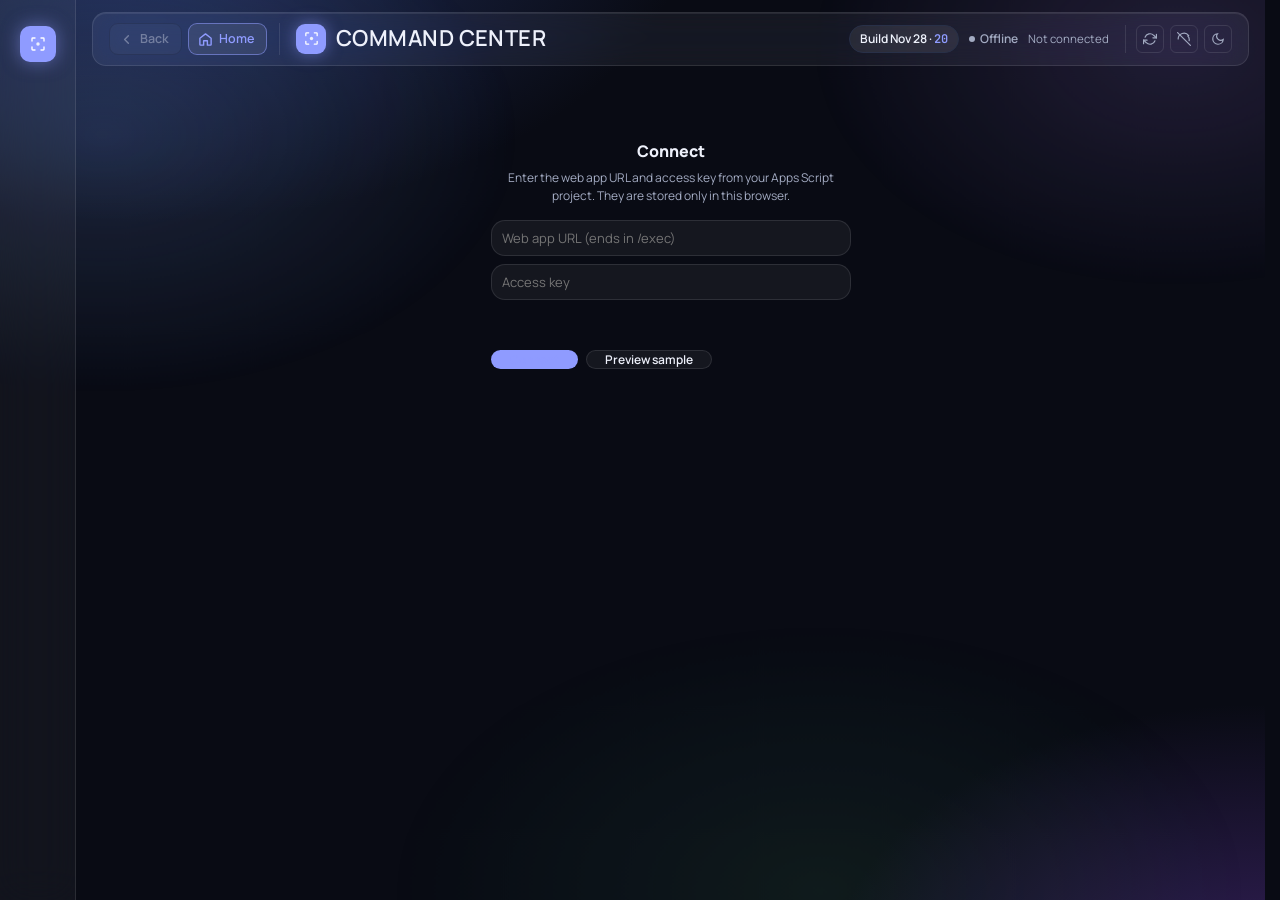
<file: index.html>
<!DOCTYPE html>
<html lang="en">
<head>
<!-- ════════════════════════════════════════════════════════════════════════
     BUILD VERSION — single source of truth: 20261128.20
     Bump this (date.N, +1 each push) AND find/replace every "?v=20261128.20"
     below AND the BUILD constant near the top of the main script, together,
     in the same commit, whenever index.html or any cc-*/views/* file changes.
     Browsers and GitHub Pages' CDN cache by the exact URL including the
     query string, so an unchanged version number means an unchanged URL —
     a real edit can go live on GitHub and still not visibly change for
     anyone whose browser already has the old version cached. The version
     badge next to the live/offline indicator (top right) is how JD confirms
     what's actually loaded without guessing from a hard refresh.
     ════════════════════════════════════════════════════════════════════════ -->
<meta charset="utf-8">
<meta name="viewport" content="width=device-width, initial-scale=1, viewport-fit=cover">
<meta name="color-scheme" content="dark">
<script>try{if(localStorage.getItem("cc_theme")==="light")document.documentElement.setAttribute("data-theme","light")}catch(e){}</script>
<link rel="preconnect" href="https://fonts.googleapis.com"><link rel="preconnect" href="https://fonts.gstatic.com" crossorigin>
<link rel="stylesheet" href="https://fonts.googleapis.com/css2?family=Manrope:wght@400;500;600;700;800&family=JetBrains+Mono:wght@400;500&display=swap">
<title>Command Center</title>
<style>
/* ═══════════════ TOKENS ═══════════════ */
:root {
  --bg:#07090d; --bg2:#0c0f16; --panel:#111520; --panel2:#171d2a;
  --line:#1e2538; --line2:#283048; --text:#eef2f8; --muted:#8792a6;
  --accent:#7aa7ff; --violet:#b18cff; --amber:#f0b450; --red:#ff6b7a;
  --green:#5fd48a; --ring:#586377; --cyan:#5ec8d8;
  --hs:72%; --hl:62%;
  --font: 'Manrope', system-ui, -apple-system, sans-serif;
  --mono: 'JetBrains Mono', 'SF Mono', monospace;
  --r: 10px;
  color-scheme: dark;
}
/* Light/dark is owned by cc-skin.css now (dark by default on bare :root,
   light only via explicit data-theme="light" — never auto from the OS).
   The old @media(prefers-color-scheme:light) override that used to live
   here was MORE specific than cc-skin.css's bare :root rule, so on any
   browser or OS defaulting to light it silently won the cascade and
   overrode the real design system back to a washed-out light theme
   regardless of load order. Removed; data-theme="light" is the only way
   to get light mode now, matching cc-skin.css's own stated contract. */
*,*::before,*::after{box-sizing:border-box}
html,body{height:100%}
body{background:var(--bg);color:var(--text);font-family:var(--font);margin:0;font-size:13px;line-height:1.45;overflow:hidden;-webkit-font-smoothing:antialiased}

/* Aurora bg */
body::after{content:'';position:fixed;inset:0;z-index:-1;pointer-events:none;background:radial-gradient(ellipse 60% 50% at 20% 20%,rgba(122,167,255,.06) 0%,transparent 70%),radial-gradient(ellipse 50% 40% at 80% 70%,rgba(177,140,255,.05) 0%,transparent 70%),radial-gradient(ellipse 40% 60% at 50% 90%,rgba(95,212,138,.04) 0%,transparent 70%);animation:aurora 30s ease-in-out infinite alternate}
@keyframes aurora{0%{opacity:.7;transform:scale(1)}100%{opacity:1;transform:scale(1.05)}}

/* ═══════════════ SHELL ═══════════════ */
/* 2026-11-24 no-scroll pass: the rail and topbar stay put; #app is the one thing that scrolls,
   so switching tabs never means scrolling back up to reach the nav. Doesn't by itself make a
   page's content fit without its own scrollbar — see the per-view trims (Crew log, System
   Sources/Routines) for that part. */
.shell{display:flex;height:100vh;overflow:hidden}
.main{display:flex;flex-direction:column;min-height:0}
.topbar{flex:0 0 auto}
/* #app is a flex column now (was a plain block with overflow:auto): the crumb bar stays its
   natural size (flex:0 0 auto below) and whatever CC.views returns gets the rest. A view that
   doesn't opt in just renders at its natural height like before — nothing here forces anything
   to stretch. A view that DOES opt in (.hp-canvas, see below) gets flex:1 and can therefore fill
   "exactly what's left after the crumb" without any hardcoded pixel math, and clips instead of
   pushing #app's own scrollbar. */
#app{flex:1;min-height:0;overflow:auto;display:flex;flex-direction:column}
/* Full-screen "Knowledge" dashboard canvas — the category landing page, one click off the Wall.
   JD's rule: from the moment you land here, the whole screen is a canvas of modules, and it
   never scrolls as a page. Any one module with a long list scrolls internally instead
   (.hp-mod-scroll) — only the page-level scroll is banned. */
.hp-canvas{flex:1 1 auto;min-height:0;overflow:hidden;display:flex;flex-direction:column;gap:12px}
.hp-canvas-body{flex:1 1 auto;min-height:0;display:grid;gap:12px}
/* Narrow screens: the per-category 2-column grids would squeeze two modules into ~180px each and
   overlap their content. Below 760px the canvas stacks to one column and is allowed to scroll, with
   each module given a workable minimum height instead of being crushed into the split row. */
@media (max-width:760px){
  .hp-canvas{overflow:auto}
  .hp-canvas-body{grid-template-columns:1fr!important;grid-template-rows:none!important;grid-auto-rows:minmax(220px,auto)}
}
.hp-mod{background:var(--glass-bg);-webkit-backdrop-filter:var(--glass-blur);backdrop-filter:var(--glass-blur);box-shadow:var(--glass-sh);border:1px solid var(--line);border-radius:14px;padding:14px 16px;min-height:0;display:flex;flex-direction:column;overflow:hidden;position:relative}
.hp-mod-scroll{overflow-y:auto}
/* A card whose content needs .hp-mod-scroll to fit is, by design, never supposed to look cut
   off — but a thin native scrollbar (invisible until you actually scroll, on most setups) gives
   no hint there's more below. markOverflowingMods() (below, main script) tags any such card with
   .is-overflowing; this fade + chevron is the visible "there's more, scroll for it" cue that was
   otherwise missing, which is what read as truncation rather than an intentional internal scroll. */
.hp-mod.is-overflowing::after{content:"";position:absolute;left:1px;right:1px;bottom:1px;height:22px;border-radius:0 0 13px 13px;background:linear-gradient(to bottom, transparent, var(--glass-bg) 75%);pointer-events:none}
.hp-mod.is-overflowing::before{content:"";position:absolute;right:14px;bottom:6px;width:7px;height:7px;border-right:1.5px solid var(--accent);border-bottom:1.5px solid var(--accent);transform:rotate(45deg);opacity:.8;z-index:1;pointer-events:none}
.hp-mod-title{font-family:var(--mono);font-size:10px;letter-spacing:.12em;text-transform:uppercase;color:var(--muted);font-weight:700;display:flex;align-items:center;gap:6px;justify-content:space-between;flex:0 0 auto;margin-bottom:10px;white-space:nowrap}
.hp-mod-title svg{width:13px;height:13px;flex:0 0 auto;stroke:var(--accent);fill:none;stroke-width:2;stroke-linecap:round;stroke-linejoin:round;opacity:.85}
.hp-mod-body{flex:1 1 auto;min-height:0;display:flex;flex-direction:column}
.hp-mod-ph{flex:1;display:flex;flex-direction:column;align-items:center;justify-content:center;text-align:center;color:var(--muted);font-size:12px;line-height:1.5;border:1.5px dashed var(--line);border-radius:10px;padding:14px;gap:4px}
.hp-mod-ph b{color:var(--text);font-size:12.5px;font-weight:700}
.crumb{flex:0 0 auto}
.rail{width:52px;min-height:100vh;background:var(--panel);border-right:1px solid var(--line);display:flex;flex-direction:column;align-items:center;padding:10px 0 6px;position:fixed;top:0;left:0;z-index:100}
.rail-logo{width:26px;height:26px;border-radius:7px;background:var(--accent);display:grid;place-items:center;font-weight:800;font-size:11px;color:#fff;margin-bottom:12px}
.rail-tabs{display:flex;flex-direction:column;gap:1px;flex:1}
.rail-btn{width:38px;height:38px;border:none;background:transparent;border-radius:8px;color:var(--muted);cursor:pointer;display:flex;align-items:center;justify-content:center;position:relative;transition:background .15s,color .15s}
.rail-btn:hover{background:var(--panel2);color:var(--text)}
.rail-btn[aria-current="true"]{background:var(--accent);color:#fff}
.rail-btn svg{width:18px;height:18px;fill:none;stroke:currentColor;stroke-width:1.8;stroke-linecap:round;stroke-linejoin:round}
.rail-btn .badge{position:absolute;top:3px;right:2px;min-width:14px;height:14px;border-radius:7px;background:var(--red);color:#fff;font-size:9px;font-weight:700;display:flex;align-items:center;justify-content:center;padding:0 3px}
.rail-btn .badge:empty{display:none}
.rail-bottom{margin-top:auto;display:flex;flex-direction:column;gap:1px}
/* 2026-11-26: Quick Links — pinned external links (e.g. Business's "Open Ledger"/"Open sheet") at the
   bottom of the rail. Shift+drag any http(s) link anywhere in the app onto the rail to pin it; a plain
   click on a pin opens it in a new tab, shift+click removes it. Stored in localStorage only — this is a
   per-browser convenience, not hub data. */
.rail-ql{display:flex;flex-direction:column;align-items:center;gap:6px;padding-top:10px}
.rail-ql-div{width:28px;height:1px;background:var(--line);margin-bottom:4px}
.rail-ql-btn{width:34px;height:34px;border:1px solid var(--line);background:var(--card);border-radius:10px;color:var(--accent);font-family:var(--font);font-size:12px;font-weight:700;cursor:pointer;display:flex;align-items:center;justify-content:center;transition:background .15s,border-color .15s}
.rail-ql-btn:hover{background:var(--panel2);border-color:rgba(143,155,255,.55)}
.rail.ql-drag-over{outline:2px dashed var(--accent);outline-offset:-4px}
.rail.ql-drag-over .rail-ql{background:rgba(143,155,255,.08);border-radius:10px}

.main{flex:1;min-width:0;padding:0 16px 20px}

/* ═══════════════ TOPBAR ═══════════════ */
.topbar{display:flex;align-items:center;gap:14px;padding:10px 16px;margin:12px 0 14px;border-radius:14px;background:var(--glass-bg);-webkit-backdrop-filter:var(--glass-blur);backdrop-filter:var(--glass-blur);box-shadow:var(--glass-sh);border:1px solid var(--line);position:sticky;top:0;z-index:50}
.tb-brand{display:flex;align-items:center;gap:10px;flex:1;min-width:0}
.tb-mark{width:30px;height:30px;border-radius:9px;background:var(--accent);display:grid;place-items:center;flex:0 0 auto;box-shadow:0 0 16px color-mix(in srgb,var(--accent) 50%,transparent)}
.tb-mark svg{width:17px;height:17px;fill:none;stroke:#fff;stroke-width:1.8;stroke-linecap:round;stroke-linejoin:round}
.topbar h1{font-size:15px;font-weight:800;letter-spacing:.08em;margin:0;text-transform:uppercase;white-space:nowrap}
.tb-status{display:flex;align-items:center;gap:10px;flex:0 0 auto}
.tb-actions{display:flex;align-items:center;gap:6px;flex:0 0 auto;padding-left:10px;margin-left:2px;border-left:1px solid var(--line)}
.live{display:flex;align-items:center;gap:5px;font-size:11px;color:var(--green);font-weight:600}
.live::before{content:'';width:6px;height:6px;border-radius:50%;background:var(--green);animation:pulse 2s ease infinite}
.live.off{color:var(--muted)}
.live.off::before{background:var(--muted);animation:none}
@keyframes pulse{0%,100%{opacity:1}50%{opacity:.3}}
.sample-tag{font-size:9px;padding:2px 5px;background:var(--amber);color:#000;border-radius:3px;font-weight:700;text-transform:uppercase;letter-spacing:.05em}
.build-tag{font-family:var(--mono);font-size:9.5px;color:var(--muted);letter-spacing:.02em;white-space:nowrap}
.top-btn{width:28px;height:28px;border:1px solid var(--line);background:transparent;border-radius:6px;color:var(--muted);cursor:pointer;display:grid;place-items:center}
.top-btn:hover{background:var(--panel2);color:var(--text)}
.top-btn svg{width:14px;height:14px;fill:none;stroke:currentColor;stroke-width:2;stroke-linecap:round}
.refreshed{font-size:10px;color:var(--muted);font-family:var(--mono)}

/* ═══════════════ STATUS STRIP ═══════════════ */
.ss{display:grid;grid-template-columns:repeat(auto-fit,minmax(130px,1fr));gap:6px;margin-bottom:12px}
.ss-p{display:flex;align-items:center;gap:7px;padding:7px 10px;background:var(--panel);border:1px solid var(--line);border-radius:8px;cursor:pointer;transition:border-color .15s}
.ss-p:hover{border-color:var(--accent)}
.ss-d{width:7px;height:7px;border-radius:50%;flex-shrink:0}
.ss-d.good{background:var(--green)}.ss-d.watch{background:var(--amber)}.ss-d.alert{background:var(--red)}.ss-d.none{background:var(--muted)}
.ss-p b{font-size:11px;font-weight:600}
.ss-p small{font-size:10px;color:var(--muted);margin-left:auto;white-space:nowrap;overflow:hidden;text-overflow:ellipsis;max-width:120px}

/* ═══════════════ SECTION / CARDS ═══════════════ */
.sh{display:flex;align-items:center;gap:6px;margin:14px 0 6px}
.sh h2{font-size:10px;font-weight:700;text-transform:uppercase;letter-spacing:.1em;color:var(--muted);margin:0}
.sh::after{content:'';flex:1;height:1px;background:var(--line)}

/* Breadcrumb for views reached off-rail (Sources, Records, Sheets, Local, Status) — see render() */
.crumb{display:flex;align-items:center;gap:8px;margin-bottom:12px;flex-wrap:wrap}
/* 2026-11-25: these used to be all:unset text links styled like an arrow + a word — JD's call
   that nav controls should read as actual buttons. Real chrome now; Home (always jumps to
   Overview) sits next to Back (steps up one level) so you're never more than one tap from home
   no matter how deep a page goes. When Back's target IS Overview, we only show one button so you
   don't see two identical ones side by side. */
.crumb-back,.crumb-home{display:inline-flex;align-items:center;gap:6px;cursor:pointer;font-size:12px;
  font-weight:600;color:var(--text);padding:7px 13px 7px 11px;border-radius:999px;
  background:var(--panel2);border:1px solid var(--line2)}
.crumb-back:hover,.crumb-home:hover{background:var(--line);border-color:var(--ring)}
.crumb-back svg,.crumb-home svg{width:14px;height:14px;flex:none;fill:none;stroke:currentColor;stroke-width:2.2;stroke-linecap:round;stroke-linejoin:round}
.crumb-t{font-size:11px;letter-spacing:.1em;text-transform:uppercase;color:var(--muted);margin-left:2px}

/* Wall view toggle (Map / Grid) */

/* Wall grid view: fixed 3x2 zones, now built from the shared .wd panel (see wgZone()) */
.wg3{grid-template-columns:repeat(3,minmax(0,1fr))}
.wg3 .wd{min-height:220px;display:flex;flex-direction:column}
.wg3 .ov-rs{flex:1;overflow:auto}
@media(max-width:900px){.wg3{grid-template-columns:1fr}}

.card{background:var(--panel);border:1px solid var(--line);border-radius:8px;padding:10px 12px}
.card-h{display:flex;align-items:center;gap:6px;margin-bottom:8px}
.card-h h3{font-size:12px;font-weight:700;margin:0;flex:1}
.card-h .cnt{font-size:10px;color:var(--muted);font-family:var(--mono)}

/* ═══════════════ STAT TILES ═══════════════ */
.stats{display:grid;grid-template-columns:repeat(auto-fit,minmax(110px,1fr));gap:6px}
.stat{background:var(--panel);border:1px solid var(--line);border-radius:8px;padding:10px 12px}
.stat-v{font-size:22px;font-weight:800;line-height:1;display:flex;align-items:baseline;gap:5px}
.stat-l{font-size:10px;color:var(--muted);font-weight:600;text-transform:uppercase;letter-spacing:.04em;margin-top:2px}
.stat-sp{margin-top:3px}
.stat-sp svg{width:100%;height:20px}
.trend{font-size:11px;font-weight:600}
.trend.up{color:var(--green)}.trend.dn{color:var(--red)}.trend.flat{color:var(--muted)}

/* ═══════════════ COMPACT TABLE ═══════════════ */
.ct{width:100%;border-collapse:collapse;font-size:12px}
.ct th{text-align:left;font-size:9px;text-transform:uppercase;letter-spacing:.08em;color:var(--muted);font-weight:600;padding:3px 6px;border-bottom:1px solid var(--line)}
.ct td{padding:4px 6px;border-bottom:1px solid var(--line);vertical-align:top}
.ct tr:last-child td{border-bottom:none}
.ct tr:hover td{background:var(--panel2)}

/* ═══════════════ DOT / PILL ═══════════════ */
.dot{width:7px;height:7px;border-radius:50%;display:inline-block;vertical-align:middle;flex-shrink:0}
.dot.ok{background:var(--green)}.dot.late{background:var(--amber)}.dot.fail,.dot.stale{background:var(--red)}.dot.none,.dot.nodata{background:var(--muted)}
.fp{display:inline-flex;align-items:center;gap:3px;font-size:9px;font-family:var(--mono);color:var(--muted);padding:1px 5px;border-radius:3px;background:var(--panel2);white-space:nowrap}
.fp .dot{width:5px;height:5px}

/* ═══════════════ ITEM ROWS ═══════════════ */
.ir{display:flex;align-items:baseline;gap:6px;padding:4px 0;border-bottom:1px solid var(--line);font-size:12px}
.ir:last-child{border-bottom:none}
.ir .src{font-size:10px;color:var(--muted);font-family:var(--mono);white-space:nowrap;margin-left:auto;flex-shrink:0}
.due{font-size:10px;padding:1px 5px;border-radius:3px;background:var(--amber);color:#000;font-weight:600;white-space:nowrap;flex-shrink:0}
.due.past{background:var(--red);color:#fff}

/* ═══════════════ LAYOUTS ═══════════════ */
.two{display:grid;grid-template-columns:1fr 1fr;gap:8px}
.three{display:grid;grid-template-columns:1fr 1fr 1fr;gap:8px}
@media(max-width:1000px){.three{grid-template-columns:1fr 1fr}}
@media(max-width:700px){.two,.three{grid-template-columns:1fr}}

/* ═══════════════ CREW ═══════════════ */
.crew-av{width:24px;height:24px;border-radius:50%;display:grid;place-items:center;font-weight:700;font-size:10px;color:#fff;flex-shrink:0}

/* ═══════════════ MESSAGES ═══════════════ */
.mr{display:flex;gap:6px;padding:3px 0;border-bottom:1px solid var(--line);font-size:11px;align-items:baseline}
.mr:last-child{border-bottom:none}
.mr .mf{font-weight:600;white-space:nowrap;min-width:40px}
.mr .ma{color:var(--muted)}
.mr .mt{font-weight:500;color:var(--muted);white-space:nowrap;min-width:40px}
.mr .mx{flex:1;min-width:0;overflow:hidden;text-overflow:ellipsis;white-space:nowrap}
.mr .mti{font-family:var(--mono);color:var(--muted);white-space:nowrap;flex-shrink:0;font-size:10px}

/* ═══════════════ PIPELINE ═══════════════ */
.pipe-s{display:flex;gap:2px;margin-bottom:6px}
.pipe-s span{flex:1;height:3px;border-radius:2px;background:var(--line)}
.pipe-s span.f{background:var(--accent)}
.pc{padding:6px 8px;border:1px solid var(--line);border-radius:5px;margin-bottom:4px}
.pc h4{margin:0;font-size:12px;font-weight:600}
.pc .meta{font-size:10px;color:var(--muted)}
.pc .nx{font-size:11px;margin-top:3px;padding:3px 6px;background:var(--panel2);border-radius:3px}

/* ═══════════════ BODY MAP ═══════════════ */
.bg{display:grid;grid-template-columns:repeat(auto-fill,minmax(68px,1fr));gap:4px}
.bc{padding:5px 6px;border-radius:5px;text-align:center;font-size:10px;font-weight:600;border:1px solid var(--line)}

/* ═══════════════ RECORDS ═══════════════ */
.rd h4{font-size:11px;font-weight:700;margin:0 0 3px;color:var(--accent);text-transform:uppercase;letter-spacing:.04em}
.rd{margin-bottom:8px}
.rr{display:flex;align-items:center;gap:6px;font-size:11px;padding:2px 0}
.rb{flex:0 0 40px;height:3px;background:var(--line);border-radius:2px;overflow:hidden}
.rb i{display:block;height:100%;background:var(--green);border-radius:2px}

/* ═══════════════ PROBLEMS ═══════════════ */
.pr{display:flex;gap:6px;padding:5px 0;border-bottom:1px solid var(--line);font-size:11px;align-items:baseline}
.pr:last-child{border-bottom:none}
.pr .pi{font-family:var(--mono);color:var(--accent);font-weight:600;white-space:nowrap}
.pr .pt{flex:1}
.pr .po{font-size:10px;color:var(--muted);white-space:nowrap}

/* ═══════════════ SKELETONS ═══════════════ */
.sk{animation:shimmer 1.5s ease-in-out infinite alternate}
@keyframes shimmer{0%{opacity:.5}100%{opacity:.15}}
.skl{height:12px;border-radius:3px;background:var(--line);margin-bottom:6px}
.sks{height:60px;border-radius:8px;background:var(--panel);border:1px solid var(--line)}

/* ═══════════════ CONNECT SCREEN ═══════════════ */
.connect{max-width:360px;margin:60px auto;text-align:center}
.connect h3{font-size:16px;font-weight:800;margin:0 0 6px}
.connect p{font-size:12px;color:var(--muted);margin:0 0 16px}
.field{display:block;width:100%;padding:8px 10px;margin-bottom:8px;background:var(--panel2);border:1px solid var(--line);border-radius:6px;color:var(--text);font-family:var(--font);font-size:13px;outline:none}
.field:focus{border-color:var(--accent)}
.acts{display:flex;gap:8px;margin-top:10px}
.btn{padding:7px 14px;border:1px solid var(--line);border-radius:6px;background:transparent;color:var(--text);font-family:var(--font);font-size:12px;font-weight:600;cursor:pointer}
.btn:hover{background:var(--panel2)}
.btn.link{background:var(--accent);border-color:var(--accent);color:#fff}
.btn.link:hover{opacity:.9}
.btn.danger{color:var(--red);border-color:var(--red)}
.btn.danger:hover{background:rgba(255,107,122,.1)}

/* ═══════════════ MOBILE ═══════════════ */
@media(max-width:700px){
  .main{padding-bottom:64px}
  .topbar{flex-wrap:wrap;gap:8px;padding:8px 12px}
  .tb-brand{flex:1 1 100%;order:-1}
  .topbar h1{font-size:13px}
  .refreshed{display:none}
  .mob{position:fixed;bottom:0;left:0;right:0;z-index:100;background:var(--panel);border-top:1px solid var(--line);display:flex;padding:3px 0 max(3px,env(safe-area-inset-bottom,0px))}
  .mob button{flex:1;border:none;background:transparent;color:var(--muted);display:flex;flex-direction:column;align-items:center;gap:1px;padding:5px 0;font-size:9px;font-family:var(--font);cursor:pointer;position:relative}
  .mob button[aria-current="true"]{color:var(--accent)}
  .mob button svg{width:18px;height:18px;fill:none;stroke:currentColor;stroke-width:1.8;stroke-linecap:round;stroke-linejoin:round}
  .mob .badge{position:absolute;top:0;right:calc(50% - 16px);min-width:12px;height:12px;border-radius:6px;background:var(--red);color:#fff;font-size:8px;font-weight:700;display:flex;align-items:center;justify-content:center;padding:0 2px}
  .mob .badge:empty{display:none}
}
@media(min-width:701px){.mob{display:none}}

/* ═══════════════ UTILS ═══════════════ */
.empty{text-align:center;padding:16px;color:var(--muted);font-size:12px}
.rt-s{display:flex;align-items:center;gap:4px;white-space:nowrap}
.sp{display:inline-block;vertical-align:middle}
.sp svg{vertical-align:middle}
.warn-b{border-color:var(--amber)!important}
.error{padding:8px 12px;background:rgba(255,107,122,.12);border:1px solid var(--red);border-radius:6px;font-size:12px;color:var(--red);margin-bottom:8px}
</style>
<!-- Real design system ("Aurora Centered"), Atlas-owned per views/CONTRACT.md.
     Loaded after the shell's own <style> above so these win the cascade for
     shared :root tokens, then the per-module stylesheets each builder's view
     relies on. -->
<link rel="stylesheet" href="cc-design.css?v=20261128.20">
<link rel="stylesheet" href="cc-skin.css?v=20261128.20">
<link rel="stylesheet" href="cc-widgets.css?v=20261128.20">
<link rel="stylesheet" href="cc-pages.css?v=20261128.20">
<link rel="stylesheet" href="cc-sources2.css?v=20261128.20">
<link rel="stylesheet" href="views/views.css?v=20261128.20">
<link rel="stylesheet" href="cc-v2.css?v=20261128.20">
<!-- 2026-11-24 audit: cc-biz.css and cc-systems.css stopped loading, not deleted — see the matching
     note by the script tags below. -->

</head>
<body>
<script src="cc-loader.js?v=20261128.20" onerror="void 0"></script>

<div class="shell">
<nav class="rail" id="rail"></nav>
<div class="main" id="main">
  <div class="topbar">
    <div class="tb-nav" id="tbnav">
      <button type="button" class="tb-navbtn" id="navback" title="Back" disabled><svg viewBox="0 0 24 24"><path d="M15 18l-6-6 6-6"/></svg><span id="navback-l">Back</span></button>
      <button type="button" class="tb-navbtn" id="navhome" title="Home: all categories"><svg viewBox="0 0 24 24"><path d="M3 10l9-7 9 7v10a1 1 0 0 1-1 1h-5v-7H9v7H4a1 1 0 0 1-1-1z"/></svg><span>Home</span></button>
    </div>
    <div class="tb-brand">
      <span class="tb-mark"><svg viewBox="0 0 24 24"><path d="M4 8V5a1 1 0 0 1 1-1h3"/><path d="M16 4h3a1 1 0 0 1 1 1v3"/><path d="M20 16v3a1 1 0 0 1-1 1h-3"/><path d="M8 20H5a1 1 0 0 1-1-1v-3"/><circle cx="12" cy="12" r="2.3" fill="currentColor" stroke="none"/></svg></span>
      <h1>Command Center</h1>
    </div>
    <div class="tb-status">
      <span class="build-tag" id="bver" title="Build loaded in this browser right now — bump it if you need to confirm a change actually went live">v20261125.19</span>
      <span class="live off" id="live-ind">Offline</span>
      <span class="refreshed" id="refreshed"></span>
      <span class="sample-tag" id="stag" hidden>SAMPLE</span>
    </div>
    <div class="tb-actions">
      <button class="top-btn" id="rbtn" title="Refresh"><svg viewBox="0 0 24 24"><path d="M23 4v6h-6M1 20v-6h6"/><path d="M3.51 9a9 9 0 0 1 14.85-3.36L23 10M1 14l4.64 4.36A9 9 0 0 0 20.49 15"/></svg></button>
      <button class="top-btn" id="dbtn" title="Disconnect" hidden><svg viewBox="0 0 24 24"><path d="M18.36 6.64A9 9 0 0 1 20.77 15M2 12a10 10 0 0 1 18-6"/><line x1="1" y1="1" x2="23" y2="23"/></svg></button>
      <button class="top-btn" id="tbtn" title="Theme"><svg viewBox="0 0 24 24"><path d="M21 12.79A9 9 0 1 1 11.21 3a7 7 0 0 0 9.79 9.79z"/></svg></button>
    </div>
  </div>
  <div id="app"></div>
</div>
</div>
<nav class="mob" id="mob"></nav>

<script>
(function(){
"use strict";

/* ══════════ GLOBAL CC NAMESPACE (for external view scripts) ══════════ */
var BUILD="20261128.20"; // keep in sync with every ?v= query string in this file — see the note at the top of <head>
try{var bv=document.getElementById("bver");if(bv){var bm=/^(\d{4})(\d\d)(\d\d)\.(\d+)$/.exec(BUILD),MON=["Jan","Feb","Mar","Apr","May","Jun","Jul","Aug","Sep","Oct","Nov","Dec"];
  /* 2026-11-28, JD's call: "make the version number easier to read". Same number, readable form:
     20261128.20 shows as "Build Nov 28 · 1"; the raw string stays in the tooltip. */
  bv.innerHTML="";bv.appendChild(document.createTextNode(bm?"Build "+MON[+bm[2]-1]+" "+(+bm[3])+" · ":"Build "));var bn=document.createElement("b");bn.textContent=bm?bm[4]:BUILD;bv.appendChild(bn);bv.title="Build "+BUILD+" loaded in this browser"}}catch(e){}
window.CC = window.CC || {};
CC.views = CC.views || {};
CC.subviews = CC.subviews || {};

/* ══════════ CONFIG ══════════ */
/* Command Center's own mark: a targeting frame around a center dot — reused for both the rail's
   top mark and the topbar brand icon so the two read as the same identity. */
var CC_MARK_ICON='<path d="M4 8V5a1 1 0 0 1 1-1h3"/><path d="M16 4h3a1 1 0 0 1 1 1v3"/><path d="M20 16v3a1 1 0 0 1-1 1h-3"/><path d="M8 20H5a1 1 0 0 1-1-1v-3"/><circle cx="12" cy="12" r="2.3" fill="currentColor" stroke="none"/>';
/* 2026-11-25: while the build is in progress, the rail only shows Overview + Build (JD's call —
   everything else is still fully reachable, just not in the rail: TAB isn't restricted to rail
   ids, and the off-rail crumb bar below (render()) covers navigating to a hidden tab). The other
   five entries stay defined, commented out, so restoring the full rail later is a one-line
   uncomment, not a rebuild. */
var TABS=[
  {id:"wall",l:"Overview",i:'<path d="M3 9l9-7 9 7v11a2 2 0 0 1-2 2H5a2 2 0 0 1-2-2z"/><polyline points="9 22 9 12 15 12 15 22"/>'},
  // {id:"today",l:"Today",i:'<rect x="3" y="4" width="18" height="18" rx="2"/><line x1="16" y1="2" x2="16" y2="6"/><line x1="8" y1="2" x2="8" y2="6"/><line x1="3" y1="10" x2="21" y2="10"/>'},
  // {id:"biz",l:"Business",i:'<line x1="12" y1="20" x2="12" y2="10"/><line x1="18" y1="20" x2="18" y2="4"/><line x1="6" y1="20" x2="6" y2="16"/>'},
  // {id:"priv",l:"Private",i:'<rect x="3" y="11" width="18" height="11" rx="2"/><path d="M7 11V7a5 5 0 0 1 10 0v4"/>'},
  // {id:"sys",l:"System",i:'<circle cx="12" cy="12" r="3"/><path d="M19.4 15a1.65 1.65 0 0 0 .33 1.82l.06.06a2 2 0 1 1-2.83 2.83l-.06-.06a1.65 1.65 0 0 0-1.82-.33 1.65 1.65 0 0 0-1 1.51V21a2 2 0 0 1-4 0v-.09A1.65 1.65 0 0 0 9 19.4a1.65 1.65 0 0 0-1.82.33l-.06.06a2 2 0 1 1-2.83-2.83l.06-.06A1.65 1.65 0 0 0 4.68 15a1.65 1.65 0 0 0-1.51-1H3a2 2 0 0 1 0-4h.09A1.65 1.65 0 0 0 4.6 9a1.65 1.65 0 0 0-.33-1.82l-.06-.06a2 2 0 1 1 2.83-2.83l.06.06A1.65 1.65 0 0 0 9 4.68a1.65 1.65 0 0 0 1-1.51V3a2 2 0 0 1 4 0v.09a1.65 1.65 0 0 0 1 1.51 1.65 1.65 0 0 0 1.82-.33l.06-.06a2 2 0 1 1 2.83 2.83l-.06.06A1.65 1.65 0 0 0 19.4 9a1.65 1.65 0 0 0 1.51 1H21a2 2 0 0 1 0 4h-.09a1.65 1.65 0 0 0-1.51 1z"/>'},
  {id:"build",l:"Update",i:'<path d="M14.7 6.3a1 1 0 0 0 0 1.4l1.6 1.6a1 1 0 0 0 1.4 0l3.77-3.77a6 6 0 0 1-7.94 7.94l-6.91 6.91a2.12 2.12 0 0 1-3-3l6.91-6.91a6 6 0 0 1 7.94-7.94z"/>'}
  // {id:"crew",l:"Crew",i:'<path d="M17 21v-2a4 4 0 0 0-4-4H5a4 4 0 0 0-4 4v2"/><circle cx="9" cy="7" r="4"/><path d="M23 21v-2a4 4 0 0 0-3-3.87"/><path d="M16 3.13a4 4 0 0 1 0 7.75"/>'}
];
var CREW=[
  {k:"claude",n:"Atlas",c:"var(--accent)",r:"Ops lead"},
  {k:"muse",n:"Luna",c:"var(--violet)",r:"Researcher"},
  {k:"chatgpt",n:"Argus",c:"var(--green)",r:"QA + push"},
  {k:"claude-jdm",n:"Athena",c:"var(--amber)",r:"Strategy"},
  {k:"iphone",n:"Orion",c:"var(--cyan)",r:"Phone telemetry"}
];
var TAB="wall",D=null;
var REFRESH_MS=5*60*1000;  // auto-refresh every 5 minutes
var refreshTimer=null;
var lastLoadTime=null;

/* ══════════ DOM ══════════ */
function h(t,p){var e=document.createElement(t);if(p)for(var k in p){var v=p[k];if(v==null||v===false)continue;if(k==="class")e.className=v;else if(k.indexOf("on")===0)e.addEventListener(k.slice(2),v);else e.setAttribute(k,v)}for(var i=2;i<arguments.length;i++){var c=arguments[i];if(c==null||c===false)continue;if(Array.isArray(c))c.forEach(function(x){if(x)e.appendChild(typeof x==="string"?document.createTextNode(x):x)});else e.appendChild(typeof c==="string"?document.createTextNode(c):c)}return e}
/* 2026-11-28, JD's standing rule: never show emojis anywhere in the Command Center. Data written by
   routines (board posts, event titles, names) can carry them, so every text node added to the page
   is cleaned as it lands. Icons and symbols drawn as SVG are untouched. */
(function(){var RE=/[\u{1F000}-\u{1FAFF}\u{2600}-\u{27BF}\u{2B00}-\u{2BFF}\u{FE0F}\u{200D}\u{20E3}\u{E0020}-\u{E007F}]/gu,KEEP=/[\u2713\u2715\u2192\u2190\u2197]/;
function fix(n){if(n.nodeType===3){var v=n.nodeValue;if(v&&RE.test(v)){RE.lastIndex=0;var o=v.replace(RE,function(c){return KEEP.test(c)?c:""}).replace(/^\s+(?=\S)/,function(w){return /^\s/.test(v)?w:""});if(o!==v)n.nodeValue=o.replace(/ {2,}/g," ")}RE.lastIndex=0}else if(n.nodeType===1&&n.tagName!=="SCRIPT"&&n.tagName!=="STYLE"){var w=document.createTreeWalker(n,4),t;while((t=w.nextNode()))fix(t);if(n.title&&RE.test(n.title)){RE.lastIndex=0;n.title=n.title.replace(RE,"")}RE.lastIndex=0}}
function start(){fix(document.body);new MutationObserver(function(ms){ms.forEach(function(m){if(m.type==="characterData")fix(m.target);else m.addedNodes.forEach(fix)})}).observe(document.body,{childList:true,subtree:true,characterData:true})}
if(document.body)start();else document.addEventListener("DOMContentLoaded",start)})();
/* 2026-11-27, JD's call: "by pressing Shift, all the button[s] Shift should reveal a button that
   goes to an external source." A body-level class (toggled on window blur too, since keyup never
   fires if Shift was released while the tab was unfocused — e.g. alt-tabbing away) is the simplest
   way for any tile's CSS, anywhere in the app, to reveal its own external-link affordance with a
   plain `.shift-held .tile-extlink{display:flex}` rule, with no per-component JS wiring needed. */
document.addEventListener("keydown",function(e){if(e.key==="Shift")document.body.classList.add("shift-held")});
document.addEventListener("keyup",function(e){if(e.key==="Shift")document.body.classList.remove("shift-held")});
window.addEventListener("blur",function(){document.body.classList.remove("shift-held")});
/* 2026-11-24 beautification pass: shared "view all" overlay. Any view can trim a long list down
   to a few rows and hand the full content to CC.sheet(title, node) instead of letting the page
   grow taller than the viewport — the alternative-to-scrolling navigation the no-scroll pass needs.
   Closes on backdrop click, the X, or Escape. */
CC.sheet=function(title,node){
  var old=document.getElementById("ccsheet");if(old)old.remove();
  var wrap=h("div",{id:"ccsheet",class:"ccsheet",onclick:function(e){if(e.target===wrap)close()}});
  function close(){wrap.remove();document.removeEventListener("keydown",onKey)}
  function onKey(e){if(e.key==="Escape")close()}
  document.addEventListener("keydown",onKey);
  var card=h("div",{class:"ccsheet-card"},
    h("div",{class:"ccsheet-h"},h("span",{class:"ccsheet-t"},title),h("button",{type:"button",class:"ccsheet-x",onclick:close,"aria-label":"Close"},"✕")),
    h("div",{class:"ccsheet-b"},node));
  wrap.appendChild(card);document.body.appendChild(wrap);
  return close;
};
function iso(m){return new Date(Date.now()-m*60000).toISOString()}
function ago(s){if(!s)return"—";var m=Math.round((Date.now()-new Date(s).getTime())/60000);if(m<1)return"now";if(m<60)return m+"m";var hr=Math.round(m/60);if(hr<48)return hr+"h";return Math.round(hr/24)+"d"}
function usd(n){return"$"+Math.round(n).toLocaleString("en-US")}
function clk(s){if(!s)return"";return new Date(s).toLocaleTimeString([],{hour:"numeric",minute:"2-digit"})}

/* Sparkline */
function sp(vals,w,ht,col){
  w=w||56;ht=ht||18;if(!vals||vals.length<2)return h("span",{class:"sp"});
  var mn=Math.min.apply(null,vals),mx=Math.max.apply(null,vals),rn=mx-mn||1;
  var pts=vals.map(function(v,i){return(i/(vals.length-1)*w).toFixed(1)+","+(ht-2-(v-mn)/rn*(ht-4)).toFixed(1)}).join(" ");
  var s=document.createElementNS("http://www.w3.org/2000/svg","svg");
  s.setAttribute("width",w);s.setAttribute("height",ht);s.setAttribute("viewBox","0 0 "+w+" "+ht);
  var p=document.createElementNS("http://www.w3.org/2000/svg","polyline");
  p.setAttribute("points",pts);p.setAttribute("fill","none");p.setAttribute("stroke",col||"var(--accent)");p.setAttribute("stroke-width","1.5");p.setAttribute("stroke-linecap","round");p.setAttribute("stroke-linejoin","round");
  s.appendChild(p);var el=h("span",{class:"sp"});el.appendChild(s);return el;
}
/* Freshness pill */
function fp(ts,rhy){
  if(!ts)return h("span",{class:"fp"},h("span",{class:"dot none"}),"—");
  var age=(Date.now()-(typeof ts==="number"?ts:new Date(ts).getTime()))/60000;
  var lv=age<=rhy*1.5?"ok":age<=rhy*3?"late":"stale";
  var t=age<60?Math.round(age)+"m":age<1440?Math.round(age/60)+"h":Math.round(age/1440)+"d";
  return h("span",{class:"fp"},h("span",{class:"dot "+lv}),t);
}
/* Trend */
function tr(vals){
  if(!vals||vals.length<2)return null;
  var l=vals[vals.length-1],p=vals[vals.length-2],pct=p?Math.round((l-p)/p*100):0;
  if(pct>0)return h("span",{class:"trend up"},"↑"+pct+"%");
  if(pct<0)return h("span",{class:"trend dn"},"↓"+Math.abs(pct)+"%");
  return h("span",{class:"trend flat"},"→");
}
/* Section header */
function sh(title,extra){var e=h("div",{class:"sh"},h("h2",null,title));if(extra)e.insertBefore(extra,e.lastChild);return e}

/* ══════════ DATA NORMALIZATION ══════════ */
/* API returns full field names. Internal views use short names for compactness.
   This layer normalizes once at load time so all view code works with either. */
var NOT_LEADS = /\b(zola|the knot|theknot|wedding\s?pro)\b/i;

function normalizeData(d){
  /* Items: .module → .mod, .source → .src */
  if(d.items){
    d.allItems = d.items.slice(); // keep original for applySeen
    d.items = d.items.map(function(it){
      var o = {};
      for(var k in it) o[k] = it[k];
      if(o.module && !o.mod) o.mod = o.module;
      if(o.source && !o.src) o.src = o.source;
      return o;
    });
    d.allItems = d.items.slice();
    // Filter out fake leads (Zola, The Knot, WeddingPro)
    d.items = d.items.filter(function(i){
      if(!(i.tab === "Business" && i.mod === "Leads")) return true;
      return !NOT_LEADS.test((i.src || "") + " " + (i.text || ""));
    });
  }
  /* Routines: .cadence_min → .cad, .last_run → .last, compute .st */
  if(d.routines){
    d.routines = d.routines.map(function(r){
      var o = {};
      for(var k in r) o[k] = r[k];
      if(o.cadence_min != null && o.cad == null) o.cad = o.cadence_min;
      if(o.last_run !== undefined && o.last === undefined) o.last = o.last_run;
      // Compute .st (status shorthand) if not already set
      if(!o.st){
        if(!o.last && !o.last_run) o.st = "nodata";
        else if(o.last_status === "fail" || o.status === "fail") o.st = "fail";
        else {
          var ageMin = (Date.now() - new Date(o.last || o.last_run).getTime()) / 60000;
          var cad = o.cad || o.cadence_min || 1440;
          o.st = ageMin > cad * 3 ? "stale" : ageMin > cad * 1.5 ? "late" : "ok";
        }
      }
      return o;
    });
  }
  /* Usage: .writer → .w, .percent → .pct, .read_time → .read, .reset_time → .reset */
  if(d.usage){
    d.usage = d.usage.map(function(u){
      var o = {};
      for(var k in u) o[k] = u[k];
      if(o.writer && !o.w) o.w = o.writer;
      if(o.percent != null && o.pct == null) o.pct = o.percent;
      if(o.read_time && !o.read) o.read = o.read_time;
      if(o.reset_time && !o.reset) o.reset = o.reset_time;
      return o;
    });
  }
  /* Problems: .problem → .p, .owner → .own, .status → .st */
  if(d.problems){
    // Fix shifted rows first (from production fixData)
    d.problems.forEach(function(p){
      if(/^\d{4}-\d\d-\d\d/.test(String(p.status || ""))){
        p.opened = p.status; p.status = p.owner; p.owner = p.options; p.options = "";
      }
    });
    d.problems = d.problems.map(function(p){
      var o = {};
      for(var k in p) o[k] = p[k];
      if(o.problem && !o.p) o.p = o.problem;
      if(o.owner && !o.own) o.own = o.owner;
      if(o.status && !o.st) o.st = o.status;
      return o;
    });
  }
  /* Config: array of {key,value} rows → lookup map */
  if(d.config){
    var cfgMap={};
    d.config.forEach(function(c){if(c&&c.key!=null)cfgMap[c.key]=c.value});
    d._cfg=cfgMap;
  }
  return d;
}

/* ══════════ CONTRACT API HELPERS ══════════
   These back the api.* surface documented in views/CONTRACT.md and used by
   Luna/Argus/Athena's external view modules (views/system.js, cc-widgets.js, etc).
   Most of their calls are already guarded (api.X ? api.X() : fallback), so a
   missing method degrades a widget rather than crashing the page — but a few
   (api.nowMs() in views/system.js, api.clock/clockRange/shortName in cc-widgets.js
   Today) are called unconditionally, which is why System/Today were silently
   falling back to the built-in views below. */
function nowMs(){return Date.now()}
function cfgVal(key){return D&&D._cfg?D._cfg[key]:undefined}
function sheetAt(){return lastLoadTime}
function svgEl(tag,attrs,kids){
  var e=document.createElementNS("http://www.w3.org/2000/svg",tag);
  if(attrs)for(var k in attrs){if(attrs[k]==null||attrs[k]===false)continue;e.setAttribute(k,attrs[k])}
  (kids||[]).forEach(function(c){if(c)e.appendChild(c)});
  return e;
}
function iconFor(name){
  var t=TABS.find(function(x){return x.id===name||x.l.toLowerCase()===String(name).toLowerCase()});
  var svg=svgEl("svg",{viewBox:"0 0 24 24"});
  if(t)svg.innerHTML=t.i;
  return svg;
}
/* "7:30 AM to 3:30 PM" → [7.5, 15.5]; null if no range in the text */
function clockRange(text){
  var s=String(text||"");
  var m=s.match(/\b(\d{1,2})(?::(\d{2}))?\s*(AM|PM)\s*(?:to|-|–|—)\s*(\d{1,2})(?::(\d{2}))?\s*(AM|PM)\b/i);
  if(!m)return null;
  function h12(hh,mm,ap){var H=parseInt(hh,10)%12+(/PM/i.test(ap)?12:0);return H+(parseInt(mm||"0",10)/60)}
  return [h12(m[1],m[2],m[3]),h12(m[4],m[5],m[6])];
}
/* first single clock time in the text → decimal hour, else null */
function clockOne(text){
  var s=String(text||"");
  var m=s.match(/\b(\d{1,2})(?::(\d{2}))?\s*(AM|PM)\b/i);
  if(!m)return null;
  var H=parseInt(m[1],10)%12+(/PM/i.test(m[3])?12:0);
  return H+(parseInt(m[2]||"0",10)/60);
}
var WEEKDAYS=["sunday","monday","tuesday","wednesday","thursday","friday","saturday"];
/* "today"/"tomorrow"/a weekday name in the text → whole days from now, else null */
function dayOffset(text){
  var s=String(text||"").toLowerCase();
  if(/\btoday\b|\btonight\b/.test(s))return 0;
  if(/\btomorrow\b/.test(s))return 1;
  for(var i=0;i<7;i++){
    if(new RegExp("\\b"+WEEKDAYS[i]+"\\b").test(s)){
      var now=new Date(),cur=now.getDay(),diff=(i-cur+7)%7;
      return diff===0?7:diff; // a bare weekday name means the NEXT one, not today
    }
  }
  return null;
}
/* trim an item's text down to a chip-sized label */
function shortName(text){
  var s=String(text||"").trim();
  var cut=s.search(/\s[-–—|]\s|\.\s|:\s/);
  if(cut>8&&cut<70)s=s.slice(0,cut);
  if(s.length>70)s=s.slice(0,67)+"…";
  return s;
}
/* {state,text} for the freshest routine tied to a module name */
function moduleStatus(name){
  if(!D||!D.routines)return null;
  var rs=D.routines.filter(function(r){return r.module===name||r.mod===name});
  if(!rs.length)return null;
  var worst=rs.some(function(r){return r.st==="fail"})?"fail":rs.some(function(r){return r.st==="stale"||r.st==="late"})?"late":rs.every(function(r){return r.st==="nodata"})?"nodata":"ok";
  return {state:worst,text:worst==="ok"?"on time":worst==="late"?"running late":worst==="fail"?"failed":"no data yet"};
}
/* every Summary row for a section, newest-ish first (Summary only ever carries one row per section today) */
function summaryRows(section){
  if(!D||!D.summary)return [];
  return D.summary.filter(function(s){return s.section===section});
}
/* "good" | "watch" | "alert" | null for a section, straight from the Summary tab */
function summaryStatus(section){
  var row=summaryRows(section)[0];
  return row?row.status:null;
}
function crewTuples(){return CREW.map(function(c){return [c.k,c.n,c.c,c.r]})}

/* ══════════ SAMPLE DATA ══════════ */
function sampleData(){
  return{
    now:new Date().toISOString(),sample:true,
    summary:[
      {section:"Today",headline:"2 items due",status:"watch"},
      {section:"Business",headline:"Pipeline healthy",status:"good"},
      {section:"Private",headline:"Week on track",status:"good"},
      {section:"System",headline:"3 problems open",status:"watch"},
      {section:"Crew",headline:"All active",status:"good"}
    ],
    items:[
      {tab:"Today",mod:"Watch",text:"Pool rec swim cancelled today",src:"Facility",time:iso(40)},
      {tab:"Today",mod:"Watch",text:"Scholarship email approval due today",src:"Clarkson",time:iso(160),due:new Date(Date.now()+8*3600000).toISOString()},
      {tab:"Today",mod:"Calendar",text:"Work shift 7:30 AM – 3:30 PM",src:"Calendar",time:iso(160)},
      {tab:"Today",mod:"Calendar",text:"Summer scheduling info due today",src:"Clarkson",time:iso(160),due:new Date(Date.now()+8*3600000).toISOString()},
      {tab:"Today",mod:"Weather",text:"Flyable. Gusts to 16 mph late morning.",src:"Forecast",time:iso(160)},
      {tab:"Business",mod:"Leads",text:"New portrait inquiry logged. Recommended action: Reply within 2 hours with availability and pricing.",src:"Form log",time:iso(180)},
      {tab:"Business",mod:"Money",text:"Invoice due: $480. 2 open deals. Collected YTD: $12,400. Sessions next 14d: 2.",src:"Ledger summary",time:iso(200)},
      {tab:"Business",mod:"Waiting",text:"Booking confirmation draft waiting on your approval",src:"Draft queue",time:iso(1500)},
      {tab:"Business",mod:"Competitors",text:"Most new followers, last 7 days: competitor_a +12 (1,340 total), competitor_b +8 (890 total). Most new posts, last 7 days: competitor_c 4 posts. Pricing moves in the last 2 days: none read. JD Meyers Productions: 627 followers, up 3 in 7 days",src:"Instagram",time:iso(90)},
      {tab:"Business",mod:"Nurturing",text:"Lauren | Stage: Contract | Event: Wedding, date TBD | Last contact: 2026-11-20 | Next: Send contract (tonight) | Need: Second shooter",src:"Nurture",time:iso(300)},
      {tab:"Business",mod:"Nurturing",text:"Maya | Stage: Deposit | Event: Wedding, in 2 months | Last contact: 2026-11-21 | Next: Send timeline | Need: Venue address",src:"Nurture",time:iso(300)},
      {tab:"Business",mod:"Ledger",text:"JDM-2026-31 | Client: Jennah S. | Service: Photoshoot | Date: 2026-12-07 | Status: Confirmed | Payment: Paid | Total: 175 | Collected: 175",src:"Ledger",time:iso(200)},
      {tab:"Business",mod:"Ledger",text:"JDM-2027-01 | Client: Lauren | Service: Wedding | Date: 2027-10-29 | Status: Contract Sent | Payment: Negotiating | Total: 2900 | Collected: 0",src:"Ledger",time:iso(200)},
      {tab:"Business",mod:"Ledger",text:"JDM-2026-27 | Client: Maya K. | Service: Wedding Video | Date: 2027-01-22 | Status: Coming Up | Payment: Deposit Paid | Total: 2200 | Collected: 550",src:"Ledger",time:iso(200)},
      {tab:"Business",mod:"Ledger",text:"JDM-2026-22 | Client: Ken & Tashell | Service: Wedding Video | Date: 2026-10-09 | Status: Being Edited | Payment: Paid | Total: 1175 | Collected: 1175",src:"Ledger",time:iso(200)},
      {tab:"Business",mod:"Ledger",text:"JDM-2026-15 | Client: Dev | Service: Photoshoot | Date: 2026-11-03 | Status: Complete | Payment: Balance Due | Total: 320 | Collected: 120",src:"Ledger",time:iso(200)},
      {tab:"Business",mod:"Marketing",text:"Ads conversion upload ran clean",src:"Ads log",time:iso(240)},
      {tab:"Private",mod:"Health",text:"Sleep 7h 12m",src:"Orion",time:iso(160)},
      {tab:"Private",mod:"Health",text:"Workout: 4 exercises, 13 sets, 25 cardio min",src:"FitNotes",time:iso(1500)},
      {tab:"Private",mod:"Health",text:"Workout: 4 exercises, 10 sets",src:"FitNotes",time:iso(2940)},
      {tab:"Private",mod:"Health",text:"Workout: 3 exercises, 9 sets",src:"FitNotes",time:iso(4380)},
      {tab:"Private",mod:"Health",text:"Phone: battery 100%, Wi-Fi, Focus on, home",src:"Orion β",time:iso(480)},
      {tab:"Private",mod:"Health",text:"Phone: battery 92%, Wi-Fi, Focus on, home",src:"Orion β",time:iso(360)},
      {tab:"Private",mod:"Health",text:"Phone: battery 71%, Wi-Fi, Focus off, away",src:"Orion β",time:iso(240)},
      {tab:"Private",mod:"Health",text:"Phone: battery 48%, Wi-Fi, Focus off, away",src:"Orion β",time:iso(120)},
      {tab:"Private",mod:"Guard",text:"Pre-drill pack reminder due Wednesday",src:"Guard schedule",time:iso(2000),due:new Date(Date.now()+3*86400000).toISOString()},
      {tab:"Private",mod:"Shooting",text:"Last session: 150 rds, 72% accuracy, 11/15 qual",src:"Range log",time:iso(10080)},
      {tab:"Records",mod:"Personal",text:"Identity | 12 | 8 | 10",src:"Registry",time:iso(2000)},
      {tab:"Records",mod:"Personal",text:"Passport | 3 | 3 | 3",src:"Registry",time:iso(2000),due:new Date(Date.now()+400*86400000).toISOString()},
      {tab:"Records",mod:"Military",text:"DD-214 | 2 | 2 | 2",src:"Registry",time:iso(2000)},
      {tab:"Records",mod:"Military",text:"Training Certs | 8 | 5 | 6",src:"Registry",time:iso(2000)},
      {tab:"Records",mod:"Business",text:"Licenses | 4 | 4 | 4",src:"Registry",time:iso(2000)},
      {tab:"Records",mod:"Education",text:"Transcripts | 3 | 3 | 2",src:"Registry",time:iso(2000)},
      {tab:"Records",mod:"Finance",text:"Tax returns | 6 | 6 | 6",src:"Registry",time:iso(2000)},
      {tab:"Records",mod:"Vehicle",text:"Registration | 2 | 2 | 1",src:"Registry",time:iso(2000),due:new Date(Date.now()+90*86400000).toISOString()},
      {tab:"Records",mod:"Expiring",text:"Vehicle registration | Vehicle",due:new Date(Date.now()+90*86400000).toISOString(),src:"Registry",time:iso(2000)}
    ],
    routines:[
      {routine:"Brief run",tab:"Today",cad:1440,last:iso(160),st:"ok"},
      {routine:"Calendar pull",tab:"Today",cad:1440,last:iso(160),st:"ok"},
      {routine:"Forecast pull",tab:"Today",cad:1440,last:iso(160),st:"ok"},
      {routine:"Form ingest",tab:"Business",cad:60,last:iso(25),st:"ok"},
      {routine:"Client-event watch",tab:"Business",cad:60,last:iso(25),st:"ok"},
      {routine:"Competitor sync",tab:"Business",cad:1440,last:iso(90),st:"ok"},
      {routine:"Local events pull",tab:"Local",cad:1440,last:iso(160),st:"ok"},
      {routine:"Scanner watch",tab:"Local",cad:30,last:iso(20),st:"ok"},
      {routine:"Chatter sweep",tab:"Local",cad:60,last:iso(400),st:"late"},
      {routine:"Health sync",tab:"Private",cad:1440,last:null,st:"nodata"},
      {routine:"Finance popup",tab:"Private",cad:1440,last:iso(1500),st:"late"},
      {routine:"Drill schedule",tab:"Private",cad:10080,last:iso(2000),st:"ok"},
      {routine:"Usage read",tab:"System",cad:1440,last:iso(30),st:"ok"},
      {routine:"Run log writer",tab:"System",cad:60,last:iso(700),st:"fail"},
      {routine:"Problem register",tab:"System",cad:1440,last:iso(300),st:"ok"}
    ],
    usage:[
      {w:"claude",pct:38,read:iso(30),reset:new Date(Date.now()+7*86400000).toISOString()},
      {w:"muse",pct:42,read:iso(45),reset:new Date(Date.now()+7*86400000).toISOString()},
      {w:"chatgpt",pct:67,read:iso(60),reset:new Date(Date.now()+3*86400000).toISOString()},
      {w:"claude-jdm",pct:81,read:iso(90),reset:new Date(Date.now()+5*86400000).toISOString()}
    ],
    messages:[
      {from:"claude",to:"muse",text:"🟢 Hub serves Summary, Sections and Messages.",time:iso(240)},
      {from:"muse",to:"claude",text:"🟢 Summary rows written for all six sections.",time:iso(220)},
      {from:"chatgpt",to:"claude",text:"🟢 Write test worked.",time:iso(205)},
      {from:"claude",to:"chatgpt",text:"🟡 Please design-check the hub.",time:iso(190)},
      {from:"muse",to:"claude",text:"🔴 Five jobs blocked by a safety check.",time:iso(170)},
      {from:"chatgpt",to:"claude",text:"🟡 QA: 7 pass, 1 fail, 2 unverified.",time:iso(150)},
      {from:"claude",to:"all",text:"🟢 Push rules are in the repo.",time:iso(120)},
      {from:"muse",to:"claude",text:"🟡 PUSH CLAIM: four pages.",time:iso(95)},
      {from:"muse",to:"claude",text:"🔴 Push rejected for access.",time:iso(80)},
      {from:"claude",to:"muse",text:"🟢 Use the API write route.",time:iso(70)},
      {from:"chatgpt",to:"claude",text:"🟢 PUSHED: four files.",time:iso(55)},
      {from:"muse",to:"claude",text:"🟢 PUSHED: four pages.",time:iso(40)},
      {from:"claude",to:"all",text:"🟢 Hub links are pushed.",time:iso(20)},
      {from:"muse",to:"claude",text:"🟡 Checking data names on live pages.",time:iso(4)}
    ],
    problems:[
      {id:"B-001",p:"Forwarding filter not created",impact:"Lead counts off",own:"JD",st:"open"},
      {id:"B-002",p:"Chatter sweeps no result",impact:"1 in 12 runs empty",own:"Luna",st:"open"},
      {id:"B-003",p:"Brief shows repo name",impact:"Duplicate naming",own:"Luna",st:"open"}
    ],
    sleepH:[7.2,6.5,7.8,5.9,7.1,6.5,7.2],
    workH:[13,10,9,10,12,0,13]
  };
}

/* ══════════ DATA HELPERS ══════════ */
function its(tab,mod){if(!D)return[];return(D.items||[]).filter(function(i){return i.tab===tab&&(!mod||i.mod===mod)}).sort(function(a,b){return new Date(b.time)-new Date(a.time)})}
function newest(list){if(!list.length)return null;return list.reduce(function(b,i){var t=new Date(i.time).getTime();return t>b?t:b},0)}
function sumOf(s){if(!D)return null;return(D.summary||[]).find(function(x){return x.section===s})}
function parseLed(){
  return its("Business","Ledger").map(function(r){
    var ps=r.text.split("|").map(function(s){return s.trim()}),o={raw:r};
    ps.forEach(function(p){var m=/^([A-Za-z ]+):\s*(.*)$/.exec(p);if(m)o[m[1].toLowerCase().replace(/\s+/g,"_")]=m[2];else if(!o.id_)o.id_=p});
    o.total=parseInt(o.total)||0;o.collected=parseInt(o.collected)||0;o.balance=o.total-o.collected;return o;
  });
}
function parseNur(){
  var STAGES=["Inquiry","Talking","Contract","Deposit","Booked"];
  return its("Business","Nurturing").map(function(r){
    var ps=r.text.split("|").map(function(s){return s.trim()}),o={name:ps[0],raw:r};
    ps.slice(1).forEach(function(p){var m=/^([A-Za-z_ ]+):\s*(.*)$/.exec(p);if(m)o[m[1].toLowerCase().replace(/\s+/g,"_")]=m[2]});
    o.six=Math.max(0,STAGES.map(function(s){return s.toLowerCase()}).indexOf((o.stage||"").toLowerCase()));
    o.next=(o.next||"").split(/;\s*/).filter(Boolean);o.need=(o.need||"").split(/;\s*/).filter(Boolean);return o;
  });
}
function parseRec(){
  var recs=its("Records"),groups={},exp=[];
  recs.forEach(function(r){
    if(r.mod==="Expiring"){var p=r.text.split("|").map(function(s){return s.trim()});exp.push({name:p[0],dom:p[1]||"",due:r.due});return}
    var ps=r.text.split("|").map(function(s){return s.trim()}),dom=r.mod||"Other";
    (groups[dom]=groups[dom]||[]).push({type:ps[0]||"",n:parseInt(ps[1])||0,hard:parseInt(ps[2])||0,dig:parseInt(ps[3])||0,due:r.due||""});
  });
  return{groups:groups,exp:exp.sort(function(a,b){return(new Date(a.due||0))-(new Date(b.due||0))})};
}
function badges(){
  if(!D)return{};
  var dt=its("Today").filter(function(i){return i.due}).length;
  var bn=its("Business","Leads").length+its("Business","Waiting").length;
  var sp=(D.problems||[]).length+(D.routines||[]).filter(function(r){return r.st==="fail"||r.st==="late"}).length;
  var ca=(D.messages||[]).filter(function(m){return m.text&&m.text.indexOf("🔴")>-1}).length;
  return{wall:dt+bn,today:dt,biz:bn,sys:sp,crew:ca};
}

/* ══════════ VIEWS ══════════ */

/* ── WALL ── */
function vWall(){
  /* 2026-11-24 design pass: fallback only (shown if CC.views.Wall / cc-pages.js throws). Moved onto
     the same .wd/.ov-nums/.ov-rs components the real hub map uses, so a thrown error doesn't also
     drop the visitor into a different-looking app. */
  var el=h("div",{class:"wdpage"});
  var strip=h("div",{class:"ss"});
  (D.summary||[]).forEach(function(s){
    strip.appendChild(h("div",{class:"ss-p",onclick:function(){
      var t=s.section==="Today"?"today":s.section==="Business"?"biz":s.section==="Private"?"priv":s.section==="System"?"sys":"crew";go(t);
    }},h("span",{class:"ss-d "+(s.status||"none")}),h("b",null,s.section),h("small",null,s.headline)));
  });
  el.appendChild(strip);

  var led=parseLed(),ytd=0,due=0,od=0;
  led.forEach(function(l){ytd+=l.collected;due+=l.balance;if(l.balance>0)od++});
  var rok=(D.routines||[]).filter(function(r){return r.st==="ok"}).length,rtot=(D.routines||[]).length;
  var di=(D.items||[]).filter(function(i){return i.due}).length;
  var uPct=0;var uA=(D.usage||[]).find(function(u){return u.w==="claude"});if(uA)uPct=uA.pct;

  el.appendChild(h("div",{class:"ov-nums"},
    h("div",{class:"ov-num",style:"--c:"+(di?"var(--amber)":"var(--green)")},h("b",null,String(di)),h("span",null,"Needs you")),
    h("div",{class:"ov-num",style:"--c:var(--green)"},h("b",null,usd(ytd)),h("span",null,"Collected YTD")),
    h("div",{class:"ov-num",style:"--c:var(--amber)"},h("b",null,usd(due)),h("span",null,"Outstanding")),
    h("div",{class:"ov-num",style:"--c:var(--accent)"},h("b",null,rok+"/"+rtot),h("span",null,"Routines OK")),
    h("div",{class:"ov-num",style:"--c:"+(uPct>=90?"var(--red)":uPct>=70?"var(--amber)":"var(--green)")},h("b",null,uPct+"%"),h("span",null,"Atlas usage"))
  ));

  var two=h("div",{class:"wdgrid g2",style:"margin-top:10px"});

  var tc=h("section",{class:"wd",style:"--c:var(--accent)"});
  tc.appendChild(h("div",{class:"wd-h"},h("span",{class:"wd-t"},"Today"),fp(newest(its("Today")),1440)));
  tc.appendChild(h("div",{class:"ov-rs"},its("Today").slice(0,6).map(function(it){
    var ip=it.due&&new Date(it.due)<new Date();
    return h("div",{class:"ov-r"+(ip?" due":"")},h("b",null,it.due?(ip?"OVERDUE":"DUE"):ago(it.time)),h("span",null,it.text));
  })));
  two.appendChild(tc);

  var bc=h("section",{class:"wd",style:"--c:var(--green)"});
  bc.appendChild(h("div",{class:"wd-h"},h("span",{class:"wd-t"},"Business"),fp(newest(its("Business")),60)));
  var aLed=led.filter(function(l){return l.balance>0||!l.status||(l.status||"").indexOf("Complete")<0}).slice(0,4);
  bc.appendChild(h("div",{class:"ov-rs"},aLed.length?aLed.map(function(l){
    return h("div",{class:"ov-r"},h("b",null,l.balance>0?usd(l.balance):"Paid"),h("span",null,l.client||"—",l.status?"  ·  "+l.status:""));
  }):[h("div",{class:"ov-empty"},"No active clients")]));
  var nur=parseNur();
  if(nur.length){
    bc.appendChild(h("div",{class:"ov-line",style:"margin-top:8px"},h("span",null,"Nurturing · "+nur.length)));
    nur.slice(0,2).forEach(function(n){bc.appendChild(h("div",{class:"ov-r"},h("b",null,n.stage||""),h("span",null,n.name+(n.next.length?"  —  "+n.next[0]:""))))});
  }
  two.appendChild(bc);
  el.appendChild(two);

  var br=h("div",{class:"wdgrid g2",style:"margin-top:10px"});
  var cc=h("section",{class:"wd",style:"--c:var(--violet)"});
  cc.appendChild(h("div",{class:"wd-h"},h("span",{class:"wd-t"},"Crew pulse")));
  cc.appendChild(h("div",{class:"ov-rs"},(D.messages||[]).slice(0,6).map(function(m){
    var f=CREW.find(function(c){return c.k===m.from})||{n:m.from,c:"var(--muted)"};
    var t=CREW.find(function(c){return c.k===m.to})||{n:m.to,c:"var(--muted)"};
    var txt=String(m.text||"");if(txt.length>100)txt=txt.slice(0,100)+"…";
    return h("div",{class:"ov-r"},h("b",null,ago(m.time)),h("span",null,h("span",{style:"color:"+f.c+";font-weight:600"},f.n),h("span",{style:"color:var(--muted)"}," → "+t.n+": "),txt));
  })));
  br.appendChild(cc);

  var pc=h("section",{class:"wd",style:"--c:"+(D.problems&&D.problems.length?"var(--amber)":"var(--green)")});
  var probs=D.problems||[];
  pc.appendChild(h("div",{class:"wd-h"},h("span",{class:"wd-t"},"Open problems"),h("span",{class:"wd-s"},String(probs.length))));
  pc.appendChild(probs.length?h("div",{class:"ov-rs"},probs.map(function(p){return h("div",{class:"ov-r"},h("b",null,p.own),h("span",null,p.p));})):h("div",{class:"ov-empty"},"No problems open"));
  br.appendChild(pc);
  el.appendChild(br);

  var late=(D.routines||[]).filter(function(r){return r.st==="fail"||r.st==="late"});
  if(late.length){
    var wc=h("section",{class:"wd",style:"--c:var(--amber);margin-top:10px"});
    wc.appendChild(h("div",{class:"wd-h"},h("span",{class:"wd-t",style:"color:var(--amber)"},"Routines behind"),h("span",{class:"wd-s"},String(late.length))));
    wc.appendChild(h("div",{class:"ov-rs"},late.map(function(r){return h("div",{class:"ov-r"},h("b",null,r.st==="fail"?"FAILED":ago(r.last)),h("span",null,r.routine));})));
    el.appendChild(wc);
  }
  return el;
}

/* ── TODAY ── */
/* Fallback only (shown if CC.views.Today / cc-widgets.js throws). Same .wd/.ov-rs components as
   everywhere else, 2026-11-24 design pass. */
function vToday(){
  var el=h("div",{class:"wdpage"});
  var s=sumOf("Today");
  if(s)el.appendChild(h("section",{class:"wd",style:"--c:"+(s.status==="good"?"var(--green)":"var(--amber)")},h("div",{style:"font-weight:700;font-size:13px"},s.headline)));

  var di=its("Today").filter(function(i){return i.due});
  if(di.length){
    var dc=h("section",{class:"wd",style:"--c:var(--amber)"});
    dc.appendChild(h("div",{class:"wd-h"},h("span",{class:"wd-t"},"Due today")));
    dc.appendChild(h("div",{class:"ov-rs"},di.map(function(it){
      var ip=it.due&&new Date(it.due)<new Date();
      return h("div",{class:"ov-r"+(ip?" due":"")},h("b",null,ip?"OVERDUE":"DUE"),h("span",null,it.text,"  ·  "+it.src));
    })));
    el.appendChild(dc);
  }
  ["Watch","Calendar","Weather"].forEach(function(mod){
    var is=its("Today",mod);if(!is.length)return;
    var c=h("section",{class:"wd",style:"--c:var(--accent)"});
    c.appendChild(h("div",{class:"wd-h"},h("span",{class:"wd-t"},mod)));
    c.appendChild(h("div",{class:"ov-rs"},is.map(function(it){return h("div",{class:"ov-r"},h("b",null,ago(it.time)),h("span",null,it.text,"  ·  "+it.src));})));
    el.appendChild(c);
  });
  return el;
}

/* ── BUSINESS ── */
function vBiz(){
  /* Fallback only — shown when CC.views.Business (cc-active.js) throws or returns nothing.
     2026-11-24: JD's call — the Ledger dashboard is the one CRM. This used to echo a client table,
     a nurture pipeline and a follower-count feed; all of that is gone so a bug in the real page can
     never bring the old echo-heavy view back. Glance only, same shape as cc-active.js. */
  var el=h("div");
  var led=parseLed(),ytd=0,due=0,od=0;
  led.forEach(function(l){ytd+=l.collected;due+=l.balance;if(l.balance>0)od++});
  var nur=parseNur();
  var leadsOpen=its("Business","Leads").length,waitOpen=its("Business","Waiting").length;
  var comp=its("Business","Competitors"),compAt=newest(comp);

  var ldUrl=cfgVal("ledger_dashboard_url"),lsUrl=cfgVal("ledger_sheet_url");
  el.appendChild(h("div",{style:"display:flex;align-items:flex-end;justify-content:space-between;gap:12px;flex-wrap:wrap;margin-bottom:10px"},
    h("div",null,h("div",{style:"font-size:11px;letter-spacing:.14em;text-transform:uppercase;color:var(--muted)"},"Business"),h("h2",{style:"margin:2px 0 0;font-size:22px"},"At a glance")),
    h("div",{style:"display:flex;gap:8px;flex-wrap:wrap"},
      ldUrl?h("a",{href:ldUrl,target:"_blank",rel:"noopener",class:"btn link",style:"text-decoration:none"},"Open Ledger ↗"):null,
      lsUrl?h("a",{href:lsUrl,target:"_blank",rel:"noopener",class:"btn",style:"text-decoration:none"},"Open sheet ↗"):null
    )
  ));

  el.appendChild(h("div",{class:"stats"},
    h("div",{class:"stat"},h("div",{class:"stat-v"},usd(ytd),tr([8200,9100,10400,11600,ytd])),h("div",{class:"stat-l"},"Collected YTD"),h("div",{class:"stat-sp"},sp([8200,9100,10400,11600,ytd],56,18,"var(--green)"))),
    h("div",{class:"stat"},h("div",{class:"stat-v"},usd(due)),h("div",{class:"stat-l"},"Outstanding")),
    h("div",{class:"stat"},h("div",{class:"stat-v"},String(od)),h("div",{class:"stat-l"},"Open deals")),
    h("div",{class:"stat"},h("div",{class:"stat-v"},String(leadsOpen)),h("div",{class:"stat-l"},"Leads")),
    h("div",{class:"stat"},h("div",{class:"stat-v"},String(waitOpen)),h("div",{class:"stat-l"},"Waiting on others")),
    h("div",{class:"stat"},h("div",{class:"stat-v"},String(nur.length)),h("div",{class:"stat-l"},"In nurture")),
    h("div",{class:"stat"},h("div",{class:"stat-v"},String(comp.length)),h("div",{class:"stat-l"},"Competitor moves"),compAt?h("div",{class:"stat-sp"},fp(compAt,1440)):null)
  ));
  return el;
}

/* ── PRIVATE ── */
/* 2026-11-24 design pass: moved off the old flat .card/.stats vocabulary onto the same .wd/.wd-h/.wd-t
   and .ov-nums/.ov-num components the Wall hub map and Today already use, so Private stops being a
   visibly different page in the same app. */
function vPriv(){
  var el=h("div",{class:"wdpage"});
  var two=h("div",{class:"wdgrid g2"});

  var sleepI=its("Private","Health").filter(function(i){return/^Sleep/i.test(i.text)});
  var workI=its("Private","Health").filter(function(i){return/^Workout/i.test(i.text)});
  var phoneI=its("Private","Health").filter(function(i){return/^Phone/i.test(i.text)});
  var ls=sleepI[0];

  var hc=h("section",{class:"wd",style:"--c:var(--accent)"});
  hc.appendChild(h("div",{class:"wd-h"},h("span",{class:"wd-t"},"Health & Fitness"),fp(newest(its("Private","Health")),1440)));
  hc.appendChild(h("div",{class:"ov-nums"},
    h("div",{class:"ov-num",style:"--c:var(--accent)"},h("b",null,ls?(ls.text.match(/[\d]+h\s*[\d]+m/)||["—"])[0]:"—"),h("span",null,"Last sleep")),
    h("div",{class:"ov-num",style:"--c:var(--green)"},h("b",null,workI.length?workI.length+"x":"0"),h("span",null,"Workouts 7d")),
    phoneI.length?(function(){var bats=phoneI.map(function(i){var m=i.text.match(/battery (\d+)/);return m?parseInt(m[1]):null}).filter(function(v){return v!=null});var b=bats[0];return h("div",{class:"ov-num",style:"--c:"+(b<30?"var(--red)":"var(--green)")},h("b",null,b+"%"),h("span",null,"Phone battery"))})():null
  ));
  if(workI.length)hc.appendChild(h("div",{class:"ov-line"},h("span",null,h("b",{style:"color:var(--text)"},"Last: "),workI[0].text.replace("Workout: ",""),"  ·  "+ago(workI[0].time))));

  var bgs=["Chest","Back","Shoulders","Biceps","Triceps","Abs","Quads","Hams","Glutes","Calves"];
  var grid=h("div",{class:"bg"});
  bgs.forEach(function(g){
    var d=Math.floor(Math.random()*8),sc=d<=2?1:d<=4?.75:d<=7?.45:.12,hu=Math.round(sc*128);
    grid.appendChild(h("div",{class:"bc",style:"background:hsl("+hu+" 60% 25%);border-color:hsl("+hu+" 60% 35%);color:hsl("+hu+" 60% 75%)"},h("div",null,g),h("div",{style:"font-size:9px;opacity:.7"},d<=0?"today":d+"d")));
  });
  hc.appendChild(h("div",{class:"ov-line",style:"margin-top:10px;margin-bottom:4px"},h("span",null,"Muscle map")));
  hc.appendChild(grid);
  two.appendChild(hc);

  var gc=h("section",{class:"wd",style:"--c:var(--violet)"});
  gc.appendChild(h("div",{class:"wd-h"},h("span",{class:"wd-t"},"Guard & Personal")));
  var gi=its("Private","Guard"),rows=[];
  gi.forEach(function(it){
    var ip=it.due&&new Date(it.due)<new Date();
    rows.push(h("div",{class:"ov-r"+(ip?" due":"")},h("b",null,ip?"OVERDUE":it.due?"DUE "+new Date(it.due).toLocaleDateString([],{weekday:"short"}):ago(it.time)),h("span",null,it.text)));
  });
  gc.appendChild(rows.length?h("div",{class:"ov-rs"},rows):h("div",{class:"ov-empty"},"No guard items"));

  var sh_i=its("Private","Shooting"),mi=its("Business","Money");
  if(sh_i.length){
    gc.appendChild(h("div",{class:"ov-line",style:"margin-top:10px"},h("span",null,"Range log")));
    sh_i.slice(0,2).forEach(function(it){gc.appendChild(h("div",{class:"ov-r"},h("b",null,ago(it.time)),h("span",null,it.text)))});
  }
  if(mi.length){
    gc.appendChild(h("div",{class:"ov-line",style:"margin-top:10px"},h("span",null,"Money")));
    mi.slice(0,2).forEach(function(it){gc.appendChild(h("div",{class:"ov-r"},h("b",null,""),h("span",null,it.text)))});
  }
  two.appendChild(gc);
  el.appendChild(two);
  return el;
}

/* ── SYSTEM ── */
/* Fallback only (shown if CC.views.System / views/system.js, Argus, throws). Same .wd/.ov-nums/.ov-rs
   components as everywhere else, 2026-11-24 design pass. */
function vSys(){
  var el=h("div",{class:"wdpage"});

  el.appendChild(h("div",{class:"ov-nums"},(D.usage||[]).map(function(u){
    var c=CREW.find(function(cr){return cr.k===u.w})||{n:u.w,c:"var(--muted)"};
    var col=u.pct>=90?"var(--red)":u.pct>=70?"var(--amber)":"var(--green)";
    return h("div",{class:"ov-num",style:"--c:"+col},h("b",null,u.pct+"%"),h("span",null,c.n+"  ·  resets "+new Date(u.reset).toLocaleDateString([],{month:"short",day:"numeric"})));
  })));

  var two=h("div",{class:"wdgrid g2",style:"margin-top:10px"});

  var rc=h("section",{class:"wd",style:"--c:var(--accent)"});
  var rr=D.routines||[];
  var okR=rr.filter(function(r){return r.st==="ok"}).length;
  rc.appendChild(h("div",{class:"wd-h"},h("span",{class:"wd-t"},"Routines"),h("span",{class:"wd-s"},okR+"/"+rr.length+" on time")));
  rc.appendChild(h("div",{class:"ov-rs"},rr.slice().sort(function(a,b){var rk={fail:0,late:1,nodata:2,ok:3};return(rk[a.st]||3)-(rk[b.st]||3)}).map(function(r){
    var lbl=r.st==="ok"?"OK":r.st==="late"?"Late":r.st==="fail"?"Fail":"—";
    return h("div",{class:"ov-r"},h("b",null,lbl),h("span",null,r.routine,"  ·  "+(r.last?ago(r.last):"no reading")));
  })));
  two.appendChild(rc);

  var rs=h("div",{style:"display:flex;flex-direction:column;gap:14px"});
  var probs=D.problems||[];
  if(probs.length){
    var pc=h("section",{class:"wd",style:"--c:var(--amber)"});
    pc.appendChild(h("div",{class:"wd-h"},h("span",{class:"wd-t",style:"color:var(--amber)"},"Open problems"),h("span",{class:"wd-s"},String(probs.length))));
    pc.appendChild(h("div",{class:"ov-rs"},probs.map(function(p){return h("div",{class:"ov-r"},h("b",null,p.own),h("span",null,p.p+" — "+p.impact));})));
    rs.appendChild(pc);
  }

  var rec=parseRec();
  var rcc=h("section",{class:"wd",style:"--c:var(--violet)"});
  rcc.appendChild(h("div",{class:"wd-h"},h("span",{class:"wd-t"},"Records registry")));
  var doms=Object.keys(rec.groups);
  if(doms.length){
    doms.forEach(function(d){
      var gs=rec.groups[d],total=gs.reduce(function(s,g){return s+g.n},0);
      var de=h("div",{style:"margin-bottom:8px"});
      de.appendChild(h("div",{class:"ov-line"},h("span",null,h("b",{style:"color:var(--text)"},d),"  ·  "+total)));
      gs.forEach(function(g){
        var pct=g.n?Math.round(100*Math.min(g.dig,g.n)/g.n):0;
        de.appendChild(h("div",{class:"rr"},h("span",{style:"flex:1"},g.type),h("span",{class:"rb"},h("i",{style:"width:"+pct+"%"})),h("span",{style:"font-family:var(--mono);font-size:10px"},String(g.n)),g.due?h("span",{style:"font-size:9px;color:var(--amber);margin-left:4px"},"exp"):null));
      });
      rcc.appendChild(de);
    });
  }else rcc.appendChild(h("div",{class:"ov-empty"},"Waiting for registry feed"));
  if(rec.exp.length){
    rcc.appendChild(h("div",{class:"ov-line",style:"margin-top:4px"},h("span",{style:"color:var(--amber)"},"Expiring soon")));
    rcc.appendChild(h("div",{class:"ov-rs"},rec.exp.slice(0,3).map(function(e){return h("div",{class:"ov-r"},h("b",null,e.due?new Date(e.due).toLocaleDateString():""),h("span",null,e.name));})));
  }
  rs.appendChild(rcc);
  two.appendChild(rs);
  el.appendChild(two);
  return el;
}

/* ── CREW ── */
/* 2026-11-24 design pass: crew cards moved onto .wd to match the rest of the app. Also fixed a real
   leak — the Message Log below used to dump the raw Luna/Argus/Atlas coordination feed verbatim
   (internal technical handoffs, tool errors, queue numbers) straight onto JD's dashboard with no
   context. It's still the same feed — nothing hidden — but now capped to a readable length per line
   and clearly labeled as an internal log, not status meant for him to parse line by line. */
function vCrew(){
  var el=h("div",{class:"wdpage"});

  var cardsWrap=h("div",{class:"wdgrid",style:"grid-template-columns:repeat(auto-fit,minmax(200px,1fr))"});
  CREW.forEach(function(c){
    var msgs=(D.messages||[]).filter(function(m){return m.from===c.k});
    var last=msgs[0];
    cardsWrap.appendChild(h("section",{class:"wd",style:"--c:"+c.c},
      h("div",{style:"display:flex;align-items:center;gap:8px"},
        h("div",{class:"crew-av",style:"background:"+c.c},c.n.charAt(0)),
        h("div",null,h("div",{style:"font-weight:700;font-size:13px"},c.n),h("div",{style:"font-size:10px;color:var(--muted)"},c.r))
      ),
      h("div",{class:"ov-line",style:"margin-top:8px"},h("span",null,last?"Last: "+ago(last.time):"No recent activity")),
      last?h("div",{style:"font-size:11.5px;margin-top:2px;overflow:hidden;text-overflow:ellipsis;white-space:nowrap"},last.text.length>90?last.text.slice(0,90)+"…":last.text):null
    ));
  });
  el.appendChild(cardsWrap);

  var mc=h("section",{class:"wd"});
  mc.appendChild(h("div",{class:"wd-h"},h("span",{class:"wd-t"},"Internal coordination log"),h("span",{class:"wd-s"},"How your AIs hand work to each other — not written for you to read line by line")));
  function logRow(m){
    var f=CREW.find(function(c){return c.k===m.from})||{n:m.from,c:"var(--muted)"};
    var t=CREW.find(function(c){return c.k===m.to})||{n:m.to,c:"var(--muted)"};
    var txt=String(m.text||"");if(txt.length>140)txt=txt.slice(0,140)+"…";
    return h("div",{class:"ov-r"},h("b",null,ago(m.time)),h("span",null,h("span",{style:"color:"+f.c+";font-weight:600"},f.n),h("span",{style:"color:var(--muted)"}," → "+t.n+": "),txt));
  }
  /* 2026-11-24 no-scroll pass: show 4 inline, push the rest behind "View all" (CC.sheet) instead
     of letting this list grow the page past the viewport. */
  var all=D.messages||[], VIS=4;
  mc.appendChild(all.length?h("div",{class:"ov-rs"},all.slice(0,VIS).map(logRow)):h("div",{class:"ov-empty"},"No messages yet"));
  if(all.length>VIS)mc.appendChild(h("button",{type:"button",class:"cc-more",onclick:function(){CC.sheet("Internal coordination log · "+all.length,h("div",{class:"ov-rs"},all.map(logRow)))}},"View all "+all.length+" ↓"));
  el.appendChild(mc);
  return el;
}

/* ══════════ RENDER ══════════ */
var _lastTab=null;
function render(){
  var app=document.getElementById("app");
  /* Anchor scroll across a soft refresh (same tab): periodic re-renders used to yank the list back
     to the top. Capture scroll before the rebuild and restore it after, but only when the tab hasn't
     changed — on navigation go() resets to the top itself. */
  var _sameTab=(_lastTab===TAB);
  var _aTop=app.scrollTop;
  var _inEl=_sameTab?app.querySelector(".rt-scroll,.hp-grid-wrap,.hp-mod-scroll"):null;
  var _inTop=_inEl?_inEl.scrollTop:0;
  _lastTab=TAB;
  function _restoreScroll(){ if(!_sameTab)return; try{ app.scrollTop=_aTop; if(_inTop){var n=app.querySelector(".rt-scroll,.hp-grid-wrap,.hp-mod-scroll"); if(n)n.scrollTop=_inTop;} }catch(e){} }
  app.innerHTML="";
  if(!D){var sk=h("div",{class:"sk"});for(var i=0;i<3;i++)sk.appendChild(h("div",{class:"skl",style:"width:"+(55+Math.random()*35)+"%"}));sk.appendChild(h("div",{class:"stats"},h("div",{class:"sks"}),h("div",{class:"sks"}),h("div",{class:"sks"}),h("div",{class:"sks"})));for(var j=0;j<4;j++)sk.appendChild(h("div",{class:"skl",style:"width:"+(45+Math.random()*40)+"%;margin-top:8px"}));app.appendChild(sk);return}
  document.getElementById("stag").hidden=!D.sample;

  /* 2026-11-24 audit fix: the rail only has six buttons (TABS below), but several views
     (Sources, Records, Connected Sheets, Local, Status) are reachable only by api.go() calls
     from inside other pages — the Wall hub map, the Sources page's own sections, and so on.
     Landing on one of those used to leave every rail button unselected with no way back short
     of the browser's own back button — the single biggest source of "the nav feels confusing."
     This bar is the fix: whenever TAB isn't one of the rail's own ids, show where you are and
     a one-click way home. */
  var RAIL_IDS=TABS.map(function(t){return t.id});
  if(RAIL_IDS.indexOf(TAB)===-1){
    var CRUMB_TITLES={Sources:"Sources",Records:"Records",Sheets:"Connected Sheets",Local:"Local",Status:"Status"};
    var CRUMB_BACK={};
    /* Auto-register crumbs for every catPage: dashboard shows category name, -data shows "Name — Information"
       and steps back to the dashboard. */
    if(CC.catPages)Object.keys(CC.catPages).forEach(function(k){var v=CC.catPages[k];CRUMB_TITLES[v]=k;CRUMB_TITLES[v+"-data"]=k+" — Information";CRUMB_BACK[v+"-data"]={id:v,l:k}});
    var back=CRUMB_BACK[TAB]||{id:"wall",l:"Overview"};
    function crumbIcon(d){return svgEl("svg",{viewBox:"0 0 24 24"},[svgEl("path",{d:d})])}
    var CHEVRON="M15 18l-6-6 6-6", HOUSE="M3 9l9-7 9 7v11a2 2 0 0 1-2 2H5a2 2 0 0 1-2-2z M9 21v-8h6v8";
    /* 2026-11-28: Back/Home moved to the topbar (persistent on every page), so this row is now the
       page title plus a right-hand actions slot. Each view's own .hp-head buttons (Information →,
       ← Personal, etc.) are moved up into that slot after the view renders — they used to take a
       whole empty row of their own between this bar and the content. */
    var crumbT=CRUMB_TITLES[TAB]||TAB, crumbParts=String(crumbT).split(" — ");
    app.appendChild(h("div",{class:"crumb crumb-v2"},
      h("h2",{class:"crumb-title"},crumbParts[0],crumbParts[1]?h("span",{class:"crumb-sub"}," / "+crumbParts[1]):null),
      h("div",{class:"crumb-acts",id:"crumb-acts"})));
  }

  /* Check for external view overrides (CC.views.Business etc.) */
  var TAB_MAP = {wall:"Wall",today:"Today",biz:"Business",priv:"Private",sys:"System",build:"Build",crew:"Crew"};
  /* Auto-register catPage tab IDs → CC.views keys */
  if(CC.catPages)Object.keys(CC.catPages).forEach(function(k){var v=CC.catPages[k];var clean=k.replace(/[^A-Za-z0-9]/g,"");TAB_MAP[v]=clean;TAB_MAP[v+"-data"]=clean+"Data"});
  var tabName = TAB_MAP[TAB] || TAB;
  if(CC.views[tabName]){
    try{
      var CCAPI = {
        h:h, data:D, ago:ago, usd:usd, sp:sp, fp:fp, tr:tr, sh:sh,
        iso:iso, clk:clk, its:its, newest:newest, sumOf:sumOf,
        parseLed:parseLed, parseNur:parseNur, parseRec:parseRec,
        CREW:CREW, TABS:TABS, render:render, go:go,
        /* contract surface (views/CONTRACT.md) */
        svgEl:svgEl, icon:iconFor, cfgVal:cfgVal, nowMs:nowMs, sheetAt:sheetAt,
        moduleStatus:moduleStatus, summaryRows:summaryRows, summaryStatus:summaryStatus,
        clock:clockOne, clockRange:clockRange, dayOffset:dayOffset, shortName:shortName,
        crew:crewTuples(), tab:tabName
      };
      var result=CC.views[tabName](CCAPI);
      if(result){app.appendChild(result);hoistHeadActions(app);_restoreScroll();return}
      console.warn("CC.views."+tabName+" returned nothing, falling back to built-in");
    }catch(e){
      console.error("CC.views."+tabName+" error, falling back to built-in:",e);
    }
  }

  var V={wall:vWall,today:vToday,biz:vBiz,priv:vPriv,sys:vSys,crew:vCrew};
  app.appendChild((V[TAB]||vWall)());
  _restoreScroll();
}

/* Move a view's .hp-head buttons up into the crumb row's actions slot (see render()). Views that
   repaint their own head later (Personal's Faith sub-page) are caught by the MutationObserver
   below calling this again. */
function hoistHeadActions(app){
  var slot=document.getElementById("crumb-acts");if(!slot)return;
  app.querySelectorAll(".hp-head").forEach(function(hd){
    if(!hd.children.length)return;
    Array.prototype.slice.call(hd.children).forEach(function(c){slot.appendChild(c)});
    hd.classList.add("hp-head-hoisted");
  });
}
/* 2026-11-27: .hp-mod cards are allowed to scroll internally rather than clip (see the
   .hp-mod-scroll contract above), but a thin native scrollbar gives no hint there's more below —
   that read as the page being broken/truncated rather than "scroll this card." Tag any card
   that's actually overflowing with .is-overflowing so the fade+chevron in the stylesheet shows
   up only where there's really more to see. A MutationObserver (not a one-shot call after
   render()) is needed because most .hp-mod-scroll content repaints asynchronously once its sheet
   data lands, well after the initial empty/"loading" render. */
var _markOverflowRAF=null;
function markOverflowingMods(){
  document.querySelectorAll(".hp-mod").forEach(function(m){
    var body=m.querySelector(".hp-mod-scroll");
    m.classList.toggle("is-overflowing", !!body && (body.scrollHeight-body.clientHeight>2));
  });
}
function scheduleMarkOverflow(){
  if(_markOverflowRAF)return;
  _markOverflowRAF=requestAnimationFrame(function(){_markOverflowRAF=null;markOverflowingMods();
    var a=document.getElementById("app");if(a){hoistHeadActions(a);if(CC.viz)CC.viz.upgradeTiles(a)}});
}
(function(){
  var appEl=document.getElementById("app");
  if(!appEl)return;
  new MutationObserver(scheduleMarkOverflow).observe(appEl,{childList:true,subtree:true,characterData:true});
  window.addEventListener("resize",scheduleMarkOverflow);
})();

/* Expose CCAPI on CC namespace for external scripts that need it at load time */
CC.api = {h:h,ago:ago,usd:usd,sp:sp,fp:fp,tr:tr,sh:sh,iso:iso,clk:clk,render:render,
  svgEl:svgEl,icon:iconFor,cfgVal:cfgVal,nowMs:nowMs,sheetAt:sheetAt,
  moduleStatus:moduleStatus,summaryRows:summaryRows,summaryStatus:summaryStatus,
  clock:clockOne,clockRange:clockRange,dayOffset:dayOffset,shortName:shortName,
  get data(){return D}, get crew(){return crewTuples()}, get tab(){return TAB}};

/* ══════════ NAV ══════════ */
function buildNav(){
  var rail=document.getElementById("rail"),mob=document.getElementById("mob");
  rail.innerHTML="";mob.innerHTML="";
  /* Markup matches cc-skin.css/cc-design.css's rail contract exactly
     (.rmark/i, button[aria-selected]/.rlab/.rn) so the real Aurora
     Centered skin — Atlas-owned per CONTRACT.md — drives the rail
     instead of an ad hoc shell theme. */
  var mark=h("div",{class:"rmark"});
  var markSvg=svgEl("svg",{viewBox:"0 0 24 24"});markSvg.innerHTML=CC_MARK_ICON;mark.appendChild(markSvg);
  rail.appendChild(mark);
  var bg=badges();
  function navBtn(id,label,svgInner){
    var btn=h("button",{"aria-selected":String(id===TAB),title:label,onclick:function(){go(id)}});
    btn.innerHTML='<svg viewBox="0 0 24 24">'+svgInner+'</svg>';
    btn.appendChild(h("span",{class:"rlab"},label));
    var b=h("span",{class:"rn"});if(bg[id])b.textContent=bg[id];else b.style.display="none";
    btn.appendChild(b);
    rail.appendChild(btn);
    var mb=h("button",{"aria-current":String(id===TAB),onclick:function(){go(id)}});
    mb.innerHTML='<svg viewBox="0 0 24 24">'+svgInner+'</svg>';
    mb.appendChild(h("span",null,label));
    var mb2=h("span",{class:"badge"});if(bg[id])mb2.textContent=bg[id];mb.appendChild(mb2);
    mob.appendChild(mb);
  }
  function extNavBtn(url,label,svgInner){
    if(!url)return;
    var btn=h("button",{title:label,onclick:function(){window.open(url,"_blank","noopener")}});
    btn.innerHTML='<svg viewBox="0 0 24 24">'+svgInner+'</svg>';
    btn.appendChild(h("span",{class:"rlab"},label));
    rail.appendChild(btn);
    var mb=h("button",{onclick:function(){window.open(url,"_blank","noopener")}});
    mb.innerHTML='<svg viewBox="0 0 24 24">'+svgInner+'</svg>';
    mb.appendChild(h("span",null,label));
    mob.appendChild(mb);
  }
  /* 2026-11-27, JD's call: "clear the rail — I really only want just the links to the open
     ledger sheet and dashboard there for now." The Overview/Update tabs and the per-category nav
     (added earlier the same day) are parked, not deleted — RAIL_MINIMAL is the one flag that
     brings them back; nothing else in buildNav needs to change when that day comes. */
  var RAIL_MINIMAL=true;
  if(RAIL_MINIMAL){
    var LEDGER_ICON='<rect x="3" y="4" width="18" height="16" rx="2"/><path d="M3 9h18 M9 13h6 M9 17h3"/>';
    extNavBtn(cfgVal("ledger_dashboard_url"),"Ledger Dashboard",LEDGER_ICON);
    extNavBtn(cfgVal("ledger_sheet_url"),"Ledger Sheet",LEDGER_ICON);
  } else {
    TABS.forEach(function(t){navBtn(t.id,t.l,t.i)});
    if(CC.catPages&&CC.catIcon){
      rail.appendChild(h("div",{class:"rail-ql-div"}));
      Object.keys(CC.catPages).forEach(function(name){
        var d=CC.catIcon[name];
        navBtn(CC.catPages[name],name,d?'<path d="'+d+'" fill="none" stroke="currentColor" stroke-width="1.8" stroke-linecap="round" stroke-linejoin="round"/>':'<circle cx="12" cy="12" r="3"/>');
      });
    }
  }
  rail.appendChild(h("div",{class:"rsp"}));
  if(!RAIL_MINIMAL)appendQuickLinks(rail);
}

/* ══════════ QUICK LINKS ══════════ */
var QL_MIME="application/x-cc-quicklink";
function loadQuickLinks(){try{var v=JSON.parse(localStorage.getItem("cc_quicklinks")||"[]");return Array.isArray(v)?v:[]}catch(e){return[]}}
function saveQuickLinks(list){try{localStorage.setItem("cc_quicklinks",JSON.stringify(list))}catch(e){}}
function addQuickLink(item){
  if(!item||!item.url)return;
  var list=loadQuickLinks();
  if(list.some(function(x){return x.url===item.url}))return; // already pinned
  list.push({label:(item.label||item.url).slice(0,40),url:item.url});
  saveQuickLinks(list);buildNav();
}
function removeQuickLink(url){saveQuickLinks(loadQuickLinks().filter(function(x){return x.url!==url}));buildNav()}
/* 2026-11-27, JD's call: "shift reveals a button that goes to an external source; shift+click
   pins it to the rail" — the pin-to-rail backend already exists right here (addQuickLink etc.),
   but the Wall tiles that need to call it live in cc-pages.js, a separate <script> / scope from
   this IIFE. Expose the three entry points other category files need on CC (already the shared
   namespace for catIcon/catColor/catSheetUrl) rather than duplicating the localStorage logic. */
CC.pinQuickLink=addQuickLink;
CC.isQuickLinked=function(url){return loadQuickLinks().some(function(x){return x.url===url})};
function appendQuickLinks(rail){
  var links=loadQuickLinks();
  if(!links.length)return;
  var wrap=h("div",{class:"rail-ql",id:"railQl"});
  wrap.appendChild(h("div",{class:"rail-ql-div"}));
  links.forEach(function(lnk){
    wrap.appendChild(h("button",{type:"button",class:"rail-ql-btn",
      title:lnk.label+" — click to open, shift+click to remove",
      onclick:function(e){if(e.shiftKey){removeQuickLink(lnk.url);return}window.open(lnk.url,"_blank","noopener")}},
      (lnk.label||"?").trim().charAt(0).toUpperCase()));
  });
  rail.appendChild(wrap);
}
/* Shift+drag any http(s) link in the app onto the rail to pin it as a Quick Link. Without Shift held,
   dragstart is left alone so an ordinary link drag (or just a click) behaves normally. */
function initQuickLinkDnd(){
  document.addEventListener("dragstart",function(e){
    if(!e.shiftKey)return;
    var a=e.target&&e.target.closest&&e.target.closest("a[href^='http']");
    if(!a)return;
    e.dataTransfer.setData(QL_MIME,JSON.stringify({label:(a.textContent||"Link").trim(),url:a.href}));
    e.dataTransfer.effectAllowed="copy";
  },true);
  document.addEventListener("dragover",function(e){
    var types=e.dataTransfer&&e.dataTransfer.types;
    if(!types||Array.prototype.indexOf.call(types,QL_MIME)<0)return;
    var rail=document.getElementById("rail");
    if(!rail||!e.target||!e.target.closest||!e.target.closest("#rail"))return;
    e.preventDefault();e.dataTransfer.dropEffect="copy";rail.classList.add("ql-drag-over");
  });
  document.addEventListener("dragleave",function(e){
    if(e.target&&e.target.id==="rail")document.getElementById("rail").classList.remove("ql-drag-over");
  });
  document.addEventListener("drop",function(e){
    var rail=document.getElementById("rail");
    if(rail)rail.classList.remove("ql-drag-over");
    if(!e.target||!e.target.closest||!e.target.closest("#rail"))return;
    var raw=e.dataTransfer.getData(QL_MIME);
    if(!raw)return;
    e.preventDefault();
    try{addQuickLink(JSON.parse(raw))}catch(err){}
  });
}
/* 2026-11-25: JD stumbled onto a retired dashboard (old Business/Today/System/Private/Status
   pages — still fully defined in cc-widgets.js and views/system.js, just no longer on the rail)
   by clicking "Go to Business" inside the Inbox panel's alert detail (cc-inbox.js's jump()
   still calls go() with those old capitalized tab names). Rather than patch every caller that
   might still hold a stale destination, go() itself is now the single checkpoint: it only ever
   lands on a page that's actually live today, and quietly sends anything else back to Overview.
   Add a page's id here (or register it in CC.catPages) when it's really ready to be reached. */
function go(id){
  var allowed={wall:1,build:1,Sources:1,Records:1,Sheets:1};
  TABS.forEach(function(t){allowed[t.id]=1});
  if(CC.catPages)Object.keys(CC.catPages).forEach(function(k){var v=CC.catPages[k];allowed[v]=1;allowed[v+"-data"]=1});
  if(!allowed[id]){console.warn('[nav] blocked go("'+id+'") — that page is retired, not reachable; returning to Overview');id="wall"}
  /* 2026-11-28, JD's call: persistent Home + Back on every page. Back walks a real history stack
     (not a fixed parent), mirrored into the browser's own history via the URL hash so the
     trackpad / browser Back button does the same thing as ours. opts.fromPop = this navigation
     came from the browser itself, so don't push it again. */
  var opts=arguments[1]||{};
  if(id!==TAB){
    if(opts.back){NAV_STACK.pop()}
    else{NAV_STACK.push(TAB);if(NAV_STACK.length>40)NAV_STACK.shift();if(!opts.fromPop){try{history.pushState({cc:id},"","#/"+id)}catch(e){}}}
  }
  TAB=id;buildNav();render();updateNavBtns();window.scrollTo(0,0)
}
var NAV_STACK=[];
function pageLabel(id){
  if(id==="wall")return"Home";
  if(CC.catPages){var ks=Object.keys(CC.catPages);for(var i=0;i<ks.length;i++){var v=CC.catPages[ks[i]];if(v===id)return ks[i];if(v+"-data"===id)return ks[i]+" info"}}
  var T={build:"Update",Sources:"Sources",Records:"Records",Sheets:"Connected Sheets"};return T[id]||id;
}
function updateNavBtns(){
  var b=document.getElementById("navback"),l=document.getElementById("navback-l"),hm=document.getElementById("navhome");
  if(!b)return;
  var prev=NAV_STACK.length?NAV_STACK[NAV_STACK.length-1]:(TAB!=="wall"?parentOf(TAB):null);
  b.disabled=!prev;l.textContent="Back";b.title=prev?"Back to "+pageLabel(prev):"Nothing to go back to";
  hm.classList.toggle("on",TAB==="wall");
}
function parentOf(id){if(/-data$/.test(id))return id.replace(/-data$/,"");return"wall"}
function goBack(){
  if(NAV_STACK.length){try{history.back();return}catch(e){} go(NAV_STACK[NAV_STACK.length-1],{back:true});return}
  if(TAB!=="wall")go(parentOf(TAB));
}
window.addEventListener("popstate",function(e){
  var id=(e.state&&e.state.cc)||(location.hash.replace(/^#\/?/,"")||"wall");
  if(NAV_STACK.length&&NAV_STACK[NAV_STACK.length-1]===id)go(id,{back:true});else go(id,{fromPop:true});
});
CC.go=go;

/* ══════════ THEME ══════════ */
function toggleTheme(){
  var r=document.documentElement,c=r.getAttribute("data-theme"),n=c==="light"?"dark":"light";
  r.setAttribute("data-theme",n);try{localStorage.setItem("cc_theme",n)}catch(e){}
}

/* ══════════ CONNECTION ══════════ */
var memCfg=null;
function getCfg(){try{var c=JSON.parse(localStorage.getItem("cc_cfg")||"null");if(c&&c.url&&c.key)return c}catch(e){}return memCfg}
function setCfg(c){memCfg=c;try{localStorage.setItem("cc_cfg",JSON.stringify(c))}catch(e){}}
function clearCfg(){memCfg=null;try{localStorage.removeItem("cc_cfg")}catch(e){}}

function connectScreen(note){
  D=null;
  var li=document.getElementById("live-ind");
  li.textContent="Offline";li.className="live off";
  document.getElementById("refreshed").textContent="Not connected";
  var app=document.getElementById("app");app.textContent="";

  var url=h("input",{class:"field",type:"url",placeholder:"Web app URL (ends in /exec)",autocomplete:"off"});
  var key=h("input",{class:"field",type:"password",placeholder:"Access key",autocomplete:"off"});
  var msg=h("div",{class:"empty"},note||"");

  function doConnect(){
    var c={url:url.value.trim(),key:key.value.trim()};
    if(!c.url||!c.key){msg.textContent="Both fields are required.";return}
    setCfg(c);loadData();
  }

  app.appendChild(h("div",{class:"connect"},
    h("h3",null,"Connect"),
    h("p",null,"Enter the web app URL and access key from your Apps Script project. They are stored only in this browser."),
    url,key,msg,
    h("div",{class:"acts"},
      h("button",{class:"btn link",type:"button",onclick:doConnect},"Connect"),
      h("button",{class:"btn",type:"button",onclick:function(){D=normalizeData(sampleData());buildNav();render()}},"Preview sample")
    )
  ));
}

function disconnect(){
  if(!confirm("Disconnect from data source? You can reconnect anytime."))return;
  clearCfg();
  if(refreshTimer){clearInterval(refreshTimer);refreshTimer=null}
  connectScreen();
}

function showError(err){
  var msg=err&&err.message?err.message:String(err);
  if(msg==="Bad key"){connectScreen("That key was not accepted.");return}
  var app=document.getElementById("app");
  app.insertBefore(h("div",{class:"error"},"Could not load: "+msg),app.firstChild);
}

/* ══════════ LOAD DATA ══════════ */
function loadData(){
  var cfg=getCfg();
  if(!cfg){if(!D)connectScreen();return}

  // Show skeleton while loading
  if(!D){
    var app=document.getElementById("app");app.innerHTML="";
    var sk=h("div",{class:"sk"});
    for(var i=0;i<3;i++)sk.appendChild(h("div",{class:"skl",style:"width:"+(55+Math.random()*35)+"%"}));
    sk.appendChild(h("div",{class:"stats"},h("div",{class:"sks"}),h("div",{class:"sks"}),h("div",{class:"sks"}),h("div",{class:"sks"})));
    app.appendChild(sk);
  }

  var url=cfg.url+(cfg.url.indexOf("?")>-1?"&":"?")+("key="+encodeURIComponent(cfg.key));
  fetch(url).then(function(r){return r.json()}).then(function(j){
    if(!j.ok)throw new Error(j.error);

    D=normalizeData(j.data);window.D=D;
    lastLoadTime=Date.now();

    var li=document.getElementById("live-ind");
    li.textContent="Live";li.className="live";
    document.getElementById("refreshed").textContent="Updated "+new Date().toLocaleTimeString([],{hour:"numeric",minute:"2-digit"});
    document.getElementById("dbtn").hidden=false;

    buildNav();render();

    // Start auto-refresh
    if(!refreshTimer){
      refreshTimer=setInterval(function(){loadData()},REFRESH_MS);
    }
  }).catch(function(err){
    showError(err);
    // If we had data before, keep showing it
    if(D){
      var li=document.getElementById("live-ind");
      li.textContent="Stale";li.className="live off";
    }
  });
}

/* ══════════ INIT ══════════ */
(function(){
  try{var t=localStorage.getItem("cc_theme");if(t)document.documentElement.setAttribute("data-theme",t)}catch(e){}
  document.getElementById("tbtn").addEventListener("click",toggleTheme);
  document.getElementById("rbtn").addEventListener("click",function(){D=null;render();loadData()});
  document.getElementById("dbtn").addEventListener("click",disconnect);
  document.getElementById("navback").addEventListener("click",goBack);
  document.getElementById("navhome").addEventListener("click",function(){if(TAB!=="wall")go("wall")});
  try{history.replaceState({cc:"wall"},"","#/wall")}catch(e){}
  updateNavBtns();
  initQuickLinkDnd();
  buildNav();render();loadData();

  // Soft re-render every 30s to keep "ago" times fresh
  setInterval(function(){if(D)render()},30000);

  // Auto-lock on visibility change (pause refresh when hidden)
  document.addEventListener("visibilitychange",function(){
    if(document.hidden){
      if(refreshTimer){clearInterval(refreshTimer);refreshTimer=null}
    }else{
      if(getCfg()&&!refreshTimer){
        loadData();
        refreshTimer=setInterval(function(){loadData()},REFRESH_MS);
      }
    }
  });
})();

})();
</script>

<!-- External view scripts (Luna, etc.) — onerror prevents breaking if missing.
     All deferred: defer keeps them running in this exact order (right after the DOM is parsed,
     before any of them touch the page) but lets the browser fetch all 18 files in parallel
     instead of one at a time, which used to be a big chunk of the time before the page became
     interactive. -->
<script defer src="cc-sheetfetch.js?v=20261128.20" onerror="void 0"></script>
<script defer src="cc-fresh.js?v=20261128.20" onerror="void 0"></script>
<script defer src="cc-inbox.js?v=20261128.20" onerror="void 0"></script>
<script defer src="cc-motion.js?v=20261128.20" onerror="void 0"></script>
<!-- 2026-11-24 audit: views/business.js, views/bizcharts.js, views/bizleads.js and cc-biz.js stopped
     loading here. Each one set CC.views.Business in turn, and every one of them was then silently
     overwritten by the next script in this list — the last word was always cc-active.js, so none of
     this work ever reached the live page (see Messages, 2026-11-24, for the full trace). Files are
     untouched on disk; nobody edited another builder's file to fix this, only index.html's load list.
     cc-active.js now owns Business outright and only needs CC.crm/CC.nurture (loaded below) to count. -->
<script defer src="views/timeline.js?v=20261128.20" onerror="void 0"></script>
<script defer src="views/system.js?v=20261128.20" onerror="void 0"></script>
<script defer src="views/shooting.js?v=20261128.20" onerror="void 0"></script>
<script defer src="cc-widgets.js?v=20261128.20" onerror="void 0"></script>
<script defer src="cc-nurture.js?v=20261128.20" onerror="void 0"></script>
<script defer src="cc-crm.js?v=20261128.20" onerror="void 0"></script>
<script defer src="cc-active.js?v=20261128.20" onerror="void 0"></script>
<script defer src="cc-sources2.js?v=20261128.20" onerror="void 0"></script>
<script defer src="cc-map.js?v=20261128.20" onerror="void 0"></script>
<script defer src="cc-records.js?v=20261128.20" onerror="void 0"></script>
<script defer src="cc-sheets.js?v=20261128.20" onerror="void 0"></script>
<script defer src="cc-build.js?v=20261128.20" onerror="void 0"></script>
<!-- cc-systems.js stopped loading too: it registers CC.views.Systems (trailing "s"), but the router
     only ever looks up CC.views.System (views/system.js, Argus) for the System tab — the key never
     matched, so this file has been dead code since it was added. Archived, not deleted. -->
<script defer src="cc-body-fig.js?v=20261128.20" onerror="void 0"></script>
<script defer src="cc-body3d.js?v=20261128.20" onerror="void 0"></script>
<script defer src="cc-body.js?v=20261128.20" onerror="void 0"></script>
<script defer src="cc-viz.js?v=20261128.20" onerror="void 0"></script>
<script defer src="cc-health.js?v=20261128.20" onerror="void 0"></script>
<script defer src="cc-categories.js?v=20261128.20" onerror="void 0"></script>
<script defer src="cc-pages.js?v=20261128.20" onerror="void 0"></script>
<script defer src="cc-know.js?v=20261128.20" onerror="void 0"></script>
<script defer src="cc-source.js?v=20261128.20" onerror="void 0"></script>
</body>
</html>
</file>
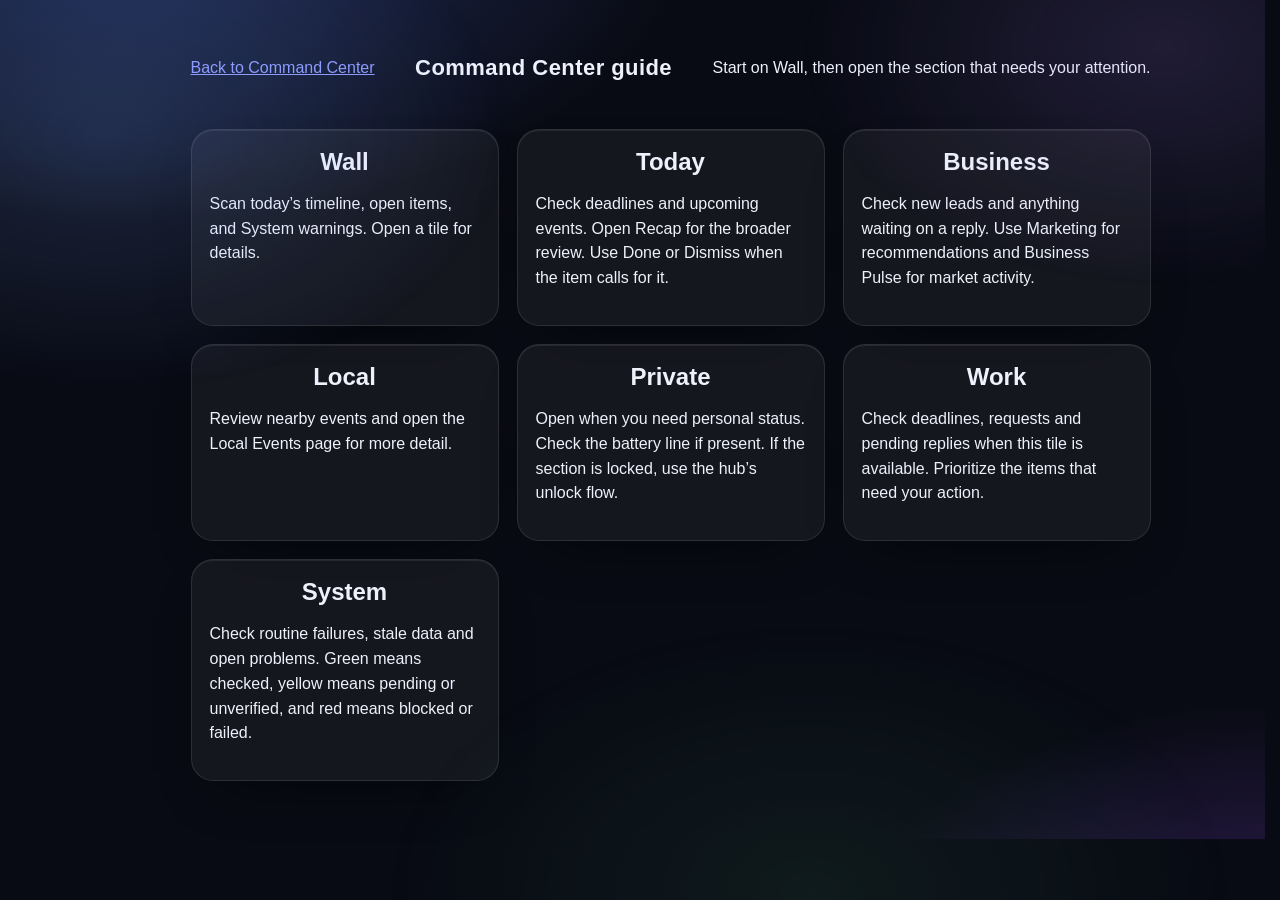
<file: docs/hub-guide.html>
<!doctype html>
<html lang="en">
<head>
<meta charset="utf-8">
<script>if (new URLSearchParams(location.search).get("theme") === "light") document.documentElement.setAttribute("data-theme","light")</script>
<meta name="viewport" content="width=device-width, initial-scale=1">
<title>Hub guide · Command Center</title>
<style>
body{margin:0;background:var(--bg);color:var(--text);font-family:Manrope,system-ui,sans-serif}
main{width:min(100% - 36px,960px);margin:0 auto;padding:32px 0 48px}
header{text-align:center;margin-bottom:24px}
section{border:1px solid var(--line);border-radius:22px;background:var(--card)}
.grid{display:grid;gap:18px;grid-template-columns:repeat(auto-fit,minmax(min(100%,245px),1fr))}
.card{padding:18px}
h2{text-align:center;margin:0 0 8px}
p{line-height:1.55}
a{color:var(--accent)}
</style>
<link rel="stylesheet" href="../cc-design.css">
<link rel="stylesheet" href="../cc-skin.css">
</head>
<body>
<main id="app">
<header><a href="../index.html">Back to Command Center</a><h1>Command Center guide</h1><p>Start on Wall, then open the section that needs your attention.</p></header>
<div class="grid">
<section class="card"><h2>Wall</h2><p>Scan today’s timeline, open items, and System warnings. Open a tile for details.</p></section>
<section class="card"><h2>Today</h2><p>Check deadlines and upcoming events. Open Recap for the broader review. Use Done or Dismiss when the item calls for it.</p></section>
<section class="card"><h2>Business</h2><p>Check new leads and anything waiting on a reply. Use Marketing for recommendations and Business Pulse for market activity.</p></section>
<section class="card"><h2>Local</h2><p>Review nearby events and open the Local Events page for more detail.</p></section>
<section class="card"><h2>Private</h2><p>Open when you need personal status. Check the battery line if present. If the section is locked, use the hub’s unlock flow.</p></section>
<section class="card"><h2>Work</h2><p>Check deadlines, requests and pending replies when this tile is available. Prioritize the items that need your action.</p></section>
<section class="card"><h2>System</h2><p>Check routine failures, stale data and open problems. Green means checked, yellow means pending or unverified, and red means blocked or failed.</p></section>
</div>
</main>
<script src="../cc-motion.js"></script>
</body>
</html>
</file>
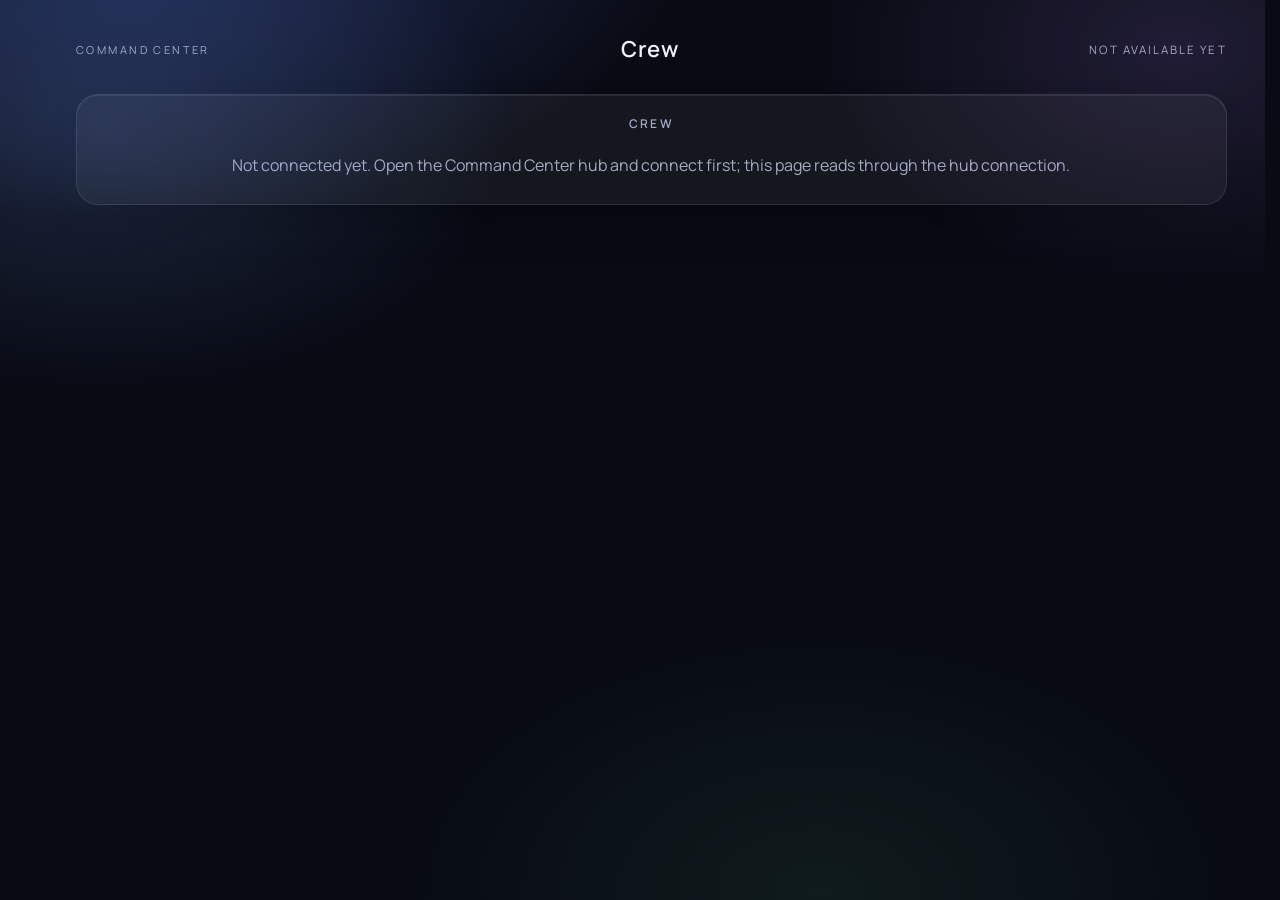
<file: pages/crew.html>
<!doctype html>
<html lang="en">
<head>
<meta charset="utf-8">
<script>var t=new URLSearchParams(location.search).get("theme");if(t==="light")document.documentElement.setAttribute("data-theme","light")</script>
<meta name="viewport" content="width=device-width, initial-scale=1">
<meta name="robots" content="noindex, nofollow, noarchive">
<meta name="color-scheme" content="dark light">
<title>Crew · Command Center</title>
<link rel="preconnect" href="https://fonts.googleapis.com">
<link rel="preconnect" href="https://fonts.gstatic.com" crossorigin>
<link href="https://fonts.googleapis.com/css2?family=Manrope:wght@200;300;400;500;600;700&display=swap" rel="stylesheet">
<style>
*{box-sizing:border-box}
body{margin:0;font-family:var(--font);padding:26px clamp(16px,3vw,44px) 48px}
a{color:var(--accent)}
header.top{display:flex;flex-direction:column;align-items:center;text-align:center;gap:6px;margin-bottom:22px}
header.top .back{font-size:11px;letter-spacing:.22em;text-transform:uppercase;color:var(--muted);text-decoration:none}
header.top .back:hover{color:var(--text)}
header.top h1{font-size:clamp(28px,3.1vw,40px);font-weight:300;letter-spacing:.05em;margin:0}
header.top .stamp{font-size:11.5px;letter-spacing:.18em;text-transform:uppercase;color:var(--muted)}
.cards{display:grid;grid-template-columns:repeat(auto-fit,minmax(210px,1fr));gap:var(--gap);margin-bottom:var(--gap)}
.card{border-radius:var(--r);padding:20px 22px}
.card h2{font-size:12px;letter-spacing:.2em;text-transform:uppercase;color:var(--muted);margin:0 0 14px;font-weight:600;text-align:center}
.big{font-size:40px;font-weight:700;letter-spacing:-.03em;line-height:1.05;text-align:center}
.sub{color:var(--muted);font-size:13px;margin-top:6px;text-align:center}
.stack{display:grid;gap:var(--gap)}
.item{display:flex;gap:12px;padding:11px 0;border-bottom:1px solid var(--line)}
.item:last-child{border-bottom:0}
.item .when{font-family:var(--font);font-size:12px;color:var(--muted);white-space:nowrap;padding-top:2px;min-width:118px}
.item .txt{flex:1}
.item .src{color:var(--muted);font-size:12.5px;margin-top:2px}
.chip{display:inline-block;font-size:10.5px;letter-spacing:.08em;text-transform:uppercase;border:1px solid var(--line);border-radius:20px;padding:1px 8px;color:var(--muted);white-space:nowrap;height:fit-content}
.empty{color:var(--muted);padding:8px 0;text-align:center}
.headline{font-size:19px;font-weight:650;letter-spacing:-.01em;text-align:center}
.dot{display:inline-block;width:9px;height:9px;border-radius:50%;background:var(--muted);margin-right:8px;flex:none}
.dot.ok{background:var(--green)} .dot.late{background:var(--amber)} .dot.fail{background:var(--red)}
.member .who{font-size:21px;font-weight:650;text-align:center}
.member .role{color:var(--muted);font-size:12.5px;text-align:center;margin-top:2px}
.member .last{font-size:13.5px;line-height:1.5;margin-top:12px;background:var(--inset);border-radius:12px;padding:10px 12px}
.member .live{display:flex;align-items:center;justify-content:center;gap:2px;margin-top:10px;font-size:12px;color:var(--muted)}
</style>
<link rel="stylesheet" href="../cc-design.css">
<link rel="stylesheet" href="../cc-skin.css">
</head>
<body>
<div id="app">
  <header class="top">
    <a class="back" href="../index.html">Command Center</a>
    <h1>Crew</h1>
    <span class="stamp" id="stamp">Loading</span>
  </header>
  <main id="stage">
    <div class="sk"><div></div><div></div><div></div></div>
  </main>
</div>
<script>
(function(){
"use strict";
function getCfg(){ try { var c = JSON.parse(localStorage.getItem("cc_cfg") || "null"); if (c && c.url && c.key) return c; } catch (e) {} return null; }
function esc(s){ return String(s == null ? "" : s).replace(/[&<>"']/g, function(ch){ return {"&":"&amp;","<":"&lt;",">":"&gt;",'"':"&quot;","'":"&#39;"}[ch]; }); }
function fmtTime(iso){ if (!iso) return "Not available yet"; var d = new Date(iso); if (isNaN(d)) return esc(iso); return d.toLocaleString("en-US", {weekday:"short", month:"short", day:"numeric", hour:"numeric", minute:"2-digit", timeZone:"America/New_York"}); }
function items(data, tab, module){ return (data.items || []).filter(function(i){ return i.tab === tab && i.module === module; }).slice().sort(function(a,b){ return new Date(b.time) - new Date(a.time); }); }
function summary(data, section){ var rows = (data.summary || []).filter(function(s){ return s.section === section; }); return rows.length ? rows[rows.length - 1] : null; }
function itemRow(i){
  var link = i.link ? ' <a href="' + esc(i.link) + '" target="_blank" rel="noopener">Open</a>' : "";
  return '<div class="item"><span class="when">' + fmtTime(i.time) + '</span><span class="txt">' + esc(i.text) + link +
    (i.source ? '<div class="src">' + esc(i.source) + '</div>' : "") + '</span><span class="chip">' + esc(i.grade || "") + '</span></div>';
}
function listOrEmpty(rows){ return rows.length ? rows.map(itemRow).join("") : '<div class="empty">Not available yet</div>'; }
var CREW = [["claude", "Atlas", "Lead"], ["muse", "Luna", "Routines"], ["chatgpt", "Argus", "Cross-check"], ["claude-jdm", "Athena", "Business account"], ["iphone", "Orion", "iPhone report"]];
var NAMES = {}; CREW.forEach(function(m){ NAMES[m[0]] = m[1]; });
function ago(iso){
  if (!iso) return "not yet";
  var s = (Date.now() - new Date(iso)) / 1000;
  if (isNaN(s)) return "not yet";
  var t = new Date(iso), et = {timeZone: "America/New_York"};
  var clock = t.toLocaleTimeString("en-US", {hour: "numeric", minute: "2-digit", timeZone: "America/New_York"});
  var day = t.toLocaleDateString("en-US", et) === new Date().toLocaleDateString("en-US", et) ? "" : t.toLocaleDateString("en-US", {month: "short", day: "numeric", timeZone: "America/New_York"}) + ", ";
  var rel = s < 90 ? "just now" : s < 3600 ? Math.round(s / 60) + " min ago" : s < 86400 ? Math.round(s / 3600) + " h ago" : Math.round(s / 86400) + " d ago";
  return day + clock + " ET \u00b7 " + rel;
}
function render(data){
  var stamp = document.getElementById("stamp");
  stamp.textContent = "Updated " + fmtTime(data.now || new Date().toISOString());
  var msgs = (data.messages || []).slice().sort(function(a,b){ return new Date(a.time) - new Date(b.time); });
  var cards = CREW.map(function(m){
    var mine = msgs.filter(function(x){ return x.from === m[0]; });
    var last = mine.length ? mine[mine.length - 1] : null;
    var live = last && (Date.now() - new Date(last.time)) < 3600000;
    var txt = last ? String(last.text || "") : "";
    if (txt.length > 220) txt = txt.slice(0, 217) + "...";
    return '<div class="card member"><h2>' + esc(m[2]) + '</h2><div class="who">' + esc(m[1]) + '</div>' +
      '<div class="live"><span class="dot ' + (live ? "ok" : "") + '"></span>' + (last ? "spoke " + ago(last.time) : "no posts yet") + '</div>' +
      (last ? '<div class="last">' + esc(txt) + '<div class="src">' + esc(last.type || "") + ' · ' + fmtTime(last.time) + '</div></div>' : '<div class="empty">Not available yet</div>') + '</div>';
  }).join("");
  var recent = msgs.slice().sort(function(a,b){ return new Date(b.time) - new Date(a.time); }).slice(0, 12);
  var rows = recent.length ? recent.map(function(x){
    return '<div class="item"><span class="when">' + fmtTime(x.time) + '</span><span class="txt">' + esc(x.text || "") +
      '<div class="src">' + esc(NAMES[x.from] || x.from) + ' to ' + esc(NAMES[x.to] || x.to || "") + '</div></span><span class="chip">' + esc(x.type || "") + '</span></div>';
  }).join("") : '<div class="empty">Not available yet</div>';
  document.getElementById("stage").innerHTML =
    '<div class="cards" style="grid-template-columns:repeat(auto-fit,minmax(230px,1fr))">' + cards + '</div>' +
    '<div class="stack"><div class="card"><h2>Recent board activity</h2>' + rows + '</div></div>';
}
function fail(msg){
  document.getElementById("stage").innerHTML = '<div class="card"><h2>Crew</h2><div class="empty">' + esc(msg) + '</div></div>';
  document.getElementById("stamp").textContent = "Not available yet";
}
var cfg = getCfg();
if (!cfg) { fail("Not connected yet. Open the Command Center hub and connect first; this page reads through the hub connection."); return; }
fetch(cfg.url + (cfg.url.indexOf("?") > -1 ? "&" : "?") + "key=" + encodeURIComponent(cfg.key))
  .then(function(r){ return r.json(); })
  .then(function(j){ if (!j.ok) throw new Error(j.error || "load failed"); render(j.data); })
  .catch(function(){ fail("Could not load the board. Values are not available yet."); });
})();
</script>
<script src="../cc-motion.js"></script>
</body>
</html>
</file>
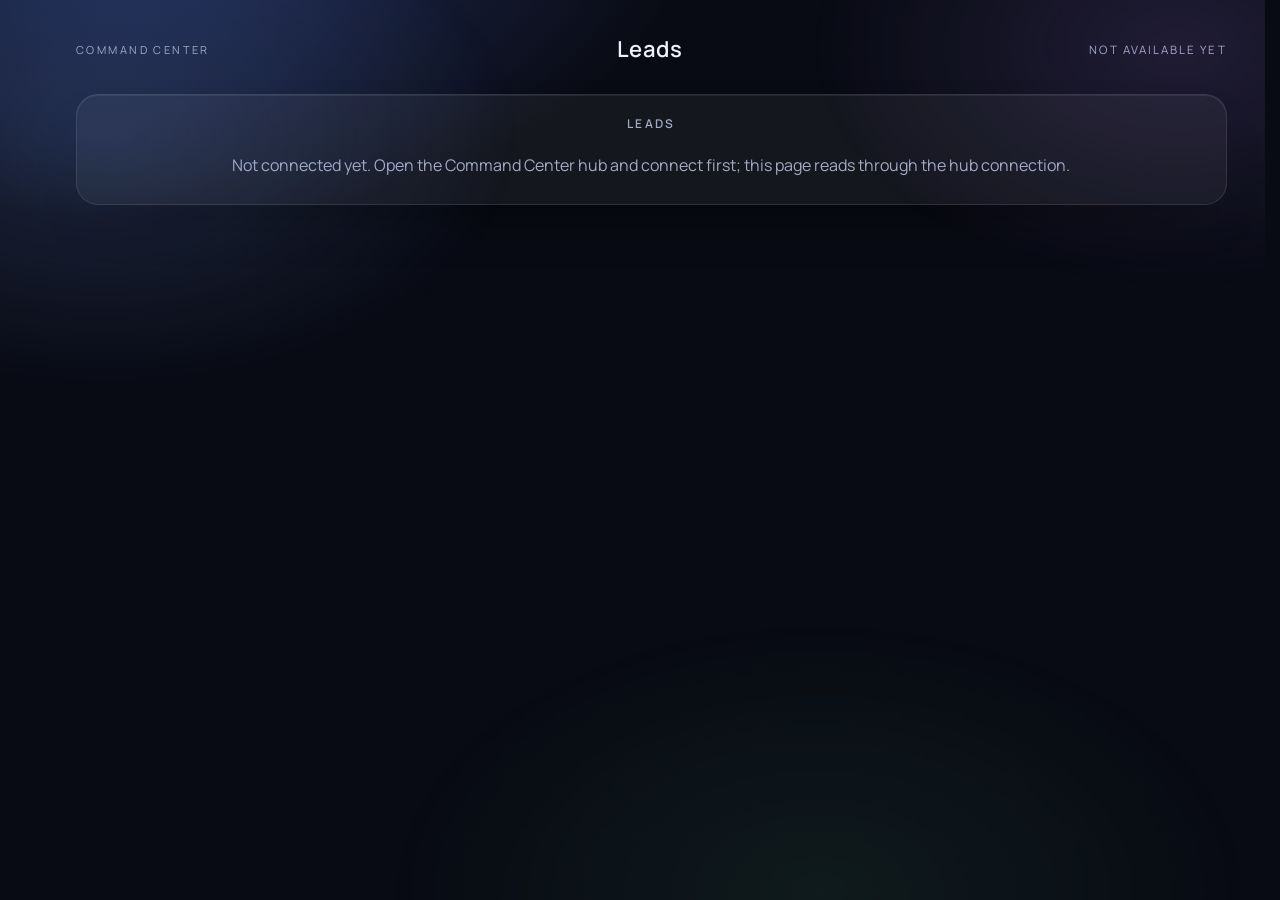
<file: pages/leads.html>
<!doctype html>
<html lang="en">
<head>
<meta charset="utf-8">
<script>var t=new URLSearchParams(location.search).get("theme");if(t==="light")document.documentElement.setAttribute("data-theme","light")</script>
<meta name="viewport" content="width=device-width, initial-scale=1">
<meta name="robots" content="noindex, nofollow, noarchive">
<meta name="color-scheme" content="dark light">
<title>Leads · Command Center</title>
<link rel="preconnect" href="https://fonts.googleapis.com">
<link rel="preconnect" href="https://fonts.gstatic.com" crossorigin>
<link href="https://fonts.googleapis.com/css2?family=Manrope:wght@200;300;400;500;600;700&display=swap" rel="stylesheet">
<style>
*{box-sizing:border-box}
body{margin:0;font-family:var(--font);padding:26px clamp(16px,3vw,44px) 48px}
a{color:var(--accent)}
header.top{display:flex;flex-direction:column;align-items:center;text-align:center;gap:6px;margin-bottom:22px}
header.top .back{font-size:11px;letter-spacing:.22em;text-transform:uppercase;color:var(--muted);text-decoration:none}
header.top .back:hover{color:var(--text)}
header.top h1{font-size:clamp(28px,3.1vw,40px);font-weight:300;letter-spacing:.05em;margin:0}
header.top .stamp{font-size:11.5px;letter-spacing:.18em;text-transform:uppercase;color:var(--muted)}
.cards{display:grid;grid-template-columns:repeat(auto-fit,minmax(210px,1fr));gap:var(--gap);margin-bottom:var(--gap)}
.card{border-radius:var(--r);padding:20px 22px}
.card h2{font-size:12px;letter-spacing:.2em;text-transform:uppercase;color:var(--muted);margin:0 0 14px;font-weight:600;text-align:center}
.big{font-size:40px;font-weight:700;letter-spacing:-.03em;line-height:1.05;text-align:center}
.sub{color:var(--muted);font-size:13px;margin-top:6px;text-align:center}
.stack{display:grid;gap:var(--gap)}
.item{display:flex;gap:12px;padding:11px 0;border-bottom:1px solid var(--line)}
.item:last-child{border-bottom:0}
.item .when{font-family:var(--font);font-size:12px;color:var(--muted);white-space:nowrap;padding-top:2px;min-width:118px}
.item .txt{flex:1}
.item .src{color:var(--muted);font-size:12.5px;margin-top:2px}
.chip{display:inline-block;font-size:10.5px;letter-spacing:.08em;text-transform:uppercase;border:1px solid var(--line);border-radius:20px;padding:1px 8px;color:var(--muted);white-space:nowrap;height:fit-content}
.empty{color:var(--muted);padding:8px 0;text-align:center}
.headline{font-size:19px;font-weight:650;letter-spacing:-.01em;text-align:center}
</style>
<link rel="stylesheet" href="../cc-design.css">
<link rel="stylesheet" href="../cc-skin.css">
</head>
<body>
<div id="app">
  <header class="top">
    <a class="back" href="../index.html">Command Center</a>
    <h1>Leads</h1>
    <span class="stamp" id="stamp">Loading</span>
  </header>
  <main id="stage">
    <div class="sk"><div></div><div></div><div></div></div>
  </main>
</div>
<script>
(function(){
"use strict";
function getCfg(){ try { var c = JSON.parse(localStorage.getItem("cc_cfg") || "null"); if (c && c.url && c.key) return c; } catch (e) {} return null; }
function esc(s){ return String(s == null ? "" : s).replace(/[&<>"']/g, function(ch){ return {"&":"&amp;","<":"&lt;",">":"&gt;",'"':"&quot;","'":"&#39;"}[ch]; }); }
function fmtTime(iso){ if (!iso) return "Not available yet"; var d = new Date(iso); if (isNaN(d)) return esc(iso); return d.toLocaleString("en-US", {weekday:"short", month:"short", day:"numeric", hour:"numeric", minute:"2-digit", timeZone:"America/New_York"}); }
function items(data, tab, module){ return (data.items || []).filter(function(i){ return i.tab === tab && i.module === module; }).slice().sort(function(a,b){ return new Date(b.time) - new Date(a.time); }); }
function summary(data, section){ var rows = (data.summary || []).filter(function(s){ return s.section === section; }); return rows.length ? rows[rows.length - 1] : null; }
function itemRow(i){
  var link = i.link ? ' <a href="' + esc(i.link) + '" target="_blank" rel="noopener">Open</a>' : "";
  return '<div class="item"><span class="when">' + fmtTime(i.time) + '</span><span class="txt">' + esc(i.text) + link +
    (i.source ? '<div class="src">' + esc(i.source) + '</div>' : "") + '</span><span class="chip">' + esc(i.grade || "") + '</span></div>';
}
function listOrEmpty(rows){ return rows.length ? rows.map(itemRow).join("") : '<div class="empty">Not available yet</div>'; }
function render(data){
  var stamp = document.getElementById("stamp");
  stamp.textContent = "Updated " + fmtTime(data.now || new Date().toISOString());
  var leads = items(data, "Business", "Leads");
  var waiting = items(data, "Business", "Waiting on others");
  var week = leads.filter(function(i){ return Date.now() - new Date(i.time) < 7 * 86400000; }).length;
  var sum = summary(data, "Business");
  document.getElementById("stage").innerHTML =
    '<div class="cards">' +
      '<div class="card"><h2>Lead items</h2><div class="big">' + leads.length + '</div><div class="sub">on the board now</div></div>' +
      '<div class="card"><h2>New this week</h2><div class="big">' + week + '</div><div class="sub">lead items in 7 days</div></div>' +
      '<div class="card"><h2>Waiting on others</h2><div class="big">' + waiting.length + '</div><div class="sub">open items</div></div>' +
      '<div class="card"><h2>Latest lead</h2><div class="sub" style="font-size:15px;color:var(--text)">' + (leads.length ? fmtTime(leads[0].time) : "Not available yet") + '</div><div class="sub">most recent item</div></div>' +
    '</div>' +
    '<div class="stack">' +
      '<div class="card"><h2>Business leads</h2>' + listOrEmpty(leads) + '</div>' +
      '<div class="card"><h2>Waiting on others</h2>' + listOrEmpty(waiting) + '</div>' +
      (sum ? '<div class="card"><h2>Business summary</h2><div class="headline">' + esc(sum.headline) + '</div><div class="sub">' + esc(sum.text) + ' · as of ' + fmtTime(sum.as_of) + '</div></div>' : "") +
    '</div>';
}
function fail(msg){
  document.getElementById("stage").innerHTML = '<div class="card"><h2>Leads</h2><div class="empty">' + esc(msg) + '</div></div>';
  document.getElementById("stamp").textContent = "Not available yet";
}
var cfg = getCfg();
if (!cfg) { fail("Not connected yet. Open the Command Center hub and connect first; this page reads through the hub connection."); return; }
fetch(cfg.url + (cfg.url.indexOf("?") > -1 ? "&" : "?") + "key=" + encodeURIComponent(cfg.key))
  .then(function(r){ return r.json(); })
  .then(function(j){ if (!j.ok) throw new Error(j.error || "load failed"); render(j.data); })
  .catch(function(){ fail("Could not load the board. Values are not available yet."); });
})();
</script>
<script src="../cc-motion.js"></script>
</body>
</html>
</file>
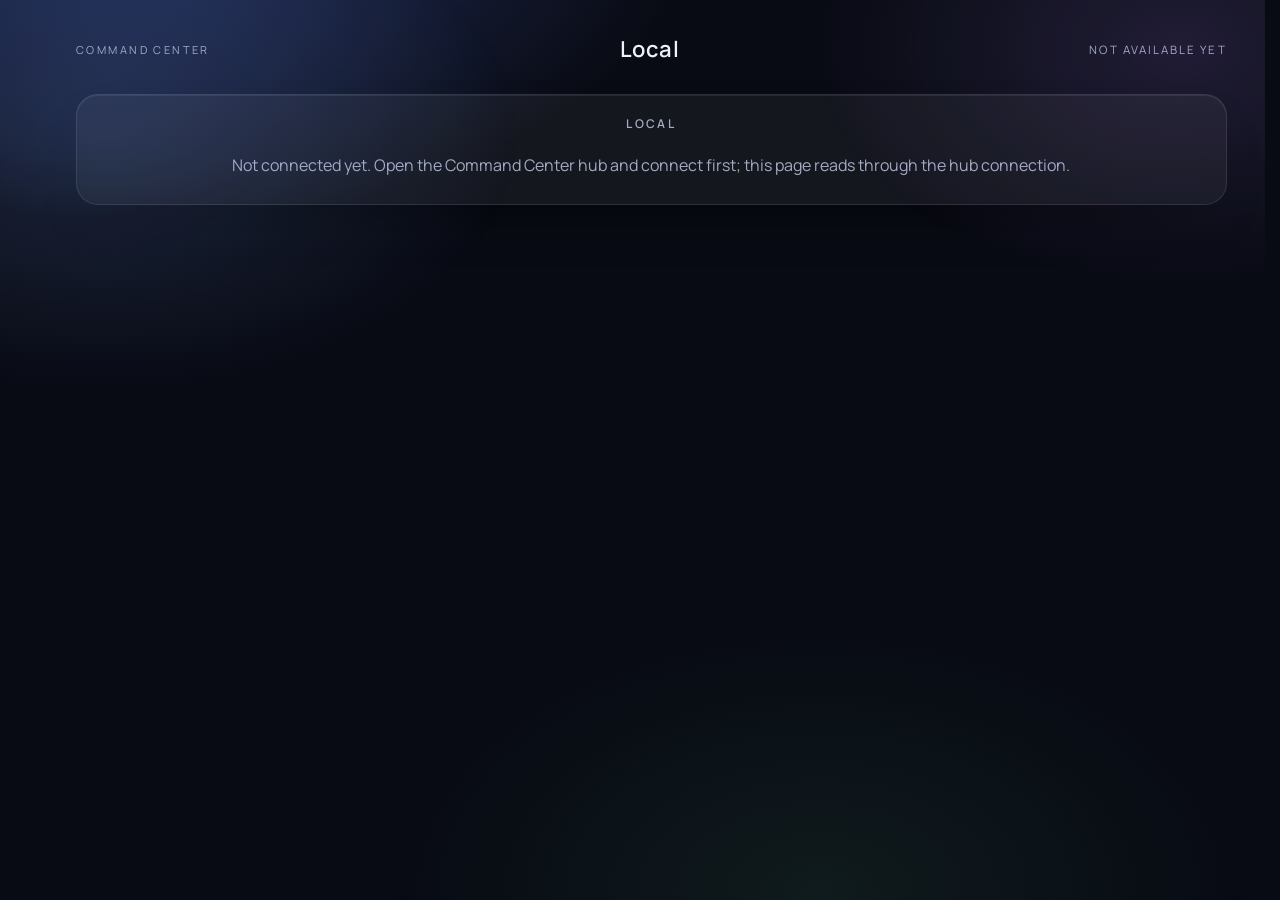
<file: pages/local.html>
<!doctype html>
<html lang="en">
<head>
<meta charset="utf-8">
<script>var t=new URLSearchParams(location.search).get("theme");if(t==="light")document.documentElement.setAttribute("data-theme","light")</script>
<meta name="viewport" content="width=device-width, initial-scale=1">
<meta name="robots" content="noindex, nofollow, noarchive">
<meta name="color-scheme" content="dark light">
<title>Local · Command Center</title>
<link rel="preconnect" href="https://fonts.googleapis.com">
<link rel="preconnect" href="https://fonts.gstatic.com" crossorigin>
<link href="https://fonts.googleapis.com/css2?family=Manrope:wght@200;300;400;500;600;700&display=swap" rel="stylesheet">
<style>
*{box-sizing:border-box}
body{margin:0;font-family:var(--font);padding:26px clamp(16px,3vw,44px) 48px}
a{color:var(--accent)}
header.top{display:flex;flex-direction:column;align-items:center;text-align:center;gap:6px;margin-bottom:22px}
header.top .back{font-size:11px;letter-spacing:.22em;text-transform:uppercase;color:var(--muted);text-decoration:none}
header.top .back:hover{color:var(--text)}
header.top h1{font-size:clamp(28px,3.1vw,40px);font-weight:300;letter-spacing:.05em;margin:0}
header.top .stamp{font-size:11.5px;letter-spacing:.18em;text-transform:uppercase;color:var(--muted)}
.cards{display:grid;grid-template-columns:repeat(auto-fit,minmax(210px,1fr));gap:var(--gap);margin-bottom:var(--gap)}
.card{border-radius:var(--r);padding:20px 22px}
.card h2{font-size:12px;letter-spacing:.2em;text-transform:uppercase;color:var(--muted);margin:0 0 14px;font-weight:600;text-align:center}
.big{font-size:40px;font-weight:700;letter-spacing:-.03em;line-height:1.05;text-align:center}
.sub{color:var(--muted);font-size:13px;margin-top:6px;text-align:center}
.stack{display:grid;gap:var(--gap)}
.item{display:flex;gap:12px;padding:11px 0;border-bottom:1px solid var(--line)}
.item:last-child{border-bottom:0}
.item .when{font-family:var(--font);font-size:12px;color:var(--muted);white-space:nowrap;padding-top:2px;min-width:118px}
.item .txt{flex:1}
.item .src{color:var(--muted);font-size:12.5px;margin-top:2px}
.chip{display:inline-block;font-size:10.5px;letter-spacing:.08em;text-transform:uppercase;border:1px solid var(--line);border-radius:20px;padding:1px 8px;color:var(--muted);white-space:nowrap;height:fit-content}
.empty{color:var(--muted);padding:8px 0;text-align:center}
.headline{font-size:19px;font-weight:650;letter-spacing:-.01em;text-align:center}
</style>
<link rel="stylesheet" href="../cc-design.css">
<link rel="stylesheet" href="../cc-skin.css">
</head>
<body>
<div id="app">
  <header class="top">
    <a class="back" href="../index.html">Command Center</a>
    <h1>Local</h1>
    <span class="stamp" id="stamp">Loading</span>
  </header>
  <main id="stage">
    <div class="sk"><div></div><div></div><div></div></div>
  </main>
</div>
<script>
(function(){
"use strict";
function getCfg(){ try { var c = JSON.parse(localStorage.getItem("cc_cfg") || "null"); if (c && c.url && c.key) return c; } catch (e) {} return null; }
function esc(s){ return String(s == null ? "" : s).replace(/[&<>"']/g, function(ch){ return {"&":"&amp;","<":"&lt;",">":"&gt;",'"':"&quot;","'":"&#39;"}[ch]; }); }
function fmtTime(iso){ if (!iso) return "Not available yet"; var d = new Date(iso); if (isNaN(d)) return esc(iso); return d.toLocaleString("en-US", {weekday:"short", month:"short", day:"numeric", hour:"numeric", minute:"2-digit", timeZone:"America/New_York"}); }
function items(data, tab, module){ return (data.items || []).filter(function(i){ return i.tab === tab && i.module === module; }).slice().sort(function(a,b){ return new Date(b.time) - new Date(a.time); }); }
function summary(data, section){ var rows = (data.summary || []).filter(function(s){ return s.section === section; }); return rows.length ? rows[rows.length - 1] : null; }
function itemRow(i){
  var link = i.link ? ' <a href="' + esc(i.link) + '" target="_blank" rel="noopener">Open</a>' : "";
  return '<div class="item"><span class="when">' + fmtTime(i.time) + '</span><span class="txt">' + esc(i.text) + link +
    (i.source ? '<div class="src">' + esc(i.source) + '</div>' : "") + '</span><span class="chip">' + esc(i.grade || "") + '</span></div>';
}
function listOrEmpty(rows){ return rows.length ? rows.map(itemRow).join("") : '<div class="empty">Not available yet</div>'; }
function render(data){
  var stamp = document.getElementById("stamp");
  stamp.textContent = "Updated " + fmtTime(data.now || new Date().toISOString());
  var events = items(data, "Local", "Events");
  var scanner = items(data, "Local", "Scanner");
  var chatter = items(data, "Local", "Chatter and signal feed");
  var sum = summary(data, "Local");
  var latest = [events[0], scanner[0], chatter[0]].filter(Boolean).sort(function(a,b){ return new Date(b.time) - new Date(a.time); })[0];
  document.getElementById("stage").innerHTML =
    '<div class="cards">' +
      '<div class="card"><h2>Local events</h2><div class="big">' + events.length + '</div><div class="sub">on the board now</div></div>' +
      '<div class="card"><h2>Scanner items</h2><div class="big">' + scanner.length + '</div><div class="sub">on the board now</div></div>' +
      '<div class="card"><h2>Signal items</h2><div class="big">' + chatter.length + '</div><div class="sub">chatter and signal feed</div></div>' +
      '<div class="card"><h2>Latest local item</h2><div class="sub" style="font-size:15px;color:var(--text)">' + (latest ? fmtTime(latest.time) : "Not available yet") + '</div><div class="sub">most recent across local</div></div>' +
    '</div>' +
    '<div class="stack">' +
      '<div class="card"><h2>Events</h2>' + listOrEmpty(events) + '</div>' +
      '<div class="card"><h2>Scanner</h2>' + listOrEmpty(scanner) + '</div>' +
      '<div class="card"><h2>Chatter and signal feed</h2>' + listOrEmpty(chatter) + '</div>' +
      (sum ? '<div class="card"><h2>Local summary</h2><div class="headline">' + esc(sum.headline) + '</div><div class="sub">' + esc(sum.text) + ' · as of ' + fmtTime(sum.as_of) + '</div></div>' : "") +
    '</div>';
}
function fail(msg){
  document.getElementById("stage").innerHTML = '<div class="card"><h2>Local</h2><div class="empty">' + esc(msg) + '</div></div>';
  document.getElementById("stamp").textContent = "Not available yet";
}
var cfg = getCfg();
if (!cfg) { fail("Not connected yet. Open the Command Center hub and connect first; this page reads through the hub connection."); return; }
fetch(cfg.url + (cfg.url.indexOf("?") > -1 ? "&" : "?") + "key=" + encodeURIComponent(cfg.key))
  .then(function(r){ return r.json(); })
  .then(function(j){ if (!j.ok) throw new Error(j.error || "load failed"); render(j.data); })
  .catch(function(){ fail("Could not load the board. Values are not available yet."); });
})();
</script>
<script src="../cc-motion.js"></script>
</body>
</html>
</file>
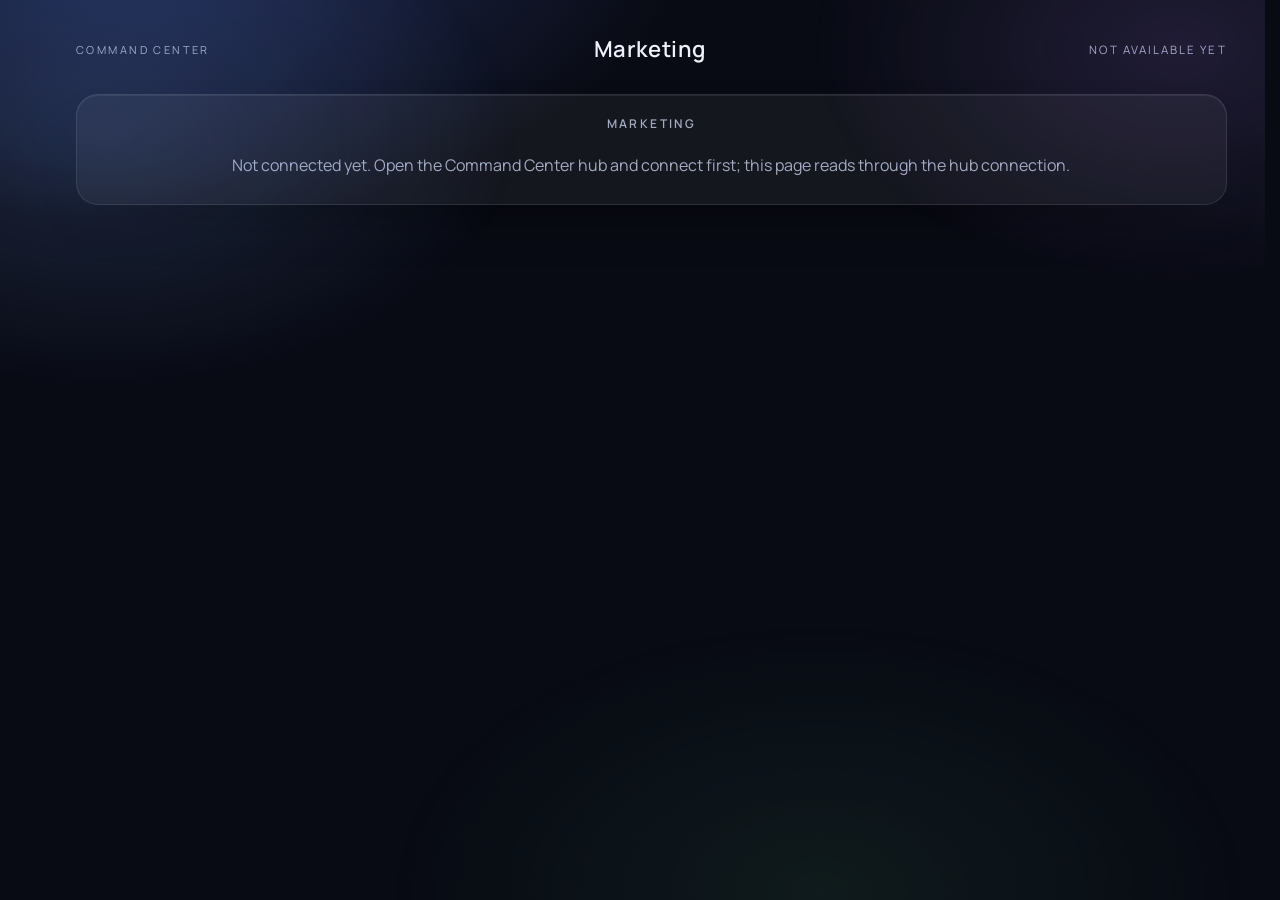
<file: pages/marketing.html>
<!doctype html>
<html lang="en">
<head>
<meta charset="utf-8">
<script>var t=new URLSearchParams(location.search).get("theme");if(t==="light")document.documentElement.setAttribute("data-theme","light")</script>
<meta name="viewport" content="width=device-width, initial-scale=1">
<meta name="robots" content="noindex, nofollow, noarchive">
<meta name="color-scheme" content="dark light">
<title>Marketing · Command Center</title>
<link rel="preconnect" href="https://fonts.googleapis.com">
<link rel="preconnect" href="https://fonts.gstatic.com" crossorigin>
<link href="https://fonts.googleapis.com/css2?family=Manrope:wght@200;300;400;500;600;700&display=swap" rel="stylesheet">
<style>
*{box-sizing:border-box}
body{margin:0;font-family:var(--font);padding:26px clamp(16px,3vw,44px) 48px}
a{color:var(--accent)}
header.top{display:flex;flex-direction:column;align-items:center;text-align:center;gap:6px;margin-bottom:22px}
header.top .back{font-size:11px;letter-spacing:.22em;text-transform:uppercase;color:var(--muted);text-decoration:none}
header.top .back:hover{color:var(--text)}
header.top h1{font-size:clamp(28px,3.1vw,40px);font-weight:300;letter-spacing:.05em;margin:0}
header.top .stamp{font-size:11.5px;letter-spacing:.18em;text-transform:uppercase;color:var(--muted)}
.cards{display:grid;grid-template-columns:repeat(auto-fit,minmax(210px,1fr));gap:var(--gap);margin-bottom:var(--gap)}
.card{border-radius:var(--r);padding:20px 22px}
.card h2{font-size:12px;letter-spacing:.2em;text-transform:uppercase;color:var(--muted);margin:0 0 14px;font-weight:600;text-align:center}
.big{font-size:40px;font-weight:700;letter-spacing:-.03em;line-height:1.05;text-align:center}
.sub{color:var(--muted);font-size:13px;margin-top:6px;text-align:center}
.stack{display:grid;gap:var(--gap)}
.item{display:flex;gap:12px;padding:11px 0;border-bottom:1px solid var(--line)}
.item:last-child{border-bottom:0}
.item .when{font-family:var(--font);font-size:12px;color:var(--muted);white-space:nowrap;padding-top:2px;min-width:118px}
.item .txt{flex:1}
.item .src{color:var(--muted);font-size:12.5px;margin-top:2px}
.chip{display:inline-block;font-size:10.5px;letter-spacing:.08em;text-transform:uppercase;border:1px solid var(--line);border-radius:20px;padding:1px 8px;color:var(--muted);white-space:nowrap;height:fit-content}
.empty{color:var(--muted);padding:8px 0;text-align:center}
.headline{font-size:19px;font-weight:650;letter-spacing:-.01em;text-align:center}
</style>
<link rel="stylesheet" href="../cc-design.css">
<link rel="stylesheet" href="../cc-skin.css">
</head>
<body>
<div id="app">
  <header class="top">
    <a class="back" href="../index.html">Command Center</a>
    <h1>Marketing</h1>
    <span class="stamp" id="stamp">Loading</span>
  </header>
  <main id="stage">
    <div class="sk"><div></div><div></div><div></div></div>
  </main>
</div>
<script>
(function(){
"use strict";
function getCfg(){ try { var c = JSON.parse(localStorage.getItem("cc_cfg") || "null"); if (c && c.url && c.key) return c; } catch (e) {} return null; }
function esc(s){ return String(s == null ? "" : s).replace(/[&<>"']/g, function(ch){ return {"&":"&amp;","<":"&lt;",">":"&gt;",'"':"&quot;","'":"&#39;"}[ch]; }); }
function fmtTime(iso){ if (!iso) return "Not available yet"; var d = new Date(iso); if (isNaN(d)) return esc(iso); return d.toLocaleString("en-US", {weekday:"short", month:"short", day:"numeric", hour:"numeric", minute:"2-digit", timeZone:"America/New_York"}); }
function items(data, tab, module){ return (data.items || []).filter(function(i){ return i.tab === tab && i.module === module; }).slice().sort(function(a,b){ return new Date(b.time) - new Date(a.time); }); }
function summary(data, section){ var rows = (data.summary || []).filter(function(s){ return s.section === section; }); return rows.length ? rows[rows.length - 1] : null; }
function itemRow(i){
  var link = i.link ? ' <a href="' + esc(i.link) + '" target="_blank" rel="noopener">Open</a>' : "";
  return '<div class="item"><span class="when">' + fmtTime(i.time) + '</span><span class="txt">' + esc(i.text) + link +
    (i.source ? '<div class="src">' + esc(i.source) + '</div>' : "") + '</span><span class="chip">' + esc(i.grade || "") + '</span></div>';
}
function listOrEmpty(rows){ return rows.length ? rows.map(itemRow).join("") : '<div class="empty">Not available yet</div>'; }
function render(data){
  var stamp = document.getElementById("stamp");
  stamp.textContent = "Updated " + fmtTime(data.now || new Date().toISOString());
  var comp = items(data, "Business", "Competitors");
  var week = comp.filter(function(i){ return Date.now() - new Date(i.time) < 7 * 86400000; }).length;
  var sum = summary(data, "Business");
  document.getElementById("stage").innerHTML =
    '<div class="cards">' +
      '<div class="card"><h2>Competitor items</h2><div class="big">' + comp.length + '</div><div class="sub">on the board now</div></div>' +
      '<div class="card"><h2>New this week</h2><div class="big">' + week + '</div><div class="sub">competitor items in 7 days</div></div>' +
      '<div class="card"><h2>Latest update</h2><div class="sub" style="font-size:15px;color:var(--text)">' + (comp.length ? fmtTime(comp[0].time) : "Not available yet") + '</div><div class="sub">most recent item</div></div>' +
      '<div class="card"><h2>Full dashboard</h2><div class="sub" style="font-size:15px"><a href="https://julietdeltaone.github.io/business-pulse/" target="_blank" rel="noopener">Business Pulse</a></div><div class="sub">the full competitor picture</div></div>' +
    '</div>' +
    '<div class="stack">' +
      '<div class="card"><h2>Competitors</h2>' + listOrEmpty(comp) + '</div>' +
      (sum ? '<div class="card"><h2>Business summary</h2><div class="headline">' + esc(sum.headline) + '</div><div class="sub">' + esc(sum.text) + ' · as of ' + fmtTime(sum.as_of) + '</div></div>' : "") +
    '</div>';
}
function fail(msg){
  document.getElementById("stage").innerHTML = '<div class="card"><h2>Marketing</h2><div class="empty">' + esc(msg) + '</div></div>';
  document.getElementById("stamp").textContent = "Not available yet";
}
var cfg = getCfg();
if (!cfg) { fail("Not connected yet. Open the Command Center hub and connect first; this page reads through the hub connection."); return; }
fetch(cfg.url + (cfg.url.indexOf("?") > -1 ? "&" : "?") + "key=" + encodeURIComponent(cfg.key))
  .then(function(r){ return r.json(); })
  .then(function(j){ if (!j.ok) throw new Error(j.error || "load failed"); render(j.data); })
  .catch(function(){ fail("Could not load the board. Values are not available yet."); });
})();
</script>
<script src="../cc-motion.js"></script>
</body>
</html>
</file>
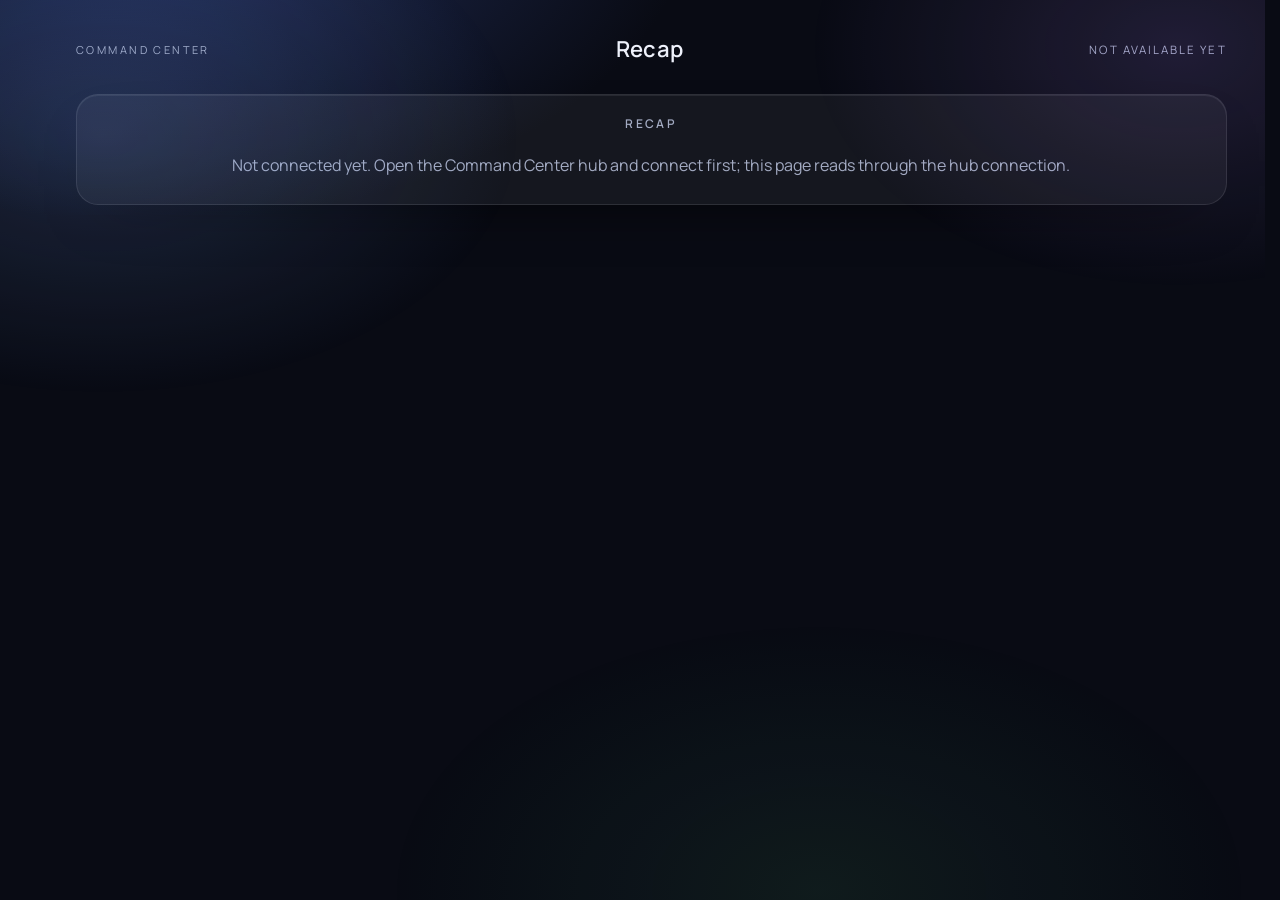
<file: pages/recap.html>
<!doctype html>
<html lang="en">
<head>
<meta charset="utf-8">
<script>var t=new URLSearchParams(location.search).get("theme");if(t==="light")document.documentElement.setAttribute("data-theme","light")</script>
<meta name="viewport" content="width=device-width, initial-scale=1">
<meta name="robots" content="noindex, nofollow, noarchive">
<meta name="color-scheme" content="dark light">
<title>Recap · Command Center</title>
<link rel="preconnect" href="https://fonts.googleapis.com">
<link rel="preconnect" href="https://fonts.gstatic.com" crossorigin>
<link href="https://fonts.googleapis.com/css2?family=Manrope:wght@200;300;400;500;600;700&display=swap" rel="stylesheet">
<style>
*{box-sizing:border-box}
body{margin:0;font-family:var(--font);padding:26px clamp(16px,3vw,44px) 48px}
a{color:var(--accent)}
header.top{display:flex;flex-direction:column;align-items:center;text-align:center;gap:6px;margin-bottom:22px}
header.top .back{font-size:11px;letter-spacing:.22em;text-transform:uppercase;color:var(--muted);text-decoration:none}
header.top .back:hover{color:var(--text)}
header.top h1{font-size:clamp(28px,3.1vw,40px);font-weight:300;letter-spacing:.05em;margin:0}
header.top .stamp{font-size:11.5px;letter-spacing:.18em;text-transform:uppercase;color:var(--muted)}
.cards{display:grid;grid-template-columns:repeat(auto-fit,minmax(210px,1fr));gap:var(--gap);margin-bottom:var(--gap)}
.card{border-radius:var(--r);padding:20px 22px}
.card h2{font-size:12px;letter-spacing:.2em;text-transform:uppercase;color:var(--muted);margin:0 0 14px;font-weight:600;text-align:center}
.big{font-size:40px;font-weight:700;letter-spacing:-.03em;line-height:1.05;text-align:center}
.sub{color:var(--muted);font-size:13px;margin-top:6px;text-align:center}
.stack{display:grid;gap:var(--gap)}
.item{display:flex;gap:12px;padding:11px 0;border-bottom:1px solid var(--line)}
.item:last-child{border-bottom:0}
.item .when{font-family:var(--font);font-size:12px;color:var(--muted);white-space:nowrap;padding-top:2px;min-width:118px}
.item .txt{flex:1}
.item .src{color:var(--muted);font-size:12.5px;margin-top:2px}
.chip{display:inline-block;font-size:10.5px;letter-spacing:.08em;text-transform:uppercase;border:1px solid var(--line);border-radius:20px;padding:1px 8px;color:var(--muted);white-space:nowrap;height:fit-content}
.empty{color:var(--muted);padding:8px 0;text-align:center}
.headline{font-size:19px;font-weight:650;letter-spacing:-.01em;text-align:center}
.dot{display:inline-block;width:9px;height:9px;border-radius:50%;background:var(--muted);margin-right:8px;flex:none}
.dot.ok{background:var(--green)} .dot.late{background:var(--amber)} .dot.fail{background:var(--red)}
.rrow{display:flex;align-items:center;gap:4px;padding:8px 0;border-bottom:1px solid var(--line)}
.rrow:last-child{border-bottom:0}
.rrow .nm{flex:1}
.rrow .meta{font-size:12px;color:var(--muted);white-space:nowrap}
.sumgrid{display:grid;grid-template-columns:repeat(auto-fit,minmax(280px,1fr));gap:var(--gap);margin-bottom:var(--gap)}
</style>
<link rel="stylesheet" href="../cc-design.css">
<link rel="stylesheet" href="../cc-skin.css">
</head>
<body>
<div id="app">
  <header class="top">
    <a class="back" href="../index.html">Command Center</a>
    <h1>Recap</h1>
    <span class="stamp" id="stamp">Loading</span>
  </header>
  <main id="stage">
    <div class="sk"><div></div><div></div><div></div></div>
  </main>
</div>
<script>
(function(){
"use strict";
function getCfg(){ try { var c = JSON.parse(localStorage.getItem("cc_cfg") || "null"); if (c && c.url && c.key) return c; } catch (e) {} return null; }
function esc(s){ return String(s == null ? "" : s).replace(/[&<>"']/g, function(ch){ return {"&":"&amp;","<":"&lt;",">":"&gt;",'"':"&quot;","'":"&#39;"}[ch]; }); }
function fmtTime(iso){ if (!iso) return "Not available yet"; var d = new Date(iso); if (isNaN(d)) return esc(iso); return d.toLocaleString("en-US", {weekday:"short", month:"short", day:"numeric", hour:"numeric", minute:"2-digit", timeZone:"America/New_York"}); }
function items(data, tab, module){ return (data.items || []).filter(function(i){ return i.tab === tab && i.module === module; }).slice().sort(function(a,b){ return new Date(b.time) - new Date(a.time); }); }
function summary(data, section){ var rows = (data.summary || []).filter(function(s){ return s.section === section; }); return rows.length ? rows[rows.length - 1] : null; }
function itemRow(i){
  var link = i.link ? ' <a href="' + esc(i.link) + '" target="_blank" rel="noopener">Open</a>' : "";
  return '<div class="item"><span class="when">' + fmtTime(i.time) + '</span><span class="txt">' + esc(i.text) + link +
    (i.source ? '<div class="src">' + esc(i.source) + '</div>' : "") + '</span><span class="chip">' + esc(i.grade || "") + '</span></div>';
}
function listOrEmpty(rows){ return rows.length ? rows.map(itemRow).join("") : '<div class="empty">Not available yet</div>'; }
function newestSummary(data, section){ var rows = (data.summary || []).filter(function(s){ return s.section === section; }); return rows.length ? rows[rows.length - 1] : null; }
function routineStatus(rt){
  if (!rt.last_run) return "nodata";
  if (rt.last_status === "fail") return "fail";
  if (typeof rt.cadence_min === "number" && rt.cadence_min > 0) {
    var ageMin = (Date.now() - new Date(rt.last_run)) / 60000;
    if (ageMin > rt.cadence_min * 2 + 5) return "late";
  }
  return "ok";
}
function actRow(i){
  var link = i.link ? ' <a href="' + esc(i.link) + '" target="_blank" rel="noopener">Open</a>' : "";
  return '<div class="item"><span class="when">' + fmtTime(i.time) + '</span><span class="txt">' + esc(i.text) + link +
    '<div class="src">' + esc(i.tab) + ' · ' + esc(i.module) + (i.source ? ' · ' + esc(i.source) : "") + '</div></span><span class="chip">' + esc(i.grade || "") + '</span></div>';
}
function render(data){
  var stamp = document.getElementById("stamp");
  stamp.textContent = "Updated " + fmtTime(data.now || new Date().toISOString());
  var sections = ["Today", "Business", "Local", "Private", "Work", "System"];
  var sumCards = sections.map(function(sec){
    var s = newestSummary(data, sec);
    if (!s) return '<div class="card"><h2>' + esc(sec) + '</h2><div class="empty">Not available yet</div></div>';
    var dot = s.status === "good" ? "ok" : (s.status === "watch" ? "late" : (s.status === "problem" ? "fail" : ""));
    return '<div class="card"><h2>' + esc(sec) + '</h2><div class="headline"><span class="dot ' + dot + '"></span>' + esc(s.headline) + '</div><div class="sub">' + esc(s.text) + '</div><div class="sub">as of ' + fmtTime(s.as_of) + '</div></div>';
  }).join("");
  var routines = (data.routines || []).slice().sort(function(a,b){ return String(a.routine).localeCompare(String(b.routine)); });
  var counts = {ok:0, late:0, fail:0, nodata:0};
  routines.forEach(function(rt){ counts[routineStatus(rt)]++; });
  var rRows = routines.length ? routines.map(function(rt){
    var st = routineStatus(rt);
    return '<div class="rrow"><span class="dot ' + (st === "nodata" ? "" : st) + '"></span><span class="nm">' + esc(rt.routine) + '</span><span class="meta">' +
      (rt.last_run ? fmtTime(rt.last_run) : "no run yet") + (rt.last_output_count !== "" && rt.last_output_count != null ? " · " + esc(rt.last_output_count) + " out" : "") + '</span></div>';
  }).join("") : '<div class="empty">Not available yet</div>';
  var latest = (data.items || []).slice().sort(function(a,b){ return new Date(b.time) - new Date(a.time); }).slice(0, 10);
  document.getElementById("stage").innerHTML =
    '<div class="cards">' +
      '<div class="card"><h2>Routines tracked</h2><div class="big">' + routines.length + '</div><div class="sub">on the board</div></div>' +
      '<div class="card"><h2>Running clean</h2><div class="big">' + counts.ok + '</div><div class="sub">' + counts.late + ' late · ' + counts.fail + ' failed · ' + counts.nodata + ' no data</div></div>' +
      '<div class="card"><h2>Board items</h2><div class="big">' + (data.items || []).length + '</div><div class="sub">across every section</div></div>' +
      '<div class="card"><h2>Open problems</h2><div class="big">' + (data.problems || []).filter(function(p){ return p.status === "open"; }).length + '</div><div class="sub">waiting on a fix or a call</div></div>' +
    '</div>' +
    '<div class="sumgrid">' + sumCards + '</div>' +
    '<div class="stack">' +
      '<div class="card"><h2>Routine health</h2>' + rRows + '</div>' +
      '<div class="card"><h2>Latest activity</h2>' + (latest.length ? latest.map(actRow).join("") : '<div class="empty">Not available yet</div>') + '</div>' +
    '</div>';
}
function fail(msg){
  document.getElementById("stage").innerHTML = '<div class="card"><h2>Recap</h2><div class="empty">' + esc(msg) + '</div></div>';
  document.getElementById("stamp").textContent = "Not available yet";
}
var cfg = getCfg();
if (!cfg) { fail("Not connected yet. Open the Command Center hub and connect first; this page reads through the hub connection."); return; }
fetch(cfg.url + (cfg.url.indexOf("?") > -1 ? "&" : "?") + "key=" + encodeURIComponent(cfg.key))
  .then(function(r){ return r.json(); })
  .then(function(j){ if (!j.ok) throw new Error(j.error || "load failed"); render(j.data); })
  .catch(function(){ fail("Could not load the board. Values are not available yet."); });
})();
</script>
<script src="../cc-motion.js"></script>
</body>
</html>
</file>
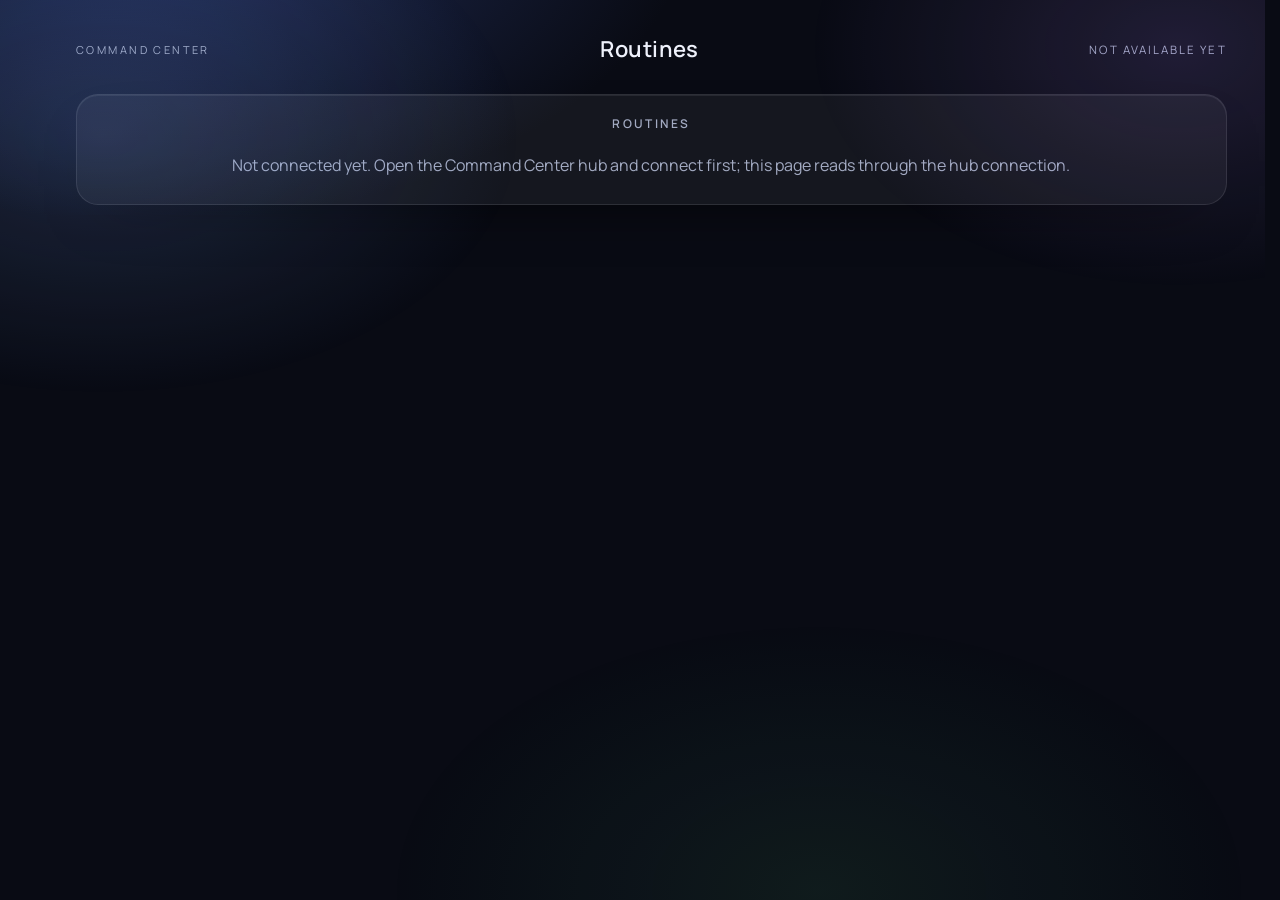
<file: pages/routines.html>
<!doctype html>
<html lang="en">
<head>
<meta charset="utf-8">
<script>var t=new URLSearchParams(location.search).get("theme");if(t==="light")document.documentElement.setAttribute("data-theme","light")</script>
<meta name="viewport" content="width=device-width, initial-scale=1">
<meta name="robots" content="noindex, nofollow, noarchive">
<meta name="color-scheme" content="dark light">
<title>Routines · Command Center</title>
<link rel="preconnect" href="https://fonts.googleapis.com">
<link rel="preconnect" href="https://fonts.gstatic.com" crossorigin>
<link href="https://fonts.googleapis.com/css2?family=Manrope:wght@200;300;400;500;600;700&display=swap" rel="stylesheet">
<style>
*{box-sizing:border-box}
body{margin:0;font-family:var(--font);padding:26px clamp(16px,3vw,44px) 48px}
a{color:var(--accent)}
header.top{display:flex;flex-direction:column;align-items:center;text-align:center;gap:6px;margin-bottom:22px}
header.top .back{font-size:11px;letter-spacing:.22em;text-transform:uppercase;color:var(--muted);text-decoration:none}
header.top .back:hover{color:var(--text)}
header.top h1{font-size:clamp(28px,3.1vw,40px);font-weight:300;letter-spacing:.05em;margin:0}
header.top .stamp{font-size:11.5px;letter-spacing:.18em;text-transform:uppercase;color:var(--muted)}
.cards{display:grid;grid-template-columns:repeat(auto-fit,minmax(210px,1fr));gap:var(--gap);margin-bottom:var(--gap)}
.card{border-radius:var(--r);padding:20px 22px}
.card h2{font-size:12px;letter-spacing:.2em;text-transform:uppercase;color:var(--muted);margin:0 0 14px;font-weight:600;text-align:center}
.big{font-size:40px;font-weight:700;letter-spacing:-.03em;line-height:1.05;text-align:center}
.sub{color:var(--muted);font-size:13px;margin-top:6px;text-align:center}
.stack{display:grid;gap:var(--gap)}
.item{display:flex;gap:12px;padding:11px 0;border-bottom:1px solid var(--line)}
.item:last-child{border-bottom:0}
.item .when{font-family:var(--font);font-size:12px;color:var(--muted);white-space:nowrap;padding-top:2px;min-width:118px}
.item .txt{flex:1}
.item .src{color:var(--muted);font-size:12.5px;margin-top:2px}
.chip{display:inline-block;font-size:10.5px;letter-spacing:.08em;text-transform:uppercase;border:1px solid var(--line);border-radius:20px;padding:1px 8px;color:var(--muted);white-space:nowrap;height:fit-content}
.empty{color:var(--muted);padding:8px 0;text-align:center}
.headline{font-size:19px;font-weight:650;letter-spacing:-.01em;text-align:center}
.dot{display:inline-block;width:9px;height:9px;border-radius:50%;background:var(--muted);margin-right:8px;flex:none}
.dot.ok{background:var(--green)} .dot.late{background:var(--amber)} .dot.fail{background:var(--red)}
.rrow{display:flex;align-items:center;gap:6px;padding:9px 0;border-bottom:1px solid var(--line);flex-wrap:wrap}
.rrow:last-child{border-bottom:0}
.rrow .nm{flex:1;min-width:150px}
.rrow .meta{font-size:12px;color:var(--muted);white-space:nowrap}
</style>
<link rel="stylesheet" href="../cc-design.css">
<link rel="stylesheet" href="../cc-skin.css">
</head>
<body>
<div id="app">
  <header class="top">
    <a class="back" href="../index.html">Command Center</a>
    <h1>Routines</h1>
    <span class="stamp" id="stamp">Loading</span>
  </header>
  <main id="stage">
    <div class="sk"><div></div><div></div><div></div></div>
  </main>
</div>
<script>
(function(){
"use strict";
function getCfg(){ try { var c = JSON.parse(localStorage.getItem("cc_cfg") || "null"); if (c && c.url && c.key) return c; } catch (e) {} return null; }
function esc(s){ return String(s == null ? "" : s).replace(/[&<>"']/g, function(ch){ return {"&":"&amp;","<":"&lt;",">":"&gt;",'"':"&quot;","'":"&#39;"}[ch]; }); }
function fmtTime(iso){ if (!iso) return "Not available yet"; var d = new Date(iso); if (isNaN(d)) return esc(iso); return d.toLocaleString("en-US", {weekday:"short", month:"short", day:"numeric", hour:"numeric", minute:"2-digit", timeZone:"America/New_York"}); }
function items(data, tab, module){ return (data.items || []).filter(function(i){ return i.tab === tab && i.module === module; }).slice().sort(function(a,b){ return new Date(b.time) - new Date(a.time); }); }
function summary(data, section){ var rows = (data.summary || []).filter(function(s){ return s.section === section; }); return rows.length ? rows[rows.length - 1] : null; }
function itemRow(i){
  var link = i.link ? ' <a href="' + esc(i.link) + '" target="_blank" rel="noopener">Open</a>' : "";
  return '<div class="item"><span class="when">' + fmtTime(i.time) + '</span><span class="txt">' + esc(i.text) + link +
    (i.source ? '<div class="src">' + esc(i.source) + '</div>' : "") + '</span><span class="chip">' + esc(i.grade || "") + '</span></div>';
}
function listOrEmpty(rows){ return rows.length ? rows.map(itemRow).join("") : '<div class="empty">Not available yet</div>'; }
function routineStatus(rt){
  if (!rt.last_run) return "nodata";
  if (rt.last_status === "fail") return "fail";
  if (typeof rt.cadence_min === "number" && rt.cadence_min > 0) {
    var ageMin = (Date.now() - new Date(rt.last_run)) / 60000;
    if (ageMin > rt.cadence_min * 2 + 5) return "late";
  }
  return "ok";
}
function cadence(rt){
  if (rt.cadence) return esc(rt.cadence);
  var m = rt.cadence_min;
  if (typeof m !== "number" || !m) return "Not available yet";
  if (m < 60) return "every " + m + " min";
  if (m === 60) return "hourly";
  if (m === 1440) return "daily";
  if (m === 10080) return "weekly";
  if (m % 1440 === 0) return "every " + (m / 1440) + " days";
  if (m % 60 === 0) return "every " + (m / 60) + " h";
  return "every " + m + " min";
}
function render(data){
  var stamp = document.getElementById("stamp");
  stamp.textContent = "Updated " + fmtTime(data.now || new Date().toISOString());
  var routines = (data.routines || []).slice().sort(function(a,b){
    var t = String(a.tab || "").localeCompare(String(b.tab || ""));
    return t !== 0 ? t : String(a.routine).localeCompare(String(b.routine));
  });
  var counts = {ok:0, late:0, fail:0, nodata:0};
  routines.forEach(function(rt){ counts[routineStatus(rt)]++; });
  var tabs = [];
  routines.forEach(function(rt){ var tb = rt.tab || "Other"; if (tabs.indexOf(tb) === -1) tabs.push(tb); });
  var groups = tabs.map(function(tb){
    var rows = routines.filter(function(rt){ return (rt.tab || "Other") === tb; }).map(function(rt){
      var st = routineStatus(rt);
      var stWord = st === "nodata" ? "no data" : st;
      return '<div class="rrow"><span class="dot ' + (st === "nodata" ? "" : st) + '"></span><span class="nm">' + esc(rt.routine) +
        '<div class="src">' + esc(rt.module || "") + ' · ' + stWord + '</div></span>' +
        '<span class="meta">' + cadence(rt) + '</span>' +
        '<span class="meta">' + (rt.last_run ? fmtTime(rt.last_run) : "no run yet") + '</span>' +
        '<span class="meta">' + (rt.last_output_count !== "" && rt.last_output_count != null ? esc(rt.last_output_count) + " out" : "") + '</span></div>';
    }).join("");
    return '<div class="card"><h2>' + esc(tb) + '</h2>' + rows + '</div>';
  }).join("");
  document.getElementById("stage").innerHTML =
    '<div class="cards">' +
      '<div class="card"><h2>Routines tracked</h2><div class="big">' + routines.length + '</div><div class="sub">on the board</div></div>' +
      '<div class="card"><h2>Running clean</h2><div class="big">' + counts.ok + '</div><div class="sub">on schedule</div></div>' +
      '<div class="card"><h2>Late</h2><div class="big">' + counts.late + '</div><div class="sub">past cadence</div></div>' +
      '<div class="card"><h2>Failed</h2><div class="big">' + counts.fail + '</div><div class="sub">' + counts.nodata + ' with no data yet</div></div>' +
    '</div>' +
    '<div class="stack">' + (groups || '<div class="card"><h2>Routines</h2><div class="empty">Not available yet</div></div>') + '</div>';
}
function fail(msg){
  document.getElementById("stage").innerHTML = '<div class="card"><h2>Routines</h2><div class="empty">' + esc(msg) + '</div></div>';
  document.getElementById("stamp").textContent = "Not available yet";
}
var cfg = getCfg();
if (!cfg) { fail("Not connected yet. Open the Command Center hub and connect first; this page reads through the hub connection."); return; }
fetch(cfg.url + (cfg.url.indexOf("?") > -1 ? "&" : "?") + "key=" + encodeURIComponent(cfg.key))
  .then(function(r){ return r.json(); })
  .then(function(j){ if (!j.ok) throw new Error(j.error || "load failed"); render(j.data); })
  .catch(function(){ fail("Could not load the board. Values are not available yet."); });
})();
</script>
<script src="../cc-motion.js"></script>
</body>
</html>
</file>
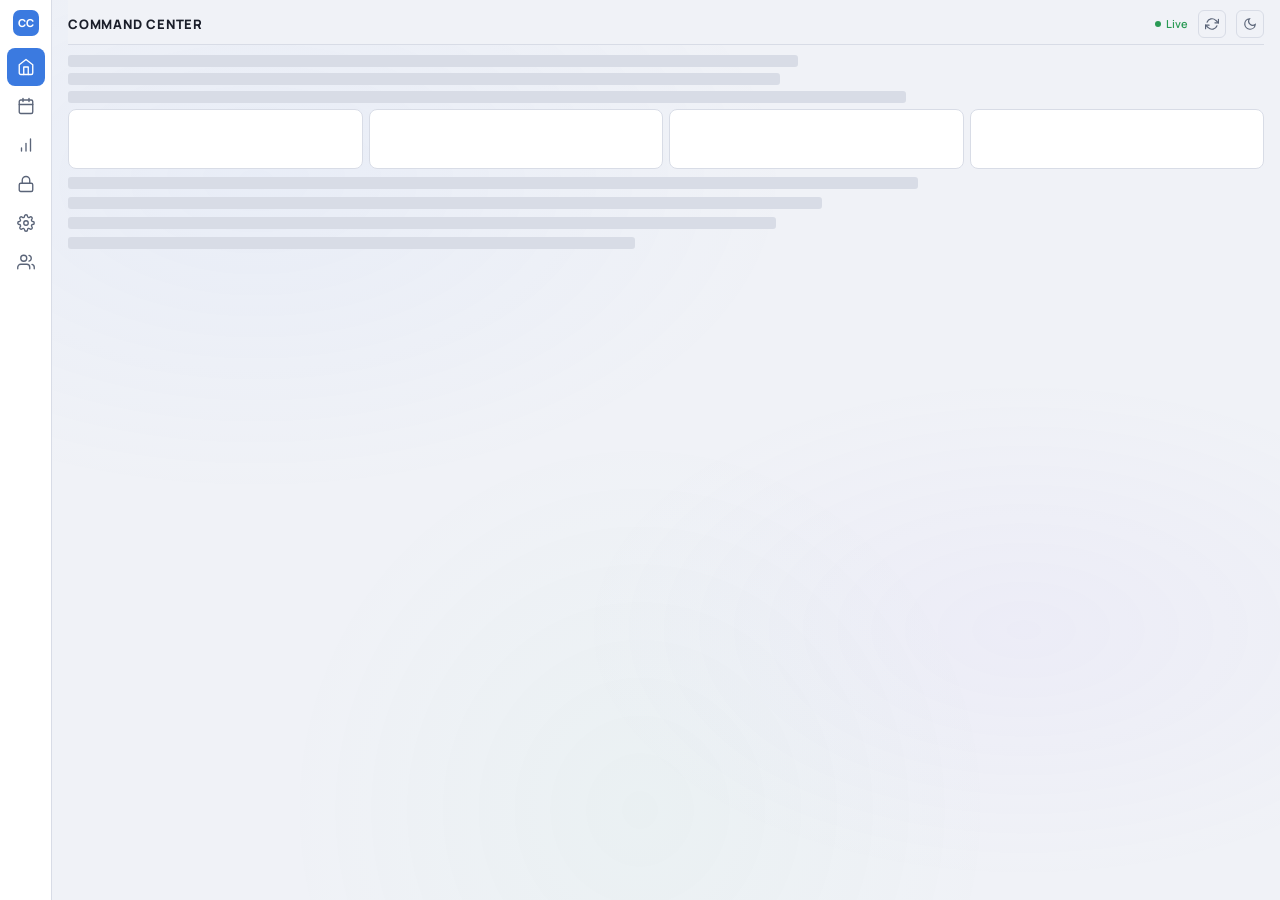
<file: previews/preview-a.html>
<!DOCTYPE html>
<html lang="en">
<head>
<meta charset="utf-8">
<meta name="viewport" content="width=device-width, initial-scale=1, viewport-fit=cover">
<meta name="color-scheme" content="dark">
<script>try{if(localStorage.getItem("cc_theme")==="light")document.documentElement.setAttribute("data-theme","light")}catch(e){}</script>
<link rel="preconnect" href="https://fonts.googleapis.com"><link rel="preconnect" href="https://fonts.gstatic.com" crossorigin>
<link rel="stylesheet" href="https://fonts.googleapis.com/css2?family=Manrope:wght@400;500;600;700;800&family=JetBrains+Mono:wght@400;500&display=swap">
<title>Command Center — Preview A v2</title>
<style>
/* ═══════════════ TOKENS ═══════════════ */
:root {
  --bg:#07090d; --bg2:#0c0f16; --panel:#111520; --panel2:#171d2a;
  --line:#1e2538; --line2:#283048; --text:#eef2f8; --muted:#8792a6;
  --accent:#7aa7ff; --violet:#b18cff; --amber:#f0b450; --red:#ff6b7a;
  --green:#5fd48a; --ring:#586377; --cyan:#5ec8d8;
  --hs:72%; --hl:62%;
  --font: 'Manrope', system-ui, -apple-system, sans-serif;
  --mono: 'JetBrains Mono', 'SF Mono', monospace;
  --r: 10px;
  color-scheme: dark;
}
@media (prefers-color-scheme: light) {
  :root:not([data-theme="dark"]) {
    --bg:#f0f2f7; --bg2:#e8ebf2; --panel:#fff; --panel2:#f5f7fb;
    --line:#d8dce6; --line2:#c8cdd8; --text:#1a1e2a; --muted:#5a6478;
    --accent:#3b7ae0; --violet:#8a5ec8; --amber:#c08520; --red:#d04050;
    --green:#2a9a55; --ring:#a0a8b8; --cyan:#2a8a9a;
    color-scheme: light;
  }
}
:root[data-theme="light"] {
  --bg:#f0f2f7; --bg2:#e8ebf2; --panel:#fff; --panel2:#f5f7fb;
  --line:#d8dce6; --line2:#c8cdd8; --text:#1a1e2a; --muted:#5a6478;
  --accent:#3b7ae0; --violet:#8a5ec8; --amber:#c08520; --red:#d04050;
  --green:#2a9a55; --ring:#a0a8b8; --cyan:#2a8a9a;
  color-scheme: light;
}
*,*::before,*::after{box-sizing:border-box}
body{background:var(--bg);color:var(--text);font-family:var(--font);margin:0;font-size:13px;line-height:1.45;min-height:100vh;-webkit-font-smoothing:antialiased}

/* Aurora bg */
body::after{content:'';position:fixed;inset:0;z-index:-1;pointer-events:none;background:radial-gradient(ellipse 60% 50% at 20% 20%,rgba(122,167,255,.06) 0%,transparent 70%),radial-gradient(ellipse 50% 40% at 80% 70%,rgba(177,140,255,.05) 0%,transparent 70%),radial-gradient(ellipse 40% 60% at 50% 90%,rgba(95,212,138,.04) 0%,transparent 70%);animation:aurora 30s ease-in-out infinite alternate}
@keyframes aurora{0%{opacity:.7;transform:scale(1)}100%{opacity:1;transform:scale(1.05)}}

/* ═══════════════ SHELL ═══════════════ */
.shell{display:flex;min-height:100vh}
.rail{width:52px;min-height:100vh;background:var(--panel);border-right:1px solid var(--line);display:flex;flex-direction:column;align-items:center;padding:10px 0 6px;position:fixed;top:0;left:0;z-index:100}
.rail-logo{width:26px;height:26px;border-radius:7px;background:var(--accent);display:grid;place-items:center;font-weight:800;font-size:11px;color:#fff;margin-bottom:12px}
.rail-tabs{display:flex;flex-direction:column;gap:1px;flex:1}
.rail-btn{width:38px;height:38px;border:none;background:transparent;border-radius:8px;color:var(--muted);cursor:pointer;display:flex;align-items:center;justify-content:center;position:relative;transition:background .15s,color .15s}
.rail-btn:hover{background:var(--panel2);color:var(--text)}
.rail-btn[aria-current="true"]{background:var(--accent);color:#fff}
.rail-btn svg{width:18px;height:18px;fill:none;stroke:currentColor;stroke-width:1.8;stroke-linecap:round;stroke-linejoin:round}
.rail-btn .badge{position:absolute;top:3px;right:2px;min-width:14px;height:14px;border-radius:7px;background:var(--red);color:#fff;font-size:9px;font-weight:700;display:flex;align-items:center;justify-content:center;padding:0 3px}
.rail-btn .badge:empty{display:none}
.rail-bottom{margin-top:auto;display:flex;flex-direction:column;gap:1px}

.main{margin-left:52px;flex:1;min-width:0;padding:0 16px 20px}

/* ═══════════════ TOPBAR ═══════════════ */
.topbar{display:flex;align-items:center;gap:10px;padding:10px 0 6px;border-bottom:1px solid var(--line);margin-bottom:10px;position:sticky;top:0;background:var(--bg);z-index:50}
.topbar h1{font-size:13px;font-weight:800;letter-spacing:.06em;margin:0;flex:1;text-transform:uppercase}
.live{display:flex;align-items:center;gap:5px;font-size:11px;color:var(--green);font-weight:600}
.live::before{content:'';width:6px;height:6px;border-radius:50%;background:var(--green);animation:pulse 2s ease infinite}
@keyframes pulse{0%,100%{opacity:1}50%{opacity:.3}}
.sample-tag{font-size:9px;padding:2px 5px;background:var(--amber);color:#000;border-radius:3px;font-weight:700;text-transform:uppercase;letter-spacing:.05em}
.top-btn{width:28px;height:28px;border:1px solid var(--line);background:transparent;border-radius:6px;color:var(--muted);cursor:pointer;display:grid;place-items:center}
.top-btn:hover{background:var(--panel2);color:var(--text)}
.top-btn svg{width:14px;height:14px;fill:none;stroke:currentColor;stroke-width:2;stroke-linecap:round}

/* ═══════════════ STATUS STRIP ═══════════════ */
.ss{display:grid;grid-template-columns:repeat(auto-fit,minmax(130px,1fr));gap:6px;margin-bottom:12px}
.ss-p{display:flex;align-items:center;gap:7px;padding:7px 10px;background:var(--panel);border:1px solid var(--line);border-radius:8px;cursor:pointer;transition:border-color .15s}
.ss-p:hover{border-color:var(--accent)}
.ss-d{width:7px;height:7px;border-radius:50%;flex-shrink:0}
.ss-d.good{background:var(--green)}.ss-d.watch{background:var(--amber)}.ss-d.alert{background:var(--red)}.ss-d.none{background:var(--muted)}
.ss-p b{font-size:11px;font-weight:600}
.ss-p small{font-size:10px;color:var(--muted);margin-left:auto;white-space:nowrap;overflow:hidden;text-overflow:ellipsis;max-width:120px}

/* ═══════════════ SECTION / CARDS ═══════════════ */
.sh{display:flex;align-items:center;gap:6px;margin:14px 0 6px}
.sh h2{font-size:10px;font-weight:700;text-transform:uppercase;letter-spacing:.1em;color:var(--muted);margin:0}
.sh::after{content:'';flex:1;height:1px;background:var(--line)}

.card{background:var(--panel);border:1px solid var(--line);border-radius:8px;padding:10px 12px}
.card-h{display:flex;align-items:center;gap:6px;margin-bottom:8px}
.card-h h3{font-size:12px;font-weight:700;margin:0;flex:1}
.card-h .cnt{font-size:10px;color:var(--muted);font-family:var(--mono)}

/* ═══════════════ STAT TILES ═══════════════ */
.stats{display:grid;grid-template-columns:repeat(auto-fit,minmax(110px,1fr));gap:6px}
.stat{background:var(--panel);border:1px solid var(--line);border-radius:8px;padding:10px 12px}
.stat-v{font-size:22px;font-weight:800;line-height:1;display:flex;align-items:baseline;gap:5px}
.stat-l{font-size:10px;color:var(--muted);font-weight:600;text-transform:uppercase;letter-spacing:.04em;margin-top:2px}
.stat-sp{margin-top:3px}
.stat-sp svg{width:100%;height:20px}
.trend{font-size:11px;font-weight:600}
.trend.up{color:var(--green)}.trend.dn{color:var(--red)}.trend.flat{color:var(--muted)}

/* ═══════════════ COMPACT TABLE ═══════════════ */
.ct{width:100%;border-collapse:collapse;font-size:12px}
.ct th{text-align:left;font-size:9px;text-transform:uppercase;letter-spacing:.08em;color:var(--muted);font-weight:600;padding:3px 6px;border-bottom:1px solid var(--line)}
.ct td{padding:4px 6px;border-bottom:1px solid var(--line);vertical-align:top}
.ct tr:last-child td{border-bottom:none}
.ct tr:hover td{background:var(--panel2)}

/* ═══════════════ DOT / PILL ═══════════════ */
.dot{width:7px;height:7px;border-radius:50%;display:inline-block;vertical-align:middle;flex-shrink:0}
.dot.ok{background:var(--green)}.dot.late{background:var(--amber)}.dot.fail,.dot.stale{background:var(--red)}.dot.none,.dot.nodata{background:var(--muted)}
.fp{display:inline-flex;align-items:center;gap:3px;font-size:9px;font-family:var(--mono);color:var(--muted);padding:1px 5px;border-radius:3px;background:var(--panel2);white-space:nowrap}
.fp .dot{width:5px;height:5px}

/* ═══════════════ ITEM ROWS ═══════════════ */
.ir{display:flex;align-items:baseline;gap:6px;padding:4px 0;border-bottom:1px solid var(--line);font-size:12px}
.ir:last-child{border-bottom:none}
.ir .src{font-size:10px;color:var(--muted);font-family:var(--mono);white-space:nowrap;margin-left:auto;flex-shrink:0}
.due{font-size:10px;padding:1px 5px;border-radius:3px;background:var(--amber);color:#000;font-weight:600;white-space:nowrap;flex-shrink:0}
.due.past{background:var(--red);color:#fff}

/* ═══════════════ LAYOUTS ═══════════════ */
.two{display:grid;grid-template-columns:1fr 1fr;gap:8px}
.three{display:grid;grid-template-columns:1fr 1fr 1fr;gap:8px}
@media(max-width:1000px){.three{grid-template-columns:1fr 1fr}}
@media(max-width:700px){.two,.three{grid-template-columns:1fr}}

/* ═══════════════ CREW ═══════════════ */
.crew-av{width:24px;height:24px;border-radius:50%;display:grid;place-items:center;font-weight:700;font-size:10px;color:#fff;flex-shrink:0}

/* ═══════════════ MESSAGES ═══════════════ */
.mr{display:flex;gap:6px;padding:3px 0;border-bottom:1px solid var(--line);font-size:11px;align-items:baseline}
.mr:last-child{border-bottom:none}
.mr .mf{font-weight:600;white-space:nowrap;min-width:40px}
.mr .ma{color:var(--muted)}
.mr .mt{font-weight:500;color:var(--muted);white-space:nowrap;min-width:40px}
.mr .mx{flex:1;min-width:0;overflow:hidden;text-overflow:ellipsis;white-space:nowrap}
.mr .mti{font-family:var(--mono);color:var(--muted);white-space:nowrap;flex-shrink:0;font-size:10px}

/* ═══════════════ PIPELINE ═══════════════ */
.pipe-s{display:flex;gap:2px;margin-bottom:6px}
.pipe-s span{flex:1;height:3px;border-radius:2px;background:var(--line)}
.pipe-s span.f{background:var(--accent)}
.pc{padding:6px 8px;border:1px solid var(--line);border-radius:5px;margin-bottom:4px}
.pc h4{margin:0;font-size:12px;font-weight:600}
.pc .meta{font-size:10px;color:var(--muted)}
.pc .nx{font-size:11px;margin-top:3px;padding:3px 6px;background:var(--panel2);border-radius:3px}

/* ═══════════════ BODY MAP ═══════════════ */
.bg{display:grid;grid-template-columns:repeat(auto-fill,minmax(68px,1fr));gap:4px}
.bc{padding:5px 6px;border-radius:5px;text-align:center;font-size:10px;font-weight:600;border:1px solid var(--line)}

/* ═══════════════ RECORDS ═══════════════ */
.rd h4{font-size:11px;font-weight:700;margin:0 0 3px;color:var(--accent);text-transform:uppercase;letter-spacing:.04em}
.rd{margin-bottom:8px}
.rr{display:flex;align-items:center;gap:6px;font-size:11px;padding:2px 0}
.rb{flex:0 0 40px;height:3px;background:var(--line);border-radius:2px;overflow:hidden}
.rb i{display:block;height:100%;background:var(--green);border-radius:2px}

/* ═══════════════ PROBLEMS ═══════════════ */
.pr{display:flex;gap:6px;padding:5px 0;border-bottom:1px solid var(--line);font-size:11px;align-items:baseline}
.pr:last-child{border-bottom:none}
.pr .pi{font-family:var(--mono);color:var(--accent);font-weight:600;white-space:nowrap}
.pr .pt{flex:1}
.pr .po{font-size:10px;color:var(--muted);white-space:nowrap}

/* ═══════════════ SKELETONS ═══════════════ */
.sk{animation:shimmer 1.5s ease-in-out infinite alternate}
@keyframes shimmer{0%{opacity:.5}100%{opacity:.15}}
.skl{height:12px;border-radius:3px;background:var(--line);margin-bottom:6px}
.sks{height:60px;border-radius:8px;background:var(--panel);border:1px solid var(--line)}

/* ═══════════════ MOBILE ═══════════════ */
@media(max-width:700px){
  .rail{display:none}
  .main{margin-left:0;padding-bottom:64px}
  .mob{position:fixed;bottom:0;left:0;right:0;z-index:100;background:var(--panel);border-top:1px solid var(--line);display:flex;padding:3px 0 max(3px,env(safe-area-inset-bottom,0px))}
  .mob button{flex:1;border:none;background:transparent;color:var(--muted);display:flex;flex-direction:column;align-items:center;gap:1px;padding:5px 0;font-size:9px;font-family:var(--font);cursor:pointer;position:relative}
  .mob button[aria-current="true"]{color:var(--accent)}
  .mob button svg{width:18px;height:18px;fill:none;stroke:currentColor;stroke-width:1.8;stroke-linecap:round;stroke-linejoin:round}
  .mob .badge{position:absolute;top:0;right:calc(50% - 16px);min-width:12px;height:12px;border-radius:6px;background:var(--red);color:#fff;font-size:8px;font-weight:700;display:flex;align-items:center;justify-content:center;padding:0 2px}
  .mob .badge:empty{display:none}
}
@media(min-width:701px){.mob{display:none}}

/* ═══════════════ UTILS ═══════════════ */
.empty{text-align:center;padding:16px;color:var(--muted);font-size:12px}
.rt-s{display:flex;align-items:center;gap:4px;white-space:nowrap}
.sp{display:inline-block;vertical-align:middle}
.sp svg{vertical-align:middle}
.warn-b{border-color:var(--amber)!important}
</style>
</head>
<body>

<div class="shell">
<nav class="rail" id="rail"></nav>
<div class="main" id="main">
  <div class="topbar">
    <h1>Command Center</h1>
    <span class="live" id="live-ind">Live</span>
    <span class="sample-tag" id="stag" hidden>SAMPLE</span>
    <button class="top-btn" id="rbtn" title="Refresh"><svg viewBox="0 0 24 24"><path d="M23 4v6h-6M1 20v-6h6"/><path d="M3.51 9a9 9 0 0 1 14.85-3.36L23 10M1 14l4.64 4.36A9 9 0 0 0 20.49 15"/></svg></button>
    <button class="top-btn" id="tbtn" title="Theme"><svg viewBox="0 0 24 24"><path d="M21 12.79A9 9 0 1 1 11.21 3a7 7 0 0 0 9.79 9.79z"/></svg></button>
  </div>
  <div id="app"></div>
</div>
</div>
<nav class="mob" id="mob"></nav>

<script>
(function(){
"use strict";
/* ══════════ CONFIG ══════════ */
var TABS=[
  {id:"wall",l:"Wall",i:'<path d="M3 9l9-7 9 7v11a2 2 0 0 1-2 2H5a2 2 0 0 1-2-2z"/><polyline points="9 22 9 12 15 12 15 22"/>'},
  {id:"today",l:"Today",i:'<rect x="3" y="4" width="18" height="18" rx="2"/><line x1="16" y1="2" x2="16" y2="6"/><line x1="8" y1="2" x2="8" y2="6"/><line x1="3" y1="10" x2="21" y2="10"/>'},
  {id:"biz",l:"Business",i:'<line x1="12" y1="20" x2="12" y2="10"/><line x1="18" y1="20" x2="18" y2="4"/><line x1="6" y1="20" x2="6" y2="16"/>'},
  {id:"priv",l:"Private",i:'<rect x="3" y="11" width="18" height="11" rx="2"/><path d="M7 11V7a5 5 0 0 1 10 0v4"/>'},
  {id:"sys",l:"System",i:'<circle cx="12" cy="12" r="3"/><path d="M19.4 15a1.65 1.65 0 0 0 .33 1.82l.06.06a2 2 0 1 1-2.83 2.83l-.06-.06a1.65 1.65 0 0 0-1.82-.33 1.65 1.65 0 0 0-1 1.51V21a2 2 0 0 1-4 0v-.09A1.65 1.65 0 0 0 9 19.4a1.65 1.65 0 0 0-1.82.33l-.06.06a2 2 0 1 1-2.83-2.83l.06-.06A1.65 1.65 0 0 0 4.68 15a1.65 1.65 0 0 0-1.51-1H3a2 2 0 0 1 0-4h.09A1.65 1.65 0 0 0 4.6 9a1.65 1.65 0 0 0-.33-1.82l-.06-.06a2 2 0 1 1 2.83-2.83l.06.06A1.65 1.65 0 0 0 9 4.68a1.65 1.65 0 0 0 1-1.51V3a2 2 0 0 1 4 0v.09a1.65 1.65 0 0 0 1 1.51 1.65 1.65 0 0 0 1.82-.33l.06-.06a2 2 0 1 1 2.83 2.83l-.06.06A1.65 1.65 0 0 0 19.4 9a1.65 1.65 0 0 0 1.51 1H21a2 2 0 0 1 0 4h-.09a1.65 1.65 0 0 0-1.51 1z"/>'},
  {id:"crew",l:"Crew",i:'<path d="M17 21v-2a4 4 0 0 0-4-4H5a4 4 0 0 0-4 4v2"/><circle cx="9" cy="7" r="4"/><path d="M23 21v-2a4 4 0 0 0-3-3.87"/><path d="M16 3.13a4 4 0 0 1 0 7.75"/>'}
];
var CREW=[
  {k:"claude",n:"Atlas",c:"var(--accent)",r:"Ops lead"},
  {k:"muse",n:"Luna",c:"var(--violet)",r:"Researcher"},
  {k:"chatgpt",n:"Argus",c:"var(--green)",r:"QA + push"},
  {k:"claude-jdm",n:"Athena",c:"var(--amber)",r:"Strategy"},
  {k:"iphone",n:"Orion",c:"var(--cyan)",r:"Phone telemetry"}
];
var TAB="wall",D=null;

/* ══════════ DOM ══════════ */
function h(t,p){var e=document.createElement(t);if(p)for(var k in p){var v=p[k];if(v==null||v===false)continue;if(k==="class")e.className=v;else if(k.indexOf("on")===0)e.addEventListener(k.slice(2),v);else e.setAttribute(k,v)}for(var i=2;i<arguments.length;i++){var c=arguments[i];if(c==null||c===false)continue;if(Array.isArray(c))c.forEach(function(x){if(x)e.appendChild(typeof x==="string"?document.createTextNode(x):x)});else e.appendChild(typeof c==="string"?document.createTextNode(c):c)}return e}
function iso(m){return new Date(Date.now()-m*60000).toISOString()}
function ago(s){if(!s)return"—";var m=Math.round((Date.now()-new Date(s).getTime())/60000);if(m<1)return"now";if(m<60)return m+"m";var hr=Math.round(m/60);if(hr<48)return hr+"h";return Math.round(hr/24)+"d"}
function usd(n){return"$"+Math.round(n).toLocaleString("en-US")}
function clk(s){if(!s)return"";return new Date(s).toLocaleTimeString([],{hour:"numeric",minute:"2-digit"})}

/* Sparkline */
function sp(vals,w,ht,col){
  w=w||56;ht=ht||18;if(!vals||vals.length<2)return h("span",{class:"sp"});
  var mn=Math.min.apply(null,vals),mx=Math.max.apply(null,vals),rn=mx-mn||1;
  var pts=vals.map(function(v,i){return(i/(vals.length-1)*w).toFixed(1)+","+(ht-2-(v-mn)/rn*(ht-4)).toFixed(1)}).join(" ");
  var s=document.createElementNS("http://www.w3.org/2000/svg","svg");
  s.setAttribute("width",w);s.setAttribute("height",ht);s.setAttribute("viewBox","0 0 "+w+" "+ht);
  var p=document.createElementNS("http://www.w3.org/2000/svg","polyline");
  p.setAttribute("points",pts);p.setAttribute("fill","none");p.setAttribute("stroke",col||"var(--accent)");p.setAttribute("stroke-width","1.5");p.setAttribute("stroke-linecap","round");p.setAttribute("stroke-linejoin","round");
  s.appendChild(p);var el=h("span",{class:"sp"});el.appendChild(s);return el;
}
/* Freshness pill */
function fp(ts,rhy){
  if(!ts)return h("span",{class:"fp"},h("span",{class:"dot none"}),"—");
  var age=(Date.now()-(typeof ts==="number"?ts:new Date(ts).getTime()))/60000;
  var lv=age<=rhy*1.5?"ok":age<=rhy*3?"late":"stale";
  var t=age<60?Math.round(age)+"m":age<1440?Math.round(age/60)+"h":Math.round(age/1440)+"d";
  return h("span",{class:"fp"},h("span",{class:"dot "+lv}),t);
}
/* Trend */
function tr(vals){
  if(!vals||vals.length<2)return null;
  var l=vals[vals.length-1],p=vals[vals.length-2],pct=p?Math.round((l-p)/p*100):0;
  if(pct>0)return h("span",{class:"trend up"},"↑"+pct+"%");
  if(pct<0)return h("span",{class:"trend dn"},"↓"+Math.abs(pct)+"%");
  return h("span",{class:"trend flat"},"→");
}
/* Section header */
function sh(title,extra){var e=h("div",{class:"sh"},h("h2",null,title));if(extra)e.insertBefore(extra,e.lastChild);return e}

/* ══════════ SAMPLE DATA ══════════ */
function sampleData(){
  return{
    now:new Date().toISOString(),sample:true,
    summary:[
      {section:"Today",headline:"2 items due",status:"watch"},
      {section:"Business",headline:"Pipeline healthy",status:"good"},
      {section:"Private",headline:"Week on track",status:"good"},
      {section:"System",headline:"3 problems open",status:"watch"},
      {section:"Crew",headline:"All active",status:"good"}
    ],
    items:[
      {tab:"Today",mod:"Watch",text:"Pool rec swim cancelled today",src:"Facility",time:iso(40)},
      {tab:"Today",mod:"Watch",text:"Scholarship email approval due today",src:"Clarkson",time:iso(160),due:new Date(Date.now()+8*3600000).toISOString()},
      {tab:"Today",mod:"Calendar",text:"Work shift 7:30 AM – 3:30 PM",src:"Calendar",time:iso(160)},
      {tab:"Today",mod:"Calendar",text:"Summer scheduling info due today",src:"Clarkson",time:iso(160),due:new Date(Date.now()+8*3600000).toISOString()},
      {tab:"Today",mod:"Weather",text:"Flyable. Gusts to 16 mph late morning.",src:"Forecast",time:iso(160)},
      {tab:"Business",mod:"Leads",text:"New portrait inquiry logged. Recommended action: Reply within 2 hours with availability and pricing.",src:"Form log",time:iso(180)},
      {tab:"Business",mod:"Money",text:"Invoice due: $480. 2 open deals. Collected YTD: $12,400. Sessions next 14d: 2.",src:"Ledger summary",time:iso(200)},
      {tab:"Business",mod:"Waiting",text:"Booking confirmation draft waiting on your approval",src:"Draft queue",time:iso(1500)},
      {tab:"Business",mod:"Competitors",text:"Most new followers, last 7 days: competitor_a +12 (1,340 total), competitor_b +8 (890 total). Most new posts, last 7 days: competitor_c 4 posts. Pricing moves in the last 2 days: none read. JD Meyers Productions: 627 followers, up 3 in 7 days",src:"Instagram",time:iso(90)},
      {tab:"Business",mod:"Nurturing",text:"Lauren | Stage: Contract | Event: Wedding, date TBD | Last contact: 2026-11-20 | Next: Send contract (tonight) | Need: Second shooter",src:"Nurture",time:iso(300)},
      {tab:"Business",mod:"Nurturing",text:"Maya | Stage: Deposit | Event: Wedding, in 2 months | Last contact: 2026-11-21 | Next: Send timeline | Need: Venue address",src:"Nurture",time:iso(300)},
      {tab:"Business",mod:"Ledger",text:"JDM-2026-31 | Client: Jennah S. | Service: Photoshoot | Date: 2026-12-07 | Status: Confirmed | Payment: Paid | Total: 175 | Collected: 175",src:"Ledger",time:iso(200)},
      {tab:"Business",mod:"Ledger",text:"JDM-2027-01 | Client: Lauren | Service: Wedding | Date: 2027-10-29 | Status: Contract Sent | Payment: Negotiating | Total: 2900 | Collected: 0",src:"Ledger",time:iso(200)},
      {tab:"Business",mod:"Ledger",text:"JDM-2026-27 | Client: Maya K. | Service: Wedding Video | Date: 2027-01-22 | Status: Coming Up | Payment: Deposit Paid | Total: 2200 | Collected: 550",src:"Ledger",time:iso(200)},
      {tab:"Business",mod:"Ledger",text:"JDM-2026-22 | Client: Ken & Tashell | Service: Wedding Video | Date: 2026-10-09 | Status: Being Edited | Payment: Paid | Total: 1175 | Collected: 1175",src:"Ledger",time:iso(200)},
      {tab:"Business",mod:"Ledger",text:"JDM-2026-15 | Client: Dev | Service: Photoshoot | Date: 2026-11-03 | Status: Complete | Payment: Balance Due | Total: 320 | Collected: 120",src:"Ledger",time:iso(200)},
      {tab:"Business",mod:"Marketing",text:"Ads conversion upload ran clean",src:"Ads log",time:iso(240)},
      {tab:"Private",mod:"Health",text:"Sleep 7h 12m",src:"Orion",time:iso(160)},
      {tab:"Private",mod:"Health",text:"Workout: 4 exercises, 13 sets, 25 cardio min",src:"FitNotes",time:iso(1500)},
      {tab:"Private",mod:"Health",text:"Workout: 4 exercises, 10 sets",src:"FitNotes",time:iso(2940)},
      {tab:"Private",mod:"Health",text:"Workout: 3 exercises, 9 sets",src:"FitNotes",time:iso(4380)},
      {tab:"Private",mod:"Health",text:"Phone: battery 100%, Wi-Fi, Focus on, home",src:"Orion β",time:iso(480)},
      {tab:"Private",mod:"Health",text:"Phone: battery 92%, Wi-Fi, Focus on, home",src:"Orion β",time:iso(360)},
      {tab:"Private",mod:"Health",text:"Phone: battery 71%, Wi-Fi, Focus off, away",src:"Orion β",time:iso(240)},
      {tab:"Private",mod:"Health",text:"Phone: battery 48%, Wi-Fi, Focus off, away",src:"Orion β",time:iso(120)},
      {tab:"Private",mod:"Guard",text:"Pre-drill pack reminder due Wednesday",src:"Guard schedule",time:iso(2000),due:new Date(Date.now()+3*86400000).toISOString()},
      {tab:"Private",mod:"Shooting",text:"Last session: 150 rds, 72% accuracy, 11/15 qual",src:"Range log",time:iso(10080)},
      {tab:"Records",mod:"Personal",text:"Identity | 12 | 8 | 10",src:"Registry",time:iso(2000)},
      {tab:"Records",mod:"Personal",text:"Passport | 3 | 3 | 3",src:"Registry",time:iso(2000),due:new Date(Date.now()+400*86400000).toISOString()},
      {tab:"Records",mod:"Military",text:"DD-214 | 2 | 2 | 2",src:"Registry",time:iso(2000)},
      {tab:"Records",mod:"Military",text:"Training Certs | 8 | 5 | 6",src:"Registry",time:iso(2000)},
      {tab:"Records",mod:"Business",text:"Licenses | 4 | 4 | 4",src:"Registry",time:iso(2000)},
      {tab:"Records",mod:"Education",text:"Transcripts | 3 | 3 | 2",src:"Registry",time:iso(2000)},
      {tab:"Records",mod:"Finance",text:"Tax returns | 6 | 6 | 6",src:"Registry",time:iso(2000)},
      {tab:"Records",mod:"Vehicle",text:"Registration | 2 | 2 | 1",src:"Registry",time:iso(2000),due:new Date(Date.now()+90*86400000).toISOString()},
      {tab:"Records",mod:"Expiring",text:"Vehicle registration | Vehicle",due:new Date(Date.now()+90*86400000).toISOString(),src:"Registry",time:iso(2000)}
    ],
    routines:[
      {routine:"Brief run",tab:"Today",cad:1440,last:iso(160),st:"ok"},
      {routine:"Calendar pull",tab:"Today",cad:1440,last:iso(160),st:"ok"},
      {routine:"Forecast pull",tab:"Today",cad:1440,last:iso(160),st:"ok"},
      {routine:"Form ingest",tab:"Business",cad:60,last:iso(25),st:"ok"},
      {routine:"Client-event watch",tab:"Business",cad:60,last:iso(25),st:"ok"},
      {routine:"Competitor sync",tab:"Business",cad:1440,last:iso(90),st:"ok"},
      {routine:"Local events pull",tab:"Local",cad:1440,last:iso(160),st:"ok"},
      {routine:"Scanner watch",tab:"Local",cad:30,last:iso(20),st:"ok"},
      {routine:"Chatter sweep",tab:"Local",cad:60,last:iso(400),st:"late"},
      {routine:"Health sync",tab:"Private",cad:1440,last:null,st:"nodata"},
      {routine:"Finance popup",tab:"Private",cad:1440,last:iso(1500),st:"late"},
      {routine:"Drill schedule",tab:"Private",cad:10080,last:iso(2000),st:"ok"},
      {routine:"Usage read",tab:"System",cad:1440,last:iso(30),st:"ok"},
      {routine:"Run log writer",tab:"System",cad:60,last:iso(700),st:"fail"},
      {routine:"Problem register",tab:"System",cad:1440,last:iso(300),st:"ok"}
    ],
    usage:[
      {w:"claude",pct:38,read:iso(30),reset:new Date(Date.now()+7*86400000).toISOString()},
      {w:"muse",pct:42,read:iso(45),reset:new Date(Date.now()+7*86400000).toISOString()},
      {w:"chatgpt",pct:67,read:iso(60),reset:new Date(Date.now()+3*86400000).toISOString()},
      {w:"claude-jdm",pct:81,read:iso(90),reset:new Date(Date.now()+5*86400000).toISOString()}
    ],
    messages:[
      {from:"claude",to:"muse",text:"🟢 Hub serves Summary, Sections and Messages.",time:iso(240)},
      {from:"muse",to:"claude",text:"🟢 Summary rows written for all six sections.",time:iso(220)},
      {from:"chatgpt",to:"claude",text:"🟢 Write test worked.",time:iso(205)},
      {from:"claude",to:"chatgpt",text:"🟡 Please design-check the hub.",time:iso(190)},
      {from:"muse",to:"claude",text:"🔴 Five jobs blocked by a safety check.",time:iso(170)},
      {from:"chatgpt",to:"claude",text:"🟡 QA: 7 pass, 1 fail, 2 unverified.",time:iso(150)},
      {from:"claude",to:"all",text:"🟢 Push rules are in the repo.",time:iso(120)},
      {from:"muse",to:"claude",text:"🟡 PUSH CLAIM: four pages.",time:iso(95)},
      {from:"muse",to:"claude",text:"🔴 Push rejected for access.",time:iso(80)},
      {from:"claude",to:"muse",text:"🟢 Use the API write route.",time:iso(70)},
      {from:"chatgpt",to:"claude",text:"🟢 PUSHED: four files.",time:iso(55)},
      {from:"muse",to:"claude",text:"🟢 PUSHED: four pages.",time:iso(40)},
      {from:"claude",to:"all",text:"🟢 Hub links are pushed.",time:iso(20)},
      {from:"muse",to:"claude",text:"🟡 Checking data names on live pages.",time:iso(4)}
    ],
    problems:[
      {id:"B-001",p:"Forwarding filter not created",impact:"Lead counts off",own:"JD",st:"open"},
      {id:"B-002",p:"Chatter sweeps no result",impact:"1 in 12 runs empty",own:"Luna",st:"open"},
      {id:"B-003",p:"Brief shows repo name",impact:"Duplicate naming",own:"Luna",st:"open"}
    ],
    sleepH:[7.2,6.5,7.8,5.9,7.1,6.5,7.2],
    workH:[13,10,9,10,12,0,13]
  };
}

/* ══════════ DATA HELPERS ══════════ */
function its(tab,mod){if(!D)return[];return(D.items||[]).filter(function(i){return i.tab===tab&&(!mod||i.mod===mod)}).sort(function(a,b){return new Date(b.time)-new Date(a.time)})}
function newest(list){if(!list.length)return null;return list.reduce(function(b,i){var t=new Date(i.time).getTime();return t>b?t:b},0)}
function sumOf(s){if(!D)return null;return(D.summary||[]).find(function(x){return x.section===s})}
function parseLed(){
  return its("Business","Ledger").map(function(r){
    var ps=r.text.split("|").map(function(s){return s.trim()}),o={raw:r};
    ps.forEach(function(p){var m=/^([A-Za-z ]+):\s*(.*)$/.exec(p);if(m)o[m[1].toLowerCase().replace(/\s+/g,"_")]=m[2];else if(!o.id_)o.id_=p});
    o.total=parseInt(o.total)||0;o.collected=parseInt(o.collected)||0;o.balance=o.total-o.collected;return o;
  });
}
function parseNur(){
  var STAGES=["Inquiry","Talking","Contract","Deposit","Booked"];
  return its("Business","Nurturing").map(function(r){
    var ps=r.text.split("|").map(function(s){return s.trim()}),o={name:ps[0],raw:r};
    ps.slice(1).forEach(function(p){var m=/^([A-Za-z_ ]+):\s*(.*)$/.exec(p);if(m)o[m[1].toLowerCase().replace(/\s+/g,"_")]=m[2]});
    o.six=Math.max(0,STAGES.map(function(s){return s.toLowerCase()}).indexOf((o.stage||"").toLowerCase()));
    o.next=(o.next||"").split(/;\s*/).filter(Boolean);o.need=(o.need||"").split(/;\s*/).filter(Boolean);return o;
  });
}
function parseRec(){
  var recs=its("Records"),groups={},exp=[];
  recs.forEach(function(r){
    if(r.mod==="Expiring"){var p=r.text.split("|").map(function(s){return s.trim()});exp.push({name:p[0],dom:p[1]||"",due:r.due});return}
    var ps=r.text.split("|").map(function(s){return s.trim()}),dom=r.mod||"Other";
    (groups[dom]=groups[dom]||[]).push({type:ps[0]||"",n:parseInt(ps[1])||0,hard:parseInt(ps[2])||0,dig:parseInt(ps[3])||0,due:r.due||""});
  });
  return{groups:groups,exp:exp.sort(function(a,b){return(new Date(a.due||0))-(new Date(b.due||0))})};
}
function badges(){
  if(!D)return{};
  var dt=its("Today").filter(function(i){return i.due}).length;
  var bn=its("Business","Leads").length+its("Business","Waiting").length;
  var sp=(D.problems||[]).length+(D.routines||[]).filter(function(r){return r.st==="fail"||r.st==="late"}).length;
  var ca=(D.messages||[]).filter(function(m){return m.text&&m.text.indexOf("🔴")>-1}).length;
  return{wall:dt+bn,today:dt,biz:bn,sys:sp,crew:ca};
}

/* ══════════ VIEWS ══════════ */

/* ── WALL ── */
function vWall(){
  var el=h("div");
  // Status strip
  var strip=h("div",{class:"ss"});
  (D.summary||[]).forEach(function(s){
    strip.appendChild(h("div",{class:"ss-p",onclick:function(){
      var t=s.section==="Today"?"today":s.section==="Business"?"biz":s.section==="Private"?"priv":s.section==="System"?"sys":"crew";go(t);
    }},h("span",{class:"ss-d "+(s.status||"none")}),h("b",null,s.section),h("small",null,s.headline)));
  });
  el.appendChild(strip);

  // Stats row
  var led=parseLed(),ytd=0,due=0,od=0;
  led.forEach(function(l){ytd+=l.collected;due+=l.balance;if(l.balance>0)od++});
  var rok=(D.routines||[]).filter(function(r){return r.st==="ok"}).length,rtot=(D.routines||[]).length;
  var di=(D.items||[]).filter(function(i){return i.due}).length;
  var uPct=0;var uA=(D.usage||[]).find(function(u){return u.w==="claude"});if(uA)uPct=uA.pct;

  el.appendChild(h("div",{class:"stats"},
    h("div",{class:"stat"},h("div",{class:"stat-v"},String(di),tr([3,2,4,2,di])),h("div",{class:"stat-l"},"Needs you"),h("div",{class:"stat-sp"},sp([3,2,4,2,di],56,18,"var(--amber)"))),
    h("div",{class:"stat"},h("div",{class:"stat-v"},usd(ytd),tr([8200,9100,10400,11600,ytd])),h("div",{class:"stat-l"},"Collected YTD"),h("div",{class:"stat-sp"},sp([8200,9100,10400,11600,ytd],56,18,"var(--green)"))),
    h("div",{class:"stat"},h("div",{class:"stat-v"},usd(due)),h("div",{class:"stat-l"},"Outstanding"),h("div",{class:"stat-sp"},sp([600,500,480,due],56,18,"var(--amber)"))),
    h("div",{class:"stat"},h("div",{class:"stat-v"},rok+"/"+rtot),h("div",{class:"stat-l"},"Routines OK")),
    h("div",{class:"stat"},h("div",{class:"stat-v"},uPct+"%"),h("div",{class:"stat-l"},"Atlas usage"),h("div",{class:"stat-sp"},sp([22,25,29,33,uPct],56,18,uPct>=90?"var(--red)":uPct>=70?"var(--amber)":"var(--green)")))
  ));

  // Two-col: Today + Business snapshot
  var two=h("div",{class:"two",style:"margin-top:10px"});

  // Today card
  var tc=h("div",{class:"card"});
  tc.appendChild(h("div",{class:"card-h"},h("h3",null,"Today"),fp(newest(its("Today")),1440)));
  its("Today").slice(0,6).forEach(function(it){
    var ip=it.due&&new Date(it.due)<new Date();
    tc.appendChild(h("div",{class:"ir"},h("span",null,it.text),it.due?h("span",{class:"due"+(ip?" past":"")},ip?"OVERDUE":"DUE"):null,h("span",{class:"src"},ago(it.time))));
  });
  two.appendChild(tc);

  // Biz snapshot card
  var bc=h("div",{class:"card"});
  bc.appendChild(h("div",{class:"card-h"},h("h3",null,"Business"),fp(newest(its("Business")),60)));
  var aLed=led.filter(function(l){return l.balance>0||!l.status||(l.status||"").indexOf("Complete")<0}).slice(0,4);
  if(aLed.length){
    var tbl=h("table",{class:"ct"});tbl.appendChild(h("thead",null,h("tr",null,h("th",null,"Client"),h("th",null,"Status"),h("th",{style:"text-align:right"},"Bal"))));
    var tb=h("tbody");
    aLed.forEach(function(l){tb.appendChild(h("tr",null,h("td",{style:"font-weight:600"},l.client||"—"),h("td",{style:"font-size:11px"},l.status||"—"),h("td",{style:"text-align:right;font-family:var(--mono);"+(l.balance>0?"color:var(--amber)":"color:var(--green)")},l.balance>0?usd(l.balance):"✓")))});
    tbl.appendChild(tb);bc.appendChild(tbl);
  }
  var nur=parseNur();
  if(nur.length){
    bc.appendChild(h("div",{style:"margin-top:6px;font-size:10px;color:var(--muted);font-weight:600"},"NURTURING · "+nur.length));
    nur.slice(0,2).forEach(function(n){bc.appendChild(h("div",{class:"ir"},h("span",{style:"font-weight:600"},n.name),h("span",{style:"color:var(--accent);font-size:10px"},n.stage||""),h("span",{class:"src"},n.next.length?n.next[0]:"")))});
  }
  two.appendChild(bc);
  el.appendChild(two);

  // Bottom row: Crew pulse + Problems
  var br=h("div",{class:"two",style:"margin-top:8px"});
  var cc=h("div",{class:"card"});
  cc.appendChild(h("div",{class:"card-h"},h("h3",null,"Crew Pulse")));
  (D.messages||[]).slice(0,6).forEach(function(m){
    var f=CREW.find(function(c){return c.k===m.from})||{n:m.from,c:"var(--muted)"};
    var t=CREW.find(function(c){return c.k===m.to})||{n:m.to,c:"var(--muted)"};
    cc.appendChild(h("div",{class:"mr"},h("span",{class:"mf",style:"color:"+f.c},f.n),h("span",{class:"ma"},"→"),h("span",{class:"mt"},t.n),h("span",{class:"mx"},m.text),h("span",{class:"mti"},ago(m.time))));
  });
  br.appendChild(cc);

  var pc=h("div",{class:"card"});
  var probs=D.problems||[];
  pc.appendChild(h("div",{class:"card-h"},h("h3",null,"Open Problems"),h("span",{class:"cnt"},String(probs.length))));
  probs.forEach(function(p){pc.appendChild(h("div",{class:"pr"},h("span",{class:"pi"},p.id),h("span",{class:"pt"},p.p),h("span",{class:"po"},p.own)))});
  if(!probs.length)pc.appendChild(h("div",{class:"empty"},"No problems open"));
  br.appendChild(pc);
  el.appendChild(br);

  // Late routines warning
  var late=(D.routines||[]).filter(function(r){return r.st==="fail"||r.st==="late"});
  if(late.length){
    var wc=h("div",{class:"card warn-b",style:"margin-top:8px"});
    wc.appendChild(h("div",{class:"card-h"},h("h3",{style:"color:var(--amber)"},"⚠ Routines behind"),h("span",{class:"cnt"},String(late.length))));
    late.forEach(function(r){wc.appendChild(h("div",{class:"ir"},h("span",{class:"dot "+r.st}),h("span",{style:"font-weight:600"},r.routine),h("span",{class:"src"},r.st==="fail"?"FAILED":ago(r.last))))});
    el.appendChild(wc);
  }
  return el;
}

/* ── TODAY ── */
function vToday(){
  var el=h("div");
  var s=sumOf("Today");
  if(s)el.appendChild(h("div",{class:"card",style:"margin-bottom:8px;border-left:3px solid "+(s.status==="good"?"var(--green)":"var(--amber)")},h("div",{style:"font-weight:700;font-size:12px"},s.headline)));

  var di=its("Today").filter(function(i){return i.due});
  if(di.length){
    el.appendChild(sh("Due Today"));
    var dc=h("div",{class:"card"});
    di.forEach(function(it){var ip=it.due&&new Date(it.due)<new Date();dc.appendChild(h("div",{class:"ir"},h("span",{class:"dot "+(ip?"fail":"late")}),h("span",{style:"font-weight:600"},it.text),h("span",{class:"due"+(ip?" past":"")},ip?"OVERDUE":"DUE"),h("span",{class:"src"},it.src)))});
    el.appendChild(dc);
  }
  ["Watch","Calendar","Weather"].forEach(function(mod){
    var is=its("Today",mod);if(!is.length)return;
    el.appendChild(sh(mod));
    var c=h("div",{class:"card"});
    is.forEach(function(it){c.appendChild(h("div",{class:"ir"},h("span",null,it.text),h("span",{class:"src"},it.src+" · "+ago(it.time))))});
    el.appendChild(c);
  });
  return el;
}

/* ── BUSINESS ── */
function vBiz(){
  var el=h("div");
  var led=parseLed(),ytd=0,due=0,od=0;
  led.forEach(function(l){ytd+=l.collected;due+=l.balance;if(l.balance>0)od++});

  el.appendChild(h("div",{class:"stats",style:"margin-bottom:10px"},
    h("div",{class:"stat"},h("div",{class:"stat-v"},usd(ytd),tr([8200,9100,10400,11600,ytd])),h("div",{class:"stat-l"},"Collected YTD"),h("div",{class:"stat-sp"},sp([8200,9100,10400,11600,ytd],56,18,"var(--green)"))),
    h("div",{class:"stat"},h("div",{class:"stat-v"},usd(due)),h("div",{class:"stat-l"},"Outstanding")),
    h("div",{class:"stat"},h("div",{class:"stat-v"},String(od)),h("div",{class:"stat-l"},"Open deals")),
    h("div",{class:"stat"},h("div",{class:"stat-v"},"2"),h("div",{class:"stat-l"},"Sessions 14d"))
  ));

  var cols=h("div",{class:"three"});

  // Col 1: Pulse + Marketing
  var c1=h("div");
  var compCard=h("div",{class:"card"});
  compCard.appendChild(h("div",{class:"card-h"},h("h3",null,"Business Pulse"),fp(newest(its("Business","Competitors")),1440)));
  var comp=its("Business","Competitors");
  if(comp.length){
    var txt=comp[0].text||"";
    var folM=txt.match(/Most new followers.*?:(.*?)(?:Most new posts|Pricing|JD Meyers|$)/i);
    if(folM){
      compCard.appendChild(h("div",{style:"font-size:10px;color:var(--muted);font-weight:600;margin-bottom:3px"},"NEW FOLLOWERS (7D)"));
      folM[1].split(",").forEach(function(x){var m=x.trim().match(/(\S+)\s*\+(\d+)/);if(m)compCard.appendChild(h("div",{class:"ir",style:"font-size:11px"},h("span",null,m[1]),h("span",{class:"src"},"+"+m[2])))});
    }
    var jdM=txt.match(/JD Meyers Productions:\s*(.*)/i);
    if(jdM)compCard.appendChild(h("div",{style:"margin-top:6px;font-size:11px;padding:5px 7px;background:var(--panel2);border-radius:5px;border:1px solid var(--accent)"},"JD: "+jdM[1]));
  }else compCard.appendChild(h("div",{class:"empty"},"No reading yet"));
  c1.appendChild(compCard);

  var mk=its("Business","Marketing");
  if(mk.length){
    var mkc=h("div",{class:"card",style:"margin-top:6px"});
    mkc.appendChild(h("div",{class:"card-h"},h("h3",null,"Marketing")));
    mk.slice(0,3).forEach(function(it){mkc.appendChild(h("div",{class:"ir",style:"font-size:11px"},h("span",null,it.text),h("span",{class:"src"},ago(it.time))))});
    c1.appendChild(mkc);
  }
  cols.appendChild(c1);

  // Col 2: Leads + Waiting
  var c2=h("div");
  var leads=its("Business","Leads");
  var lc=h("div",{class:"card"});
  lc.appendChild(h("div",{class:"card-h"},h("h3",null,"Leads"),h("span",{class:"cnt"},String(leads.length)),fp(newest(leads),60)));
  if(!leads.length)lc.appendChild(h("div",{class:"empty"},"No new leads"));
  leads.slice(0,4).forEach(function(it){
    var parts=(it.text||"").split("Recommended action:");
    var w=h("div",{style:"padding:4px 0;border-bottom:1px solid var(--line)"});
    w.appendChild(h("div",{style:"font-size:12px"},parts[0].trim()));
    if(parts.length>1)w.appendChild(h("div",{style:"font-size:11px;color:var(--accent);margin-top:1px"},"→ "+parts[1].trim()));
    lc.appendChild(w);
  });
  c2.appendChild(lc);

  var wait=its("Business","Waiting");
  if(wait.length){
    var wc=h("div",{class:"card",style:"margin-top:6px"});
    wc.appendChild(h("div",{class:"card-h"},h("h3",null,"Waiting"),h("span",{class:"cnt"},String(wait.length))));
    wait.slice(0,3).forEach(function(it){wc.appendChild(h("div",{class:"ir",style:"font-size:11px"},h("span",null,it.text),h("span",{class:"src"},ago(it.time))))});
    c2.appendChild(wc);
  }
  cols.appendChild(c2);

  // Col 3: Clients + Nurture
  var c3=h("div");
  var clc=h("div",{class:"card"});
  clc.appendChild(h("div",{class:"card-h"},h("h3",null,"Active Clients"),h("span",{class:"cnt"},String(led.length))));
  var tbl=h("table",{class:"ct"});tbl.appendChild(h("thead",null,h("tr",null,h("th",null,"Client"),h("th",null,"Date"),h("th",{style:"text-align:right"},"Bal"))));
  var tb=h("tbody");
  led.slice(0,5).forEach(function(l){tb.appendChild(h("tr",null,h("td",{style:"font-weight:600;font-size:11px"},l.client||"—"),h("td",{style:"font-size:10px;color:var(--muted)"},l.date?l.date.slice(0,10):"—"),h("td",{style:"text-align:right;font-family:var(--mono);font-size:11px;"+(l.balance>0?"color:var(--amber)":"color:var(--green)")},l.balance>0?usd(l.balance):"✓")))});
  tbl.appendChild(tb);clc.appendChild(tbl);
  c3.appendChild(clc);

  var nur=parseNur();
  if(nur.length){
    var nc=h("div",{class:"card",style:"margin-top:6px"});
    nc.appendChild(h("div",{class:"card-h"},h("h3",null,"Nurture Pipeline"),h("span",{class:"cnt"},String(nur.length))));
    nur.forEach(function(n){
      var STAGES=["Inquiry","Talking","Contract","Deposit","Booked"];
      var pb=h("div",{class:"pipe-s"});STAGES.forEach(function(s,i){pb.appendChild(h("span",{class:i<=n.six?"f":""}))});
      nc.appendChild(h("div",{class:"pc"},pb,h("h4",null,n.name),h("div",{class:"meta"},n.event?" "+n.event:"",n.last_contact?" · Last: "+n.last_contact:""),n.next.length?h("div",{class:"nx"},"Next: "+n.next.join("; ")):null));
    });
    c3.appendChild(nc);
  }
  cols.appendChild(c3);
  el.appendChild(cols);
  return el;
}

/* ── PRIVATE ── */
function vPriv(){
  var el=h("div");
  var two=h("div",{class:"two"});

  // Health
  var hc=h("div",{class:"card"});
  hc.appendChild(h("div",{class:"card-h"},h("h3",null,"Health & Fitness"),fp(newest(its("Private","Health")),1440)));
  var sleepI=its("Private","Health").filter(function(i){return/^Sleep/i.test(i.text)});
  var workI=its("Private","Health").filter(function(i){return/^Workout/i.test(i.text)});
  var phoneI=its("Private","Health").filter(function(i){return/^Phone/i.test(i.text)});

  var sv=D.sleepH||sleepI.map(function(i){var m=i.text.match(/(\d+)h\s*(\d+)/);return m?(parseInt(m[1])+parseInt(m[2])/60):7});
  var ls=sleepI[0];
  hc.appendChild(h("div",{class:"stats",style:"margin-bottom:8px"},
    h("div",{class:"stat"},h("div",{class:"stat-v"},ls?(ls.text.match(/[\d]+h\s*[\d]+m/)||["—"])[0]:"—",sv.length>1?tr(sv):null),h("div",{class:"stat-l"},"Last sleep"),h("div",{class:"stat-sp"},sp(sv,56,18,"var(--accent)"))),
    h("div",{class:"stat"},h("div",{class:"stat-v"},workI.length?workI.length+"x":"0"),h("div",{class:"stat-l"},"Workouts 7d"),h("div",{class:"stat-sp"},sp(D.workH||[10,9,13,10],56,18,"var(--green)")))
  ));
  if(workI.length)hc.appendChild(h("div",{style:"font-size:11px;padding:5px 7px;background:var(--panel2);border-radius:5px;margin-bottom:6px"},h("b",null,"Last: "),workI[0].text.replace("Workout: ",""),h("span",{style:"color:var(--muted);margin-left:6px"},ago(workI[0].time))));

  // Body map
  var bgs=["Chest","Back","Shoulders","Biceps","Triceps","Abs","Quads","Hams","Glutes","Calves"];
  var grid=h("div",{class:"bg"});
  bgs.forEach(function(g){
    var d=Math.floor(Math.random()*8),sc=d<=2?1:d<=4?.75:d<=7?.45:.12,hu=Math.round(sc*128);
    grid.appendChild(h("div",{class:"bc",style:"background:hsl("+hu+" 60% 25%);border-color:hsl("+hu+" 60% 35%);color:hsl("+hu+" 60% 75%)"},h("div",null,g),h("div",{style:"font-size:9px;opacity:.7"},d<=0?"today":d+"d")));
  });
  hc.appendChild(h("div",{style:"font-size:10px;color:var(--muted);font-weight:600;margin-bottom:3px"},"MUSCLE MAP"));
  hc.appendChild(grid);

  // Phone
  if(phoneI.length){
    hc.appendChild(h("div",{style:"margin-top:8px;font-size:10px;color:var(--muted);font-weight:600"},"PHONE"));
    var bats=phoneI.map(function(i){var m=i.text.match(/battery (\d+)/);return m?parseInt(m[1]):null}).filter(function(v){return v!=null});
    hc.appendChild(h("div",{style:"display:flex;align-items:center;gap:8px;margin-top:3px"},sp(bats.reverse(),70,18,bats[bats.length-1]<30?"var(--red)":"var(--green)"),h("span",{style:"font-size:12px;font-family:var(--mono);font-weight:600"},bats[bats.length-1]+"%")));
  }
  two.appendChild(hc);

  // Guard + Shooting
  var gc=h("div",{class:"card"});
  gc.appendChild(h("div",{class:"card-h"},h("h3",null,"Guard & Personal")));
  var gi=its("Private","Guard");
  gi.forEach(function(it){
    var ip=it.due&&new Date(it.due)<new Date();
    gc.appendChild(h("div",{class:"ir"},h("span",null,it.text),it.due?h("span",{class:"due"+(ip?" past":"")},ip?"OVERDUE":"DUE "+new Date(it.due).toLocaleDateString([],{weekday:"short"})):null,h("span",{class:"src"},ago(it.time))));
  });
  if(!gi.length)gc.appendChild(h("div",{class:"empty"},"No guard items"));

  // Shooting
  var sh_i=its("Private","Shooting");
  if(sh_i.length){
    gc.appendChild(h("div",{style:"margin-top:8px;padding-top:6px;border-top:1px solid var(--line)"}));
    gc.appendChild(h("div",{style:"font-size:10px;color:var(--muted);font-weight:600;margin-bottom:3px"},"RANGE LOG"));
    sh_i.slice(0,2).forEach(function(it){gc.appendChild(h("div",{class:"ir",style:"font-size:11px"},h("span",null,it.text),h("span",{class:"src"},ago(it.time))))});
  }

  // Money
  var mi=its("Business","Money");
  if(mi.length){
    gc.appendChild(h("div",{style:"margin-top:8px;padding-top:6px;border-top:1px solid var(--line)"}));
    gc.appendChild(h("div",{style:"font-size:10px;color:var(--muted);font-weight:600;margin-bottom:3px"},"MONEY"));
    mi.slice(0,2).forEach(function(it){gc.appendChild(h("div",{class:"ir",style:"font-size:11px"},h("span",null,it.text)))});
  }
  two.appendChild(gc);
  el.appendChild(two);
  return el;
}

/* ── SYSTEM ── */
function vSys(){
  var el=h("div");

  // Usage hero
  var ug=h("div",{class:"stats",style:"margin-bottom:10px"});
  (D.usage||[]).forEach(function(u){
    var c=CREW.find(function(cr){return cr.k===u.w})||{n:u.w,c:"var(--muted)"};
    var col=u.pct>=90?"var(--red)":u.pct>=70?"var(--amber)":"var(--green)";
    ug.appendChild(h("div",{class:"stat",style:"border-left:3px solid "+c.c},
      h("div",{class:"stat-v",style:"color:"+col},u.pct+"%"),h("div",{class:"stat-l"},c.n),
      h("div",{style:"font-size:9px;color:var(--muted);font-family:var(--mono);margin-top:1px"},"Reset "+new Date(u.reset).toLocaleDateString([],{month:"short",day:"numeric"}))
    ));
  });
  el.appendChild(ug);

  var two=h("div",{class:"two"});

  // Routines
  var rc=h("div",{class:"card"});
  var rr=D.routines||[];
  var okR=rr.filter(function(r){return r.st==="ok"}).length;
  rc.appendChild(h("div",{class:"card-h"},h("h3",null,"Routines"),h("span",{class:"cnt"},okR+"/"+rr.length+" on time")));
  var tbl=h("table",{class:"ct"});tbl.appendChild(h("thead",null,h("tr",null,h("th",null,"Routine"),h("th",null,"Status"),h("th",null,"Last"),h("th",null,"Cadence"))));
  var tb=h("tbody");
  rr.slice().sort(function(a,b){var rk={fail:0,late:1,nodata:2,ok:3};return(rk[a.st]||3)-(rk[b.st]||3)}).forEach(function(r){
    tb.appendChild(h("tr",null,h("td",{style:"font-weight:500"},r.routine),h("td",null,h("span",{class:"rt-s"},h("span",{class:"dot "+r.st}),r.st==="ok"?"OK":r.st==="late"?"Late":r.st==="fail"?"Fail":"—")),h("td",{style:"font-family:var(--mono);font-size:10px;color:var(--muted)"},r.last?ago(r.last):"—"),h("td",{style:"font-size:10px;color:var(--muted)"},r.cad?(r.cad<60?r.cad+"m":r.cad<1440?Math.round(r.cad/60)+"h":r.cad===1440?"daily":"weekly"):"—")));
  });
  tbl.appendChild(tb);rc.appendChild(tbl);
  two.appendChild(rc);

  // Right side: Problems + Records
  var rs=h("div");

  // Problems
  var probs=D.problems||[];
  if(probs.length){
    var pc=h("div",{class:"card warn-b",style:"margin-bottom:6px"});
    pc.appendChild(h("div",{class:"card-h"},h("h3",{style:"color:var(--amber)"},"Open Problems"),h("span",{class:"cnt"},String(probs.length))));
    probs.forEach(function(p){pc.appendChild(h("div",{class:"pr"},h("span",{class:"pi"},p.id),h("span",{class:"pt"},p.p+" — "+p.impact),h("span",{class:"po"},p.own)))});
    rs.appendChild(pc);
  }

  // Records
  var rec=parseRec();
  var rcc=h("div",{class:"card"});
  rcc.appendChild(h("div",{class:"card-h"},h("h3",null,"Records Registry")));
  var doms=Object.keys(rec.groups);
  if(doms.length){
    doms.forEach(function(d){
      var gs=rec.groups[d],total=gs.reduce(function(s,g){return s+g.n},0);
      var de=h("div",{class:"rd"});
      de.appendChild(h("h4",null,d+" · "+total));
      gs.forEach(function(g){
        var pct=g.n?Math.round(100*Math.min(g.dig,g.n)/g.n):0;
        de.appendChild(h("div",{class:"rr"},h("span",{style:"flex:1"},g.type),h("span",{class:"rb"},h("i",{style:"width:"+pct+"%"})),h("span",{style:"font-family:var(--mono);font-size:10px"},g.n),g.due?h("span",{style:"font-size:9px;color:var(--amber);margin-left:4px"},"exp"):null));
      });
      rcc.appendChild(de);
    });
  }else rcc.appendChild(h("div",{class:"empty"},"Waiting for registry feed"));
  if(rec.exp.length){
    rcc.appendChild(h("div",{style:"margin-top:6px;padding-top:6px;border-top:1px solid var(--line)"}));
    rcc.appendChild(h("div",{style:"font-size:10px;color:var(--amber);font-weight:600;margin-bottom:3px"},"EXPIRING SOON"));
    rec.exp.slice(0,3).forEach(function(e){rcc.appendChild(h("div",{class:"ir",style:"font-size:11px"},h("span",null,e.name),h("span",{class:"src"},e.due?new Date(e.due).toLocaleDateString():"")))});
  }
  rs.appendChild(rcc);
  two.appendChild(rs);
  el.appendChild(two);
  return el;
}

/* ── CREW ── */
function vCrew(){
  var el=h("div");

  // Crew cards
  var cg=h("div",{class:"stats",style:"margin-bottom:10px"});
  CREW.forEach(function(c){
    var msgs=(D.messages||[]).filter(function(m){return m.from===c.k});
    var last=msgs[0];
    cg.appendChild(h("div",{class:"stat",style:"border-left:3px solid "+c.c},
      h("div",{style:"display:flex;align-items:center;gap:6px"},
        h("div",{class:"crew-av",style:"background:"+c.c},c.n.charAt(0)),
        h("div",null,h("div",{style:"font-weight:700;font-size:13px"},c.n),h("div",{style:"font-size:10px;color:var(--muted)"},c.r))
      ),
      h("div",{style:"font-size:10px;margin-top:4px;color:var(--muted)"},last?"Last: "+ago(last.time):"No recent activity"),
      last?h("div",{style:"font-size:11px;margin-top:2px;overflow:hidden;text-overflow:ellipsis;white-space:nowrap"},last.text):null
    ));
  });
  el.appendChild(cg);

  // Message log
  el.appendChild(sh("Message Log"));
  var mc=h("div",{class:"card"});
  (D.messages||[]).forEach(function(m){
    var f=CREW.find(function(c){return c.k===m.from})||{n:m.from,c:"var(--muted)"};
    var t=CREW.find(function(c){return c.k===m.to})||{n:m.to,c:"var(--muted)"};
    mc.appendChild(h("div",{class:"mr"},h("span",{class:"mf",style:"color:"+f.c},f.n),h("span",{class:"ma"},"→"),h("span",{class:"mt"},t.n),h("span",{class:"mx"},m.text),h("span",{class:"mti"},ago(m.time))));
  });
  el.appendChild(mc);
  return el;
}

/* ══════════ RENDER ══════════ */
function render(){
  var app=document.getElementById("app");app.innerHTML="";
  if(!D){var sk=h("div",{class:"sk"});for(var i=0;i<3;i++)sk.appendChild(h("div",{class:"skl",style:"width:"+(55+Math.random()*35)+"%"}));sk.appendChild(h("div",{class:"stats"},h("div",{class:"sks"}),h("div",{class:"sks"}),h("div",{class:"sks"}),h("div",{class:"sks"})));for(var j=0;j<4;j++)sk.appendChild(h("div",{class:"skl",style:"width:"+(45+Math.random()*40)+"%;margin-top:8px"}));app.appendChild(sk);return}
  document.getElementById("stag").hidden=!D.sample;
  var V={wall:vWall,today:vToday,biz:vBiz,priv:vPriv,sys:vSys,crew:vCrew};
  app.appendChild((V[TAB]||vWall)());
}

/* ══════════ NAV ══════════ */
function buildNav(){
  var rail=document.getElementById("rail"),mob=document.getElementById("mob");
  rail.innerHTML="";mob.innerHTML="";
  rail.appendChild(h("div",{class:"rail-logo"},"CC"));
  var tabs=h("div",{class:"rail-tabs"});
  var bg=badges();
  TABS.forEach(function(t){
    var btn=h("button",{class:"rail-btn","aria-current":String(t.id===TAB),title:t.l,onclick:function(){go(t.id)}});
    btn.innerHTML='<svg viewBox="0 0 24 24">'+t.i+'</svg>';
    var b=h("span",{class:"badge"});if(bg[t.id])b.textContent=bg[t.id];btn.appendChild(b);
    tabs.appendChild(btn);
    var mb=h("button",{"aria-current":String(t.id===TAB),onclick:function(){go(t.id)}});
    mb.innerHTML='<svg viewBox="0 0 24 24">'+t.i+'</svg>';
    mb.appendChild(h("span",null,t.l));
    var mb2=h("span",{class:"badge"});if(bg[t.id])mb2.textContent=bg[t.id];mb.appendChild(mb2);
    mob.appendChild(mb);
  });
  rail.appendChild(tabs);rail.appendChild(h("div",{class:"rail-bottom"}));
}
function go(id){TAB=id;buildNav();render();window.scrollTo(0,0)}

/* ══════════ THEME ══════════ */
function toggleTheme(){
  var r=document.documentElement,c=r.getAttribute("data-theme"),n=c==="light"?"dark":"light";
  r.setAttribute("data-theme",n);try{localStorage.setItem("cc_theme",n)}catch(e){}
}

/* ══════════ INIT ══════════ */
(function(){
  try{var t=localStorage.getItem("cc_theme");if(t)document.documentElement.setAttribute("data-theme",t)}catch(e){}
  document.getElementById("tbtn").addEventListener("click",toggleTheme);
  document.getElementById("rbtn").addEventListener("click",function(){D=null;render();loadData()});
  buildNav();render();loadData();
})();

function loadData(){
  var cfg;try{cfg=JSON.parse(localStorage.getItem("cc_cfg")||"null")}catch(e){}
  if(cfg&&cfg.url){
    var url=cfg.url+(cfg.url.indexOf("?")>-1?"&":"?")+"key="+encodeURIComponent(cfg.key||"");
    fetch(url).then(function(r){return r.json()}).then(function(j){
      if(!j.ok)throw new Error(j.error);D=j.data;buildNav();render();
    }).catch(function(){D=sampleData();buildNav();render()});
  }else setTimeout(function(){D=sampleData();buildNav();render()},1200);
}
})();
</script>
</body>
</html>
</file>
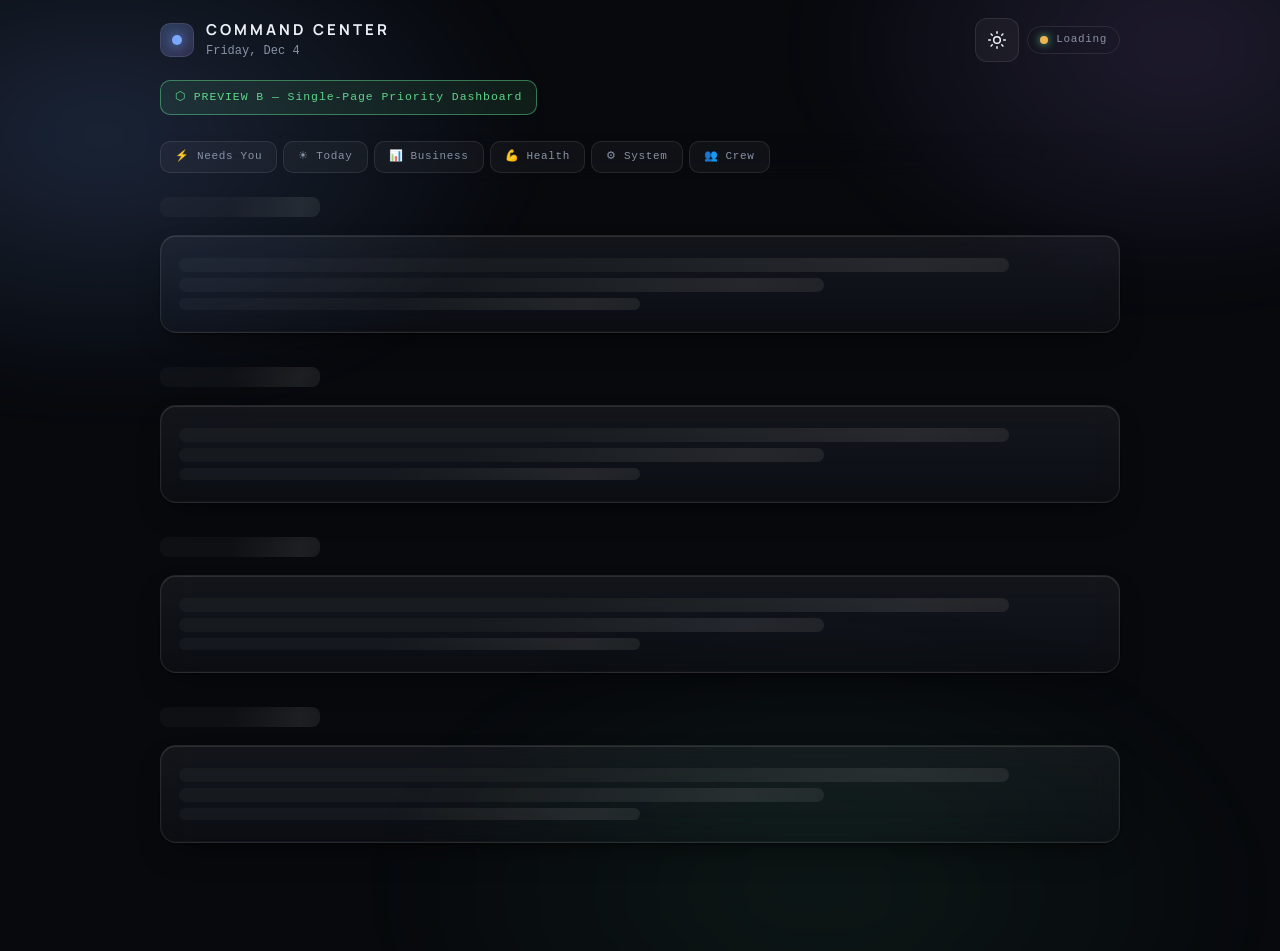
<file: previews/preview-b.html>
<!DOCTYPE html>
<html lang="en">
<head>
<meta charset="utf-8">
<meta name="viewport" content="width=device-width, initial-scale=1, viewport-fit=cover">
<meta name="color-scheme" content="dark">
<script>try{if(localStorage.getItem("cc_theme")==="light")document.documentElement.setAttribute("data-theme","light")}catch(e){}</script>
<link rel="preconnect" href="https://fonts.googleapis.com"><link rel="preconnect" href="https://fonts.gstatic.com" crossorigin>
<link rel="stylesheet" href="https://fonts.googleapis.com/css2?family=Manrope:wght@200;300;400;500;600;700&family=JetBrains+Mono:wght@400;500;600&display=swap">
<title>Command Center — Preview B</title>
<style>
:root{
  --bg:#07090d;--card:rgba(255,255,255,.04);--line:rgba(255,255,255,.09);
  --text:#eef2f8;--muted:#8792a6;--accent:#7aa7ff;--violet:#b18cff;
  --amber:#f0b450;--red:#ff6b7a;--green:#5fd48a;--ring:#586377;
  --mono:ui-monospace,SFMono-Regular,Menlo,Consolas,monospace;
  --ease:cubic-bezier(.2,.8,.2,1);
  --surf-1:linear-gradient(180deg,rgba(255,255,255,.055),rgba(255,255,255,.025));
  --edge:inset 0 1px 0 rgba(255,255,255,.09),inset 0 0 0 1px rgba(255,255,255,.02);
  --shadow-1:0 1px 2px rgba(0,0,0,.5),0 14px 34px -16px rgba(0,0,0,.75);
  --shadow-2:0 2px 4px rgba(0,0,0,.5),0 26px 56px -18px rgba(0,0,0,.85);
}
[data-theme="light"]{
  --bg:#eef1f8;--card:rgba(0,0,0,.035);--line:rgba(0,0,0,.09);
  --text:#1a1e28;--muted:#5a6478;--accent:#3b7cf5;--violet:#8b5cf6;
  --amber:#c88a20;--red:#dc3545;--green:#2f9e55;--ring:#99a3b4;
  --surf-1:linear-gradient(180deg,rgba(255,255,255,.85),rgba(255,255,255,.55));
  --edge:inset 0 1px 0 rgba(255,255,255,.65),inset 0 0 0 1px rgba(0,0,0,.03);
  --shadow-1:0 1px 3px rgba(0,0,0,.08),0 8px 24px -10px rgba(0,0,0,.12);
  --shadow-2:0 2px 6px rgba(0,0,0,.1),0 16px 36px -12px rgba(0,0,0,.18);
}
*{box-sizing:border-box;-webkit-tap-highlight-color:transparent}
html{background:var(--bg)}
body{margin:0;color:var(--text);font-family:'Manrope',-apple-system,BlinkMacSystemFont,sans-serif;font-size:16px;line-height:1.45;background:var(--bg);padding:0 clamp(18px,2.4vw,64px)}
body::after{
  content:"";position:fixed;z-index:0;pointer-events:none;inset:-20%;
  background:radial-gradient(34% 30% at 20% 25%,rgba(122,167,255,.18),transparent 70%),radial-gradient(30% 28% at 80% 18%,rgba(177,140,255,.14),transparent 70%),radial-gradient(36% 32% at 60% 85%,rgba(95,212,138,.07),transparent 70%);
  filter:blur(30px);animation:drift 46s ease-in-out infinite alternate;
}
[data-theme="light"] body::after{background:radial-gradient(34% 30% at 20% 25%,rgba(59,124,245,.08),transparent 70%),radial-gradient(30% 28% at 80% 18%,rgba(139,92,246,.06),transparent 70%)}
@keyframes drift{0%{transform:translate3d(-3%,-2%,0) rotate(0) scale(1)}50%{transform:translate3d(4%,3%,0) rotate(6deg) scale(1.08)}100%{transform:translate3d(-2%,5%,0) rotate(-4deg) scale(1.04)}}

.wrap{position:relative;z-index:1;max-width:960px;margin:0 auto;padding-bottom:80px}
.mono{font-family:var(--mono);letter-spacing:.14em;text-transform:uppercase;font-size:11.5px;color:var(--muted);font-weight:600}

/* Header */
header{padding:calc(18px + env(safe-area-inset-top)) 0 10px;display:flex;justify-content:space-between;align-items:center;gap:12px;flex-wrap:wrap}
.brand{display:flex;align-items:center;gap:12px}
.mark{width:34px;height:34px;border-radius:10px;border:1px solid var(--line);display:grid;place-items:center;background:linear-gradient(135deg,rgba(122,167,255,.25),rgba(177,140,255,.18))}
.mark i{width:10px;height:10px;border-radius:50%;background:var(--accent);box-shadow:0 0 14px var(--accent);animation:pulse 2.8s ease-in-out infinite}
@keyframes pulse{0%,100%{box-shadow:0 0 5px var(--accent);opacity:.9}50%{box-shadow:0 0 16px var(--accent),0 0 28px rgba(122,167,255,.4);opacity:1}}
h1{font-size:15px;margin:0;letter-spacing:.2em;text-transform:uppercase;font-weight:700}
.sub{font-family:var(--mono);font-size:12px;color:var(--muted);margin-top:2px}
.hbtns{display:flex;gap:8px;align-items:center}
.ibtn{appearance:none;width:44px;height:44px;border-radius:12px;border:1px solid var(--line);background:var(--card);color:var(--text);display:grid;place-items:center;cursor:pointer;font:inherit;transition:transform .2s var(--ease),border-color .2s}
.ibtn:hover{transform:translateY(-1px);border-color:rgba(122,167,255,.6)}
.ibtn svg{width:20px;height:20px;stroke:currentColor;fill:none;stroke-width:1.8;stroke-linecap:round;stroke-linejoin:round}
.pill{font-family:var(--mono);font-size:11px;letter-spacing:.06em;padding:5px 12px;border-radius:999px;border:1px solid var(--line);display:flex;align-items:center;gap:8px;color:var(--muted)}
.pill i{width:8px;height:8px;border-radius:50%;background:var(--green);box-shadow:0 0 8px var(--green)}
.pill.loading i{background:var(--amber);animation:pulse-a 1.2s ease-in-out infinite}
@keyframes pulse-a{0%,100%{box-shadow:0 0 4px var(--amber)}50%{box-shadow:0 0 12px var(--amber)}}

/* Preview tag */
.preview-tag{display:inline-flex;align-items:center;gap:8px;background:rgba(95,212,138,.1);border:1px solid rgba(95,212,138,.5);border-radius:10px;padding:8px 14px;font-family:var(--mono);font-size:11.5px;letter-spacing:.08em;color:var(--green);margin:8px 0 18px}

/* Section */
.sec{margin-bottom:28px}
.sec-head{display:flex;justify-content:space-between;align-items:baseline;margin:0 0 12px}
.sec-head h2{font-size:20px;margin:0;letter-spacing:-.01em;display:flex;align-items:center;gap:10px}
.sec-head .ct{font-family:var(--mono);font-size:11px;color:var(--muted);letter-spacing:.08em}

/* Cards */
.card{background:var(--surf-1);border:1px solid var(--line);border-radius:16px;-webkit-backdrop-filter:blur(16px) saturate(140%);backdrop-filter:blur(16px) saturate(140%);box-shadow:var(--edge),var(--shadow-1);transition:transform .35s var(--ease),box-shadow .35s var(--ease),border-color .25s;padding:16px 18px;margin-bottom:12px}
.card:hover{transform:translateY(-2px);border-color:rgba(122,167,255,.4);box-shadow:var(--edge),var(--shadow-2),0 0 30px -14px rgba(122,167,255,.4)}

/* Needs-you strip */
.needs{border-left:3px solid var(--accent);padding-left:14px;margin-bottom:10px}
.needs.warn{border-color:var(--amber)}
.needs.bad{border-color:var(--red)}
.needs .n-text{font-weight:600;font-size:15px}
.needs .n-meta{display:flex;flex-wrap:wrap;gap:8px;align-items:center;margin-top:4px;color:var(--muted);font-size:13px}
.chip{font-family:var(--mono);font-size:10.5px;letter-spacing:.06em;text-transform:uppercase;font-weight:700;border-radius:999px;padding:2px 10px;border:1px solid var(--line)}
.chip.ok{border-color:rgba(122,167,255,.6);color:var(--accent)}
.chip.warn{border-color:var(--amber);color:var(--amber)}
.chip.bad{border-color:var(--red);color:var(--red)}
.chip.due{background:rgba(240,180,80,.12)}

/* Stats row */
.stats{display:grid;grid-template-columns:repeat(auto-fit,minmax(100px,1fr));gap:10px;margin:10px 0}
.stat{text-align:center;padding:12px 8px;border:1px solid var(--line);border-radius:12px;background:var(--card)}
.stat .val{font-size:26px;font-weight:700;letter-spacing:-.03em}
.stat .lbl{font-family:var(--mono);font-size:10px;letter-spacing:.1em;text-transform:uppercase;color:var(--muted);margin-top:2px}

/* Dot */
.dot{width:10px;height:10px;border-radius:50%;display:inline-block;flex:0 0 10px}
.dot.ok{background:var(--accent);box-shadow:0 0 8px var(--accent)}
.dot.late{background:var(--amber);box-shadow:0 0 8px var(--amber)}
.dot.fail{background:var(--red);box-shadow:0 0 10px var(--red)}
.dot.none{background:transparent;border:2px solid var(--ring)}

/* Usage bar */
.bar-track{height:8px;border-radius:4px;background:var(--line);overflow:hidden;margin:8px 0}
.bar-fill{height:100%;border-radius:4px;transition:width .6s var(--ease)}

/* Crew */
.crew-row{display:flex;align-items:center;gap:12px;padding:10px 0;border-top:1px solid var(--line)}
.crew-row:first-child{border-top:0}
.crew-avi{width:32px;height:32px;border-radius:50%;border:2px solid var(--line);display:grid;place-items:center;font-weight:700;font-size:13px;flex-shrink:0}
.msg-row{display:flex;gap:8px;align-items:flex-start;padding:8px 0;border-top:1px solid var(--line);font-size:13.5px}
.msg-row:first-child{border-top:0}

/* Table */
table{width:100%;border-collapse:collapse;font-size:14px}
th{font-family:var(--mono);font-size:10.5px;letter-spacing:.1em;text-transform:uppercase;color:var(--muted);text-align:left;padding:5px 6px 5px 0;font-weight:600}
td{padding:8px 6px 8px 0;border-top:1px solid var(--line)}

/* Skeletons */
@keyframes shimmer{to{background-position:-120% 0}}
.sk{border-radius:8px;background:linear-gradient(100deg,rgba(255,255,255,.03) 20%,rgba(255,255,255,.09) 40%,rgba(255,255,255,.03) 60%) 0 0/220% 100%;animation:shimmer 1.3s linear infinite}
[data-theme="light"] .sk{background:linear-gradient(100deg,rgba(0,0,0,.04) 20%,rgba(0,0,0,.08) 40%,rgba(0,0,0,.04) 60%) 0 0/220% 100%;animation:shimmer 1.3s linear infinite}

/* Empty */
.empty{text-align:center;padding:24px 16px;color:var(--muted);font-size:14px}

/* Stagger */
.sec{animation:rise .22s ease-out backwards;animation-delay:calc(var(--i,0) * 30ms)}
@keyframes rise{from{opacity:0;transform:translateY(8px)}to{opacity:1;transform:none}}

/* Scroll-to-section nav */
.jump{position:sticky;top:0;z-index:10;display:flex;gap:6px;padding:8px 0;margin-bottom:10px;overflow-x:auto;scrollbar-width:none;-webkit-backdrop-filter:blur(14px);backdrop-filter:blur(14px)}
.jump::-webkit-scrollbar{display:none}
.jbtn{appearance:none;border:1px solid var(--line);border-radius:10px;background:var(--card);color:var(--muted);font:inherit;font-family:var(--mono);font-size:11px;letter-spacing:.06em;padding:7px 14px;white-space:nowrap;cursor:pointer;transition:color .2s,border-color .2s,background .2s}
.jbtn:hover,.jbtn.active{color:var(--text);border-color:rgba(122,167,255,.6);background:rgba(122,167,255,.08)}

@media (prefers-reduced-motion:reduce){*,*::before,*::after{animation-duration:.001ms!important;animation-delay:0s!important;animation-iteration-count:1!important;transition-duration:.001ms!important}body::after{animation:none}}
</style>
</head>
<body>
<div class="wrap">
  <header>
    <div class="brand">
      <div class="mark"><i></i></div>
      <div>
        <h1>Command Center</h1>
        <div class="sub" id="hdate"></div>
      </div>
    </div>
    <div class="hbtns">
      <button class="ibtn" id="theme" type="button" aria-label="Switch theme"></button>
      <span class="pill loading" id="livepill"><i></i><span id="refreshed">Loading</span></span>
    </div>
  </header>
  <div class="preview-tag">⬡ PREVIEW B — Single-Page Priority Dashboard</div>
  <nav class="jump" id="jump"></nav>
  <div id="app"></div>
</div>

<script>
(function(){
"use strict";

var DATA = null;
var SECTIONS = [
  {id: "needs",    label: "Needs You",    icon: "⚡"},
  {id: "today",    label: "Today",        icon: "☀"},
  {id: "business", label: "Business",     icon: "📊"},
  {id: "health",   label: "Health",       icon: "💪"},
  {id: "system",   label: "System",       icon: "⚙"},
  {id: "crew",     label: "Crew",         icon: "👥"}
];

function h(tag, props){
  var e = document.createElement(tag);
  if (props) Object.keys(props).forEach(function(k){
    var v = props[k];
    if (k === "class") e.className = v;
    else if (k.indexOf("on") === 0) e.addEventListener(k.slice(2), v);
    else if (v !== false && v != null) e.setAttribute(k, v);
  });
  Array.prototype.slice.call(arguments, 2).forEach(function add(c){
    if (c == null || c === false) return;
    if (Array.isArray(c)) c.forEach(add);
    else e.appendChild(c.nodeType ? c : document.createTextNode(String(c)));
  });
  return e;
}

function ago(iso){
  if (!iso) return "never";
  var ms = Date.now() - new Date(iso).getTime();
  if (ms < 60000) return "just now";
  if (ms < 3600000) return Math.round(ms/60000) + "m ago";
  if (ms < 86400000) return Math.round(ms/3600000) + "h ago";
  return Math.round(ms/86400000) + "d ago";
}

function dot(st){
  var c = st === "ok" ? "ok" : st === "late" || st === "watch" ? "late" : st === "fail" || st === "alert" ? "fail" : "none";
  return h("span", {class: "dot " + c});
}

function sk(w, ht){ return h("div", {class: "sk", style: "width:" + (w||"100%") + ";height:" + (ht||"16px") + ";margin:6px 0"}); }

/* ===== SAMPLE DATA ===== */
function sampleData(){
  function iso(m){ return new Date(Date.now() - m * 60000).toISOString(); }
  return {
    now: new Date().toISOString(), sample: true,
    items: [
      {id:"s1",tab:"Today",module:"Watch",text:"Pool rec swim cancelled today",source:"Facility posts",grade:"Single source",time:iso(40)},
      {id:"s2",tab:"Today",module:"Watch",text:"Scholarship email approval due today",source:"Clarkson overview doc",grade:"Single source",time:iso(160),due:new Date(Date.now()+8*3600000).toISOString()},
      {id:"s3",tab:"Today",module:"Calendar",text:"Work shift 7:30 AM to 3:30 PM",source:"Personal calendar",grade:"Exact",time:iso(160)},
      {id:"s5",tab:"Today",module:"Weather",text:"Flyable. Gusts to 16 mph late morning.",source:"Forecast",grade:"Single source",time:iso(160)},
      {id:"s6",tab:"Business",module:"Leads",text:"New portrait inquiry logged",source:"Form log",grade:"Exact",time:iso(180)},
      {id:"s7",tab:"Business",module:"Clients",text:"Booking confirmation draft waiting on your approval",source:"Draft queue",grade:"Exact",time:iso(1500)},
      {id:"s6m",tab:"Business",module:"Revenue",text:"Invoice due: $480. 2 open deals. Collected this year: $12,400.",source:"Ledger summary",grade:"Exact",time:iso(200)},
      {id:"s12",tab:"Private",module:"Health",text:"Sleep 7h 12m",source:"Orion",grade:"Exact",time:iso(160)},
      {id:"s24",tab:"Private",module:"Health",text:"Workout: 4 exercises, 13 sets, 25 cardio min",source:"FitNotes",grade:"Exact",time:iso(1500)},
      {id:"s13",tab:"Private",module:"Guard",text:"Pre-drill pack reminder due Wednesday",source:"Guard schedule",grade:"Exact",time:iso(2000),due:new Date(Date.now()+3*86400000).toISOString()}
    ],
    summary: [
      {section:"Today",headline:"2 items due today",status:"watch",text:"One approval is still waiting."},
      {section:"Business",headline:"Dashboard verified this morning",status:"good",text:"Competitor dashboard rebuilt."},
      {section:"Private",headline:"Week-to-date check ran",status:"good",text:"Daily popup runs this afternoon."},
      {section:"System",headline:"1 routine late",status:"watch",text:"Run log writer has not run in 11 hours."}
    ],
    routines: [
      {routine:"Brief run",tab:"Today",cadence_min:1440,last_run:iso(160),status:"ok"},
      {routine:"Calendar pull",tab:"Today",cadence_min:1440,last_run:iso(160),status:"ok"},
      {routine:"Form ingest",tab:"Business",cadence_min:60,last_run:iso(25),status:"ok"},
      {routine:"Health sync",tab:"Private",cadence_min:1440,last_run:iso(160),status:"ok"},
      {routine:"Usage read",tab:"System",cadence_min:1440,last_run:iso(30),status:"ok"},
      {routine:"Run log writer",tab:"System",cadence_min:60,last_run:iso(700),status:"late"}
    ],
    usage: [{percent:38,reset_time:new Date(Date.now()+7*86400000).toISOString()}],
    problems: [
      {id:"B-001",problem:"Forwarding filter for business inquiries not created",impact:"Lead counts off",owner:"JD",status:"open"},
      {id:"B-002",problem:"Chatter sweeps with no logged result",impact:"1 in 12 runs leaves no result",owner:"Luna",status:"open"}
    ],
    messages: [
      {from:"Atlas",to:"Luna",text:"Hub serves Summary, Sections and Messages.",time:iso(240)},
      {from:"Luna",to:"Atlas",text:"Summary rows written for all six sections.",time:iso(220)},
      {from:"Argus",to:"Atlas",text:"Write test worked.",time:iso(205)},
      {from:"Atlas",to:"Argus",text:"Please design-check the hub.",time:iso(190)}
    ]
  };
}

/* ===== NEEDS YOU — items with due dates or waiting-on-you ===== */
function needsSection(){
  var items = DATA.items.filter(function(i){ return i.due || /approval|waiting/i.test(i.text); });
  var sec = h("section", {class: "sec", id: "sec-needs", style: "--i:0"});
  sec.appendChild(h("div", {class: "sec-head"}, h("h2", null, "Needs You"), h("span", {class: "ct"}, items.length + " items")));
  if (!items.length) { sec.appendChild(h("div", {class: "card"}, h("div", {class: "empty"}, "Nothing needs your attention right now."))); return sec; }
  var c = h("div", {class: "card"});
  items.forEach(function(it){
    var cls = it.due && new Date(it.due) < new Date(Date.now() + 24*3600000) ? "warn" : "";
    c.appendChild(h("div", {class: "needs " + cls},
      h("div", {class: "n-text"}, it.text),
      h("div", {class: "n-meta"},
        h("span", null, it.module),
        h("span", null, ago(it.time)),
        it.due ? h("span", {class: "chip due warn"}, "DUE") : null,
        h("span", {class: "chip " + (it.grade==="Exact"?"ok":"")}, it.grade)
      )
    ));
  });
  sec.appendChild(c);
  return sec;
}

/* ===== TODAY ===== */
function todaySection(){
  var items = DATA.items.filter(function(i){ return i.tab === "Today"; });
  var sum = DATA.summary.filter(function(s){ return s.section === "Today"; })[0];
  var sec = h("section", {class: "sec", id: "sec-today", style: "--i:1"});
  sec.appendChild(h("div", {class: "sec-head"}, h("h2", null, dot(sum ? sum.status : "none"), "Today"), h("span", {class: "ct"}, items.length + " items")));
  if (sum) sec.appendChild(h("div", {class: "card", style: "display:flex;align-items:center;gap:10px;font-size:15px"}, h("b", null, sum.headline), h("span", {style: "color:var(--muted)"}, sum.text)));
  items.forEach(function(it){
    sec.appendChild(h("div", {class: "card"},
      h("div", {class: "needs" + (it.due ? " warn" : "")},
        h("div", {class: "n-text"}, it.text),
        h("div", {class: "n-meta"}, h("span", null, it.module), h("span", null, ago(it.time)), it.source ? h("span", null, it.source) : null)
      )
    ));
  });
  if (!items.length) sec.appendChild(h("div", {class: "card"}, h("div", {class: "empty"}, "All clear for today.")));
  return sec;
}

/* ===== BUSINESS ===== */
function businessSection(){
  var items = DATA.items.filter(function(i){ return i.tab === "Business"; });
  var sec = h("section", {class: "sec", id: "sec-business", style: "--i:2"});
  sec.appendChild(h("div", {class: "sec-head"}, h("h2", null, "Business"), h("span", {class: "ct"}, items.length + " items")));

  // Revenue stats
  sec.appendChild(h("div", {class: "stats"},
    h("div", {class: "stat"}, h("div", {class: "val", style: "color:var(--green)"}, "$12,400"), h("div", {class: "lbl"}, "COLLECTED YTD")),
    h("div", {class: "stat"}, h("div", {class: "val", style: "color:var(--amber)"}, "$480"), h("div", {class: "lbl"}, "INVOICE DUE")),
    h("div", {class: "stat"}, h("div", {class: "val"}, "2"), h("div", {class: "lbl"}, "OPEN DEALS"))
  ));

  items.forEach(function(it){
    sec.appendChild(h("div", {class: "card"},
      h("div", {class: "needs"},
        h("div", {class: "n-text"}, it.text),
        h("div", {class: "n-meta"}, h("span", null, it.module), h("span", null, ago(it.time)))
      )
    ));
  });
  return sec;
}

/* ===== HEALTH ===== */
function healthSection(){
  var items = DATA.items.filter(function(i){ return i.tab === "Private"; });
  var sec = h("section", {class: "sec", id: "sec-health", style: "--i:3"});
  sec.appendChild(h("div", {class: "sec-head"}, h("h2", null, "Health & Personal")));

  var sleepItem = items.filter(function(i){ return /^Sleep/.test(i.text); })[0];
  var workoutItem = items.filter(function(i){ return /^Workout/.test(i.text); })[0];

  if (sleepItem || workoutItem) {
    sec.appendChild(h("div", {class: "stats"},
      sleepItem ? h("div", {class: "stat"}, h("div", {class: "val"}, sleepItem.text.replace("Sleep ","")), h("div", {class: "lbl"}, "LAST SLEEP")) : null,
      workoutItem ? h("div", {class: "stat"}, h("div", {class: "val"}, "13"), h("div", {class: "lbl"}, "SETS")) : null,
      workoutItem ? h("div", {class: "stat"}, h("div", {class: "val"}, "25m"), h("div", {class: "lbl"}, "CARDIO")) : null
    ));
  }

  items.forEach(function(it){
    sec.appendChild(h("div", {class: "card"},
      h("div", {class: "needs" + (it.due ? " warn" : "")},
        h("div", {class: "n-text"}, it.text),
        h("div", {class: "n-meta"}, h("span", null, it.module), h("span", null, ago(it.time)), it.due ? h("span", {class: "chip due warn"}, "DUE") : null)
      )
    ));
  });
  if (!items.length) sec.appendChild(h("div", {class: "card"}, h("div", {class: "empty"}, "No health or personal items loaded.")));
  return sec;
}

/* ===== SYSTEM ===== */
function systemSection(){
  var sec = h("section", {class: "sec", id: "sec-system", style: "--i:4"});
  sec.appendChild(h("div", {class: "sec-head"}, h("h2", null, "System")));

  // Usage
  var pct = DATA.usage.length ? Math.round(Number(DATA.usage[DATA.usage.length-1].percent)) : 0;
  var ucard = h("div", {class: "card"});
  ucard.appendChild(h("div", {style: "display:flex;justify-content:space-between;align-items:center"}, h("b", null, "API Usage"), h("span", {class: "mono"}, pct + "%")));
  var color = pct >= 90 ? "var(--red)" : pct >= 70 ? "var(--amber)" : "var(--accent)";
  ucard.appendChild(h("div", {class: "bar-track"}, h("div", {class: "bar-fill", style: "width:" + pct + "%;background:" + color})));
  sec.appendChild(ucard);

  // Routines
  var rcard = h("div", {class: "card"});
  rcard.appendChild(h("b", null, "Routines"));
  var t = h("table");
  t.appendChild(h("thead", null, h("tr", null, h("th",null,"Name"), h("th",null,"Status"), h("th",null,"Last run"))));
  var tb = h("tbody");
  DATA.routines.forEach(function(r){
    tb.appendChild(h("tr", null,
      h("td", null, r.routine),
      h("td", null, dot(r.status === "ok" ? "ok" : r.status === "late" ? "late" : "fail"), " ", r.status),
      h("td", {style: "color:var(--muted);font-size:13px"}, ago(r.last_run))
    ));
  });
  t.appendChild(tb);
  rcard.appendChild(t);
  sec.appendChild(rcard);

  // Problems
  var probs = DATA.problems.filter(function(p){ return p.status === "open"; });
  if (probs.length) {
    var pcard = h("div", {class: "card"});
    pcard.appendChild(h("div", {style: "display:flex;justify-content:space-between;align-items:center;margin-bottom:8px"}, h("b", null, "Open Problems"), h("span", {class: "chip bad"}, probs.length + " open")));
    probs.forEach(function(p){
      pcard.appendChild(h("div", {class: "needs bad"},
        h("div", {class: "n-text"}, h("span", {class: "mono", style: "font-size:11px;margin-right:8px;color:var(--accent)"}, p.id), p.problem),
        h("div", {class: "n-meta"}, h("span", null, "Owner: " + p.owner), h("span", null, p.impact))
      ));
    });
    sec.appendChild(pcard);
  }
  return sec;
}

/* ===== CREW ===== */
function crewSection(){
  var sec = h("section", {class: "sec", id: "sec-crew", style: "--i:5"});
  sec.appendChild(h("div", {class: "sec-head"}, h("h2", null, "Crew"), h("span", {class: "ct"}, DATA.messages.length + " messages")));

  var crew = [
    {name:"Atlas",color:"var(--accent)",desc:"Hub operations, writing, strategy"},
    {name:"Luna",color:"var(--violet)",desc:"Creative, local events, brief"},
    {name:"Argus",color:"var(--green)",desc:"QA, design-check, writing"},
    {name:"Orion",color:"var(--amber)",desc:"Phone telemetry, health sync"}
  ];
  var mcard = h("div", {class: "card"});
  crew.forEach(function(m){
    mcard.appendChild(h("div", {class: "crew-row"},
      h("div", {class: "crew-avi", style: "border-color:" + m.color + ";color:" + m.color}, m.name[0]),
      h("div", {style: "flex:1"}, h("b", {style: "font-size:14px"}, m.name), h("div", {style: "font-family:var(--mono);font-size:11px;color:var(--muted)"}, m.desc)),
      dot("ok")
    ));
  });
  sec.appendChild(mcard);

  // Messages
  if (DATA.messages.length) {
    var lcard = h("div", {class: "card"});
    lcard.appendChild(h("b", {style: "display:block;margin-bottom:6px"}, "Recent Messages"));
    DATA.messages.forEach(function(m){
      lcard.appendChild(h("div", {class: "msg-row"},
        h("b", {style: "flex:0 0 auto;color:var(--accent);font-family:var(--mono);font-size:12px"}, m.from),
        h("span", {style: "color:var(--muted)"}, "→"),
        h("b", {style: "flex:0 0 auto;font-family:var(--mono);font-size:12px"}, m.to),
        h("span", {style: "flex:1;min-width:0"}, m.text),
        h("span", {style: "flex:0 0 auto;color:var(--muted);font-size:12px"}, ago(m.time))
      ));
    });
    sec.appendChild(lcard);
  }
  return sec;
}

/* ===== SKELETON ===== */
function skeletonPage(){
  var c = h("div");
  for (var i = 0; i < 4; i++){
    var s = h("div", {class: "sec", style: "--i:" + i});
    s.appendChild(h("div", {class: "sec-head"}, sk("160px","20px")));
    var card = h("div", {class: "card"});
    card.appendChild(sk("90%","14px"));
    card.appendChild(sk("70%","14px"));
    card.appendChild(sk("50%","12px"));
    s.appendChild(card);
    c.appendChild(s);
  }
  return c;
}

/* ===== JUMP NAV ===== */
function renderJump(){
  var nav = document.getElementById("jump");
  nav.textContent = "";
  SECTIONS.forEach(function(s){
    nav.appendChild(h("button", {class: "jbtn", type: "button", onclick: function(){
      var el = document.getElementById("sec-" + s.id);
      if (el) el.scrollIntoView({behavior: "smooth", block: "start"});
    }}, s.icon + " " + s.label));
  });
}

/* ===== RENDER ===== */
function render(){
  var app = document.getElementById("app");
  app.textContent = "";
  document.getElementById("hdate").textContent = new Date().toLocaleDateString("en-US", {timeZone:"America/New_York", weekday:"long", month:"short", day:"numeric"});

  if (!DATA) {
    app.appendChild(skeletonPage());
    return;
  }

  document.getElementById("livepill").className = "pill";
  document.getElementById("refreshed").textContent = (DATA.sample ? "Sample " : "Live ") + new Date().toLocaleTimeString("en-US", {timeZone:"America/New_York",hour:"numeric",minute:"2-digit"});

  app.appendChild(needsSection());
  app.appendChild(todaySection());
  app.appendChild(businessSection());
  app.appendChild(healthSection());
  app.appendChild(systemSection());
  app.appendChild(crewSection());
  renderJump();

  // Scroll-spy for jump nav
  var observer = new IntersectionObserver(function(entries){
    entries.forEach(function(e){
      if (e.isIntersecting){
        var id = e.target.id.replace("sec-","");
        document.querySelectorAll(".jbtn").forEach(function(b,i){ b.classList.toggle("active", SECTIONS[i].id === id); });
      }
    });
  }, {threshold: 0.3});
  SECTIONS.forEach(function(s){ var el = document.getElementById("sec-" + s.id); if (el) observer.observe(el); });
}

/* ===== THEME ===== */
function themeIs(){ return document.documentElement.getAttribute("data-theme") === "light" ? "light" : "dark"; }
document.getElementById("theme").addEventListener("click", function(){
  var next = themeIs() === "light" ? "dark" : "light";
  if (next === "light") document.documentElement.setAttribute("data-theme","light"); else document.documentElement.removeAttribute("data-theme");
  try { localStorage.setItem("cc_theme", next); } catch(e){}
  updateThemeBtn();
});
function updateThemeBtn(){
  var b = document.getElementById("theme");
  b.innerHTML = themeIs() === "light"
    ? '<svg viewBox="0 0 24 24"><path d="M20 14.5A8 8 0 0 1 9.5 4a8 8 0 1 0 10.5 10.5z"/></svg>'
    : '<svg viewBox="0 0 24 24"><path d="M12 8a4 4 0 1 0 0 8 4 4 0 0 0 0-8zM12 2v2M12 20v2M4.9 4.9l1.4 1.4M17.7 17.7l1.4 1.4M2 12h2M20 12h2M4.9 19.1l1.4-1.4M17.7 6.3l1.4-1.4"/></svg>';
}
updateThemeBtn();

/* ===== BOOT ===== */
render();
renderJump();
setTimeout(function(){
  DATA = sampleData();
  render();
}, 2000);

})();
</script>
</body>
</html>
</file>
<file: cc-design.css>
/* Command Center design system. One stylesheet for the hub and every spoke page.
   Load it AFTER the page's own styles:
   <link rel="stylesheet" href="https://julietdeltaone.github.io/command-center/cc-design.css">
   Tokens, depth, motion and layout rules live here only. */

/* ---------- type scale ----------
   2026-11-24 beautification pass: the house scale going forward. New rules should pick
   one of these rather than a one-off px value; existing rules get migrated as they're
   touched. Chart/diagram/graph text (SVG axis labels, sparkline numbers, etc.) is exempt —
   those stay whatever size reads best for that specific drawing. */
:root{
  --fs-eyebrow:11px;   /* uppercase section/panel labels, e.g. .wd-t */
  --fs-body:12.5px;    /* row text, descriptions, list items */
  --fs-meta:11.5px;    /* secondary/muted inline text */
  --fs-num-sm:13px;    /* small inline numbers, compact stat labels */
  --fs-num-md:20px;    /* glance-tile headline numbers, e.g. .ov-num b */
  --fs-num-lg:28px;    /* section hero numbers */
  --fs-num-xl:44px;    /* page-level hero numbers, e.g. .wbig */
}
:root{
  --rail:76px;
  --ease:cubic-bezier(.2,.8,.2,1);
  --dur:.55s;
  --surf-1:linear-gradient(180deg,rgba(255,255,255,.075),rgba(255,255,255,.028));
  --surf-2:linear-gradient(180deg,rgba(255,255,255,.11),rgba(255,255,255,.04));
  --edge:inset 0 1px 0 rgba(255,255,255,.09),inset 0 0 0 1px rgba(255,255,255,.02);
  --shadow-1:0 1px 2px rgba(0,0,0,.5),0 14px 34px -16px rgba(0,0,0,.75);
  --shadow-2:0 2px 4px rgba(0,0,0,.5),0 26px 56px -18px rgba(0,0,0,.85);
  --glow:0 0 0 1px rgba(122,167,255,.45),0 0 34px -6px rgba(122,167,255,.45);
}

/* ---------- full screen ---------- */
.wrap,.wrap.wide{max-width:none;width:100%;padding-left:clamp(18px,2.4vw,64px);padding-right:clamp(18px,2.4vw,64px)}
@media (min-width:1100px){
  body{padding-left:var(--rail)}
}
@media (min-width:1800px){
  html{font-size:112%}
}
@media (min-width:2400px){
  html{font-size:128%}
}

/* ---------- alive background ---------- */
html{background:var(--bg)}
body::after{
  content:"";position:fixed;z-index:0;pointer-events:none;inset:-20%;
  background:
    radial-gradient(34% 30% at 20% 25%,rgba(122,167,255,.20),transparent 70%),
    radial-gradient(30% 28% at 80% 18%,rgba(177,140,255,.16),transparent 70%),
    radial-gradient(36% 32% at 60% 85%,rgba(95,212,138,.09),transparent 70%);
  filter:blur(30px);
  animation:drift 46s ease-in-out infinite alternate;
}
@keyframes drift{
  0%{transform:translate3d(-3%,-2%,0) rotate(0deg) scale(1)}
  50%{transform:translate3d(4%,3%,0) rotate(6deg) scale(1.08)}
  100%{transform:translate3d(-2%,5%,0) rotate(-4deg) scale(1.04)}
}

/* ---------- depth: layered, frosted, lifts on hover ---------- */
.card,.wt,.mod,.sysc,.wk>div{
  background:var(--surf-1);
  box-shadow:var(--edge),var(--shadow-1);
  -webkit-backdrop-filter:blur(16px) saturate(140%);backdrop-filter:blur(16px) saturate(140%);
  transition:transform .35s var(--ease),box-shadow .35s var(--ease),border-color .25s;
}
.wt{border-radius:18px}
.wt:hover,.card:hover,.mod:hover{
  transform:translateY(-3px);
  border-color:rgba(122,167,255,.5);
  box-shadow:var(--edge),var(--shadow-2),0 0 40px -14px rgba(122,167,255,.5);
}
.sysc:hover,.wk>div:hover{transform:translateY(-2px);box-shadow:var(--edge),var(--shadow-2)}
.btn,.ibtn{transition:transform .2s var(--ease),border-color .2s,background .2s}
.btn:hover,.ibtn:hover{transform:translateY(-1px);border-color:rgba(122,167,255,.6);background:var(--panel2)}
.btn:active,.ibtn:active{transform:translateY(0) scale(.98)}

/* ---------- glow on live status ---------- */
.dot.ok{animation:pulse 2.4s ease-in-out infinite}
.dot.late{box-shadow:0 0 8px var(--amber)}
.dot.fail{box-shadow:0 0 10px var(--red);animation:pulse-red 1.6s ease-in-out infinite}
.mark i{animation:pulse 2.8s ease-in-out infinite}
.tl .now{box-shadow:0 0 14px rgba(122,167,255,.7)}
@keyframes pulse{0%,100%{box-shadow:0 0 5px var(--accent);opacity:.9}50%{box-shadow:0 0 16px var(--accent),0 0 28px rgba(122,167,255,.4);opacity:1}}
@keyframes pulse-red{0%,100%{box-shadow:0 0 5px var(--red)}50%{box-shadow:0 0 18px var(--red),0 0 30px rgba(255,107,122,.4)}}
.cells i{box-shadow:0 0 10px -2px rgba(95,212,138,.55)}
.cells i.late{box-shadow:0 0 10px -2px rgba(240,180,80,.6)}
.cells i.fail{box-shadow:0 0 12px -2px rgba(255,107,122,.7)}

/* ---------- loading sequence: skeleton, then staggered rise ---------- */
.sk{display:grid;grid-template-columns:repeat(12,minmax(0,1fr));gap:14px}
.sk>div{
  min-height:210px;border-radius:18px;border:1px solid var(--line);grid-column:span 4;
  background:linear-gradient(100deg,rgba(255,255,255,.03) 20%,rgba(255,255,255,.09) 40%,rgba(255,255,255,.03) 60%) 0 0/220% 100%;
  animation:shimmer 1.3s linear infinite;
}
.sk>div:nth-child(1){grid-column:span 8}
.sk>div:nth-child(2){grid-column:span 4}
@keyframes shimmer{to{background-position:-120% 0}}
@media (max-width:1000px){.sk>div,.sk>div:nth-child(1),.sk>div:nth-child(2){grid-column:span 12}}

#app>*,.wall>*,.tiles>*,.hero>*{animation:rise .22s ease-out backwards;animation-delay:calc(var(--i,0) * 18ms)}
@keyframes rise{from{opacity:0}to{opacity:1}}

/* ---------- charts draw in ---------- */
.g-fill{animation:gdraw 1.3s var(--ease) .15s both}
@keyframes gdraw{from{stroke-dasharray:0 100}to{stroke-dasharray:var(--d,50) 100}}
.cells i{animation:cellin .5s var(--ease) both;animation-delay:calc(var(--i,0) * 18ms + .2s)}
@keyframes cellin{from{opacity:0;transform:scaleY(.2)}to{opacity:1;transform:none}}
.tl .blk{transform-origin:left center;animation:blkin .7s var(--ease) both;animation-delay:calc(var(--i,0) * 90ms + .25s)}
@keyframes blkin{from{opacity:0;transform:scaleX(.1)}to{opacity:1;transform:none}}
.bar-fill{transform-origin:left center;animation:blkin .9s var(--ease) both}

/* ---------- page transitions ---------- */
::view-transition-old(root){animation:vt-out .12s ease-out both}
::view-transition-new(root){animation:vt-in .18s ease-out both}
@keyframes vt-out{to{opacity:0}}
@keyframes vt-in{from{opacity:0}}

/* ---------- side rail (wide screens) ---------- */
.rail{
  display:none;position:fixed;z-index:30;left:0;top:0;bottom:0;width:var(--rail);
  flex-direction:column;align-items:center;gap:6px;padding:20px 0;
  background:rgba(7,9,13,.7);-webkit-backdrop-filter:blur(18px);backdrop-filter:blur(18px);
  border-right:1px solid var(--line);
}
@media (min-width:1100px){.rail{display:flex}.tabs{left:var(--rail)!important}}
.rail .rmark{width:36px;height:36px;border-radius:11px;border:1px solid var(--line);display:grid;place-items:center;margin-bottom:14px;
  background:linear-gradient(135deg,rgba(122,167,255,.25),rgba(177,140,255,.18))}
.rail .rmark i{width:10px;height:10px;border-radius:50%;background:var(--accent);box-shadow:0 0 14px var(--accent);animation:pulse 2.8s ease-in-out infinite}
.rail button{
  appearance:none;position:relative;width:60px;min-height:56px;border-radius:14px;border:1px solid transparent;background:transparent;color:var(--muted);
  font:inherit;cursor:pointer;display:flex;flex-direction:column;align-items:center;justify-content:center;gap:3px;
  transition:color .2s,background .2s,transform .25s var(--ease)
}
.rail button b{font-size:17px;font-weight:700;letter-spacing:-.02em;line-height:1}
.rail button span{font-family:var(--mono);font-size:9px;letter-spacing:.03em;text-transform:uppercase}
.rail button:hover{color:var(--text);background:var(--panel);transform:translateX(2px)}
.rail button[aria-selected="true"]{color:var(--text);background:var(--panel2);border-color:var(--line)}
.rail button[aria-selected="true"]::before{content:"";position:absolute;left:-8px;top:12px;bottom:12px;width:3px;border-radius:3px;background:var(--accent);box-shadow:0 0 12px var(--accent)}
.rail .rn{position:absolute;top:3px;right:2px;min-width:16px;height:16px;padding:0 4px;border-radius:8px;background:var(--accent);color:#07090d;font-family:var(--mono);font-size:9.5px;font-weight:800;display:grid;place-items:center}
.rail .rsp{flex:1}

/* ---------- respect reduced motion ---------- */
@media (prefers-reduced-motion:reduce){
  *,*::before,*::after{animation-duration:.001ms!important;animation-delay:0s!important;animation-iteration-count:1!important;transition-duration:.001ms!important}
  body::after{animation:none}
}
</file>
<file: cc-skin.css>
/* Command Center hub skin: Aurora Centered. Loaded by index.html only, after cc-design.css.
   Dark is the default. Light is switched with data-theme="light" on <html>. */

:root{
  --bg:#090b14; --card:rgba(255,255,255,.05); --panel:rgba(255,255,255,.04); --panel2:rgba(255,255,255,.08);
  --line:rgba(255,255,255,.10); --text:#eef1fb; --muted:#a3abc2; --accent:#8f9bff; --violet:#c084fc;
  --green:#4ade80; --amber:#f0b450; --red:#ff6b7a; --cyan:#5ec8d8; --ring:#5b6384; --inset:rgba(0,0,0,.22);
  --bgfx:radial-gradient(900px 520px at 12% -10%,#23305e 0%,transparent 60%),radial-gradient(800px 520px at 100% 110%,#34205a 0%,transparent 55%),#090b14;
  --railbg:rgba(255,255,255,.04); --navbg:rgba(9,11,20,.82);
  --surf-1:var(--card); --surf-2:rgba(255,255,255,.08);
  --edge:inset 0 1px 0 rgba(255,255,255,.08);
  --shadow-1:0 24px 60px -34px rgba(0,0,0,.9); --shadow-2:0 30px 70px -30px rgba(0,0,0,.95);
  --glow:0 0 0 1px rgba(143,155,255,.45);
  --orb:.9; --btntext:#0b0d18;
  --font:"Manrope",-apple-system,BlinkMacSystemFont,"SF Pro Text","Segoe UI",Roboto,Helvetica,Arial,sans-serif;
  --r:22px; --gap:18px;
  /* ── Shared glass recipe (one source of truth for every panel). A panel reads as glass by
     setting: background:var(--glass-bg); backdrop-filter:var(--glass-blur); border:var(--glass-bd);
     box-shadow:var(--glass-sh). The single @supports fallback below swaps --glass-bg to an opaque
     solid everywhere at once when backdrop-filter isn't supported. */
  --glass-bg:rgba(255,255,255,.055); --glass-blur:blur(16px) saturate(135%);
  --glass-bd:1px solid var(--line); --glass-sh:var(--edge),var(--shadow-1);
  --glass-solid:#121726;
}
:root[data-theme="light"]{
  --bg:#dde2f5; --card:rgba(255,255,255,.82); --panel:rgba(255,255,255,.68); --panel2:rgba(255,255,255,.96);
  --line:rgba(24,28,48,.26); --text:#141828; --muted:#3d4460; --accent:#3a2bd0; --violet:#7a24d8;
  --green:#0b7a4b; --amber:#9a6200; --red:#c22f3a; --cyan:#0e7490; --ring:#646c8c; --inset:rgba(24,28,48,.07);
  --bgfx:linear-gradient(135deg,#d0d8f8 0%,#e3d5fa 48%,#c9e2f4 100%);
  --railbg:rgba(255,255,255,.72); --navbg:rgba(219,224,245,.94);
  --surf-2:rgba(255,255,255,.95);
  --edge:inset 0 1px 0 rgba(255,255,255,.95);
  --shadow-1:0 18px 40px -26px rgba(24,28,60,.4); --shadow-2:0 24px 50px -24px rgba(24,28,60,.48);
  --glow:0 0 0 1px rgba(58,43,208,.45);
  --orb:.35; --btntext:#fff;
  --glass-bg:rgba(255,255,255,.72); --glass-solid:#f3f5fd;
}
:root[data-theme="light"] meta{color-scheme:light}
/* Opaque fallback for the whole site when backdrop-filter is unavailable (keeps every glass
   panel readable with a solid surface + its 1px border, per the anti-slop rule). */
@supports not ((backdrop-filter:blur(1px)) or (-webkit-backdrop-filter:blur(1px))){
  :root{--glass-bg:var(--glass-solid)}
}

html{background:var(--bg);color-scheme:dark}
:root[data-theme="light"]{color-scheme:light}
body{font-family:var(--font);background:var(--bgfx);background-attachment:fixed;color:var(--text);font-weight:400}
body::before{display:none}
body::after{opacity:var(--orb)}

/* ---------- layout ---------- */
.wrap,.wrap.wide{max-width:1560px;margin:0 auto;padding-left:clamp(18px,2.6vw,56px);padding-right:clamp(18px,2.6vw,56px)}
.mono{font-family:var(--font);letter-spacing:.2em;font-size:11px;font-weight:600;color:var(--muted);text-transform:uppercase}

/* ---------- header (centered) ---------- */
header{position:relative;display:flex;flex-direction:column;align-items:center;justify-content:center;text-align:center;
  padding:calc(34px + env(safe-area-inset-top)) 0 28px;gap:0}
.brand{flex-direction:column;align-items:center;gap:8px}
.brand .mark{display:none}
h1{font-size:clamp(28px,3.1vw,40px);font-weight:300;letter-spacing:.05em;text-transform:none;margin:0}
.sub{font-family:var(--font);font-size:11.5px;letter-spacing:.22em;text-transform:uppercase;color:var(--muted);margin-top:0}
.hbtns{position:absolute;right:clamp(0px,.5vw,8px);top:calc(30px + env(safe-area-inset-top));display:flex;gap:10px;align-items:center}
.ibtn,.pill{height:40px;min-width:40px;padding:0 14px;border-radius:999px;border:1px solid var(--line);background:var(--card);color:var(--text);
  display:inline-flex;align-items:center;justify-content:center;gap:8px;font:inherit;font-size:13px;font-weight:500;cursor:pointer;
  -webkit-backdrop-filter:blur(16px);backdrop-filter:blur(16px)}
.ibtn svg{width:17px;height:17px}
.ibtn.icon{width:40px;padding:0}
.pill{cursor:default}
.pill i{width:8px;height:8px;border-radius:50%;background:var(--green);box-shadow:0 0 10px var(--green);flex:0 0 8px}
.pill.off i{background:transparent;border:2px solid var(--ring);box-shadow:none}
@media (max-width:820px){
  header{padding-bottom:20px}
  .hbtns{position:static;margin-top:16px;flex-wrap:wrap;justify-content:center}
}

/* ---------- cards ---------- */
.card,.wt,.mod,.sysc,.wk>div{border:1px solid var(--line);background:var(--surf-1);box-shadow:var(--edge),var(--shadow-1);
  -webkit-backdrop-filter:blur(20px) saturate(150%);backdrop-filter:blur(20px) saturate(150%)}
.card,.wt,.mod{border-radius:var(--r)}
.mod{padding:24px 26px;margin-bottom:var(--gap)}
.wt{padding:24px 26px;gap:18px;text-align:center}
.wt:hover,.card:hover,.mod:hover{border-color:rgba(143,155,255,.5)}
.wh{position:relative;justify-content:center;min-height:40px}
.wh .wopen{position:absolute;right:-6px;top:50%;transform:translateY(-50%);font-family:var(--font);letter-spacing:.14em;font-size:10.5px;opacity:.75}
.wopen:hover{opacity:1}
.wopen{color:var(--accent)}
.wbig{font-size:44px;font-weight:300;letter-spacing:-.02em;line-height:1.1}
.wbig small{display:block;margin:8px 0 0;font-size:13px;color:var(--muted)}
.wnote{color:var(--muted)}
.btn{border-radius:999px;background:var(--card);border-color:var(--line);color:var(--text);padding:0 18px}
.btn.link{color:var(--accent);border-color:rgba(143,155,255,.55)}
/* 2026-11-26: a ghost/outline accent link button — e.g. Business's "Open Ledger" — distinct from
   index.html's own .btn.link (a filled accent CTA, white text, used by the Connect screen). Sharing
   that class name there made the text invisible: index.html sets background:accent, and this file's
   .btn.link only overrode color (also to accent), so text and fill matched exactly. .btn-ghost-accent
   keeps the lighter, bordered look without touching .btn.link's filled CTA elsewhere. */
.btn-ghost-accent{background:var(--card);border-color:rgba(143,155,255,.55);color:var(--accent)}
.btn-ghost-accent:hover{background:var(--panel2)}
.field{background:var(--card);border-color:var(--line);color:var(--text);border-radius:14px}
.wbar,.banner{margin-bottom:var(--gap)}
.banner{text-align:center;border-radius:999px;border-color:rgba(143,155,255,.4);background:rgba(143,155,255,.1)}
.walert{margin-bottom:var(--gap);border-radius:var(--r);justify-content:center;text-align:center;background:rgba(255,107,122,.1)}
.walert b{color:var(--red)}
.error{border-radius:var(--r)}

/* ---------- stat row ---------- */
.stats{display:grid;grid-template-columns:repeat(4,minmax(0,1fr));gap:var(--gap);margin-bottom:var(--gap)}
.stats>*{animation:rise .22s ease-out backwards;animation-delay:calc(var(--i,0) * 18ms)}
.stats .card{min-height:0;padding:24px;text-align:center;display:flex;flex-direction:column;align-items:center;justify-content:center;gap:18px}
.stats .card:hover{transform:translateY(-3px)}
.tile .tnum{font-size:48px;font-weight:300;margin-top:10px;letter-spacing:-.02em}
.tile .tnum small{font-size:20px;color:var(--muted);font-weight:300}
.tile.warn,.tile.bad{background:var(--surf-1);border-color:var(--line)}
.tile.warn .tnum{color:var(--amber)}
.tile.bad .tnum{color:var(--red)}
.tnote{font-size:13px;color:var(--muted)}
.tbar{display:flex;gap:4px;align-items:flex-end;justify-content:center;height:22px}
.tbar i{display:block;width:7px;border-radius:3px;background:var(--accent);opacity:.7}
.tbar.amber i{background:var(--amber)} .tbar.red i{background:var(--red)} .tbar.green i{background:var(--green)}
.gauge{padding:24px 24px 22px}
.gauge svg{max-width:300px}
.g-track{stroke:var(--line)}
.g-fill{stroke:var(--accent);filter:drop-shadow(0 0 8px rgba(143,155,255,.55))}
.g-fill.amber{stroke:var(--amber)} .g-fill.red{stroke:var(--red)}
.g-pct{font-weight:300}
.gmeta{text-align:center}
.gmeta b{font-weight:600}
.gna{display:flex;flex-direction:column;align-items:center;justify-content:center}
@media (max-width:1000px){.stats{grid-template-columns:repeat(2,minmax(0,1fr))}}
@media (max-width:480px){.stats .card{min-height:170px;padding:18px 14px}.tile .tnum{font-size:40px}}

/* wall grid */
.wall{gap:var(--gap)}
.mrow{justify-content:center;border-color:var(--line)}
.mrow .nm{flex:0 1 auto}
.mrow .ct{color:var(--muted)}
.wk .ev,.wk .dn{justify-content:center;text-align:center}
.wk>div{background:var(--inset);box-shadow:none}
.wk .ev em{color:var(--accent)}
.tl{width:100%}
.tl .hr{border-color:var(--line)}
.tl .blk{border-color:rgba(143,155,255,.55);background:rgba(143,155,255,.2)}
.tl .now{border-color:var(--accent)} .tl .now span{color:var(--accent)}
.cells i{background:var(--green);opacity:.85}
.cells i.late{background:var(--amber)} .cells i.fail{background:var(--red)}
.lockbox{background:var(--inset)} .lockbox .ghost i{background:rgba(143,155,255,.25)}
.pv,.embed{background:#0b0c14;border-color:var(--line)}
.pv a{color:#cfd6ff}
.mcard{border:1px solid var(--line);border-radius:16px;padding:14px;background:var(--inset);display:flex;flex-direction:column;gap:8px;text-align:center}
.mgrid{display:grid;grid-template-columns:repeat(auto-fit,minmax(300px,1fr));gap:12px}

/* status dots use the new palette */
.dot.ok{background:var(--green);box-shadow:0 0 8px var(--green)}
.dot.late{background:var(--amber);box-shadow:0 0 8px var(--amber)}
.dot.fail{background:var(--red)}
.dot.nodata,.dot.none{border-color:var(--ring)}
@keyframes pulse{0%,100%{box-shadow:0 0 5px var(--green);opacity:.9}50%{box-shadow:0 0 16px var(--green);opacity:1}}
.chip{border-color:var(--line)}
.chip.Exact,.chip.Confirmed{background:rgba(143,155,255,.18);border-color:rgba(143,155,255,.6);color:var(--text)}

/* module cards on the other tabs: keep list text left, headings centered */
.tabhead{justify-content:center;flex-direction:column;align-items:center;gap:6px;margin:4px 0 22px;text-align:center}
.tabhead h2{font-size:30px;font-weight:300;letter-spacing:.03em}
.mod .mhead{justify-content:space-between}
.item::before{background:var(--accent)}
.item{border-color:var(--line)}
.sysc{background:var(--inset);box-shadow:none}
.hero{align-items:stretch}
.hero .tiles{grid-template-columns:1fr 1fr;gap:var(--gap)}
.hero .tile{min-height:140px;align-items:center;text-align:center;justify-content:center;gap:6px}

/* crew map */
.ca-name{fill:var(--text);font-weight:600}
.ca-cnt{fill:var(--muted);font-size:11px;letter-spacing:.06em}
.ca-g{fill:var(--green);stroke:var(--green)} .ca-y{fill:var(--amber);stroke:var(--amber)} .ca-r{fill:var(--red);stroke:var(--red)}
.ca-link.ca-g,.ca-link.ca-y,.ca-link.ca-r,.ca-ring{fill:none}
.ca-counts{justify-content:center}
.ca-counts b{font-weight:400;font-size:22px}
.ca-feed .st.g{background:var(--green)} .ca-feed .st.y{background:var(--amber)} .ca-feed .st.r{background:var(--red)}
.ca-scroll{margin-top:4px}

/* ---------- rail (wide screens) and bottom bar ---------- */
.rail{background:var(--railbg);border-right:1px solid var(--line);gap:10px;padding:26px 0;justify-content:flex-start}
.rail .rmark{background:var(--accent);border:0;border-radius:10px;margin-bottom:22px;box-shadow:0 0 18px color-mix(in srgb,var(--accent) 50%,transparent)}
.rail .rmark svg{width:18px;height:18px;stroke:#fff;fill:none;stroke-width:1.8;stroke-linecap:round;stroke-linejoin:round}
.rail button{width:60px;min-height:56px;height:auto;padding:7px 2px 6px;border-radius:14px;gap:3px}
.rail button svg{width:20px;height:20px}
.rail button b{display:none}
.rail button .rlab{display:block;font-family:var(--font);font-size:9.5px;font-weight:600;letter-spacing:.04em;line-height:1.15;text-align:center;color:inherit}
.rail button[aria-selected="true"]{background:var(--card);border-color:var(--line);color:var(--accent)}
.rail button[aria-selected="true"]::before{left:-14px;background:var(--accent)}
.rail button:hover{transform:none;color:var(--text)}
.rail .rn{top:-2px;right:-2px;background:var(--accent);color:var(--btntext)}
.ic{width:20px;height:20px;fill:none;stroke:currentColor;stroke-width:1.7;stroke-linecap:round;stroke-linejoin:round}
nav.tabs{background:var(--navbg);border-top:1px solid var(--line)}
.tab{font-size:11.5px;gap:3px}
.tab .ic{width:20px;height:20px}
.tab .n{display:none}
.tab[aria-selected="true"]{background:var(--card);border-color:var(--line);color:var(--accent);box-shadow:none}
@media (min-width:1100px){nav.tabs{display:none}body{padding-bottom:40px}}

/* wall spans for the new layout */
@media (max-width:1000px){.ws4,.ws5,.ws6,.ws7,.ws8{grid-column:span 12}}
@media (max-width:480px){.gmeta b{font-size:12.5px}.gmeta .mono{letter-spacing:.1em;font-size:9.5px}}

/* =====================================================================
   Fit-to-screen Wall, cover widgets, crew board
   ===================================================================== */
.wrap,.wrap.wide{max-width:none}
header{padding:calc(14px + env(safe-area-inset-top)) 0 12px}
h1{font-size:clamp(22px,2vw,30px)}
.sub{font-size:10.5px}
.hbtns{top:calc(12px + env(safe-area-inset-top))}
.ibtn,.pill{height:36px;font-size:12.5px}
.ibtn.icon{width:36px}

.ws1{grid-column:span 1}.ws2{grid-column:span 2}.ws3{grid-column:span 3}.ws4{grid-column:span 4}.ws5{grid-column:span 5}.ws6{grid-column:span 6}
.wall{gap:14px}
.wt{padding:14px 18px;gap:10px;min-height:0;overflow:hidden}
.wh{min-height:26px}
.wt .wh .mono{font-size:10.5px}
.wbig{font-size:clamp(26px,2.3vw,38px)}
.wbig small{font-size:12px;margin-top:4px}
.tbody{display:flex;flex-direction:column;gap:10px;min-height:0;flex:1}
.wt .mrow{padding:6px 0;font-size:13px}
.wt .wnote{font-size:12.5px;line-height:1.4}

@media (min-width:1200px) and (min-height:700px){
  body{padding-bottom:10px}
  body:has(.wall.fit) .wrap{display:flex;flex-direction:column;height:100vh}
  body:has(.wall.fit) #app{flex:1;min-height:0;display:flex;flex-direction:column}
  #app>.banner,#app>.walert{flex:0 0 auto}
  .wallbox{flex:1;min-height:0;display:flex;flex-direction:column}
  .wallbox>.walert,.wallbox>.wbar{flex:0 0 auto}
  .wall.fit{flex:1;min-height:0;grid-template-columns:repeat(12,minmax(0,1fr));grid-template-rows:minmax(104px,.5fr) minmax(0,1.2fr) minmax(0,1.2fr)}
  .wall.fit>.wt{height:100%}
}
@media (max-width:1199px),(max-height:699px){
  .wall.fit{height:auto}
  .wall.fit>.ws2,.wall.fit>.ws3,.wall.fit>.ws4{grid-column:span 6}
}
@media (max-width:700px){
  .wall.fit>.wt,.ws2,.ws3,.ws4,.ws5,.ws6{grid-column:span 12}
  .wall.fit>.stat{grid-column:span 6}
}

/* stat cards */
.stat{padding:12px 14px;gap:6px}
.sbody{display:flex;flex-direction:column;align-items:center;justify-content:center;gap:4px;flex:1;min-height:0;width:100%}
.sbig{font-size:clamp(26px,2.4vw,40px);font-weight:300;line-height:1.05;letter-spacing:-.02em}
.sbig small{font-size:.5em;color:var(--muted)}
.sbig .mini-g{width:min(150px,100%);height:auto;max-height:78px}
.sbig .mini-g .g-pct{font-size:40px}
.snote{font-size:12px;color:var(--muted);line-height:1.3;max-width:100%;overflow:hidden;text-overflow:ellipsis;display:-webkit-box;-webkit-line-clamp:2;-webkit-box-orient:vertical}
.stat .cells{width:100%}
.stat .cells i{height:10px}

/* today */
.dls{display:flex;flex-direction:column;gap:4px;align-items:center}
.dl{display:flex;gap:10px;font-size:13px;align-items:baseline}
.dl em{font-style:normal;color:var(--accent);font-size:12px;min-width:56px;text-align:right}
.tl{flex:0 0 auto;height:92px}
.sn b{color:var(--text)}

/* local week */
.wk{grid-template-columns:repeat(auto-fit,minmax(110px,1fr));gap:8px}
.wk>div{padding:8px 10px;gap:5px}
.wk .ev{font-size:12px;gap:6px}

/* latest messages */
.lm{display:flex;flex-direction:column;gap:8px;text-align:left;min-height:0;overflow:hidden}
.lmr{display:flex;gap:10px;align-items:flex-start}
.lmr .st{flex:0 0 9px;height:9px;border-radius:50%;margin-top:5px;background:var(--green)}
.lmr .st.y{background:var(--amber)} .lmr .st.r{background:var(--red)}
.lmr .who{font-size:10.5px;color:var(--muted);letter-spacing:.04em}
.lmr .lt{font-size:12.5px;line-height:1.35;display:-webkit-box;-webkit-line-clamp:2;-webkit-box-orient:vertical;overflow:hidden}

/* cover widgets */
.cover{text-align:center}
.kgrid{display:grid;grid-template-columns:1fr 1fr;gap:10px 14px;align-items:start;flex:1;min-height:0;align-content:center}
.kpi{display:flex;flex-direction:column;align-items:center;gap:2px}
.kv{font-size:clamp(24px,2.1vw,34px);font-weight:300;letter-spacing:-.02em;line-height:1.1}
.kl{font-size:10.5px;letter-spacing:.14em;text-transform:uppercase;color:var(--muted)}
.kn{font-size:11.5px;color:var(--green)}
.kwide{grid-column:1/-1;display:flex;flex-direction:column;gap:2px;font-size:12.5px;line-height:1.35;border-top:1px solid var(--line);padding-top:8px;color:var(--muted);overflow:hidden}
.kwide b{color:var(--text);font-weight:600}
.kwide span{display:-webkit-box;-webkit-line-clamp:2;-webkit-box-orient:vertical;overflow:hidden}
.kfoot{grid-column:1/-1;font-size:11px;color:var(--muted);letter-spacing:.06em}

/* work + private */
.wp{display:grid;grid-template-columns:1fr 1fr;gap:16px;padding:14px 18px;align-content:stretch}
.wp .half{display:flex;flex-direction:column;gap:8px;min-width:0;min-height:0;overflow:hidden}
.wp .half+.half{border-left:1px solid var(--line);padding-left:16px}
.wp .hh{position:relative;display:flex;align-items:center;justify-content:center;gap:8px;min-height:26px}
.wp .hh .wopen{position:absolute;right:-4px}
.wp .mrow:nth-child(n+4){display:none}
@media (max-width:1400px){.wp .mrow .ct{display:none}}

/* crew board (System tab) */
.cb{display:grid;grid-template-columns:minmax(0,1.5fr) minmax(0,1fr);gap:22px;margin-top:6px}
@media (max-width:1100px){.cb{grid-template-columns:1fr}}
.cb-rows{display:flex;flex-direction:column;gap:10px}
.cb-row{display:grid;grid-template-columns:44px 120px 172px minmax(0,1fr);gap:14px;align-items:center;padding:12px 14px;border:1px solid var(--line);border-radius:16px;background:var(--inset)}
@media (max-width:700px){.cb-row{grid-template-columns:44px minmax(0,1fr)}.cb-strip,.cb-last{grid-column:1/-1}}
.cb-av{width:40px;height:40px;border-radius:50%;display:grid;place-items:center;font-weight:600;border:2px solid var(--ring);color:var(--text)}
.cb-av.g{border-color:var(--green)} .cb-av.y{border-color:var(--amber)} .cb-av.r{border-color:var(--red)}
.cb-who{display:flex;flex-direction:column;gap:2px;text-align:left}
.cb-who b{font-weight:600}.cb-who span{font-size:11.5px;color:var(--muted)}
.cb-strip{display:flex;gap:4px;align-items:center}
.cb-strip i{width:10px;height:22px;border-radius:4px;background:var(--green)}
.cb-strip i.y{background:var(--amber)} .cb-strip i.r{background:var(--red)}
.cb-strip em{font-style:normal;font-size:12px;color:var(--muted)}
.cb-last{display:flex;flex-direction:column;gap:2px;text-align:left;min-width:0;font-size:13px;line-height:1.4}
.cb-last .cb-t{font-size:11px;color:var(--muted);letter-spacing:.06em}
.cb-last span:last-child{display:-webkit-box;-webkit-line-clamp:2;-webkit-box-orient:vertical;overflow:hidden}
.cb-side{display:flex;flex-direction:column;gap:12px;align-items:center}
.cb-mx{display:grid;gap:6px;width:100%;align-items:center}
.cb-h,.cb-corner{font-size:9.5px;text-align:center;letter-spacing:.1em}
.cb-rl{font-size:12.5px;font-weight:600;text-align:left}
.cb-c{height:34px;border-radius:9px;display:grid;place-items:center;font-size:13px;font-weight:600;border:1px solid var(--line);color:var(--text)}
.cb-c.none{background:transparent;opacity:.45}
.cb-c.self{border-style:dashed;opacity:.4;color:var(--muted)}
.cb-c.g{background:color-mix(in srgb,var(--green) calc(var(--a) * 100%),transparent)}
.cb-c.y{background:color-mix(in srgb,var(--amber) calc(var(--a) * 100%),transparent)}
.cb-c.r{background:color-mix(in srgb,var(--red) calc(var(--a) * 100%),transparent)}

.banner{padding:4px 14px;margin:0 0 8px;font-size:12px}
.walert{padding:6px 14px;margin-bottom:8px;font-size:13px;gap:10px}
.tl .hr:nth-child(9) span{left:auto;right:4px}
.sbig .mini-g{max-height:62px;width:min(120px,100%)}
.stat .snote{-webkit-line-clamp:1}

@media (min-width:1200px) and (min-height:700px){
  .wall.fit>.wt{container-type:size}
}

body:has(.wall.fit){padding-bottom:0}
@container (max-height:215px){.wbig{font-size:20px}.wk .ev:nth-child(n+3){display:none!important}.wt .mrow{padding:3px 0}.kgrid{gap:6px 12px}.kv{font-size:22px}.kwide{display:none!important}}
.kgrid{grid-template-columns:repeat(2,minmax(0,1fr))}
.kpi{min-width:0;max-width:100%}
.kl{text-align:center;letter-spacing:.08em;overflow-wrap:anywhere}
.wall.fit{grid-template-rows:minmax(124px,.5fr) minmax(0,1.05fr) minmax(0,1.2fr)}
.wh .wopen{line-height:1;min-height:0;display:flex;align-items:center;text-decoration:none}
.tl{flex:1 1 92px;min-height:70px;height:auto}
.tl .hr span{top:auto;bottom:4px}
.tl .now{height:calc(100% - 22px)}
.tl .blk{top:auto}
.wk{flex:1;align-content:stretch}
.wk>div{justify-content:flex-start}
.tbody{justify-content:space-around}
.lm{flex:1;justify-content:space-around}
.wp .mrow{flex-wrap:nowrap}.wp .mrow .nm{white-space:nowrap;overflow:hidden;text-overflow:ellipsis}
@media (max-width:1700px){.wp .mrow .ct{display:none}}

/* =====================================================================
   Widget components (v2)
   ===================================================================== */
.wl{font-size:10.5px;letter-spacing:.14em;text-transform:uppercase;color:var(--muted);margin-top:2px}
.sviz{width:100%;display:flex;align-items:center;justify-content:center;min-height:14px}
.stat .sbody{gap:6px}
.stat .snote{-webkit-line-clamp:1;text-align:center}
.ugl{font-size:11.5px;color:var(--muted);text-align:center;line-height:1.3}
.ugl b{color:var(--text);font-weight:600}
.dotrow{display:flex;gap:5px;justify-content:center;flex-wrap:wrap}
.dotrow i{width:10px;height:10px;border-radius:50%;background:var(--green)}
.dotrow i.y{background:var(--amber)}
.seg{display:flex;gap:3px;width:100%;height:10px}
.seg i{border-radius:5px;min-width:6px}
.seg.empty{background:var(--line);border-radius:5px}
.bars7{display:flex;gap:4px;align-items:flex-end;height:22px;width:70%;justify-content:center}
.bars7 i{flex:1;max-width:14px;border-radius:3px;background:var(--line)}
.bars7 i.on{background:var(--accent)}
.bars7 i.today{background:var(--green)}
.stat .cells i{height:12px}

/* today */
.tdy{gap:8px;justify-content:flex-start}
.duo{display:grid;grid-template-columns:1fr 1fr;gap:10px;align-items:center}
.duo .wbig{font-size:clamp(30px,2.8vw,46px)}
.dls{display:flex;flex-direction:column;gap:5px;align-items:stretch;border-top:1px solid var(--line);padding-top:8px}
.dl{display:grid;grid-template-columns:8px 52px minmax(0,1fr);gap:8px;align-items:center;font-size:12.5px;text-align:left}
.dl .dd{width:8px;height:8px;border-radius:50%;background:var(--accent)}
.dl .dd.r{background:var(--red)} .dl .dd.y{background:var(--amber)}
.dl em{font-style:normal;color:var(--muted);font-size:11.5px;text-align:left}
.dl .dn2{white-space:nowrap;overflow:hidden;text-overflow:ellipsis}
.tl{flex:1 1 84px;min-height:64px}

/* local week */
.lochead{display:flex;align-items:baseline;justify-content:center;gap:14px;flex-wrap:wrap}
.lochead b{font-size:clamp(22px,1.9vw,30px);font-weight:300}
.lochead span{font-size:12px;color:var(--muted)}
.week7{display:grid;grid-template-columns:repeat(7,minmax(0,1fr));gap:8px;flex:1;min-height:0}
.wd{display:flex;flex-direction:column;gap:6px;padding:8px 7px;border:1px solid var(--line);border-radius:14px;background:var(--glass-bg);-webkit-backdrop-filter:var(--glass-blur);backdrop-filter:var(--glass-blur);box-shadow:var(--glass-sh);min-width:0;min-height:0;overflow:hidden}
.wd.today{border-color:rgba(143,155,255,.65);box-shadow:inset 0 0 0 1px rgba(143,155,255,.25)}
.wd.wkend{background:color-mix(in srgb,var(--accent) 7%,var(--inset))}
.wd.idle{opacity:.6}
.wdh{display:flex;flex-direction:column;align-items:center;gap:0;line-height:1.15}
.wdh span{font-size:10px;letter-spacing:.14em;text-transform:uppercase;color:var(--muted)}
.wdh b{font-size:18px;font-weight:300}
.wd.today .wdh span{color:var(--accent)}
.wde{display:flex;flex-direction:column;gap:5px;min-height:0;overflow:hidden}
.pill2{display:flex;flex-direction:column;gap:1px;padding:5px 6px;border-radius:9px;background:color-mix(in srgb,var(--accent) 14%,transparent);border-left:2px solid var(--accent);text-align:left;min-width:0}
.pill2 em{font-style:normal;font-size:10px;color:var(--accent);letter-spacing:.04em}
.pill2 span{font-size:11.5px;line-height:1.25;display:-webkit-box;-webkit-line-clamp:2;-webkit-box-orient:vertical;overflow:hidden}
.none2{font-size:11px;color:var(--muted);text-align:center;padding-top:6px}
.more{font-size:10.5px;color:var(--muted);text-align:center}

/* business, work, private chips */
.chips{display:grid;grid-template-columns:repeat(2,minmax(0,1fr));gap:8px}
.chips.c1{grid-template-columns:1fr;gap:6px}
.chip2{display:flex;flex-direction:column;align-items:center;gap:2px;padding:8px 6px;border:1px solid var(--line);border-radius:12px;background:var(--inset);min-width:0}
.chip2 b{font-size:20px;font-weight:300;line-height:1.1}
.chip2 span:not(.dot){font-size:10.5px;color:var(--muted);letter-spacing:.06em;max-width:100%;white-space:nowrap;overflow:hidden;text-overflow:ellipsis}
.chip2 .dot{position:absolute;display:none}
.chips.c1 .chip2{flex-direction:row;justify-content:space-between;padding:6px 10px;gap:8px}
.chips.c1 .chip2 .dot{position:static;display:inline-block;width:8px;height:8px;flex:0 0 8px}
.chips.c1 .chip2 span:not(.dot){font-size:12px;letter-spacing:0;color:var(--text);flex:1;text-align:left}
.chips.c1 .chip2 b{font-size:12px;color:var(--muted);font-weight:500}
.sh{display:flex;flex-direction:column;gap:3px}
.sh b{font-size:15px;font-weight:600;line-height:1.25}
.sh span{font-size:12px;color:var(--muted);line-height:1.4;display:-webkit-box;-webkit-line-clamp:3;-webkit-box-orient:vertical;overflow:hidden}
.wp .tbody{justify-content:flex-start;gap:10px}
.wp .mrow{display:none}

/* latest messages */
.lm{gap:9px;justify-content:flex-start}
.lmr{align-items:center;gap:10px}
.av{flex:0 0 28px;width:28px;height:28px;border-radius:50%;display:grid;place-items:center;font-size:12px;font-weight:600;border:2px solid var(--green);background:var(--inset)}
.av.y{border-color:var(--amber)} .av.r{border-color:var(--red)}
.lmr .st{display:none}

/* covers */
.cvb{display:flex;flex-direction:column;gap:10px;flex:1;min-height:0;justify-content:space-between}
.kgrid{gap:12px 16px;align-content:start;flex:0 0 auto}
.kpi .kn{margin-top:1px}
.spark{width:100%;height:22px;margin-top:3px;display:block}
.sp-l{fill:none;stroke:var(--accent);stroke-width:1.6;vector-effect:non-scaling-stroke;stroke-linejoin:round}
.sp-a{fill:color-mix(in srgb,var(--accent) 16%,transparent);stroke:none}
.sp-d{fill:var(--accent)}
.kwide{flex:0 0 auto}
.kfoot{flex:0 0 auto}
.moves{list-style:none;margin:0;padding:0;display:flex;flex-direction:column;gap:8px;text-align:left}
.moves li{display:grid;grid-template-columns:24px minmax(0,1fr);gap:10px;align-items:start;font-size:12.5px;line-height:1.35}
.moves em{font-style:normal;width:22px;height:22px;border-radius:50%;display:grid;place-items:center;font-size:11px;font-weight:600;background:color-mix(in srgb,var(--accent) 22%,transparent);color:var(--accent)}
.moves span{display:-webkit-box;-webkit-line-clamp:3;-webkit-box-orient:vertical;overflow:hidden}
.shl{display:grid;grid-template-columns:repeat(3,minmax(0,1fr));gap:6px 8px}
.shi{display:flex;align-items:center;gap:6px;font-size:11.5px;color:var(--muted);padding:5px 8px;border:1px solid var(--line);border-radius:10px;background:var(--inset);min-width:0}
.shi span:last-child{white-space:nowrap;overflow:hidden;text-overflow:ellipsis}
.shi .dot{width:8px;height:8px;flex:0 0 8px}

/* shorter screens: thin out detail instead of clipping */
.tl{max-height:130px}
.walert{border-radius:999px;padding:3px 14px;margin-bottom:8px;font-size:12px;gap:10px;min-height:0}
.walert .wopen{min-height:0;line-height:1;position:static;transform:none}
.banner{padding:2px 12px;font-size:11px;margin-bottom:6px}
.wall.fit{grid-template-rows:minmax(136px,.55fr) minmax(0,1.05fr) minmax(0,1.2fr)}
.stat{padding:10px 14px}
.sbig{font-size:clamp(24px,2.1vw,34px)}
.stat .sbody{gap:4px}

.tl{flex:0 0 74px;min-height:0}
.duo .wbig{font-size:clamp(26px,2.4vw,38px)}
.chips .chip2:last-child:nth-child(odd){grid-column:1/-1;justify-self:center;width:calc(50% - 4px)}
.chips.c1 .chip2:last-child:nth-child(odd){width:auto;justify-self:stretch}
.legend{display:flex;gap:14px;justify-content:center;font-size:11px;color:var(--muted)}
.legend i{display:inline-block;width:8px;height:8px;border-radius:50%;margin-right:5px}
.spark{height:18px}
body:has(.wall.fit) .wrap{padding-bottom:12px}
@container (max-height:200px){.wdh b{display:none}.pill2{padding:3px 5px}.pill2 span{-webkit-line-clamp:1}.wd{padding:6px}.wde{gap:3px}}

/* other tabs */
.wall.stripe{grid-template-columns:repeat(12,minmax(0,1fr));margin-bottom:14px}
.wall.stripe>.stat{min-height:132px}
@media (max-width:1199px){.wall.stripe>.stat{grid-column:span 4}}
@media (max-width:700px){.wall.stripe>.stat{grid-column:span 6}}
.tabhead{margin:0 0 14px}
.tabhead h2{font-size:22px}
.mods{display:grid;grid-template-columns:repeat(auto-fit,minmax(min(100%,430px),1fr));gap:14px;align-items:start}
.mods>.mod{margin-bottom:0;padding:18px 20px}
.mods>.mod.all{grid-column:1/-1}
.mods .mod h3{font-size:15px;font-weight:600}
.mods .item{margin-top:8px;padding-top:9px}
.wall.stripe .wopen{display:none}
.wall.stripe .wh{min-height:22px}

/* final fit tweaks */
@container (max-height:225px){.kgrid .kn{display:none!important}.kgrid{gap:4px 12px}.kpi .kv{font-size:20px}}
.lmr .lt{-webkit-line-clamp:1}
@container (min-height:300px){.lmr .lt{-webkit-line-clamp:2}}
.wh{padding:0 22px}
.wh .wopen{font-size:0!important;right:0;width:18px;height:18px;justify-content:center}
.wh .wopen::after{content:"\2197";font-size:14px;letter-spacing:0}
.wh .mono{max-width:100%;white-space:nowrap;overflow:hidden;text-overflow:ellipsis}
.wt .wopen{font-size:0!important;width:18px;justify-content:center}
.wt .wopen::after{content:"\2197";font-size:14px;letter-spacing:0}
.wp .hh{padding-right:20px}
.wh .mono{letter-spacing:.1em!important}
.tl .hr:nth-child(8) span{display:none}

/* ---------- JD review pass: view layouts, system sections, armed disconnect ---------- */
.ws12{grid-column:span 12}
.vgrid{align-items:stretch}
.vgrid>.mod{margin-bottom:0;height:100%}
.vs4{grid-column:span 4}
@media (max-width:1000px){.vs4{grid-column:span 6}.bcol{grid-column:span 12}}
@media (max-width:640px){.vs4{grid-column:span 12}}
@media (max-width:1199px) and (min-width:701px){.wall.stripe>.wt.ws3{grid-column:span 6}}

/* Business hero + nesting columns */
.bhero{padding:30px 28px;margin-bottom:14px;text-align:center}
.bh-h{font-size:clamp(24px,2.6vw,34px);font-weight:650;letter-spacing:-.01em;line-height:1.15}
.bh-t{color:var(--muted);font-size:15.5px;line-height:1.5;margin:8px auto 0;max-width:660px}
.bhero .bh-h~.bh-h{margin-top:20px}
.bcol{grid-column:span 4;display:flex;flex-direction:column;gap:14px;min-width:0}
.bcol>.mod{margin-bottom:0}
.bnote{color:var(--muted);font-size:13.5px;padding:4px 2px}

/* Collapsible global stats strip */
.gstrip{padding:8px 16px;margin-bottom:14px}
.gstrip-head{appearance:none;background:none;border:0;color:var(--text);font:inherit;width:100%;display:flex;align-items:center;gap:12px;min-height:44px;cursor:pointer;text-align:left;padding:0}
.gstrip-head .sysn{flex:1}
.gstrip-body{margin:6px 0 10px}
.sysn{color:var(--muted);font-size:13px}
.chev{color:var(--muted);font-size:13px;flex:0 0 auto}

/* System sections */
.syssec{padding:6px 18px 14px}
.syshead{appearance:none;background:none;border:0;color:var(--text);font:inherit;width:100%;display:flex;align-items:center;gap:12px;min-height:52px;cursor:pointer;text-align:left;padding:0}
.syst{font-size:17px;font-weight:650;letter-spacing:-.01em;flex:0 0 auto}
.syshead .sysn{flex:1}
.sysbody{border-top:1px solid var(--line);padding-top:10px}
.sysbody>section.card.mod,.sysbody>section.mod{border:0;background:transparent;box-shadow:none;-webkit-backdrop-filter:none;backdrop-filter:none;padding:0;margin:0;border-radius:0}

/* Structure tree */
.tree{font-size:14.5px}
.tnode{padding:8px 0;border-top:1px solid var(--line)}
.tnode:first-child{border-top:0;padding-top:2px}
.trow{display:flex;align-items:center;gap:9px}
.trow b{font-size:15.5px}
.tct{font-family:var(--mono);font-size:11.5px;color:var(--muted);margin-left:auto;text-align:right}
.tsub{margin:6px 0 2px 14px;padding-left:12px;border-left:1px solid var(--line)}
.tleaf{display:flex;align-items:center;gap:9px;margin:4px 0 0 26px;color:var(--muted);font-size:13.5px}

/* Diagnostics: glanceable problem rows, click for the fix */
.prob{border-top:1px solid var(--line);padding:6px 0}
.prob:first-child{border-top:0}
.prow{appearance:none;background:none;border:0;color:var(--text);font:inherit;width:100%;display:flex;align-items:center;gap:10px;min-height:44px;cursor:pointer;text-align:left;padding:4px 0}
.ptxt{flex:1;font-weight:600;white-space:nowrap;overflow:hidden;text-overflow:ellipsis;min-width:0}
.pown{font-family:var(--mono);font-size:11.5px;color:var(--muted);flex:0 0 auto}
.pdetail{padding:2px 0 10px 14px}

/* Private grouped subheads + Local read-only link */
.gsub{font-family:var(--mono);font-size:11px;letter-spacing:.16em;text-transform:uppercase;color:var(--muted);font-weight:600;margin:16px 0 2px;padding-top:12px;border-top:1px solid var(--line)}
.rolink{color:var(--accent);font-weight:600;text-decoration:none}

/* Two-step disconnect */
.ibtn.armed{background:rgba(255,107,122,.16);border-color:var(--red);color:var(--red);width:auto;padding:0 12px;gap:6px}
.armtxt{font-size:12px;font-weight:700}

/* ===== 2026-11-20 5 PM revision: compact headers, no truncation, new views ===== */
body:not(.onwall) header{flex-direction:row;justify-content:space-between;align-items:center;text-align:left;padding:calc(8px + env(safe-area-inset-top)) 0 8px}
body:not(.onwall) header .sub{display:none}
body:not(.onwall) h1{font-size:22px;font-weight:600;letter-spacing:.02em}
body:not(.onwall) .hbtns{position:static;margin:0}
body:not(.onwall) .ibtn,body:not(.onwall) .pill{height:34px;min-width:34px}
body:not(.onwall) .ibtn.icon{width:34px}
.onwall header{padding-top:calc(16px + env(safe-area-inset-top));padding-bottom:10px}
.walert{align-self:center;width:fit-content;max-width:min(780px,100%)}

/* never truncate */
.wall .snote,.wall .lt,.wall .kwide span,.cb-last span:last-child,.pill2 span,.sh span,.moves span,.dl .dn2,.chip2 span:not(.dot),.shi span:last-child,.wp .mrow .nm,.ptxt{
  -webkit-line-clamp:unset!important;display:block!important;overflow:visible!important;text-overflow:clip!important;white-space:normal!important;max-width:none}
.wh .mono{white-space:normal!important;overflow:visible!important;text-overflow:clip!important}
.stat .snote{text-align:center}

/* view grids */
.vs3{grid-column:span 3}.vs6{grid-column:span 6}.vs12{grid-column:span 12}
@media (max-width:1000px){.vs3{grid-column:span 6}.vs6{grid-column:span 12}}
@media (max-width:640px){.vs3,.vs6{grid-column:span 12}}
.vgrid.top{align-items:start}
.vgrid.top>.mod{height:auto}
.vgrid>.mod,.vgrid>.card{padding:16px 18px}
.mhead h3{font-size:16px}

/* Business */
.bline{display:flex;flex-wrap:wrap;gap:4px 12px;align-items:baseline;justify-content:center;margin:0 0 10px;font-size:14px;color:var(--muted)}
.bline b{color:var(--text);font-size:15px;font-weight:650}
.brows{display:flex;flex-direction:column;gap:6px;width:100%}
.brow{display:flex;align-items:center;gap:10px;padding:6px 10px;border:1px solid var(--line);border-radius:12px;background:var(--card);text-align:left;font-size:13px}
.brow .bn{flex:1}
.brow b{font-size:15px}

/* Local agenda */
.agenda{display:flex;flex-direction:column;gap:2px;width:100%;text-align:left}
.ag{display:grid;grid-template-columns:78px 52px 1fr;gap:10px;align-items:baseline;padding:6px 8px;border-radius:10px;font-size:13.5px;line-height:1.35}
.ag.today{background:rgba(143,155,255,.12)}
.ag .agd{font-size:10.5px;letter-spacing:.16em;text-transform:uppercase;color:var(--muted);font-weight:600}
.ag em{font-style:normal;color:var(--accent);font-variant-numeric:tabular-nums;font-size:12.5px}
.lochead{margin-bottom:4px}

/* Recap chips: full names, two columns */
.shl{grid-template-columns:repeat(2,minmax(0,1fr))!important}

/* Routine week */
.rweek{overflow:hidden}
.rw-h,.rw-r{display:grid;grid-template-columns:minmax(140px,1.7fr) 96px repeat(7,minmax(0,1fr));gap:6px;align-items:center}
.rw-h{padding:4px 0 6px;font-size:10.5px;letter-spacing:.14em;text-transform:uppercase;color:var(--muted);font-weight:600;text-align:center}
.rw-h span:first-child,.rw-h span:nth-child(2){text-align:left}
.rw-h .today{color:var(--accent)}
.rw-r{padding:5px 0;border-top:1px solid var(--line)}
.rw-n{display:flex;align-items:center;gap:8px;font-size:13.5px;font-weight:550}
.rw-c{font-size:12px;color:var(--muted)}
.rw-x{height:30px;border-radius:9px;background:rgba(143,155,255,.07);display:flex;align-items:center;justify-content:center;font-size:12px;color:var(--muted)}
.rw-x.today{outline:1px solid rgba(143,155,255,.45)}
.rw-x.often{background:linear-gradient(90deg,rgba(143,155,255,.28),rgba(143,155,255,.14))}
.rw-x.ran.ok{background:rgba(61,214,140,.22);color:var(--green)}
.rw-x.ran.late{background:rgba(255,196,87,.22);color:var(--amber)}
.rw-x.ran.fail{background:rgba(255,107,122,.22);color:var(--red)}
.rw-x.due{color:var(--accent)}
.rw-k{display:flex;flex-wrap:wrap;gap:6px 18px;margin-top:8px;font-size:11.5px;color:var(--muted)}
.rw-k .bar{display:inline-block;width:22px;height:8px;border-radius:4px;background:rgba(143,155,255,.4);margin-right:6px;vertical-align:middle}
@media (max-width:720px){.rw-h,.rw-r{grid-template-columns:minmax(110px,1.6fr) repeat(7,minmax(0,1fr))}.rw-h span:nth-child(2),.rw-c{display:none}}

/* AI map */
.amap{display:flex;flex-direction:column;gap:10px}
.aimap{width:100%;height:auto;max-height:440px}
.aimap .ed{fill:none;stroke-linecap:round}
.aimap .ed.rt{stroke:var(--accent);opacity:.3}
.aimap .ed.mg{opacity:.75;stroke:var(--ring)}
.aimap .ed.mg.g{stroke:var(--green)}.aimap .ed.mg.y{stroke:var(--amber)}.aimap .ed.mg.r{stroke:var(--red)}
.aimap .hub{fill:var(--card);stroke:var(--accent);stroke-width:1.5}
.aimap text{fill:var(--text);font-family:inherit}
.aimap .hubt{font-size:15px;font-weight:650;text-anchor:middle}
.aimap .hubs{font-size:12px;fill:var(--muted);text-anchor:middle}
.aimap .an{fill:var(--card);stroke-width:3;stroke:var(--ring)}
.aimap .an.live{stroke:var(--green)}.aimap .an.idle{stroke:var(--amber)}
.aimap .ani{font-size:20px;font-weight:600;text-anchor:middle}
.aimap .anm{font-size:15px;font-weight:650}
.aimap .arl{font-size:12px;fill:var(--muted)}
.aimap .sn{fill:var(--card);stroke:var(--line)}
.aimap .snm{font-size:14px}
.aimap .sd{fill:var(--ring)}.aimap .sd.ok{fill:var(--green)}.aimap .sd.late{fill:var(--amber)}.aimap .sd.fail{fill:var(--red)}
.am-k{display:flex;flex-wrap:wrap;gap:6px 22px;font-size:12px;color:var(--muted);justify-content:center}
.am-k i{display:inline-block;width:26px;height:4px;border-radius:2px;margin-right:8px;vertical-align:middle}
.am-k .l1{background:var(--green)}.am-k .l2{background:var(--accent);opacity:.5}
.am-h,.am-r{display:grid;grid-template-columns:1fr 1.5fr 1.4fr .8fr 1.6fr;gap:12px;align-items:center;padding:8px 4px;font-size:13px;text-align:left}
.am-h{font-size:10.5px;letter-spacing:.14em;text-transform:uppercase;color:var(--muted);font-weight:600;border-bottom:1px solid var(--line)}
.am-r{border-bottom:1px solid var(--line)}
.am-n{display:flex;flex-direction:column}.am-n small{color:var(--muted);font-size:11.5px}
@media (max-width:760px){.am-h{display:none}.am-r{grid-template-columns:1fr 1fr}}
.wsgrid{display:grid;grid-template-columns:repeat(7,minmax(0,1fr));gap:10px}
.wsd{border:1px solid var(--line);border-radius:14px;padding:10px;background:var(--card);display:flex;flex-direction:column;gap:6px;min-height:120px;text-align:left}
.wsd.today{border-color:rgba(143,155,255,.6);background:rgba(143,155,255,.1)}
.wsh{display:flex;justify-content:space-between;align-items:baseline;font-size:10.5px;letter-spacing:.14em;text-transform:uppercase;color:var(--muted);font-weight:600}
.wsh b{font-size:18px;color:var(--text);font-weight:500;letter-spacing:0}
.wse{display:flex;flex-direction:column;gap:1px;font-size:13px;line-height:1.3}
.wse em{font-style:normal;color:var(--accent);font-size:12px}
.wsn{color:var(--muted);font-size:12.5px}
.wsd.idle{opacity:.7}
@media (max-width:1000px){.wsgrid{grid-template-columns:repeat(4,minmax(0,1fr))}}
@media (max-width:640px){.wsgrid{grid-template-columns:repeat(2,minmax(0,1fr))}}

/* local feed table */
.ltwrap{display:block;width:100%}
.ltab{padding:0!important;overflow:hidden;display:flex;flex-direction:column}
.lbar{display:flex;align-items:center;gap:14px;flex-wrap:wrap;padding:12px 16px;border-bottom:1px solid var(--line)}
.lbar h3{margin:0}.lchips{display:flex;gap:6px;flex-wrap:wrap;flex:1}.lcount{color:var(--muted);font-size:12px}
.lchip{appearance:none;display:inline-flex;align-items:center;gap:6px;height:26px;padding:0 10px;border-radius:999px;border:1px solid var(--line);background:transparent;color:var(--text);font:inherit;font-size:12px;cursor:pointer}
.lchip i{width:8px;height:8px;border-radius:50%;background:var(--c)}.lchip.off{opacity:.45}.lchip.off i{background:transparent;box-shadow:inset 0 0 0 1px var(--c)}
.lscroll{overflow:auto;height:calc(100vh - 168px);min-height:320px}
.ltbl{width:100%;min-width:1040px;border-collapse:collapse;font-size:13px;table-layout:fixed}
.ltbl th{position:sticky;top:0;z-index:1;background:var(--bg);text-align:left;padding:0;border-bottom:1px solid var(--line)}
.ltbl th button{appearance:none;width:100%;display:flex;justify-content:space-between;gap:6px;padding:10px 12px;border:0;background:transparent;color:var(--muted);font:inherit;font-size:11px;font-weight:600;letter-spacing:.12em;text-transform:uppercase;cursor:pointer}
.ltbl th button:hover,.ltbl th[aria-sort="ascending"] button,.ltbl th[aria-sort="descending"] button{color:var(--text)}
.ltbl th b{font-size:9px;font-weight:400;min-width:10px}
.ltbl td{padding:9px 12px;vertical-align:top;border-bottom:1px solid var(--line);white-space:normal;overflow-wrap:anywhere;background:color-mix(in srgb,var(--c) 9%,transparent);color:var(--text)}
.ltbl td:first-child{box-shadow:inset 3px 0 0 var(--c)}
.ltbl tr:hover td{background:color-mix(in srgb,var(--c) 16%,transparent)}
.c-when{width:92px}.c-time{width:128px}.c-what{width:20%}.c-where{width:15%}.c-type{width:84px}.c-src{width:17%}.c-via{width:84px}.c-pulled{width:92px}.c-grade{width:104px}.c-link{width:54px}
.c-time,.c-pulled,.c-grade,.c-via{color:var(--muted)}.c-what{font-weight:600}
.ltag{display:inline-block;padding:1px 8px;border-radius:6px;font-size:11.5px;border:1px solid color-mix(in srgb,var(--c) 55%,transparent);color:var(--text)}
.ssrc{display:inline-block;padding:1px 8px;border-radius:6px;font-size:11.5px;background:var(--panel2);margin-bottom:3px}
.ssrc.ig{color:#e879b9}.ssrc.fb{color:#6ea8ff}.ssrc.off{color:var(--green)}.ssrc.scan{color:var(--red)}.ssrc.web{color:var(--muted)}
.c-src small{display:block;color:var(--muted);font-size:12px}
.c-link a{color:var(--accent);text-decoration:none;font-size:16px}
.lempty{text-align:center;color:var(--muted);padding:30px!important}
:root[data-theme="light"] .ssrc.ig{color:#b0207a}:root[data-theme="light"] .ssrc.fb{color:#1f56c4}
.c-light{width:128px}.c-light .lg{display:flex;align-items:center;gap:6px}.c-light small{display:block;color:var(--muted);font-size:12px;margin-top:2px}
.lsun{display:inline-flex;align-items:center;gap:6px;font-size:12px;color:var(--muted)}
.ltbl{min-width:1170px}
.c-type{width:104px!important}.c-time{width:150px!important}.ltbl{min-width:1230px}
.c-price{width:78px}.c-aud{width:112px}.c-what{width:17%!important}.c-where{width:12%!important}.c-src{width:15%!important}.dim{color:var(--muted);opacity:.6}
.ltbl{min-width:1420px}
.ltbl{min-width:1240px!important;font-size:12.5px}.ltbl td{padding:8px 9px}.ltbl th button{padding:10px 9px;font-size:10.5px;letter-spacing:.08em}
.ltbl .c-when{width:74px!important}.ltbl .c-time{width:100px!important}.ltbl .c-light{width:108px!important}.ltbl .c-what{width:14%!important}.ltbl .c-where{width:10%!important}
.ltbl .c-type{width:88px!important}.ltbl .c-price{width:58px!important}.ltbl .c-aud{width:92px!important}.ltbl .c-src{width:12%!important}.ltbl .c-via{width:70px!important}
.ltbl .c-pulled{width:80px!important}.ltbl .c-grade{width:84px!important}.ltbl .c-link{width:34px!important}
.ltbl{min-width:1200px!important}.ltbl .c-time{width:90px!important}.ltbl .c-aud{width:84px!important}.ltbl .c-pulled{width:74px!important}.ltbl .c-where{width:9%!important}
.ltbl{min-width:1150px!important}.ltbl .c-src{width:11%!important}.lscroll{scrollbar-gutter:stable}

/* private > shooting log */
.shwrap{display:flex;flex-direction:column;gap:12px}.shbar{display:flex;align-items:center;gap:14px}.shbar h3{margin:0;flex:1}
.shgrid{display:grid;grid-template-columns:repeat(2,minmax(0,1fr));gap:10px}.shm{display:flex;flex-direction:column;gap:2px}.shm b{font-size:22px;font-weight:600}.shm span{font-size:12px;color:var(--muted)}.shm small{font-size:12px;color:var(--muted)}
.shtiles{display:grid;grid-template-columns:repeat(auto-fit,minmax(150px,1fr));gap:10px}.shtiles .shm{padding:14px 16px;border:1px solid var(--line);border-radius:14px;background:var(--surf-1)}.shm.big b{font-size:26px}
.shtwo{display:grid;grid-template-columns:minmax(0,1fr) minmax(0,1.4fr);gap:12px}
.shby{display:flex;flex-direction:column;gap:12px;padding:6px 0}.shrow{display:grid;grid-template-columns:70px minmax(0,1fr);gap:4px 10px;align-items:center;text-transform:capitalize}.shrow em{grid-column:2;font-style:normal;font-size:12px;color:var(--muted);text-transform:none}
.shtrack{height:10px;border-radius:6px;background:var(--panel2);overflow:hidden}.shtrack i{display:block;height:100%;border-radius:6px}
.shchart{width:100%;height:150px}.sht{min-width:640px;table-layout:auto}.sht td:first-child{box-shadow:inset 3px 0 0 var(--c)}
@media(max-width:900px){.shtwo{grid-template-columns:1fr}}
.vs8{grid-column:span 8}@media (max-width:1000px){.vs8{grid-column:span 12}}

/* departments */
.depts{display:flex;flex-direction:column}.dphead,.dprow{display:grid;grid-template-columns:18px minmax(0,2fr) 120px minmax(0,2fr);gap:14px;align-items:start;padding:11px 4px;border-bottom:1px solid var(--line)}
.dphead{font-size:11px;letter-spacing:.12em;text-transform:uppercase;color:var(--muted);padding-top:2px}.dprow .dot{margin-top:5px}
.dpn b{display:block;font-weight:600}.dpn small{display:block;color:var(--muted);font-size:12.5px;margin-top:2px}.dpo{font-weight:600}.dps{color:var(--muted)}
@media(max-width:700px){.dphead{display:none}.dprow{grid-template-columns:18px 1fr}.dpo,.dps{grid-column:2}}

/* ---------- Private section navigation, job search widgets, soft redraw ---------- */
body.soft *,body.soft *::before,body.soft *::after{animation:none!important;transition:none!important}
.priv{display:grid;grid-template-columns:190px minmax(0,1fr);gap:18px;align-items:start}
.pnav{display:flex;flex-direction:column;gap:4px;position:sticky;top:76px}
.pn{display:flex;justify-content:space-between;align-items:center;gap:8px;text-align:left;border:1px solid transparent;background:none;color:var(--muted);font:600 14px var(--font);padding:11px 14px;border-radius:12px;cursor:pointer}
.pn:hover{background:var(--card);color:var(--text)}
.pn[aria-current="true"]{background:var(--card);border-color:var(--line);color:var(--text);box-shadow:inset 3px 0 0 var(--accent)}
.pn em{font-style:normal;font:700 11px var(--mono);min-width:20px;padding:2px 6px;border-radius:10px;text-align:center;background:var(--line);color:var(--text)}
.pn.alert em{background:var(--amber);color:#14110a}
.pbody{min-width:0}
.pbody .shbar .btn{display:none}
.rail .rn.hot{background:var(--amber)}
.rail .rshort{margin-top:0}
.jwrap{display:flex;flex-direction:column;gap:14px}
.jneeds{border-left:3px solid var(--line)}
.jneeds.on{border-left-color:var(--amber)}
.jneed{display:flex;flex-direction:column;gap:3px;padding:10px 0;border-top:1px solid var(--line)}
.jneed b{font-size:15px;font-weight:600;line-height:1.35}
.jneed span{color:var(--muted);font-size:13px}
.jneed em{font:500 11px var(--mono);font-style:normal;color:var(--muted)}
.jtop{display:grid;grid-template-columns:200px minmax(0,1fr) minmax(0,1.1fr);gap:14px}
.jringw{display:flex;flex-direction:column;align-items:center;gap:6px}
.jring{width:130px;height:130px}
.jringt{fill:var(--text);font:700 22px var(--mono)}
.jringw span{font-size:12px;color:var(--muted);text-align:center}
.jfun{display:flex;flex-direction:column;gap:12px;padding-top:6px}
.jfrow{display:grid;grid-template-columns:78px minmax(0,1fr) 26px;gap:10px;align-items:center;font-size:13px}
.jfrow span{color:var(--muted)}
.jfrow b{font:700 14px var(--mono);text-align:right}
.shtiles.two{grid-template-columns:repeat(2,minmax(0,1fr))}
.jodds{display:inline-flex;align-items:center;gap:8px;width:100px}
.jodds i{display:block;height:6px;border-radius:4px;background:var(--accent);flex:0 0 auto;max-width:64px}
.jodds b{font:700 12px var(--mono)}
@media (max-width:1100px){
  .jtop{grid-template-columns:1fr}
}
@media (max-width:760px){
  .priv{grid-template-columns:1fr;gap:12px}
  .pnav{flex-direction:row;overflow-x:auto;position:static;padding-bottom:4px;scrollbar-width:none}
  .pn{white-space:nowrap;flex:0 0 auto}
}
.rail .rshort{margin-top:6px;border-top:1px solid var(--line);border-radius:0 0 14px 14px;padding-top:12px}
.ldiac{margin-bottom:14px}.ldia{width:100%;height:auto;display:block}
.ldia-ax{fill:var(--muted);font:500 11px var(--mono)}.ldia-ax.now{fill:var(--accent);font-weight:700}
.ldiac .lbar{margin-bottom:6px}

/* loading: a thin line at the top instead of page movement */
#loadbar{position:fixed;left:0;right:0;top:0;height:2px;z-index:99;overflow:hidden;opacity:0;transition:opacity .2s}
body.loading #loadbar{opacity:1}
#loadbar i{display:block;height:100%;width:30%;background:var(--accent);border-radius:2px;animation:lbar 1.1s ease-in-out infinite}
@keyframes lbar{from{transform:translateX(-100%)}to{transform:translateX(340%)}}

/* ===== Council pilot: shared urgency language, Business leads, Local layouts ===== */
:root{--hot:#ff8f5a;--info:#5cc8ee;--pink:#f472b6;--dim:#6b7396}
:root[data-theme="light"]{--hot:#c2490f;--info:#0a6f95;--pink:#b3246f;--dim:#7a819c}
.t4{--t:var(--red)}.t3{--t:var(--hot)}.t2{--t:var(--amber)}.t1{--t:var(--accent)}.t0{--t:var(--dim)}
.pv-ic{width:16px;height:16px;fill:none;stroke:currentColor;stroke-width:1.75;stroke-linecap:round;stroke-linejoin:round;flex:none}.pv-ic.l{width:20px;height:20px}
.pv-sw{display:inline-flex;gap:4px;align-items:center;margin:0 0 12px;font-size:11px;color:var(--muted);letter-spacing:.08em;text-transform:uppercase}
.pv-sw button{appearance:none;border:1px solid var(--line);background:transparent;color:var(--muted);border-radius:999px;height:26px;min-width:30px;padding:0 10px;font:600 12px inherit;cursor:pointer}
.pv-sw button.on{background:color-mix(in srgb,var(--accent) 18%,transparent);color:var(--accent);border-color:var(--accent)}
.pv-sw span{margin-right:6px}
.pv-card{background:var(--card,var(--panel));border:1px solid var(--line);border-radius:18px;padding:16px;margin-bottom:16px}
.pv-card h3{margin:0 0 12px;font-size:16px;display:flex;align-items:center;gap:8px}
.pv-card h3 small{margin-left:auto;font-weight:400;font-size:12px;color:var(--muted)}
.pv-seg{display:grid;grid-template-columns:repeat(3,1fr);gap:8px;margin-bottom:8px}
.pv-seg div{border-radius:10px;padding:8px 12px;display:flex;align-items:center;gap:8px;font-size:12px;border:1px solid var(--line);background:color-mix(in srgb,var(--t) 10%,transparent);color:var(--t)}
.pv-seg b{font-size:20px;font-weight:700}
.pv-stack{display:flex;height:6px;border-radius:3px;overflow:hidden;margin-bottom:12px;gap:2px}.pv-stack i{display:block}
.pv-rows{display:grid;grid-template-columns:repeat(2,minmax(0,1fr));gap:0 12px}
.pv-lead{display:grid;grid-template-columns:36px 1fr auto;gap:12px;align-items:center;min-height:64px;padding:10px 12px;border-radius:14px;border:1px solid var(--line);border-left:3px solid var(--t);background:color-mix(in srgb,var(--t) 8%,transparent);margin-bottom:8px;color:var(--text);text-decoration:none}
.pv-tile{width:36px;height:36px;border-radius:8px;display:grid;place-items:center;background:color-mix(in srgb,var(--t) 16%,transparent);color:var(--t)}
.pv-ti{font-weight:600;line-height:1.3;display:-webkit-box;-webkit-line-clamp:2;-webkit-box-orient:vertical;overflow:hidden}
.pv-me{font-size:12px;color:var(--muted);display:flex;align-items:center;gap:6px;flex-wrap:wrap;margin-top:2px}
.pv-chip{font-size:12px;border:1px solid var(--line);border-radius:999px;padding:2px 10px;color:var(--text);display:inline-flex;align-items:center;gap:4px;white-space:nowrap}
.pv-age{text-align:right;min-width:56px}.pv-age b{display:block;font:700 14px ui-monospace,Menlo,monospace;color:var(--t)}
.pv-gauge{height:4px;width:40px;background:var(--line);border-radius:2px;margin:4px 0 0 auto;overflow:hidden}.pv-gauge i{display:block;height:100%;background:var(--t)}
.pv-kan{display:grid;grid-template-columns:repeat(3,minmax(0,1fr));gap:12px}
.pv-col{background:color-mix(in srgb,var(--text) 4%,transparent);border-radius:14px;padding:10px}
.pv-col h4{margin:0 0 8px;font-size:12px;display:flex;justify-content:space-between;color:var(--muted);text-transform:uppercase;letter-spacing:.08em}
.pv-kc{background:var(--card,var(--panel));border:1px solid var(--line);border-top:3px solid var(--t);border-radius:12px;padding:10px;margin-bottom:8px}
.pv-kc .cd{height:3px;background:var(--line);border-radius:2px;margin-top:8px;overflow:hidden}.pv-kc .cd i{display:block;height:100%;background:var(--t)}
.pv-kt{display:flex;gap:8px;align-items:center;color:var(--t)}.pv-kt b{font:700 13px ui-monospace,Menlo,monospace}
.pv-dots{display:inline-flex;gap:3px;margin-left:auto}.pv-dots i{width:7px;height:7px;border-radius:50%;background:var(--line)}.pv-dots i.f{background:var(--t)}
.pv-heat{display:grid;gap:3px;font-size:10px;color:var(--muted)}
.pv-heat i{height:18px;border-radius:4px;display:block;background:color-mix(in srgb,var(--accent) calc(var(--v)*1%),var(--line))}
.pv-alerts{display:flex;gap:8px;flex-wrap:wrap;margin-bottom:12px}
.pv-alerts .pv-lead{margin:0;flex:1;min-width:240px;min-height:48px;grid-template-columns:28px 1fr auto}.pv-alerts .pv-tile{width:28px;height:28px}
.pv-fine{color:var(--muted);font-size:12px;margin-top:8px}
.pv-empty{color:var(--muted);padding:12px 0;font-size:13px}
.pv-strip{display:grid;grid-template-columns:repeat(10,minmax(0,1fr));gap:8px}
.pv-day{border:1px solid var(--line);border-radius:12px;padding:8px;min-height:130px;font-size:11px;min-width:0;overflow:hidden;background:color-mix(in srgb,var(--text) 3%,transparent);cursor:default}
.pv-day.today{border-color:var(--accent);box-shadow:0 0 0 1px var(--accent) inset}
.pv-day .dn{font-weight:700;font-size:12px}.pv-day .sun{color:var(--muted);font-size:10px;margin-bottom:6px;display:flex;gap:4px;align-items:center}
.pv-ev{display:block;border-radius:6px;padding:2px 6px;margin-bottom:3px;background:color-mix(in srgb,var(--t) 14%,transparent);color:var(--t);border-left:2px solid var(--t);white-space:nowrap;overflow:hidden;text-overflow:ellipsis}
.pv-tl{border:1px solid var(--line);border-radius:12px;overflow:hidden}
.pv-tlr{display:grid;grid-template-columns:70px 1fr;border-top:1px solid var(--line);min-height:40px;align-items:center}.pv-tlr:first-child{border-top:0}
.pv-tlr .dlab{padding:6px 8px;font-size:11px;color:var(--muted);line-height:1.2}.pv-tlr .dlab b{color:var(--text);font-size:12px;display:block}
.pv-lane{position:relative;height:40px}.pv-lane .band{position:absolute;top:0;bottom:0;background:color-mix(in srgb,var(--amber) 9%,transparent)}.pv-lane .gold{position:absolute;top:0;bottom:0;background:color-mix(in srgb,var(--amber) 24%,transparent)}
.pv-lane .now{position:absolute;top:0;bottom:0;width:2px;background:var(--accent)}
.pv-blk{position:absolute;top:7px;height:26px;border-radius:7px;background:color-mix(in srgb,var(--t) 22%,var(--bg));border:1px solid var(--t);font-size:11px;padding:4px 8px;white-space:nowrap;overflow:hidden;text-overflow:ellipsis;color:var(--text)}
.pv-hours{display:grid;grid-template-columns:70px 1fr;font-size:10px;color:var(--muted)}.pv-hours div:last-child{display:flex;justify-content:space-between;padding:4px 0}
.pv-ag .dayh{display:flex;align-items:center;gap:12px;margin:14px 0 6px}.pv-ag .dayh b{font-size:16px}.pv-ag .dayh span{color:var(--muted);font-size:12px;display:flex;gap:4px;align-items:center}
.pv-agr{display:grid;grid-template-columns:96px 28px 1fr auto;gap:10px;align-items:center;padding:8px 10px;border-radius:10px;border-left:3px solid var(--t);background:color-mix(in srgb,var(--t) 7%,transparent);margin-bottom:6px;color:var(--text);text-decoration:none}
.pv-agr .tm{font:600 12px ui-monospace,Menlo,monospace;color:var(--muted)}.pv-agr .ic{color:var(--t)}
.ltab{align-self:start}.lscroll{height:auto!important;max-height:calc(100vh - 168px)}
.ltbl:not(.full){min-width:900px!important}.ltbl:not(.full) .c-via,.ltbl:not(.full) .c-pulled,.ltbl:not(.full) .c-grade,.ltbl:not(.full) .c-aud,.ltbl:not(.full) .c-light{display:none}
.ltbl:not(.full) .c-what{width:26%!important}.ltbl:not(.full) .c-where{width:18%!important}.ltbl:not(.full) .c-src{width:18%!important}
.lmore{appearance:none;border:1px solid var(--line);background:transparent;color:var(--muted);border-radius:999px;height:26px;padding:0 12px;font:600 12px inherit;cursor:pointer}
@media(max-width:900px){.pv-strip{grid-template-columns:repeat(5,minmax(0,1fr))}.pv-rows{grid-template-columns:1fr}.pv-kan{grid-template-columns:1fr}}
@media(max-width:560px){.pv-strip{grid-template-columns:repeat(2,minmax(0,1fr))}.pv-seg div{padding:6px 8px}.pv-agr{grid-template-columns:70px 24px 1fr}.pv-agr .pv-chip{display:none}}

/* council pass: global, overview, today, personal */
html{background:var(--bg,#0b0e1a)}
@media(max-width:760px){#app{padding-bottom:88px}}
.pv-need{margin-bottom:var(--gap,14px)}
.pv-need .pv-lead{cursor:pointer}
.pv-strip1{display:flex;gap:8px;flex-wrap:wrap;align-items:center;font-size:12px;color:var(--muted);margin-top:12px}
.todayz{display:grid;grid-template-columns:repeat(12,minmax(0,1fr));gap:16px;align-items:start}
.todayz .zl{grid-column:span 8;display:grid;gap:16px}.todayz .zr{grid-column:span 4;display:grid;gap:16px}
.todayz .mod{margin:0;height:auto}.todayz .zl .item,.todayz .zr .item{font-size:15px}
.todayz .zr .wxbig{font-size:28px;font-weight:700}
@media(max-width:1000px){.todayz .zl,.todayz .zr{grid-column:span 12}}
.pov{display:grid;grid-template-columns:repeat(auto-fill,minmax(240px,1fr));gap:16px}
.pov .pc{appearance:none;text-align:left;border:1px solid var(--line);border-top:3px solid var(--t,var(--dim));border-radius:18px;background:var(--card,var(--panel));padding:16px;color:var(--text);font:inherit;cursor:pointer;display:grid;gap:6px;min-height:130px;align-content:start}
.pov .pc .k{font-size:11px;letter-spacing:.08em;text-transform:uppercase;color:var(--muted);display:flex;gap:8px;align-items:center}
.pov .pc b{font-size:28px;font-weight:700;color:var(--t,var(--text))}
.pov .pc span.s{font-size:13px;color:var(--muted);display:-webkit-box;-webkit-line-clamp:2;-webkit-box-orient:vertical;overflow:hidden}
.sbig{white-space:nowrap}
/* timeline */
.tlz{padding:16px}.tlhead{display:flex;align-items:center;gap:12px;margin-bottom:10px;flex-wrap:wrap}.tlhead h3{margin:0;font-size:16px;display:flex;gap:8px;align-items:center}.tlwin{color:var(--muted);font-size:12px}
.tlchips{display:flex;gap:6px;flex-wrap:wrap;margin-bottom:12px}
.tlchip{appearance:none;display:inline-flex;align-items:center;gap:6px;height:28px;padding:0 10px;border-radius:999px;border:1px solid var(--line);background:transparent;color:var(--text);font:inherit;font-size:12px;cursor:pointer}
.tlchip i{width:9px;height:9px;border-radius:50%;background:var(--c)}.tlchip em{font-style:normal;color:var(--muted);font-size:11px}.tlchip.off{opacity:.45}.tlchip.off i{background:transparent;box-shadow:inset 0 0 0 1px var(--c)}
.tlscroll{overflow:hidden;border:1px solid var(--line);border-radius:12px;cursor:grab;user-select:none;-webkit-user-select:none}
.tlbody{width:100%}.tlrow{display:grid;grid-template-columns:120px 1fr;border-top:1px solid var(--line)}.tlrow:first-child{border-top:0}
.tlaxis{font-size:10px;color:var(--muted)}.tlax{position:relative;height:24px;overflow:hidden}.tlax span{position:absolute;top:5px;transform:translateX(-50%);white-space:nowrap}
.tlname{padding:8px 10px;font-size:12px;color:var(--text);display:flex;gap:8px;align-items:center;border-right:1px solid var(--line);background:var(--bg)}.tlname i{width:8px;height:8px;border-radius:50%;background:var(--c);flex:none}
.tllane{position:relative;overflow:hidden}
.tlsun{position:absolute;top:0;bottom:0;background:color-mix(in srgb,var(--amber) 8%,transparent)}
.tlgrid{position:absolute;top:0;bottom:0;width:1px;background:var(--line);opacity:.5}.tlgrid.day{opacity:1;background:color-mix(in srgb,var(--text) 22%,transparent)}
.tlnow{position:absolute;top:0;bottom:0;width:2px;background:var(--accent);z-index:3}
.tlm{position:absolute;width:12px;height:12px;margin:-6px 0 0 -6px;border-radius:50%;background:var(--c);cursor:pointer;z-index:2}
.tlm.exp{background:var(--bg);box-shadow:inset 0 0 0 2px var(--c)}.tlm.mis{background:var(--bg);box-shadow:inset 0 0 0 2px var(--red),0 0 0 2px color-mix(in srgb,var(--red) 30%,transparent)}
.tlm.sel,.tlb.sel{outline:2px solid var(--text);outline-offset:2px}
.tlt{position:absolute;font-size:11px;color:var(--text);white-space:nowrap;z-index:2;cursor:pointer;line-height:16px;padding:0 4px;border-radius:4px;background:color-mix(in srgb,var(--c) 12%,var(--bg))}
.tlb{position:absolute;height:24px;border-radius:7px;background:color-mix(in srgb,var(--c) 22%,var(--bg));border:1px solid var(--c);font-size:11px;line-height:20px;padding:0 8px;white-space:nowrap;overflow:hidden;text-overflow:ellipsis;cursor:pointer;z-index:2;box-sizing:border-box}
.tldet{margin-top:12px}.tld{border:1px solid var(--line);border-left:3px solid var(--c);border-radius:12px;padding:12px 14px;background:color-mix(in srgb,var(--c) 6%,transparent)}
.tldh{display:flex;gap:8px;align-items:center;flex-wrap:wrap}.tldh i{width:9px;height:9px;border-radius:50%;background:var(--c)}.tldh b{font-size:15px}.tldh span{margin-left:auto;font-size:11px;letter-spacing:.08em;text-transform:uppercase;color:var(--muted)}
.tldt{font:600 12px ui-monospace,Menlo,monospace;color:var(--c);margin-top:4px}.tldx{margin-top:8px;font-size:14px;line-height:1.5}.tls{margin-top:6px;font-size:12px;color:var(--muted)}.tll{display:inline-block;margin-top:6px;font-size:12px;color:var(--accent)}
.pv-fold summary{cursor:pointer;display:flex;gap:8px;align-items:center;font-size:16px;font-weight:600;list-style:none}.pv-fold summary::-webkit-details-marker{display:none}.pv-fold summary small{margin-left:auto;font-weight:400;font-size:12px;color:var(--muted)}
.pv-fold[open] summary{margin-bottom:12px}.pv-three{display:grid;grid-template-columns:2fr 1fr 1fr;gap:24px}@media(max-width:900px){.pv-three{grid-template-columns:1fr}}
.pv-brow{display:grid;grid-template-columns:110px 1fr 24px;gap:8px;align-items:center;font-size:12px;padding:3px 0}.pv-brow span{display:flex;gap:6px;align-items:center;color:var(--muted)}.pv-track{height:6px;background:var(--line);border-radius:3px;overflow:hidden}.pv-track i{display:block;height:100%;background:var(--accent);border-radius:3px}

/* audit: Local feed as cards on phones */
@media(max-width:700px){
.lscroll{overflow:visible;max-height:none!important}
.ltbl,.ltbl:not(.full){min-width:0!important;display:block;width:100%}
.ltbl thead{display:none}
.ltbl tbody{display:grid;gap:8px;padding:12px}
.ltbl tr{display:grid;grid-template-columns:1fr auto;gap:2px 12px;border-left:3px solid var(--c);border-radius:12px;padding:10px 12px;background:color-mix(in srgb,var(--c) 9%,transparent)}
.ltbl td{display:block;border:0!important;background:transparent!important;padding:0!important;width:auto!important;box-shadow:none!important;font-size:13px}
.ltbl td:empty,.ltbl td.dim{display:none}
.ltbl .c-what{grid-column:1;grid-row:1;font-size:15px}.ltbl .c-type{grid-column:2;grid-row:1}
.ltbl .c-when{grid-column:1;grid-row:2;color:var(--muted)}.ltbl .c-time{grid-column:1;grid-row:3;color:var(--muted)}
.ltbl .c-where{grid-column:1;grid-row:4}.ltbl .c-price{grid-column:2;grid-row:2}.ltbl .c-src{grid-column:1;grid-row:5}.ltbl .c-link{grid-column:2;grid-row:4}
.ltbl .c-light,.ltbl .c-aud,.ltbl .c-via,.ltbl .c-pulled,.ltbl .c-grade{display:none!important}
.ltbl .lempty{display:block!important}
}
@media(max-width:700px){.ltbl:not(.full) td[class],.ltbl.full td[class]{width:auto!important;max-width:none!important;min-width:0}.ltbl td{overflow-wrap:break-word}}

/* ---------- freshness stamps (cc-fresh.js) ---------- */
.rf{display:inline-flex;align-items:center;gap:6px;font:600 10.5px/1 var(--font);letter-spacing:.02em;color:var(--muted);white-space:nowrap}
.rf i{width:6px;height:6px;border-radius:50%;background:var(--green);flex:0 0 6px}
.rf-late{color:var(--amber)}.rf-late i{background:var(--amber)}
.rf-stale,.rf-none{color:var(--red)}.rf-stale i,.rf-none i{background:var(--red)}
.wh{flex-wrap:wrap;row-gap:2px}
.wh .wf{order:3;flex:0 0 100%;display:flex;justify-content:center;margin-top:-2px}
.half .hh{flex-wrap:wrap;justify-content:center}
.half .hh .wf{order:3;flex:0 0 100%;display:flex;justify-content:center}
.pill.lv-ok i{background:var(--green);box-shadow:0 0 10px var(--green)}
.pill.lv-late i{background:var(--amber);box-shadow:0 0 10px var(--amber);animation:none}
.pill.lv-stale i,.pill.lv-none i{background:var(--red);box-shadow:0 0 10px var(--red);animation:none}
.sumnote.cmp{display:flex;flex-direction:column;gap:3px;border-top:1px solid var(--line);padding-top:10px}
.sumnote.cmp b{font-size:13px;font-weight:600}.sumnote.cmp span{font-size:12px;color:var(--muted);line-height:1.4}

/* ---------- alerts: seen, replied, dismiss ---------- */
.pv-alerts .pv-lead{min-width:300px}
.pv-lead .al-t{font-size:11px;color:var(--muted);margin-top:2px}
.al-act{display:flex;gap:6px;align-items:center}
.al-act button,.ib-act button{height:26px;padding:0 11px;border-radius:999px;border:1px solid var(--line);background:var(--card);color:var(--text);font:600 11px/1 var(--font);cursor:pointer;transition:border-color .15s,color .15s}
.al-act button:hover,.ib-act button:hover{border-color:var(--accent);color:var(--accent)}

/* ---------- alert inbox panel ---------- */
#inboxbtn{position:relative}
#inboxbtn.has::after{content:attr(data-n);position:absolute;top:-4px;right:-4px;min-width:16px;height:16px;padding:0 4px;border-radius:9px;background:var(--red);color:#fff;font:700 10px/16px var(--font);text-align:center}
#ib-panel{position:fixed;inset:0;z-index:9000;display:none;align-items:center;justify-content:center;background:rgba(0,0,0,.5)}
#ib-panel.open{display:flex}
.ib-card{width:min(560px,94vw);max-height:84vh;display:flex;flex-direction:column;background:var(--bg);border:1px solid var(--line);border-radius:22px;box-shadow:0 20px 70px rgba(0,0,0,.5);animation:ibin .2s ease-out}
@keyframes ibin{from{opacity:0;transform:translateY(8px)}to{opacity:1;transform:none}}
.ib-head{display:flex;justify-content:space-between;align-items:center;padding:16px 20px 6px}
.ib-head b{font-size:15px}.ib-head button{width:30px;height:30px;border-radius:50%;border:1px solid var(--line);background:var(--card);color:var(--text);cursor:pointer}
.ib-body{overflow:auto;padding:4px 20px 20px;text-align:left}
.ib-body h4{margin:16px 0 6px;font:700 10.5px var(--font);letter-spacing:.12em;text-transform:uppercase;color:var(--muted)}
.ib-row{display:flex;justify-content:space-between;align-items:center;gap:12px;padding:10px 12px;margin:6px 0;border:1px solid var(--line);border-left:3px solid var(--accent);border-radius:14px;background:var(--panel)}
.ib-row.t4{border-left-color:var(--red)}.ib-row.t3{border-left-color:var(--amber)}.ib-row.t1{border-left-color:var(--violet)}
.ib-row b{font-size:13px;font-weight:600}.ib-sub{font-size:11px;color:var(--muted);margin-top:2px}
.ib-act{display:flex;gap:6px;flex:0 0 auto}
.ib-empty{color:var(--muted);padding:8px 0;font-size:13px}
.ib-wipe{margin-top:14px;width:100%;height:34px;border-radius:999px;border:1px solid var(--line);background:none;color:var(--muted);font:600 12px var(--font);cursor:pointer}

/* ---------- Sources panel (cc-sources.js), page scrolls below the fitted wall ---------- */
@media (min-width:1200px) and (min-height:700px){
  body:has(.wall.fit) .wrap{height:auto;min-height:100vh}
  body:has(.wall.fit) #app{flex:0 0 auto;display:block}
  .wallbox{display:block}
  .wall.fit{flex:none}
}
.sp-panel{margin-top:var(--gap,14px);padding:20px 24px 24px;text-align:left;gap:0;display:block}
.sp-head{display:flex;flex-wrap:wrap;align-items:center;justify-content:space-between;gap:8px 20px;margin-bottom:10px}
.sp-head h3{margin:0;font:700 11px var(--font);letter-spacing:.14em;text-transform:uppercase;color:var(--muted)}
.sp-sum{font-size:12.5px;color:var(--muted)}.sp-sum .good{color:var(--green)}.sp-sum .mid{color:var(--amber)}.sp-sum .bad{color:var(--red)}
.sp-legend,.sp-lg{display:flex;gap:14px;font-size:11px;color:var(--muted)}
.sp-legend i,.sp-lg i{display:inline-block;width:8px;height:8px;border-radius:50%;margin-right:5px}.sp-lg i{border-radius:2px}
.sp-legend .g{background:var(--green)}.sp-legend .a{background:var(--amber)}.sp-legend .r{background:var(--red)}
.sp-grid{display:grid;grid-template-columns:minmax(0,1fr) minmax(0,1.2fr);gap:8px 28px}
.sp-col h4{margin:14px 0 8px;font:700 10px var(--font);letter-spacing:.12em;text-transform:uppercase;color:var(--muted)}
.sp-feed{display:flex;justify-content:space-between;align-items:center;gap:12px;padding:8px 12px;margin:6px 0;border:1px solid var(--line);border-radius:14px;background:var(--panel)}
.sp-feed b{font-size:13px;font-weight:600}.sp-sub{font-size:11px;color:var(--muted);margin-top:2px}
.sp-conf{font-size:12.5px;color:var(--muted)}.sp-conf b{color:var(--text)}
.sp-fact{margin:8px 0}.sp-fh{display:flex;align-items:center;gap:8px;font-size:12.5px}.sp-fh b{flex:1;font-weight:600;min-width:0}.sp-fh>span:not(.rf){color:var(--muted);font-size:11.5px}
.sp-bar{display:flex;height:6px;border-radius:3px;overflow:hidden;margin-top:4px;background:var(--inset)}
.sp-bar .g-ex,.sp-lg .g-ex{background:var(--green)}.sp-bar .g-ss,.sp-lg .g-ss{background:var(--amber)}.sp-bar .g-im,.sp-lg .g-im{background:var(--violet)}.sp-bar .g-xx{background:var(--ring)}
.sp-lg{margin-top:8px}
.sp-tbl{border:1px solid var(--line);border-radius:14px;overflow:hidden}
.sp-tr{display:grid;grid-template-columns:1.3fr 1.3fr .8fr .8fr 1.5fr;gap:10px;align-items:center;padding:7px 14px;border-top:1px solid var(--line);font-size:12.5px}
.sp-tr:first-child{border-top:0}.sp-th{font:700 10px var(--font);letter-spacing:.1em;text-transform:uppercase;color:var(--muted);background:var(--inset)}
@media (max-width:900px){.sp-grid{grid-template-columns:1fr}.sp-tr{grid-template-columns:1fr 1fr;row-gap:2px}.sp-th{display:none}}

/* ---------- page freshness strip and lead reply hero ---------- */
.fstrip{display:flex;flex-wrap:wrap;justify-content:center;gap:6px 10px;margin:0 0 var(--gap,14px)}
.fs-chip{display:inline-flex;align-items:center;gap:8px;padding:5px 12px;border:1px solid var(--line);border-radius:999px;background:var(--panel);font-size:11.5px}
.fs-chip b{font-weight:600}
.rh-hero{margin-bottom:var(--gap,14px);padding:18px 24px 22px;display:block;text-align:left}
.rh-hero .wh{justify-content:center;min-height:0;margin-bottom:6px}
.rh-grid{display:grid;grid-template-columns:minmax(0,1.5fr) minmax(0,1fr) minmax(0,1.2fr);gap:10px 28px}
.rh-col h4{margin:6px 0 4px;font:700 10px var(--font);letter-spacing:.12em;text-transform:uppercase;color:var(--muted)}
.rh-big{font-size:46px;font-weight:300;letter-spacing:-.02em;line-height:1.1}.rh-big.rh-na{font-size:18px;color:var(--muted);font-weight:500;letter-spacing:0}
.rh-sub{font-size:11.5px;color:var(--muted);margin-top:3px;line-height:1.4}
.rh-list{margin-top:10px}
.rh-lead{display:flex;justify-content:space-between;align-items:center;gap:12px;padding:8px 12px;margin:6px 0;border:1px solid var(--line);border-left:3px solid var(--accent);border-radius:14px;background:var(--panel)}
.rh-lead b{font-size:13px;font-weight:600}
.rh-bars{display:flex;align-items:flex-end;gap:3px;height:64px;margin:8px 0 10px}
.rh-bars i{flex:1;min-width:3px;border-radius:3px 3px 0 0;opacity:.9}
@media (max-width:900px){.rh-grid{grid-template-columns:1fr}.rh-big{font-size:38px}}


/* ---------- smooth navigation ---------- */
html{scrollbar-gutter:stable}
body::after{will-change:transform;filter:none}
body.navving::after{animation-play-state:paused}
#app>*,.wall>*,.tiles>*,.hero>*{animation:rise .16s ease-out backwards;animation-delay:calc(min(var(--i,0),8) * 12ms);will-change:opacity}
.g-fill,.cells i,.tl .blk,.bar-fill{animation-duration:.35s!important;animation-delay:0s!important}
@keyframes pulse{0%,100%{opacity:.75}50%{opacity:1}}
@keyframes pulse-red{0%,100%{opacity:.75}50%{opacity:1}}

/* same compact header on every page, so nothing jumps when switching tabs */
body.onwall header{flex-direction:row;justify-content:space-between;align-items:center;text-align:left;padding:calc(8px + env(safe-area-inset-top)) 0 8px}
body.onwall header .sub{display:none}
body.onwall h1{font-size:22px;font-weight:600;letter-spacing:.02em}
body.onwall .hbtns{position:static;margin:0}
body.onwall .ibtn,body.onwall .pill{height:34px;min-width:34px}
body.onwall .ibtn.icon{width:34px}

/* ---------- timeline as a dashboard card ---------- */
.tlz{max-width:1180px;margin-left:auto;margin-right:auto;padding:20px 24px 22px}
.tlb{height:28px;line-height:24px;font-size:12.5px;font-weight:500;border-radius:9px;padding:0 10px}
.tlt{font-size:12.5px;line-height:20px;padding:0 6px;border-radius:6px}
.tlname{font-size:12.5px;font-weight:600}
.tlscroll{border-radius:16px;background:var(--panel)}
.tlchip{font-size:12px}

/* ---------- sleep card ---------- */
.slp{display:block;text-align:left;padding:16px 22px 20px;margin-bottom:var(--gap,14px)}
.slp .wh{justify-content:center;min-height:0}
.slp-grid{display:grid;grid-template-columns:1fr 1fr 1.4fr;gap:10px 28px;margin-top:6px}
.slp-grid h4{margin:6px 0 4px;font:700 10px var(--font);letter-spacing:.12em;text-transform:uppercase;color:var(--muted)}
@media (max-width:700px){.slp-grid{grid-template-columns:1fr}}
</file>
<file: cc-widgets.css>
/* Command Center widget layer styles. Owner: Atlas. Greener is better, redder is worse, amber is in progress. */
:root{--hs:72%;--hl:62%}
:root[data-theme="light"]{--hs:78%;--hl:34%}

/* "view all" overlay — see CC.sheet() in index.html. The no-scroll pass's stand-in for paging
   a long list down a tall page: trim the inline list, hand the rest here. */
.ccsheet{position:fixed;inset:0;z-index:80;background:rgba(0,0,0,.55);display:flex;align-items:center;justify-content:center;padding:24px;-webkit-backdrop-filter:blur(3px);backdrop-filter:blur(3px)}
.ccsheet-card{width:min(640px,100%);max-height:min(80vh,720px);display:flex;flex-direction:column;background:var(--card);border:1px solid var(--line);border-radius:var(--r,22px);box-shadow:var(--edge),var(--shadow-2);overflow:hidden}
.ccsheet-h{display:flex;align-items:center;gap:10px;padding:14px 16px;border-bottom:1px solid var(--line);flex:0 0 auto}
.ccsheet-t{font:700 var(--fs-eyebrow,11px) var(--font);letter-spacing:.14em;text-transform:uppercase;color:var(--muted);flex:1}
.ccsheet-x{all:unset;cursor:pointer;color:var(--muted);padding:4px 6px;border-radius:8px;line-height:1}
.ccsheet-x:hover{color:var(--text);background:var(--inset)}
.ccsheet-b{overflow:auto;padding:14px 16px 18px}
.cc-more{all:unset;cursor:pointer;display:block;text-align:center;font:600 var(--fs-meta,11.5px) var(--font);color:var(--accent);padding:8px 0 2px}
.cc-more:hover{text-decoration:underline}

.wdpage{display:flex;flex-direction:column;gap:14px;text-align:left}
.wdpage.tight{gap:12px;margin-bottom:14px}
.wdgrid{display:grid;gap:14px}
.wdgrid.g4{grid-template-columns:repeat(4,minmax(0,1fr))}
.wdgrid.g3{grid-template-columns:repeat(3,minmax(0,1fr));align-items:start}
.wdgrid.g1{grid-template-columns:minmax(0,1fr)}
@media (max-width:1100px){.wdgrid.g4{grid-template-columns:repeat(2,minmax(0,1fr))}.wdgrid.g3{grid-template-columns:repeat(2,minmax(0,1fr))}}
@media (max-width:640px){.wdgrid.g4,.wdgrid.g3{grid-template-columns:minmax(0,1fr)}}

.wd{position:relative;padding:16px 18px 18px;border-radius:var(--r,22px);background:var(--card);border:1px solid var(--line);box-shadow:var(--edge),var(--shadow-1);overflow:hidden;min-width:0}
.wd::before{content:"";position:absolute;left:0;top:14px;bottom:14px;width:3px;border-radius:0 3px 3px 0;background:var(--c,transparent);opacity:.95}
.wd-h{display:flex;align-items:center;gap:10px;margin-bottom:10px;min-height:22px}
.wd-t{font:700 11px var(--font);letter-spacing:.14em;text-transform:uppercase;color:var(--muted)}
.wd-s{font-size:11.5px;color:var(--muted);flex:1;min-width:0;overflow:hidden;text-overflow:ellipsis;white-space:nowrap}
.wd-h .rf,.wd-h .wf{margin-left:auto}
.wd-b{display:flex;flex-direction:column;gap:8px}
.wd-b.row{flex-direction:row;align-items:center;gap:16px}
.wbig{font:800 clamp(30px,3.4vw,44px)/1.02 var(--font);letter-spacing:-.02em;color:var(--text)}
.wbig small{font-size:.5em;font-weight:700;color:var(--muted)}
.wsub{font-size:13px;color:var(--text);line-height:1.35}.wsub.dim,.dim{color:var(--muted);font-size:12px}
.wsub-col{display:flex;flex-direction:column;gap:8px;min-width:0;flex:1}
.wnote{font-size:12.5px;color:var(--muted)}

/* chips: anything important is a chip */
.wchips{display:flex;flex-wrap:wrap;gap:7px;align-items:center}
.wchips.col{flex-direction:column;align-items:stretch}
.wc{--c:var(--accent);display:inline-flex;align-items:center;gap:7px;padding:5px 11px 5px 9px;border-radius:999px;font:600 12.5px/1.25 var(--font);color:var(--text);background:color-mix(in srgb,var(--c) 14%,transparent);border:1px solid color-mix(in srgb,var(--c) 42%,transparent);text-decoration:none;max-width:100%;cursor:default}
.wc i{width:8px;height:8px;border-radius:50%;background:var(--c);flex:0 0 auto;box-shadow:0 0 0 3px color-mix(in srgb,var(--c) 22%,transparent)}
.wc b{font-weight:800;color:var(--c)}
.wc span{min-width:0;overflow-wrap:anywhere}
a.wc,button.wc{cursor:pointer}a.wc:hover,button.wc:hover{border-color:var(--c);background:color-mix(in srgb,var(--c) 24%,transparent)}
.wc.big{font-size:14.5px;padding:8px 15px 8px 12px}
.wchips.col .wc{border-radius:12px;align-items:flex-start}
.wchips.col .wc i{margin-top:4px}

/* rings and meters */
.wr{position:relative;flex:0 0 auto}
.wr svg{width:100%;height:100%;display:block}.wr-arc{transition:stroke-dasharray .6s ease}
.wr-t{position:absolute;inset:0;display:flex;flex-direction:column;align-items:center;justify-content:center;line-height:1.05}
.wr-t b{font:800 24px var(--font)}.wr-t span{font-size:10.5px;color:var(--muted);letter-spacing:.06em;text-transform:uppercase;margin-top:3px}
.wm{display:flex;flex-direction:column;gap:5px}
.wm-bar{position:relative;height:10px;border-radius:6px;background:linear-gradient(90deg,hsl(0 var(--hs) var(--hl) / .30),hsl(64 var(--hs) var(--hl) / .30),hsl(128 var(--hs) var(--hl) / .30))}
.wm-bar i{position:absolute;left:0;top:0;bottom:0;border-radius:6px;opacity:.85;display:none}
.wm-bar u{position:absolute;top:-3px;width:5px;height:16px;border-radius:3px;background:var(--text);transform:translateX(-50%);box-shadow:0 0 0 2px var(--bg);text-decoration:none}
.wm-l{display:flex;justify-content:space-between;font-size:11px;color:var(--muted)}
.wsp{width:100%;height:30px;display:block}

/* Today */
.wd-sched .srl{display:flex;flex-direction:column;gap:5px;flex:1;min-width:0}
.sr{display:grid;grid-template-columns:12px 78px minmax(0,1fr) auto 56px;align-items:center;gap:10px;padding:8px 12px;border-radius:12px;background:var(--inset);font-size:13.5px}
.sr i{width:9px;height:9px;border-radius:50%}.sr em{font-style:normal;color:var(--muted);font-variant-numeric:tabular-nums;font-size:12.5px}
.sr .sr-n{font-weight:650;overflow:hidden;text-overflow:ellipsis;white-space:nowrap}.sr .sr-d,.sr .sr-s{font-size:11.5px;color:var(--muted);text-align:right}
.sr.fin{opacity:.6}.sr.fin .sr-n{text-decoration:line-through;text-decoration-color:color-mix(in srgb,var(--green) 60%,transparent)}
.sr.on{outline:1px solid color-mix(in srgb,var(--amber) 55%,transparent);background:color-mix(in srgb,var(--amber) 12%,var(--inset))}
.sr.on i{animation:wkpulse 1.6s ease-in-out infinite}
@keyframes wkpulse{50%{box-shadow:0 0 0 6px color-mix(in srgb,var(--amber) 0%,transparent);opacity:.55}}
@media (max-width:640px){.sr{grid-template-columns:12px 64px minmax(0,1fr) 44px}.sr .sr-d{display:none}}

/* Local: ten days */
.tenday{display:grid;grid-template-columns:repeat(5,minmax(0,1fr));gap:12px}
@media (max-width:1200px){.tenday{grid-template-columns:repeat(3,minmax(0,1fr))}}
@media (max-width:700px){.tenday{grid-template-columns:repeat(2,minmax(0,1fr))}}
@media (max-width:440px){.tenday{grid-template-columns:minmax(0,1fr)}}
.td{display:flex;flex-direction:column;gap:8px;padding:12px 12px 14px;border-radius:16px;background:var(--inset);border:1px solid var(--line);min-height:190px;min-width:0}
.td.today{border-color:color-mix(in srgb,var(--accent) 65%,transparent);background:color-mix(in srgb,var(--accent) 9%,var(--inset))}
.td.idle{opacity:.72}
.td-h{display:flex;justify-content:space-between;align-items:flex-start}
.td-d{display:block;font:800 17px var(--font);letter-spacing:-.01em}.td-n{display:block;font-size:12px;color:var(--muted)}
.td-c{font:800 22px var(--font);color:var(--accent)}.td.idle .td-c{color:var(--dim)}
.td-heat{height:5px;border-radius:3px;background:var(--line);overflow:hidden}.td-heat i{display:block;height:100%;background:var(--accent);border-radius:3px}
.td-sun{font-size:11px;color:var(--muted)}
.td-ev{display:flex;flex-direction:column;gap:6px}
.td-e{--c:var(--accent);display:grid;grid-template-columns:auto minmax(0,1fr);column-gap:8px;row-gap:1px;padding:7px 9px;border-radius:10px;background:color-mix(in srgb,var(--c) 11%,transparent);border-left:3px solid var(--c);text-decoration:none;color:var(--text)}
.td-e em{grid-column:1/-1;font-style:normal;font-size:11px;color:var(--c);font-weight:700}
.td-e b{grid-column:1/-1;font-size:13px;font-weight:650;line-height:1.25}
.td-w{font-size:11px;color:var(--muted);grid-column:1/-1}.td-t{font-size:10px;letter-spacing:.08em;text-transform:uppercase;color:var(--muted);grid-column:1/-1}
a.td-e:hover{background:color-mix(in srgb,var(--c) 22%,transparent)}
.td-more{border:0;background:none;color:var(--accent);font:700 12px var(--font);text-align:left;padding:2px 2px;cursor:pointer}
.td-none{font-size:12px;color:var(--dim);padding:4px 2px}

/* folds: optional collapsible sections */
.fold{border-radius:var(--r,22px);background:var(--card);border:1px solid var(--line);overflow:hidden}
.fold-h{display:flex;align-items:center;gap:10px;width:100%;padding:11px 18px;border:0;background:none;color:var(--text);cursor:pointer;text-align:left;font:inherit}
.fold-t{font:700 11px var(--font);letter-spacing:.14em;text-transform:uppercase;color:var(--muted)}.fold-s{font-size:12px;color:var(--muted);flex:1}
.fold-c{color:var(--muted)}.fold-h:hover .fold-t{color:var(--text)}
.fold-b{padding:0 6px 8px}

/* Business */
.wd-chiprow .wchips{gap:9px}
.rl{display:flex;justify-content:space-between;align-items:center;gap:10px;padding:8px 10px;border-radius:12px;background:var(--inset)}.rl b{font-size:13px}.rl small{display:block;font-size:11px;color:var(--muted);margin-top:2px}
.rls{display:flex;flex-direction:column;gap:6px;margin-top:2px}
.wd .rh-bars{display:flex;align-items:flex-end;gap:3px;height:70px}.wd .rh-bars i{flex:1;border-radius:3px 3px 0 0;min-height:6px}
.pu-me{display:flex;flex-direction:column;gap:6px;padding-bottom:6px}.pu-h{font:700 10.5px var(--font);letter-spacing:.1em;text-transform:uppercase;color:var(--muted);margin-top:4px}
.pu-r{display:grid;grid-template-columns:minmax(0,1.1fr) minmax(0,1fr) auto;gap:10px;align-items:center;font-size:12.5px}.pu-r span{overflow:hidden;text-overflow:ellipsis;white-space:nowrap}
.pu-bar{height:8px;border-radius:5px;background:var(--inset);overflow:hidden}.pu-bar i{display:block;height:100%;border-radius:5px;background:hsl(128 var(--hs) var(--hl))}.pu-r b{color:hsl(128 var(--hs) var(--hl));font-size:12.5px}
.lds{display:flex;flex-direction:column;gap:9px}
.ld{--c:var(--accent);display:grid;grid-template-columns:10px minmax(0,1fr);gap:4px 10px;align-items:start;padding:10px 12px;border-radius:14px;background:color-mix(in srgb,var(--c) 9%,var(--inset));border:1px solid color-mix(in srgb,var(--c) 30%,transparent)}
.ld>i{width:9px;height:9px;border-radius:50%;background:var(--c);margin-top:5px}.ld b{font-size:13px;line-height:1.3}.ld small{display:block;font-size:11px;color:var(--muted);margin-top:3px}.ld .wc{grid-column:2;justify-self:start}

/* Status */
.st-hero{text-align:left;display:flex;align-items:center;justify-content:space-between;gap:14px;padding:18px 22px}
.st-name{font:800 26px var(--font);letter-spacing:-.02em}
.fsg{display:grid;grid-template-columns:repeat(auto-fill,minmax(128px,1fr));gap:10px}
.fs{--c:var(--accent);padding:12px 14px;border-radius:14px;background:color-mix(in srgb,var(--c) 9%,var(--inset));border:1px solid color-mix(in srgb,var(--c) 28%,transparent)}
.fs-v{font:800 26px var(--font);letter-spacing:-.02em;color:var(--c)}.fs-l{font-size:12px;color:var(--text);margin-top:2px}.fs-s{font-size:11px;color:var(--muted);margin-top:2px}
.bars14{display:grid;grid-template-columns:repeat(14,minmax(0,1fr));gap:6px;align-items:end;height:120px}
.b14{display:flex;flex-direction:column;align-items:center;justify-content:flex-end;height:100%;gap:4px}.b14 i{width:100%;border-radius:4px 4px 0 0;min-height:4px}.b14 span{font-size:10px;color:var(--muted)}

/* Overview: path to green */
.pg{display:grid;grid-template-columns:minmax(260px,.9fr) minmax(0,1.8fr);gap:20px;padding:16px 20px;align-items:center;margin-bottom:var(--gap,14px)}
@media (max-width:900px){.pg{grid-template-columns:minmax(0,1fr)}}
.pg-l{display:flex;align-items:center;gap:16px}.pg-title{font:800 20px var(--font);letter-spacing:-.01em;margin-bottom:2px}
.pg-dots{display:flex;flex-wrap:wrap;gap:6px;margin-top:8px}
.pg-dot{--c:var(--accent);display:inline-flex;align-items:center;gap:6px;padding:3px 9px 3px 7px;border-radius:999px;border:1px solid color-mix(in srgb,var(--c) 40%,transparent);background:color-mix(in srgb,var(--c) 12%,transparent);color:var(--text);font:600 11.5px var(--font);cursor:pointer}
.pg-dot i{width:7px;height:7px;border-radius:50%;background:var(--c)}
.pg-r{display:grid;grid-template-columns:repeat(auto-fill,minmax(270px,1fr));gap:8px}
.pg-a{--c:var(--accent);display:flex;align-items:center;gap:10px;padding:9px 12px;border-radius:14px;background:color-mix(in srgb,var(--c) 11%,var(--inset));border:1px solid color-mix(in srgb,var(--c) 38%,transparent);text-align:left}
.pg-a>i{width:9px;height:9px;border-radius:50%;background:var(--c);flex:0 0 auto}
.pg-t{flex:1;min-width:0;cursor:pointer}.pg-t b{display:block;font-size:13px;font-weight:650;line-height:1.28;overflow:hidden;text-overflow:ellipsis;display:-webkit-box;-webkit-line-clamp:2;-webkit-box-orient:vertical}
.pg-t small{display:block;font-size:11px;color:var(--muted);margin-top:2px}.pg-go{font:700 11px var(--font);letter-spacing:.08em;color:var(--c)}
.pg-clear{display:flex}

/* Inbox: kick-out drawer */
#ib-panel{position:fixed;inset:0;z-index:9000;display:block;background:none;pointer-events:none}
#ib-panel .ib-scrim{position:absolute;inset:0;background:rgba(0,0,0,.35);opacity:0;transition:opacity .25s ease}
#ib-panel .ib-card{position:absolute;top:0;right:0;bottom:0;width:min(440px,100vw);max-height:none;border-radius:22px 0 0 22px;border:1px solid var(--line);border-right:0;background:var(--bg);box-shadow:-30px 0 70px -30px rgba(0,0,0,.8);display:flex;flex-direction:column;transform:translateX(104%);transition:transform .32s cubic-bezier(.2,.8,.2,1);pointer-events:auto}
#ib-panel.open{pointer-events:auto}#ib-panel.open .ib-scrim{opacity:1}#ib-panel.open .ib-card{transform:none}
.ib-head{display:flex;justify-content:space-between;align-items:center;padding:18px 20px 8px}.ib-head b{font:800 19px var(--font);letter-spacing:-.01em}.ib-count{margin-left:10px;font-size:12px;color:var(--muted)}
.ib-tools{padding:0 20px 8px;display:flex;flex-direction:column;gap:9px}
.ib-tabs{display:flex;gap:6px;padding:3px;border-radius:12px;background:var(--inset)}.ib-tabs button{flex:1;height:32px;border:0;border-radius:9px;background:none;color:var(--muted);font:700 12.5px var(--font);cursor:pointer}.ib-tabs button em{font-style:normal;margin-left:3px;color:var(--text)}
.ib-tabs button[aria-selected="true"]{background:var(--card);color:var(--text);box-shadow:var(--edge)}
.ib-q{height:36px;border-radius:12px;border:1px solid var(--line);background:var(--inset);color:var(--text);padding:0 12px;font:500 13px var(--font);outline:0}.ib-q:focus{border-color:var(--accent)}
.ib-cats{display:flex;flex-wrap:wrap;gap:6px}.ib-cats button{height:26px;padding:0 10px;border-radius:999px;border:1px solid var(--line);background:none;color:var(--muted);font:600 11.5px var(--font);cursor:pointer}.ib-cats button.on{color:var(--text);border-color:var(--accent);background:color-mix(in srgb,var(--accent) 16%,transparent)}
.ib-body{flex:1;overflow:auto;padding:4px 20px 20px}
.ib-row{--tc:var(--accent);display:flex;flex-wrap:wrap;justify-content:space-between;align-items:center;gap:8px 12px;padding:11px 12px;margin:7px 0;border:1px solid color-mix(in srgb,var(--tc) 35%,var(--line));border-left:4px solid var(--tc);border-radius:14px;background:color-mix(in srgb,var(--tc) 7%,transparent)}
.ib-main{flex:1;min-width:0;cursor:pointer}.ib-top{display:flex;gap:8px;align-items:center;margin-bottom:3px}
.ib-tag{font:800 10px var(--font);letter-spacing:.1em;text-transform:uppercase;color:var(--tc)}.ib-tag.done{color:var(--muted)}.ib-cat{font-size:10.5px;color:var(--muted)}
.ib-row b{font-size:13px;font-weight:650;line-height:1.3}
.ib-act button.pri{border-color:color-mix(in srgb,var(--green) 60%,transparent);color:var(--green)}
.ib-detail{flex-basis:100%;display:flex;justify-content:space-between;align-items:center;gap:10px;padding-top:8px;border-top:1px dashed var(--line);font-size:12.5px;color:var(--muted)}
.ib-go{height:28px;padding:0 12px;border-radius:999px;border:1px solid var(--accent);background:none;color:var(--accent);font:700 12px var(--font);cursor:pointer;flex:0 0 auto}
.ib-bulk{margin:6px 0 2px}.ib-bulk button{height:30px;padding:0 14px;border-radius:999px;border:1px solid var(--line);background:none;color:var(--text);font:600 12px var(--font);cursor:pointer}.ib-bulk button:hover{border-color:var(--accent)}
body.ib-on{overflow-x:hidden}
@media (max-width:520px){#ib-panel .ib-card{border-radius:0}}

/* Overview polish: Where the data comes from, alive and easy to read */
.sp-panel{padding:22px 26px 26px}
.sp-head h3{font:800 15px var(--font);letter-spacing:-.005em;text-transform:none;color:var(--text);display:flex;align-items:center;gap:10px}
.sp-head h3::before{content:"";width:9px;height:9px;border-radius:50%;background:var(--green);animation:wkpulse 2s ease-in-out infinite;box-shadow:0 0 0 0 color-mix(in srgb,var(--green) 40%,transparent)}
.sp-sum{font-size:13px}.sp-feed b{font-size:14px}.sp-sub{font-size:12px}
.sp-fh{font-size:13.5px}.sp-tr{font-size:13px}.sp-col h4{font-size:11px}

/* Overview Local tile: 10-day mini strip */
.ltn{display:grid;grid-template-columns:repeat(10,minmax(0,1fr));gap:4px;height:56px;margin:6px 0 8px;align-items:end}
.ltn-d{position:relative;display:flex;flex-direction:column;align-items:center;justify-content:flex-end;height:100%;gap:2px;font-size:9.5px;color:var(--muted)}
.ltn-d b{font:800 11px var(--font);color:var(--text)}.ltn-d.idle b{color:var(--dim);font-weight:600}
.ltn-d i{width:100%;border-radius:3px;background:var(--accent);opacity:.85;min-height:3px}.ltn-d.idle i{background:var(--line);opacity:1}.ltn-d.today i{box-shadow:0 0 0 1px var(--text)}
.pg{padding:14px 18px}.pg-l{align-self:center}.pg-r{grid-template-columns:repeat(2,minmax(0,1fr))}
@media (max-width:700px){.pg-r{grid-template-columns:minmax(0,1fr)}}

/* Inbox drawer keeps its own slide when the page does a soft redraw or a fast tab change */
body.soft #ib-panel .ib-card{transition:transform .32s cubic-bezier(.2,.8,.2,1)!important}
body.soft #ib-panel .ib-scrim{transition:opacity .25s ease!important}
#ib-panel:not(.open) .ib-card{box-shadow:none;visibility:hidden;transition:transform .32s cubic-bezier(.2,.8,.2,1),visibility 0s linear .32s}
#ib-panel.open .ib-card{visibility:visible;transition:transform .32s cubic-bezier(.2,.8,.2,1),visibility 0s}
body.soft #ib-panel:not(.open) .ib-card{transition:transform .32s cubic-bezier(.2,.8,.2,1),visibility 0s linear .32s!important}
body.soft #ib-panel.open .ib-card{transition:transform .32s cubic-bezier(.2,.8,.2,1),visibility 0s!important}

/* ---------- Nurturing drawer and edge tab ---------- */
.nu-edge{position:fixed;right:0;top:42%;z-index:60;display:flex;flex-direction:column;align-items:center;gap:6px;padding:12px 8px;border:1px solid var(--line);border-right:0;border-radius:14px 0 0 14px;background:var(--card);color:var(--text);cursor:pointer;box-shadow:-8px 0 24px -12px rgba(0,0,0,.6)}
.nu-edge b{font:500 18px var(--serif,Georgia,serif);color:var(--accent)}.nu-edge span{writing-mode:vertical-rl;font:700 10.5px var(--font);letter-spacing:.2em;text-transform:uppercase;color:var(--muted)}
.nu-edge:hover{background:color-mix(in srgb,var(--accent) 10%,var(--card))}
#nu-panel{position:fixed;inset:0;z-index:9600;pointer-events:none}
#nu-panel .nu-scrim{position:absolute;inset:0;background:rgba(0,0,0,.45);opacity:0;transition:opacity .25s ease}
#nu-panel .nu-sheet{position:absolute;top:0;right:0;bottom:0;width:min(460px,100vw);display:flex;flex-direction:column;background:var(--bg);border-left:1px solid var(--line);transform:translateX(104%);visibility:hidden;transition:transform .32s cubic-bezier(.2,.8,.2,1),visibility 0s linear .32s;pointer-events:auto}
#nu-panel.open{pointer-events:auto}#nu-panel.open .nu-scrim{opacity:1}#nu-panel.open .nu-sheet{transform:none;visibility:visible;transition:transform .32s cubic-bezier(.2,.8,.2,1),visibility 0s;box-shadow:-30px 0 70px -30px rgba(0,0,0,.7)}
body.soft #nu-panel .nu-sheet{transition:transform .32s cubic-bezier(.2,.8,.2,1),visibility 0s linear .32s!important}body.soft #nu-panel.open .nu-sheet{transition:transform .32s cubic-bezier(.2,.8,.2,1),visibility 0s!important}
.nu-head{display:flex;align-items:flex-start;justify-content:space-between;padding:22px 24px 12px}.nu-eye{font:700 10.5px var(--font);letter-spacing:.22em;text-transform:uppercase;color:var(--muted)}
.nu-head h2{margin:4px 0 0;font:500 28px/1.1 var(--serif,Georgia,serif);letter-spacing:-.01em;text-transform:none;color:var(--text)}
.nu-x{width:34px;height:34px;border-radius:50%;border:1px solid var(--line);background:none;color:var(--muted);font-size:20px;line-height:1;cursor:pointer}
.nu-body{flex:1;overflow:auto;padding:4px 24px 28px;display:flex;flex-direction:column;gap:14px}
.nu-sum{display:flex;gap:16px;flex-wrap:wrap;font-size:12px;color:var(--muted)}.nu-sum b{font:500 18px var(--serif,Georgia,serif);color:var(--text)}
.nu-none{color:var(--muted);font-size:13px}
.nu-card{--c:var(--accent);display:flex;flex-direction:column;gap:12px;padding:16px 18px;border:1px solid var(--line);border-left:3px solid var(--c);border-radius:16px;background:var(--inset,transparent)}
.nu-top{display:flex;align-items:center;justify-content:space-between;gap:10px}.nu-top h3{margin:0;font:500 20px var(--serif,Georgia,serif);text-transform:none;color:var(--text)}
.nu-ev{font-size:12.5px;color:var(--muted)}
.nu-track{display:grid;grid-template-columns:repeat(5,1fr);gap:4px}
.nu-s{display:flex;flex-direction:column;align-items:center;gap:5px;position:relative;font:600 9.5px var(--font);letter-spacing:.06em;text-transform:uppercase;color:var(--muted)}
.nu-s i{width:100%;height:5px;border-radius:3px;background:var(--line)}
.nu-s.past i{background:color-mix(in srgb,var(--c) 55%,var(--line))}.nu-s.now i{background:var(--c)}.nu-s.now{color:var(--text)}
.nu-blk h4{margin:0 0 6px;font:700 10px var(--font);letter-spacing:.16em;text-transform:uppercase;color:var(--muted)}
.nu-st{display:flex;align-items:center;gap:10px;width:100%;padding:9px 11px;margin-bottom:6px;border:1px solid var(--line);border-radius:12px;background:none;color:var(--text);font:600 13px var(--font);text-align:left;cursor:pointer}
.nu-st i{flex:none;width:16px;height:16px;border-radius:50%;border:2px solid var(--c)}
.nu-st.on{color:var(--muted)}.nu-st.on span{text-decoration:line-through}.nu-st.on i{background:var(--c)}
.nu-crm{align-self:flex-start;font:700 12px var(--font);color:var(--accent);text-decoration:none}
body.nu-on{overflow:hidden}
@media (max-width:760px){.nu-edge{top:auto;bottom:84px}}

/* ---------- Business: layer switcher and CRM frame ---------- */

/* Business: compact pipeline, money, links, lead cards */
.wd.slim{padding:10px 14px 12px}.wd.slim .wd-h{margin-bottom:6px}
.wd-h.nd{display:flex;align-items:center;gap:12px;flex-wrap:wrap}.wd-h.nd .lkbar{margin-left:auto}
.lkbar{display:flex;flex-wrap:wrap;gap:8px;align-items:center}
.lk{display:inline-flex;align-items:center;gap:6px;padding:5px 11px;border-radius:999px;border:1px solid var(--line);background:var(--inset);color:var(--text);font:600 12px var(--font);text-decoration:none}
.lk:hover{background:color-mix(in srgb,var(--accent) 14%,var(--inset))}.lk em{font-style:normal;color:var(--muted);font-size:11px}.lk.off{opacity:.55;cursor:default}.lk svg{width:14px;height:14px}
.lk-sync{display:inline-flex;align-items:center;gap:6px}.lk-sync small{color:var(--muted);font:600 10.5px var(--font);letter-spacing:.08em;text-transform:uppercase}
.wd-pipe .pp{display:grid;grid-template-columns:1.2fr 1fr;gap:28px;align-items:center}.pp-col{min-width:0}.pp-h{font:700 10.5px var(--font);letter-spacing:.12em;text-transform:uppercase;color:var(--muted);margin-bottom:6px}
.fn5{display:grid;grid-template-columns:repeat(5,1fr);gap:8px}.fn5-c{display:flex;flex-direction:column;gap:3px;align-items:flex-start}.fn5-c b{font:800 18px/1 var(--font);color:var(--muted)}.fn5-c i{display:block;width:100%;height:6px;border-radius:99px;background:var(--inset)}.fn5-c span{font:600 11px var(--font);color:var(--muted)}
.mn{display:flex;flex-direction:column;gap:7px}.mn2{display:grid;grid-template-columns:70px minmax(0,1fr) 78px;gap:10px;align-items:center;font:600 12px var(--font)}.mn2 span{color:var(--muted)}.mn2 b{text-align:right;font:800 15px var(--font)}
.mn-bar{height:8px;border-radius:99px;background:var(--inset);overflow:hidden}.mn-bar i{display:block;height:100%;border-radius:99px}
.wd-wait.slim .wd-b{flex-direction:row;align-items:center;gap:18px;flex-wrap:wrap}.wd-wait.slim .wbig{font-size:30px}.wd-wait.slim .wsub{margin-right:6px}.wd-wait.slim .rls{flex:1;min-width:240px}
.wdgrid.biz{align-items:stretch;grid-auto-flow:dense}.wdgrid.biz .wd-leads{grid-column:span 2}.wdgrid.biz .wd-oth{grid-column:span 2}
.ld{grid-template-columns:30px minmax(0,1fr) auto;align-items:center}.ld .ld-ic{display:grid;place-items:center;width:30px;height:30px;border-radius:50%;color:var(--c);background:color-mix(in srgb,var(--c) 16%,transparent)}
.ld.hot b:first-child{font-size:15px}.ld-w{font:800 13px var(--font);color:var(--c);white-space:nowrap}
@media (max-width:760px){.wd-pipe .pp{grid-template-columns:1fr;gap:12px}.wd-h.nd .lkbar{margin-left:0;width:100%}}
@media (max-width:640px){.wdgrid.biz .wd-leads,.wdgrid.biz .wd-oth{grid-column:auto}.ld{grid-template-columns:30px minmax(0,1fr)}.ld-w,.ld .wc{grid-column:2}}

/* Business layouts A to D, CRM table, inline nurturing */
.lay-sw{display:flex;align-items:center;gap:6px;justify-content:flex-end;margin:0 0 8px}.lay-sw small{color:var(--muted);font:600 10.5px var(--font);letter-spacing:.1em;text-transform:uppercase;margin-right:4px}
.lay-sw button{width:28px;height:26px;border-radius:8px;border:1px solid var(--line);background:none;color:var(--muted);font:700 12px var(--font);cursor:pointer}.lay-sw button[aria-pressed=true]{color:var(--text);border-color:var(--accent);background:color-mix(in srgb,var(--accent) 14%,transparent)}
.biz-lay{display:grid;gap:14px;align-items:start}.biz-lay>.ba{min-width:0}
.biz-glance{container-type:inline-size}.biz-glance .wdpage{padding:0}
.biz-lay{display:flex;flex-direction:column;gap:14px;align-items:stretch}.bz-col{display:flex;flex-direction:column;gap:14px;min-width:0}.bz-row{display:grid;gap:14px;align-items:start}
.biz-lay>.bz-row:not(.rail-l):not(.rail-r){grid-template-columns:minmax(0,1.7fr) minmax(0,1fr)}.bz-row.rail-l{grid-template-columns:minmax(300px,400px) minmax(0,1fr)}.bz-row.rail-r{grid-template-columns:minmax(0,1fr) minmax(300px,400px)}
.biz-lay[data-lay=D] .nu-inline{flex-direction:row;overflow-x:auto;padding-bottom:6px}.biz-lay[data-lay=D] .nm{min-width:300px;flex:0 0 320px}
.biz-lay .wdgrid.biz{grid-template-columns:repeat(3,minmax(0,1fr))}.bz-col .wdgrid.biz{grid-template-columns:minmax(0,1fr)}.bz-col .wd-leads,.bz-col .wd-oth{grid-column:auto!important}
.gl-2{display:grid;gap:14px;grid-template-columns:minmax(0,1fr)}@container (min-width:900px){.gl-2{grid-template-columns:minmax(0,1.6fr) minmax(0,1fr)}.gl-2>*{align-self:start}}
@container (max-width:560px){.wd-pipe .pp{grid-template-columns:1fr;gap:12px}.wd-h.nd .lkbar{margin-left:0;width:100%}.wdgrid.g4{grid-template-columns:minmax(0,1fr)}}
.nu-inline{display:flex;flex-direction:column;gap:10px}.nu-wd .nu-sum{margin:0 0 8px}.nu-inline .nu-card{padding:12px 14px;gap:9px}
.crm-tools{display:flex;flex-wrap:wrap;gap:8px;align-items:center;margin:2px 0 8px}.crm-f{display:flex;gap:6px;flex-wrap:wrap}
.crm-f button{display:inline-flex;gap:6px;align-items:center;padding:4px 10px;border-radius:999px;border:1px solid var(--line);background:none;color:var(--muted);font:600 12px var(--font);cursor:pointer}.crm-f button b{font-weight:700;color:var(--text)}.crm-f button[aria-pressed=true]{color:var(--text);border-color:var(--accent);background:color-mix(in srgb,var(--accent) 12%,transparent)}
.crm-q{margin-left:auto;height:28px;min-width:120px;padding:0 10px;border-radius:999px;border:1px solid var(--line);background:var(--inset);color:var(--text);font:500 12px var(--font)}
.crm-row{display:grid;grid-template-columns:minmax(90px,1.1fr) minmax(90px,1.2fr) 100px minmax(120px,1.6fr) 70px;gap:10px;align-items:center;padding:6px 4px;border-top:1px solid var(--line);font-size:12.5px}
.crm-hd{border-top:0;color:var(--muted);font:700 10px var(--font);letter-spacing:.12em;text-transform:uppercase;padding-bottom:4px}.crm-row .r{text-align:right}
.crm-c{font-weight:700;overflow:hidden;text-overflow:ellipsis;white-space:nowrap}.crm-s,.crm-d{color:var(--muted);overflow:hidden;text-overflow:ellipsis;white-space:nowrap}
.crm-st{display:inline-flex;align-items:center;gap:7px;color:var(--text);overflow:hidden;text-overflow:ellipsis;white-space:nowrap}.crm-st i{flex:none;width:8px;height:8px;border-radius:50%;background:var(--c)}
.crm-b{font-weight:700}.crm-more{margin-top:8px;border:0;background:none;color:var(--accent);font:700 12px var(--font);cursor:pointer}
@media (max-width:1100px){.biz-lay[data-lay]{grid-template-columns:minmax(0,1fr);grid-template-areas:"glance" "nurt" "crm" "more"}}
@media (max-width:640px){.crm-row{grid-template-columns:minmax(0,1fr) 84px;grid-template-areas:"c b" "st st"}.crm-row .crm-s,.crm-row .crm-d{display:none}.crm-hd{display:none}.crm-c{grid-area:c}.crm-b{grid-area:b}.crm-st{grid-area:st}.lay-sw{display:none}}

.nu-inline{gap:8px}.nm{--c:var(--accent);padding:9px 12px;border:1px solid var(--line);border-left:3px solid var(--c);border-radius:12px;background:var(--inset);display:flex;flex-direction:column;gap:7px}
.nm-h{display:flex;align-items:center;gap:8px;min-width:0}.nm-n{font:700 14px var(--font)}.nm-e{color:var(--muted);font-size:12px;flex:1;min-width:0;overflow:hidden;text-overflow:ellipsis;white-space:nowrap}
.nm-t{display:grid;grid-template-columns:repeat(5,1fr);gap:3px}.nm-t div{display:flex;flex-direction:column;gap:2px;font:600 8.5px var(--font);letter-spacing:.05em;text-transform:uppercase;color:var(--muted);text-align:center}.nm-t i{height:4px;border-radius:2px;background:var(--line)}.nm-t .past i{background:color-mix(in srgb,var(--c) 55%,var(--line))}.nm-t .now i{background:var(--c)}.nm-t .now{color:var(--text)}
.nm-s{display:flex;flex-wrap:wrap;gap:6px;align-items:center}.nm-st{display:inline-flex;align-items:center;gap:7px;padding:4px 10px;border:1px solid var(--line);border-radius:999px;background:none;color:var(--text);font:600 12px var(--font);cursor:pointer}.nm-st i{width:11px;height:11px;border-radius:50%;border:2px solid var(--c)}.nm-st.on{color:var(--muted)}.nm-st.on span{text-decoration:line-through}.nm-st.on i{background:var(--c)}
.nu-crm{border:0;background:none;padding:0 4px;color:var(--accent);font:700 12px var(--font);cursor:pointer;text-decoration:none}

.gl-2>*{align-self:start}.bz-row.solo{grid-template-columns:minmax(0,1fr)!important}.bz-row.solo .nu-inline{display:grid;grid-template-columns:repeat(auto-fill,minmax(420px,1fr));gap:10px}.bz-row.solo #crm-panel{padding:8px 14px}
.wd-reply .rp{display:flex;align-items:center;gap:18px;flex-wrap:wrap}.wd-reply .rp-i{display:flex;flex-direction:column;align-items:center;gap:2px}.wd-reply .rp-i b{font-size:26px;line-height:1}.wd-reply .rp-i small{font-size:10px;color:var(--muted)}.wd-reply .rh-bars.sm{height:44px;flex:1;min-width:120px}.wd-reply .wchips{flex:1 1 100%}
.gl-2{align-items:stretch}@container (min-width:900px){.gl-2{grid-template-columns:minmax(0,1.3fr) minmax(0,1fr)}}

.biz-fitw{container-type:inline-size}.biz-fit{display:grid;gap:12px;grid-template-columns:minmax(0,1fr);align-items:start}.biz-fit .top{grid-column:1/-1}.bf{min-width:0}.bf-main,.bf-rail{display:flex;flex-direction:column;gap:12px;min-width:0}
@container (min-width:980px){.biz-fit{grid-template-columns:minmax(0,1.55fr) minmax(320px,1fr)}.biz-fit .top{grid-column:1/-1}.biz-fit>.bf-main{grid-column:1}.biz-fit>.bf-rail{grid-column:2}}
.bf-rail .wd-pipe .pp{grid-template-columns:1fr;gap:10px}
.biz-fit #nu-inline,.biz-fit #crm-panel{max-height:min(46vh,420px);overflow:auto}
.biz-fit .wd.slim{padding:10px 14px 12px}.biz-fit .bz-sw{display:none}
.wd-reply .rp{display:flex;align-items:center;gap:20px;flex-wrap:wrap}.wd-reply .rp-i b{font-size:30px}.wd-reply .rh-bars.sm{height:46px;flex:1 1 140px}
.lay-sw{display:none}
@media (max-height:760px){.biz-fit{gap:8px}.biz-fit .wd{padding-top:8px;padding-bottom:10px}}
.bf-more{grid-column:1/-1;display:grid;gap:12px;grid-template-columns:repeat(auto-fit,minmax(300px,1fr));align-items:start}.bf-more:empty{display:none}

/* Projects & Ledger: preview, full view, no truncation */
.crm-open{margin-left:auto;display:inline-flex;gap:6px;align-items:center;padding:5px 12px;border-radius:999px;border:1px solid var(--accent);background:color-mix(in srgb,var(--accent) 14%,transparent);color:var(--text);font:700 12px var(--font);cursor:pointer}.crm-open:hover{background:color-mix(in srgb,var(--accent) 26%,transparent)}
.crm .wd-h{flex-wrap:wrap}.crm .wd-s{flex:0 1 auto}
.crm-sum{display:flex;flex-wrap:wrap;gap:6px 18px;margin:2px 0 8px;font:600 12px var(--font);color:var(--muted)}.crm-sum b{color:var(--text);font-size:15px;margin-right:5px}.crm-sum .warn b{color:var(--bad,#ff6b6b)}
.crm-row{grid-template-columns:minmax(80px,1fr) minmax(90px,1.1fr) 92px minmax(130px,1.5fr) 64px;align-items:start;text-align:left;width:100%;background:none;border-left:0;border-right:0;border-bottom:0;color:inherit;font-family:var(--font)}
button.crm-click{cursor:pointer;border-radius:8px}button.crm-click:hover{background:color-mix(in srgb,var(--accent) 9%,transparent)}.crm-row.sel{background:color-mix(in srgb,var(--accent) 14%,transparent)}
.crm-c,.crm-s,.crm-d,.crm-st,.wd-s,.nm-e,.pu-r span,.pg-t b{overflow:visible!important;text-overflow:clip!important;white-space:normal!important;overflow-wrap:anywhere;min-width:0}
.crm-c small{display:block;color:var(--muted);font:500 10.5px var(--font)}.crm-row .r{text-align:right;font-variant-numeric:tabular-nums}.crm-st i{margin-top:5px}
.crm-full{display:flex;flex-direction:column;gap:12px}.cf-head{display:flex;align-items:center;gap:14px;flex-wrap:wrap}.cf-head h2{margin:0;font:800 22px var(--font);flex:1}
.cf-back,.cf-link{display:inline-flex;align-items:center;gap:6px;padding:6px 12px;border-radius:999px;border:1px solid var(--line);background:none;color:var(--text);font:700 12.5px var(--font);cursor:pointer;text-decoration:none}.cf-back:hover,.cf-link:hover{border-color:var(--accent)}.cf-links{display:flex;gap:8px;flex-wrap:wrap}
.cf-stats{display:grid;grid-template-columns:repeat(auto-fit,minmax(130px,1fr));gap:10px}.cf-stat{padding:10px 14px;border-radius:16px;background:var(--card);border:1px solid var(--line);display:flex;flex-direction:column;gap:2px}.cf-stat b{font:800 22px/1.1 var(--font)}.cf-stat span{font:600 11px var(--font);letter-spacing:.08em;text-transform:uppercase;color:var(--muted)}.cf-stat.warn b{color:var(--bad,#ff6b6b)}
.cf-body{display:grid;grid-template-columns:minmax(0,1fr);gap:12px;align-items:start}@media (min-width:1000px){.cf-body{grid-template-columns:minmax(0,1fr) 340px}}
.crm-tbl{border-radius:18px;background:var(--card);border:1px solid var(--line);padding:8px 10px;max-height:calc(100vh - 290px);min-height:240px;overflow:auto}
.crm-row.cf{grid-template-columns:minmax(130px,1.2fr) minmax(110px,1.1fr) 100px minmax(150px,1.5fr) minmax(110px,1.1fr) 64px 64px 76px}.crm-tbl .crm-hd{position:sticky;top:-8px;background:var(--card);z-index:1}
@media (max-width:760px){.crm-row.cf{grid-template-columns:minmax(0,1fr) 80px;grid-template-areas:"c b" "st st"}.crm-row.cf>*{display:none}.crm-row.cf .crm-c{display:block;grid-area:c}.crm-row.cf .crm-b{display:block;grid-area:b}.crm-row.cf .crm-st{display:inline-flex;grid-area:st}.crm-tbl .crm-hd{display:none}}
.crm-det{border-radius:18px;background:var(--card);border:1px solid var(--line);padding:14px 16px;display:flex;flex-direction:column;gap:12px;position:sticky;top:12px}
.cd-top{display:flex;justify-content:space-between;gap:10px;align-items:flex-start}.cd-top h3{margin:0;font:800 18px var(--font)}.cd-top small{color:var(--muted);font:500 11px var(--font)}
.cd-bar{height:8px;border-radius:99px;background:var(--inset);overflow:hidden}.cd-bar i{display:block;height:100%;background:var(--accent);border-radius:99px}.cd-nums{display:flex;flex-wrap:wrap;gap:4px 14px;margin-top:6px;font:500 12px var(--font);color:var(--muted)}.cd-nums b{color:var(--text);font-size:14px}
.cd-kv{display:flex;flex-direction:column;gap:7px}.kv{display:grid;grid-template-columns:96px minmax(0,1fr);gap:10px;font:500 12.5px var(--font)}.kv span{color:var(--muted)}.kv b{font-weight:600;overflow-wrap:anywhere}.cd-act{display:flex;gap:8px;flex-wrap:wrap}
.crm-row.pv{grid-template-columns:minmax(0,1.2fr) minmax(0,1.3fr) 60px}.crm-row.pv .crm-st{align-items:flex-start}
.cd-top{flex-direction:column;align-items:flex-start;gap:6px}
</file>
<file: cc-pages.css>
/* Page rebuild styles (Today, Local, Overview, System, Personal, Job Search). Owner: Atlas. */
.wdgrid.g2{grid-template-columns:repeat(2,minmax(0,1fr));align-items:start}.wdgrid.g2.tw{grid-template-columns:minmax(0,1.3fr) minmax(0,1fr)}
@media (max-width:900px){.wdgrid.g2,.wdgrid.g2.tw{grid-template-columns:minmax(0,1fr)}}
.tenday{grid-template-columns:repeat(auto-fit,minmax(240px,1fr))!important;align-items:start}
.td{min-height:0!important}
.td-gap{display:flex;align-items:center;justify-content:center;text-align:center;padding:14px 12px;border-radius:16px;border:1px dashed var(--line);color:var(--muted);font-size:12.5px}
.bars14{height:84px!important}.wd-bars14 .b14 span{font-size:10px}
/* Overview */
.ov{display:flex;flex-direction:column;gap:12px;padding-top:4px;text-align:left}
.ov-main{display:grid;gap:12px;grid-template-columns:minmax(0,1.5fr) minmax(320px,1fr);align-items:start}
@media (max-width:980px){.ov-main{grid-template-columns:minmax(0,1fr)}}
.ov-side{display:flex;flex-direction:column;gap:12px;min-width:0}
.ov-need{border-top:3px solid var(--c)}
.ov-list{display:flex;flex-direction:column;gap:6px}
.ov-n{display:flex;gap:8px;align-items:stretch}
.ov-nb{all:unset;box-sizing:border-box;cursor:pointer;flex:1;min-width:0;display:grid;grid-template-columns:10px minmax(0,1fr) auto;gap:12px;align-items:center;padding:10px 14px;border-radius:12px;background:color-mix(in srgb,var(--c) 9%,var(--inset));border:1px solid color-mix(in srgb,var(--c) 30%,transparent)}
.ov-nb:hover{background:color-mix(in srgb,var(--c) 16%,var(--inset))}.ov-nb:focus-visible,.ov-seen:focus-visible,.ov-go:focus-visible,.ov-h:focus-visible{outline:2px solid var(--accent)}
.ov-nb i{width:9px;height:9px;border-radius:50%;background:var(--c)}
.ov-t b{display:block;font-size:13.5px;overflow-wrap:anywhere}.ov-t small{display:block;margin-top:2px;font-size:11.5px;color:var(--muted);overflow-wrap:anywhere}
.ov-nb em{font-style:normal;font-size:11px;color:var(--muted);white-space:nowrap}
.ov-seen{all:unset;cursor:pointer;padding:0 12px;border-radius:12px;font-size:12px;color:var(--muted);border:1px solid var(--border,rgba(255,255,255,.14));display:flex;align-items:center}
.ov-clear{display:flex;align-items:center;gap:10px;padding:16px;font-size:15px;color:var(--c)}.ov-clear i{width:10px;height:10px;border-radius:50%;background:var(--c)}
.ov-more{margin-left:auto;font-size:11.5px;color:var(--muted)}
.ov-go{all:unset;cursor:pointer;margin-left:auto;font-size:12px;color:var(--accent)}
.ov-hero{display:flex;flex-direction:column;gap:2px;margin-bottom:8px}.ov-hero b{font-size:20px;line-height:1.2;overflow-wrap:anywhere}.ov-hero span{font-size:13px;color:var(--muted)}.ov-hero.ok b{font-size:15px;color:var(--muted);font-weight:600}
.ov-nums{display:grid;grid-template-columns:repeat(auto-fit,minmax(110px,1fr));gap:8px;margin-bottom:8px}
.ov-num{display:flex;flex-direction:column;padding:8px 10px;border-radius:10px;background:color-mix(in srgb,var(--c) 8%,var(--inset));border:1px solid color-mix(in srgb,var(--c) 28%,transparent)}.ov-num b{font-size:20px;color:var(--c);line-height:1.1}.ov-num span{font-size:11px;color:var(--muted);margin-top:2px}
.ov-line{display:flex;flex-wrap:wrap;gap:6px 16px;font-size:12.5px;color:var(--muted)}
/* 2026-11-25: Overview is now just this grid, full screen — .ov-onlycats drops the page's old
   flex-column gap/padding so the grid is the only thing on the page and can fill it edge to edge. */
.ov-onlycats{height:100%;padding-top:0}
.ov-onlycats .ov-catgrid{height:100%}
.ov-catgrid{display:grid;grid-template-columns:repeat(5,minmax(0,1fr));grid-template-rows:repeat(2,1fr);gap:14px}
@media (max-width:1400px){.ov-catgrid{grid-template-columns:repeat(3,minmax(0,1fr));grid-template-rows:repeat(4,1fr)}}
@media (max-width:760px){.ov-catgrid{grid-template-columns:repeat(2,minmax(0,1fr));grid-template-rows:repeat(5,1fr)}}
/* 2026-11-25 card redesign: icon + live % ring up top, name, one real line of preview data
   (CC.catSummary) instead of a plain "X% built" subtitle. Left-aligned, not centered — these
   read as information-dense tiles now, not big empty buttons. */
.ov-cat{all:unset;box-sizing:border-box;cursor:pointer;display:flex;flex-direction:column;justify-content:flex-start;align-items:stretch;gap:10px;padding:16px 18px;border-radius:16px;border:var(--glass-bd);background:var(--glass-bg);-webkit-backdrop-filter:var(--glass-blur);backdrop-filter:var(--glass-blur);box-shadow:var(--glass-sh);text-align:left;position:relative;overflow:hidden;transition:border-color .15s,transform .15s}
.ov-cat::before{content:"";position:absolute;inset:0 0 auto 0;height:3px;background:var(--c,var(--line))}
.ov-cat:hover{border-color:var(--c,var(--accent));transform:translateY(-1px)}
.ov-cat-top{display:flex;align-items:center;justify-content:space-between}
.ov-cat-icon{width:34px;height:34px;border-radius:10px;display:grid;place-items:center;background:color-mix(in srgb,var(--c) 18%,transparent);color:var(--c);flex:0 0 auto}
.ov-cat-icon svg{stroke:currentColor;fill:none;stroke-width:1.8;stroke-linecap:round;stroke-linejoin:round}
.ov-cat-ringwrap{position:relative;width:36px;height:36px;flex:0 0 auto;display:grid;place-items:center}
.ov-cat-pct{position:absolute;font-size:9.5px;font-weight:700;font-family:var(--mono);color:var(--text)}
.ov-cat-name{font-size:17px;color:var(--text);font-weight:700;letter-spacing:-.01em;margin-top:2px}
.ov-cat-sub{font-size:12px;color:var(--muted);line-height:1.4;overflow:hidden;text-overflow:ellipsis;display:-webkit-box;-webkit-line-clamp:2;-webkit-box-orient:vertical}
.ov-cat-live::before{background:var(--green)}.ov-cat-partial::before{background:var(--amber)}.ov-cat-none::before{background:var(--red)}
/* 2026-11-27, JD's call: cards only ever showed icon+name+one line, leaving most of the tile's
   height blank — "fill up these cards more... or at least placeholders." margin-top:auto pins this
   block to the tile's bottom so the card's own height carries it, instead of stretching the sub
   line or leaving dead space. Each dashboard's setCatSummary() call supplies up to 3 {label,value}
   rows; a category with none yet still gets one muted placeholder row rather than looking bare. */
.ov-cat-stats{display:flex;flex-direction:column;gap:5px;margin-top:auto;padding-top:10px;border-top:1px solid var(--line)}
.ov-cat-stat{display:flex;justify-content:space-between;align-items:baseline;gap:8px}
.ov-cat-stat b{font-size:12.5px;color:var(--text);font-weight:600;white-space:nowrap;overflow:hidden;text-overflow:ellipsis}
.ov-cat-stat span{font-size:11px;color:var(--muted);white-space:nowrap}
.ov-cat-stat.placeholder b,.ov-cat-stat.placeholder span{color:var(--muted);font-weight:500;font-style:italic}
/* 2026-11-27, JD's call: holding Shift reveals a small external-link button on a tile; plain click
   opens the category's connected sheet, shift+click pins it to the rail (index.html's existing
   Quick Links system, CC.pinQuickLink). Hidden by default so it never competes with the tile's own
   click target; .shift-held is toggled on <body> by a global keydown/keyup listener in index.html. */
.tile-extlink{display:none;position:absolute;top:10px;right:10px;width:26px;height:26px;border-radius:8px;align-items:center;justify-content:center;background:color-mix(in srgb,var(--bg) 70%,transparent);border:1px solid var(--line);color:var(--muted);z-index:2;cursor:pointer}
.tile-extlink:hover{color:var(--text);border-color:var(--accent)}
.tile-extlink svg{width:14px;height:14px;stroke:currentColor;fill:none;stroke-width:2;stroke-linecap:round;stroke-linejoin:round}
.shift-held .tile-extlink{display:flex}
.shift-held .tile-extlink.is-pinned{color:var(--accent);border-color:var(--accent)}
.jwrap .ltab{max-width:none;width:100%}
.jwrap .jringw svg{width:84px;height:84px}
.jwrap .jtop .shm.big b{font-size:26px}
/* Body map */
.bd{padding:14px 16px}.bd .wh{display:flex;justify-content:space-between;align-items:baseline;margin-bottom:8px}.bd-sub{font-size:11.5px;color:var(--muted)}
.bd-body{display:grid;grid-template-columns:auto minmax(240px,1fr);gap:18px;align-items:start}
@media (max-width:760px){.bd-body{grid-template-columns:1fr}}
.bd-figs{display:flex;gap:6px}.bd-fig{width:150px;height:auto;max-height:320px}.bd-fig.sm{width:92px}
.bd-base{fill:rgba(255,255,255,.05);stroke:rgba(255,255,255,.1)}
.bd-m{fill:rgba(255,255,255,.08);stroke:rgba(255,255,255,.14);cursor:pointer}
.bd-m[style*="--c"]{fill:color-mix(in srgb,var(--c) 70%,transparent);stroke:var(--c)}.bd-m.on{stroke:#fff;stroke-width:2}
.bd-lab{fill:var(--muted);font-size:11px;text-anchor:middle}
.bd-list{display:grid;grid-template-columns:repeat(2,minmax(0,1fr));gap:6px}
.bd-r{all:unset;box-sizing:border-box;cursor:pointer;display:grid;grid-template-columns:10px 1fr auto;gap:2px 8px;align-items:center;padding:7px 10px;border-radius:10px;border:1px solid color-mix(in srgb,var(--c,#888) 30%,transparent);background:color-mix(in srgb,var(--c,#888) 8%,var(--inset))}
.bd-r.static{cursor:default;padding:4px 8px}.bd-r i{width:8px;height:8px;border-radius:50%;background:var(--c,var(--muted));grid-row:1}.bd-r b{font-size:12.5px}.bd-r em{grid-column:2;grid-row:2;font-style:normal;font-size:10.5px;color:var(--muted)}.bd-r.on{border-color:#fff}
.bd-d{font-size:11.5px;color:var(--c,var(--muted));grid-row:1;grid-column:3;white-space:nowrap}
.bd-r:focus-visible{outline:2px solid var(--accent)}
.bd-det{margin-top:8px;padding:8px 10px;border-radius:10px;background:var(--inset);display:flex;flex-direction:column;gap:2px;font-size:12.5px}.bd-det small{color:var(--muted)}
.bd-key{display:flex;flex-wrap:wrap;gap:4px 12px;margin-top:8px;font-size:11px;color:var(--muted)}.bd-key i{display:inline-block;width:8px;height:8px;border-radius:50%;background:var(--c);margin-right:5px}.bd-key i.none{background:rgba(255,255,255,.2)}
.bd-note{margin-top:8px;font-size:11.5px;color:var(--muted)}
.bd-mini{display:flex;gap:10px;align-items:center}.bd-ml{display:flex;flex-direction:column;gap:4px;min-width:0;flex:1}.bd-ml small{color:var(--muted);font-size:11.5px}
.bd-mini .bd-r.static{grid-template-columns:10px 1fr auto}
.hl-fold{margin-top:12px}.hl-fold>summary{cursor:pointer;font-size:12.5px;color:var(--muted);padding:8px 4px}.hl-fold[open]>summary{color:var(--text)}
/* hub map */
.hm{padding:12px 16px}.hm .wd-h{flex-wrap:wrap;gap:6px 12px}.hm-key{display:flex;gap:14px;margin-left:auto;font-size:11px;color:var(--muted)}.hm-key i{display:inline-block;width:8px;height:8px;border-radius:50%;margin-right:5px}
.hm-svg{width:100%;height:auto;max-height:225px;display:block}
.hm-e{fill:none;stroke-linecap:round}.hm-e.rt{stroke:var(--accent);opacity:.28}.hm-e.mg{opacity:.8}.hm-e.rd{stroke:rgba(255,255,255,.22);stroke-dasharray:4 5;stroke-width:1.4}
.hm-hubr{fill:var(--card,#141826);stroke:var(--accent);stroke-width:1.5}.hm-hub{cursor:pointer}.hm-hub:focus-visible .hm-hubr,.hm-n:focus-visible .hm-sec{stroke:#fff}
.hm-svg text{fill:var(--text,#fff);font-family:inherit}.hm-ht{font-size:15px;font-weight:650}.hm-hs{font-size:11px;fill:var(--muted)!important}.hm-hs.ok{fill:var(--green)!important}.hm-hs.warn{fill:var(--amber)!important}
.hm-n{cursor:pointer}.hm-n:hover .hm-sec{stroke:var(--accent)}.hm-ini{font-size:15px;font-weight:600}.hm-nm{font-size:14px;font-weight:650}.hm-sub{font-size:11px;fill:var(--muted)!important}.hm-sub.need{fill:var(--amber)!important}
.hm-sec{fill:var(--card,#141826);stroke:rgba(255,255,255,.14)}.hm-snm{font-size:13.5px}
/* widgets row */
.ov-wr{display:grid;grid-template-columns:repeat(auto-fit,minmax(250px,1fr));gap:12px}
.ov-rs{display:flex;flex-direction:column;gap:5px}.ov-r{display:grid;grid-template-columns:62px minmax(0,1fr);gap:8px;font-size:12.5px;align-items:baseline}.ov-r b{color:var(--muted);font-weight:600;font-size:11.5px}.ov-r span{overflow:hidden;text-overflow:ellipsis;white-space:nowrap}.ov-r.due b{color:var(--amber)}
.ov-empty{font-size:12.5px;color:var(--muted);padding:6px 0}.ov-w .ov-nums{grid-template-columns:repeat(3,1fr)}
.ov-w .bd-fig.sm{width:70px}
.ov{gap:10px}.ov-wr .wd{padding-top:10px;padding-bottom:10px}.ov-w .bd-fig.sm{width:56px}.ov-wr .ov-nums{margin-bottom:4px}
.ov-side{gap:8px}.ov-side .wd{padding:10px 14px}.ov-hero b{font-size:18px}.ov-side .ov-nums{margin-bottom:4px}.ov-side .wchips{margin-top:2px}
.bd-r{text-align:left}.bd-r b,.bd-r em{text-align:left}.bd-fig{width:175px}.bd-list{align-content:start}
/* System: compact crew tiles */
.sys-hero{gap:10px}
.sys-tile{display:grid;grid-template-columns:76px minmax(0,1fr);grid-template-areas:"n n" "r s" "r m";column-gap:12px;row-gap:2px;align-items:center;text-align:left;padding:10px 14px 12px;border-radius:16px}
.sys-tile .sys-name{grid-area:n;justify-content:flex-start}.sys-tile .sys-ring{grid-area:r;width:76px;height:76px}.sys-tile .sys-state{grid-area:s;align-self:end}.sys-tile .sys-meta{grid-area:m;align-self:start}
/* .sys-ring-big's real size lives in views/views.css (shared) — this duplicate used to
   silently win/lose depending on load order against that file's own rule. One definition now. */
.sys-two:has(> :only-child){grid-template-columns:minmax(0,1fr)}
.pv-wr{display:grid;grid-template-columns:minmax(0,1.3fr) minmax(300px,1fr);gap:12px;margin-top:12px;align-items:start}
@media (max-width:980px){.pv-wr{grid-template-columns:minmax(0,1fr)}}
.pv-side{display:flex;flex-direction:column;gap:10px;min-width:0}.pv-side .wd{padding:10px 14px}
.ov-rs.pl .ov-r{grid-template-columns:74px minmax(0,1fr)}.ov-rs.pl .ov-r span{white-space:normal;display:-webkit-box;-webkit-line-clamp:2;-webkit-box-orient:vertical}
/* anatomical body map, indirect credit, cardio section */
.bd-bs path,.bd-bs ellipse{fill:rgba(255,255,255,.05);stroke:rgba(255,255,255,.14);stroke-width:.8}
.bd-m{stroke-width:.8;stroke-linejoin:round;transition:filter .15s}.bd-m:hover{filter:brightness(1.25)}
.bd-m[style*="--c"]{fill:color-mix(in srgb,var(--c) 78%,#000);stroke:rgba(0,0,0,.55)}
.bd-m.ind{fill:color-mix(in srgb,var(--c) 38%,transparent)!important;stroke:var(--c)!important;stroke-dasharray:3 2;stroke-width:1}
.bd-m.on{stroke:#fff!important;stroke-width:1.8!important;stroke-dasharray:none!important}
.bd-dt path{fill:none;stroke:rgba(0,0,0,.4);stroke-width:.9;pointer-events:none}
.bd-r.ind{border-style:dashed}.bd-r.ind em{color:var(--c)}
.bd-det span{font-size:12px;color:var(--muted)}.bd-det b{font-size:13px}
.bd-key i.dash{background:transparent;border:1.5px dashed var(--muted);width:9px;height:9px;box-sizing:border-box}
.hl-top{display:grid;grid-template-columns:minmax(0,1.7fr) minmax(0,1fr);gap:12px;align-items:stretch}
@media (max-width:980px){.hl-top{grid-template-columns:1fr}}
.cd{padding:14px 16px}.cd .wh{display:flex;justify-content:space-between;align-items:baseline;margin-bottom:10px}
.cd-grid{display:grid;gap:14px}
.cd-beat{display:flex;gap:12px;align-items:center;padding:10px 12px;border-radius:12px;background:color-mix(in srgb,var(--c,#888) 10%,var(--inset));border:1px solid color-mix(in srgb,var(--c,#888) 28%,transparent)}
.cd-heart{flex:0 0 auto;overflow:visible;transform-origin:50% 55%;animation:cdbeat 1.6s ease-in-out infinite}
.cd-hf{fill:color-mix(in srgb,var(--c,#888) 80%,#000);stroke:var(--c,#888);stroke-width:2}
.cd-ec{fill:none;stroke:#fff;stroke-width:2.2;stroke-linecap:round;stroke-linejoin:round;opacity:.9}
@keyframes cdbeat{0%,100%{transform:scale(1)}12%{transform:scale(1.09)}24%{transform:scale(1)}36%{transform:scale(1.05)}48%{transform:scale(1)}}
@media (prefers-reduced-motion:reduce){.cd-heart{animation:none}}
.cd-big{font-size:20px;font-weight:700;color:var(--c,var(--text))}
.cd-r{display:flex;gap:12px;align-items:center}.cd-ring{width:64px;height:64px;flex:0 0 auto}
.cd-rt{fill:none;stroke:rgba(255,255,255,.08);stroke-width:7}.cd-rv{fill:none;stroke:var(--accent);stroke-width:7;stroke-linecap:round}
.cd-rtx{fill:var(--text);font-size:15px;font-weight:700;text-anchor:middle}
.cd-weeks{display:flex;gap:8px;align-items:flex-end;height:64px;margin:6px 0 4px}
.cd-w{flex:1;display:flex;flex-direction:column;justify-content:flex-end;align-items:center;height:100%;gap:3px}
.cd-w i{display:block;width:100%;max-width:34px;border-radius:5px 5px 2px 2px;background:var(--accent);min-height:3px}.cd-w small{font-size:9.5px;color:var(--muted);white-space:nowrap}
.cd-days{display:flex;gap:2px;align-items:flex-end;height:38px;margin-top:6px}
.cd-days i{flex:1;border-radius:2px;background:var(--line)}.cd-days i.on{background:var(--accent)}
.bd-body .bd-fig{width:205px}.bd-body{gap:14px}
.cd h4{text-align:left}.cd .rh-sub{text-align:left}.cd-r>div{text-align:left}
.bd-r em{line-height:1.25}
.bd-list .bd-r em{grid-column:2 / 4}.bd-list .bd-r{padding:6px 9px}
/* page tops: Know row, Local picks (cc-know.js) */
.pgt{margin:0 0 10px}.pgt2{display:grid;grid-template-columns:minmax(0,1.5fr) minmax(0,1fr);gap:10px}
@media (max-width:900px){.pgt2{grid-template-columns:1fr}}
.pgm,.pgk,.pgl{border-radius:14px;border:1px solid var(--line);background:var(--inset);padding:9px 13px;min-width:0}
.pgm-h{display:flex;justify-content:space-between;align-items:baseline;margin-bottom:5px}.pgm-t,.pgk-h{font-size:11px;letter-spacing:.08em;text-transform:uppercase;color:var(--muted);font-weight:600}.pgm-s{font-size:11.5px;color:var(--muted)}
.pgk{display:flex;align-items:center;gap:14px}.pgk-h{flex:0 0 auto}.pgk-g{display:grid;grid-template-columns:repeat(4,minmax(0,1fr));gap:6px 16px;flex:1}
.pgt2 .pgk{flex-direction:column;align-items:stretch;gap:6px}.pgt2 .pgk-g{grid-template-columns:repeat(2,minmax(0,1fr))}
@media (max-width:760px){.pgk{flex-direction:column;align-items:stretch}.pgk-g{grid-template-columns:repeat(2,minmax(0,1fr))}}
.pgk-t{min-width:0;display:grid;grid-template-columns:auto 1fr;gap:0 9px;align-items:center}.pgk-b{font-size:21px;font-weight:700;line-height:1.1;grid-row:1 / 3}.pgk-l{font-size:11.5px;color:var(--text);line-height:1.2}.pgk-t small{font-size:10.5px;color:var(--muted);line-height:1.2}
.pgm-ok{display:flex;gap:8px;align-items:center;font-size:13px;color:var(--muted);padding:4px 2px}.pgm-ok i{width:9px;height:9px;border-radius:50%}.pgm-more{font-size:11.5px;color:var(--muted);padding:4px 0 0}
.pgm-b{display:flex;flex-direction:column;min-width:0}.pgm-b b{font-size:13px;font-weight:600;white-space:nowrap;overflow:hidden;text-overflow:ellipsis}.pgm-b em{font-style:normal;font-size:11.5px;color:var(--muted);white-space:nowrap;overflow:hidden;text-overflow:ellipsis}
.pgl-r{display:flex;gap:10px;align-items:center;padding:5px 0;border-top:1px solid var(--line)}.pgm-h+.pgl-r{border-top:0}
.pgl-s{flex:0 0 30px;height:30px;border-radius:9px;display:grid;place-items:center;font-weight:700;font-size:13px;color:var(--c);background:color-mix(in srgb,var(--c) 14%,transparent);border:1px solid color-mix(in srgb,var(--c) 40%,transparent)}
.pgl-tray{margin-top:6px;padding:6px 8px;border:1px dashed var(--line);border-radius:10px;display:flex;flex-wrap:wrap;gap:4px 6px;align-items:center}.pgl-th{font-size:11px;color:var(--muted);margin-right:4px}
.pgl-c{display:inline-flex;gap:6px;align-items:baseline;font-size:11.5px;padding:2px 8px;border-radius:9px;background:rgba(255,255,255,.05);max-width:100%;white-space:nowrap;overflow:hidden;text-overflow:ellipsis}.pgl-c em{font-style:normal;font-size:10px;color:var(--muted)}
/* compact tuning so pages keep fitting one screen */
.pgt{margin:0 0 8px}.pgk{padding:6px 12px}.pgk-b{font-size:18px}.pgk-t{grid-template-columns:auto 1fr;column-gap:8px}.pgk-l{font-size:11px}.pgk-t small{font-size:10px}
.pgt2{grid-template-columns:minmax(0,1.6fr) minmax(0,1fr);gap:8px}.pgt2 .pgk{padding:6px 12px}.pgt2 .pgk-g{gap:4px 12px}
.pgl{padding:7px 12px}.pgl>.pgl-r{display:inline-flex;width:calc(50% - 6px);vertical-align:top;border-top:0;padding:4px 0}.pgl>.pgl-r+.pgl-r{margin-left:10px}
.pgl-tray{margin-top:4px;padding:4px 8px;flex-wrap:nowrap;overflow:hidden}.pgl-c{flex:0 0 auto}
.pgl-s{flex-basis:28px;height:28px}
@media (max-width:900px){.pgl>.pgl-r{display:flex;width:auto}.pgl>.pgl-r+.pgl-r{margin-left:0}.pgl-tray{flex-wrap:wrap}}
.pgk-t{display:flex!important;align-items:center;gap:9px}.pgk-b{grid-row:auto!important;white-space:nowrap}.pgk-x{min-width:0}.pgk-x small{display:block;white-space:nowrap;overflow:hidden;text-overflow:ellipsis}.pgk-l{white-space:nowrap;overflow:hidden;text-overflow:ellipsis}
.bd-body .bd-fig{width:165px}.bd-list{grid-template-columns:repeat(auto-fill,minmax(150px,1fr))!important}.bd-body{grid-template-columns:auto minmax(0,1fr)}
.cd-weeks{height:50px}.cd-days{height:30px}.cd-grid{gap:10px}.cd-beat{padding:8px 12px}
.bd-figs{flex:0 0 auto}.bd-body .bd-fig{flex:0 0 auto;width:160px}
.bd-list{grid-template-columns:repeat(2,minmax(0,1fr))!important;gap:5px}
.bd-list .bd-r{grid-template-columns:10px minmax(0,1fr)!important;row-gap:0!important}.bd-list .bd-r .bd-d{grid-column:2!important;grid-row:2!important;font-size:11px}.bd-list .bd-r em{grid-row:3!important;grid-column:2!important}.bd-list .bd-r b{grid-column:2;grid-row:1}.bd-list .bd-r i{grid-row:1 / 3!important;align-self:center}
.bd-body .bd-fig{width:215px}.bd-list .bd-r{padding:5px 9px}
.pgt2 ~ .wdpage .wd-ten{max-height:calc(100vh - 482px);min-height:240px;overflow:auto}
.pv-left{display:flex;flex-direction:column;gap:10px;min-width:0}.cd.cp{padding:10px 14px}.cd.cp .wh{margin-bottom:6px}.cd.cp .cd-grid{grid-template-columns:1.2fr 1fr 1.2fr;align-items:center;gap:14px}.cd.cp .cd-weeks{height:40px;margin:2px 0}.cd.cp .cd-heart{width:40px;height:40px}
@media (max-width:900px){.cd.cp .cd-grid{grid-template-columns:1fr}}
.pv-left .bd-body .bd-fig{width:185px}.pv-left .bd{padding:10px 14px}.pv-left{gap:8px}
.cd.cp{padding:7px 14px}.cd.cp .cd-weeks{height:30px}.cd.cp .cd-beat{padding:5px 10px}.pv-left .bd .wh{margin-bottom:4px}.pv-left .bd-body .bd-fig{width:175px}
/* vitals chips in the cardio panel (replace the 28-day bars when vitals exist) */
.cd-vt h4{margin:0 0 6px}.cd-vg{display:grid;grid-template-columns:repeat(2,minmax(0,1fr));gap:6px}
.cd-vc{position:relative;padding:6px 9px;border-radius:10px;border:1px solid var(--line);background:var(--inset);display:grid;grid-template-columns:1fr auto;gap:0 6px;align-items:center;min-width:0}
.cd-vc.good{border-color:color-mix(in srgb,var(--green) 40%,transparent)}.cd-vc.watch{border-color:color-mix(in srgb,var(--amber) 50%,transparent)}
.cd-vl{grid-column:1 / 3;font-size:10.5px;color:var(--muted);white-space:nowrap;overflow:hidden;text-overflow:ellipsis}
.cd-vv{font-size:17px;font-weight:700;line-height:1.15}.cd-vv small{font-size:10px;font-weight:500;color:var(--muted);margin-left:3px}
.cd-vd{font-size:11px;color:var(--muted);grid-column:1;grid-row:3}.cd-vc.good .cd-vd{color:var(--green)}.cd-vc.watch .cd-vd{color:var(--amber)}
.cd-sp{grid-column:2;grid-row:2 / 4;display:flex;gap:2px;align-items:flex-end;height:22px;width:34px}.cd-sp i{flex:1;background:var(--accent);opacity:.7;border-radius:1px;min-height:2px}
.cd-vc{text-align:left}.cd-vc .cd-vl,.cd-vc .cd-vv,.cd-vc .cd-vd{text-align:left}
.cd:not(.cp) .cd-weeks{height:38px}.cd:not(.cp) .cd-grid{gap:8px}.cd:not(.cp) .cd-beat{padding:6px 12px}.cd:not(.cp) .cd-ring{width:54px;height:54px}.cd-vc{padding:5px 9px}.cd-vv{font-size:16px}.cd-sp{height:20px}
.cd-vg{grid-template-columns:repeat(4,minmax(0,1fr))!important;gap:5px!important}.cd-vc{display:block!important;padding:5px 7px!important}.cd-sp{display:none!important}.cd-vv{font-size:15px!important}.cd-vd{display:block;margin-top:1px}
.cd:not(.cp) .cd-weeks{height:30px}.cd-vt h4{margin:0 0 4px}
@media (max-width:1100px){.cd-vg{grid-template-columns:repeat(2,minmax(0,1fr))!important}}
/* Sleep card (cc-body.js CC.body.sleep) */
.sl-grid{grid-template-columns:1fr 1.4fr;align-items:center}
@media (max-width:900px){.sl-grid{grid-template-columns:1fr}}
.wt.cd.sl .cd-days{height:38px}
/* 2026-11-25: sleep-stage breakdown (Core/REM/Deep/Awake) for the latest night — JD's call that
   a flat "7h 42m" number "doesn't really show much" without the stage split underneath it. */
.sl-stages{display:flex;height:10px;border-radius:5px;overflow:hidden;margin-top:10px;background:var(--line)}
.sl-stages i{display:block}
.sl-stage-leg{display:flex;flex-wrap:wrap;gap:10px 14px;margin-top:8px;font-size:11px;color:var(--muted)}
.sl-stage-leg span{display:inline-flex;align-items:center;gap:5px}
.sl-stage-leg i{width:8px;height:8px;border-radius:50%;flex:none}
/* Knowledge: "Worth knowing" callouts (cc-body.js CC.body.insights) */
.kn-list{display:flex;flex-direction:column;gap:6px;margin-top:2px}
.kn-row{display:flex;align-items:center;gap:9px;padding:8px 12px;border-radius:10px;border:1px solid var(--line);background:var(--inset);font-size:13px}
.kn-row i{width:8px;height:8px;border-radius:50%;flex:0 0 auto;background:var(--muted)}
.kn-row.watch{border-color:color-mix(in srgb,var(--amber) 45%,transparent)}.kn-row.watch i{background:var(--amber)}
.kn-row.good{border-color:color-mix(in srgb,var(--green) 40%,transparent)}.kn-row.good i{background:var(--green)}
.kn-row.n{color:var(--muted)}
/* Progress: per-category weekly volume sparklines (cc-health.js progressWidget) */
.wt.pg{padding:14px 16px}.wt.pg .wh{display:flex;justify-content:space-between;align-items:baseline;margin-bottom:6px;flex-wrap:wrap;gap:4px 10px}
.pg-row{display:grid;grid-template-columns:110px 1fr 130px;align-items:center;gap:10px;padding:7px 0;border-top:1px solid var(--line)}
.pg-row:first-child{border-top:0}
.pg-cat{display:flex;align-items:center;gap:6px;font-size:12.5px;font-weight:600;white-space:nowrap}
.pg-cat i{width:8px;height:8px;border-radius:50%;background:var(--c);flex:0 0 auto}
.pg-spark{display:flex;gap:2px;align-items:flex-end;height:30px;min-width:0}
.pg-spark i{flex:1;border-radius:2px;background:var(--line);min-height:2px}
.pg-spark i.on{background:var(--c,var(--accent))}
.pg-body small{color:var(--muted);font-size:11px;text-align:right;white-space:nowrap}
@media (max-width:760px){.pg-row{grid-template-columns:78px 1fr 90px;gap:6px}.pg-cat{font-size:11px}.pg-body small{font-size:10px}}
/* Sources hero map */
.hm2{padding:10px 14px 12px;margin-bottom:10px}.hm2 .wd-h{flex-wrap:wrap;gap:4px 14px}.hm2-key{display:flex;gap:14px;margin-left:auto;font-size:11px;color:var(--muted);flex-wrap:wrap}
.hm2-key span{display:inline-flex;align-items:center;gap:5px}.hm2-key i{width:9px;height:9px;border-radius:50%;background:var(--c)}.hm2-key i.d{background:none;border:1.5px dashed var(--c)}
.hm2-body{display:grid;grid-template-columns:minmax(0,1fr) 270px;gap:12px;align-items:start}
.hm2-svg{width:100%;height:auto;display:block;max-height:calc(100vh - 330px)}
.hm2-svg text{fill:var(--text,#fff);font-family:inherit}.hm2-ct{font-size:10.5px;letter-spacing:.09em;fill:var(--muted)!important;font-weight:600}
.hm2-e{fill:none;stroke-linecap:round;opacity:.62;transition:opacity .2s}.hm2-e.d{opacity:.8}.hm2-e.x{opacity:.75}
.hm2-n{cursor:pointer;transition:opacity .2s}.hm2-n:focus-visible rect,.hm2-n:hover rect{stroke:var(--accent)}
.hm2-o,.hm2-pg{fill:var(--card,#141826);stroke:rgba(255,255,255,.14)}.hm2-out{fill:var(--card,#141826);stroke:#f472b6;stroke-opacity:.6}.hm2-out.dash{stroke-dasharray:4 4}
.hm2-pool{fill:rgba(255,255,255,.03);stroke:rgba(255,255,255,.3);stroke-dasharray:3 4}.hm2-pn{font-size:12px}.hm2-pn2{font-size:13.5px;font-weight:600}
.hm2-hub{fill:var(--card,#141826);stroke:var(--accent);stroke-width:1.6}.hm2-ht{font-size:17px;font-weight:650}.hm2-hs{font-size:11.5px;fill:var(--muted)!important}.hm2-hs.ok{fill:var(--green)!important}.hm2-hs.warn{fill:var(--amber)!important}
.hm2-on{font-size:13px;font-weight:600}.hm2-os{font-size:10.5px;fill:var(--muted)!important}.hm2-ini{font-size:15px;font-weight:650}.hm2-cn{font-size:13px;font-weight:650}.hm2-cs{font-size:10.5px;fill:var(--muted)!important}
.hm2-svg.has-sel .hm2-n{opacity:.32}.hm2-svg.has-sel .hm2-n.on{opacity:1}.hm2-svg.has-sel .hm2-e{opacity:.1}.hm2-svg.has-sel .hm2-e.on{opacity:1;stroke-width:3}
.hm2-detail{font-size:12.5px;line-height:1.45;border-left:1px solid var(--line,rgba(255,255,255,.1));padding-left:12px;max-height:calc(100vh - 330px);overflow:auto}
.hm2-hint{color:var(--muted)}.hm2-t{font-size:15px;font-weight:650;display:flex;flex-wrap:wrap;gap:8px;align-items:center;margin-bottom:8px}
.hm2-b{display:inline-flex;align-items:center;gap:5px;font-size:11px;font-weight:600;color:var(--c);border:1px solid var(--c);border-radius:999px;padding:1px 8px}.hm2-b i{width:6px;height:6px;border-radius:50%;background:var(--c)}
.hm2-r{display:grid;grid-template-columns:96px 1fr;gap:8px;padding:5px 0;border-top:1px solid var(--line,rgba(255,255,255,.08))}.hm2-r span:first-child{color:var(--muted)}
@media (max-width:1100px){.hm2-body{grid-template-columns:1fr}.hm2-detail{border-left:0;padding-left:0}.hm2-svg{max-height:none}}
.hm2-detail{max-height:440px!important}
/* Personal: header navigation, indicators in the header, spacing */
.priv{display:block!important}
.pnav{flex-direction:row!important;flex-wrap:wrap;position:static!important;gap:6px!important;margin:0 0 14px;padding:0 0 10px;border-bottom:1px solid var(--line,rgba(255,255,255,.1))}
.pn{padding:9px 16px!important;gap:10px!important;border-radius:999px!important}
.pn[aria-current="true"]{box-shadow:inset 0 -2px 0 var(--accent)!important;border-color:var(--line)!important}
header .hstrip{margin:0 auto 0 22px;display:flex;align-items:center}header .hstrip .fstrip{margin:0;justify-content:flex-start;flex-wrap:nowrap}
.pgrid2{display:grid;grid-template-columns:repeat(2,minmax(0,1fr));gap:14px;align-items:start}@media (max-width:900px){.pgrid2{grid-template-columns:1fr}}
.hl-top{gap:16px!important;margin-bottom:16px}
.pbody>div>.card,.pbody>div>section{margin-bottom:16px}
.cd-ic{width:13px;height:13px;stroke:currentColor;fill:none;stroke-width:1.9;stroke-linecap:round;stroke-linejoin:round;margin-right:5px;vertical-align:-2px;flex:none}
.cd-vl{display:flex;align-items:center}.cd-vc.good .cd-ic{color:var(--green)}.cd-vc.watch .cd-ic{color:var(--amber)}.cd-vc.n .cd-ic{color:var(--muted)}
.cd-vg{grid-template-columns:repeat(4,minmax(0,1fr))!important}
.pbody .wt.slp{padding-top:10px!important;padding-bottom:10px!important}.pbody .wt.slp .rh-big{font-size:34px!important;line-height:1.1}.pbody .wt.slp .rh-bars{height:46px!important}.pbody .wt.slp .wh{margin-bottom:4px}
.hl-top{margin-bottom:12px!important}.pbody>div>.card,.pbody>div>section{margin-bottom:12px}
.pbody .card.mod{max-height:calc(100vh - 240px);overflow:auto}
.pov .pc{padding-top:10px!important;padding-bottom:10px!important}
.pv-left .bd,.pv-left .cd{margin-bottom:0}
.pnav{margin-bottom:10px!important;padding-bottom:8px!important}
.hm2-links{display:flex;flex-wrap:wrap;gap:6px 10px}
.hm2-links a{color:#7dd3fc;text-decoration:none;border:1px solid rgba(125,211,252,.35);border-radius:999px;padding:2px 10px;font-size:12px}
.hm2-links a:hover{background:rgba(125,211,252,.14)}
/* Records page */
.rc{display:flex;flex-direction:column;gap:12px;padding:4px 0}
.rc-tiles{display:grid;grid-template-columns:repeat(4,1fr);gap:12px}
.rc-tile{background:rgba(255,255,255,.04);border:1px solid rgba(255,255,255,.08);border-radius:14px;padding:12px 16px;display:flex;flex-direction:column;gap:2px}
.rc-tile b{font-size:30px;font-weight:600;line-height:1.1}
.rc-tile span{font-size:12px;color:rgba(255,255,255,.7);text-transform:uppercase;letter-spacing:.06em}
.rc-tile i{font-style:normal;font-size:12px;color:rgba(255,255,255,.5)}
.rc-tile.ok b{color:var(--green)}.rc-tile.warn b{color:var(--amber)}.rc-tile.bad b{color:var(--red)}
.rc-main{display:grid;grid-template-columns:minmax(0,1fr) 330px;gap:12px;align-items:start}
.rc-tree{display:grid;grid-template-columns:repeat(3,minmax(0,1fr));gap:12px}
.rc-dom{background:rgba(255,255,255,.04);border:1px solid rgba(255,255,255,.08);border-radius:14px;padding:12px 14px;display:flex;flex-direction:column;gap:6px}
.rc-dom.empty{opacity:.55}
.rc-dh{display:flex;justify-content:space-between;align-items:baseline;border-bottom:1px solid rgba(255,255,255,.08);padding-bottom:6px}
.rc-dh b{font-size:15px}.rc-dh span{font-size:20px;color:#7dd3fc}
.rc-row{display:grid;grid-template-columns:minmax(0,1fr) 54px 26px auto;gap:8px;align-items:center;font-size:13px}
.rc-tn{overflow:hidden;text-overflow:ellipsis;white-space:nowrap;color:#e5e7eb;text-decoration:none}
a.rc-tn:hover{color:#7dd3fc}
.rc-bar{height:5px;border-radius:3px;background:rgba(255,255,255,.1);overflow:hidden}
.rc-bar i{display:block;height:100%;background:var(--green)}
.rc-n{text-align:right;color:rgba(255,255,255,.8)}
.rc-due{font-size:11px;color:rgba(255,255,255,.5)}.rc-due.hot{color:var(--amber)}
.rc-side{display:flex;flex-direction:column;gap:12px}
.rc-card{background:rgba(255,255,255,.04);border:1px solid rgba(255,255,255,.08);border-radius:14px;padding:12px 14px;display:flex;flex-direction:column;gap:6px}
.rc-card h4{margin:0 0 2px;font-size:12px;letter-spacing:.08em;text-transform:uppercase;color:rgba(255,255,255,.55);font-weight:600}
.rc-ex{display:flex;justify-content:space-between;gap:10px;font-size:13px}.rc-ex i{font-style:normal;color:rgba(255,255,255,.55);white-space:nowrap}
.rc-ex.hot i{color:var(--amber)}.rc-ex.bad i{color:var(--red)}
.rc-lk{display:flex;flex-direction:column}.rc-lk i{font-style:normal;font-size:11px;color:rgba(255,255,255,.45)}
.rc-a{color:#7dd3fc;text-decoration:none;font-size:13px}.rc-a:hover{text-decoration:underline}
.rc-fl{display:flex;flex-wrap:wrap;gap:6px}
.rc-chip{color:#7dd3fc;text-decoration:none;border:1px solid rgba(125,211,252,.3);border-radius:999px;padding:2px 9px;font-size:11px}
.rc-chip:hover{background:rgba(125,211,252,.14)}
.rc-none{font-size:12px;color:rgba(255,255,255,.45)}
.rc-foot{font-size:11px;color:rgba(255,255,255,.45)}
@media(max-width:900px){.rc-main{grid-template-columns:1fr}.rc-tree{grid-template-columns:1fr 1fr}.rc-tiles{grid-template-columns:1fr 1fr}}
/* Connected Google Sheets */
.cs{display:flex;flex-direction:column;gap:10px;height:calc(100vh - 150px);min-height:360px}
.cs-strip{display:flex;gap:6px;align-items:center;overflow-x:auto;padding-bottom:4px;scrollbar-width:thin;flex:0 0 auto}
.cs-grp{font-size:10px;letter-spacing:.1em;text-transform:uppercase;color:rgba(255,255,255,.4);margin:0 2px 0 10px;white-space:nowrap}
.cs-grp:first-child{margin-left:0}
.cs-sh{background:rgba(255,255,255,.05);border:1px solid rgba(255,255,255,.1);color:rgba(255,255,255,.8);border-radius:9px;padding:6px 12px;font-size:13px;white-space:nowrap;cursor:pointer}
.cs-sh:hover{background:rgba(255,255,255,.1)}
.cs-sh.on{background:rgba(125,211,252,.16);border-color:rgba(125,211,252,.5);color:#fff}
.cs-bar{display:flex;justify-content:space-between;align-items:center;gap:12px;flex:0 0 auto;flex-wrap:wrap}
.cs-tabs{display:flex;gap:2px;border-bottom:1px solid rgba(255,255,255,.1);overflow-x:auto}
.cs-tb{background:none;border:0;border-bottom:2px solid transparent;color:rgba(255,255,255,.6);padding:6px 12px;font-size:13px;cursor:pointer;white-space:nowrap}
.cs-tb i{font-style:normal;font-size:11px;color:rgba(255,255,255,.4);margin-left:6px}
.cs-tb.on{color:#fff;border-bottom-color:#7dd3fc}
.cs-tools{display:flex;gap:10px;align-items:center}
.cs-q{background:rgba(255,255,255,.06);border:1px solid rgba(255,255,255,.12);color:#fff;border-radius:8px;padding:6px 10px;font-size:13px;width:200px}
.cs-open{color:#7dd3fc;font-size:12px;text-decoration:none;white-space:nowrap}.cs-open:hover{text-decoration:underline}
.cs-body{flex:1 1 auto;min-height:0;overflow:auto;border:1px solid rgba(255,255,255,.08);border-radius:12px;background:rgba(255,255,255,.025)}
.cs-t{border-collapse:separate;border-spacing:0;font-size:13px;width:max-content;min-width:100%}
.cs-t th{position:sticky;top:0;z-index:1;background:#12151f;text-align:left;font-weight:600;font-size:12px;color:rgba(255,255,255,.65);padding:8px 12px;border-bottom:1px solid rgba(255,255,255,.12);white-space:nowrap;cursor:pointer;user-select:none}
.cs-t th i{font-style:normal;font-size:9px;margin-left:5px;color:#7dd3fc}
.cs-t td{padding:7px 12px;border-bottom:1px solid rgba(255,255,255,.05);max-width:300px;overflow:hidden;text-overflow:ellipsis;white-space:nowrap;color:rgba(255,255,255,.85)}
.cs-t td.f{font-weight:600;color:#fff}
.cs-t .r{text-align:right;font-variant-numeric:tabular-nums}
.cs-t th.cs-n,.cs-t td.cs-n{position:sticky;left:0;width:36px;min-width:36px;text-align:right;color:rgba(255,255,255,.3);font-size:11px;background:#10131c;cursor:default}
.cs-t th.cs-n{z-index:2}
.cs-t tbody tr:hover td{background:rgba(255,255,255,.04)}
.cs-t td a{color:#7dd3fc;text-decoration:none}
.cs-tag{display:inline-block;border-radius:6px;padding:1px 8px;font-size:12px}
.t0{background:rgba(125,211,252,.16);color:#bae6fd}.t1{background:rgba(74,222,128,.16);color:#bbf7d0}.t2{background:rgba(251,191,36,.16);color:#fde68a}.t3{background:rgba(244,114,182,.16);color:#fbcfe8}.t4{background:rgba(167,139,250,.18);color:#ddd6fe}.t5{background:rgba(248,113,113,.16);color:#fecaca}.t6{background:rgba(148,163,184,.2);color:#e2e8f0}
.cs-foot{display:flex;justify-content:space-between;gap:12px;font-size:11px;color:rgba(255,255,255,.45);flex:0 0 auto}
.cs-empty{display:flex;flex-direction:column;gap:6px;padding:40px 16px;color:rgba(255,255,255,.6);font-size:13px;align-items:flex-start}
.cs-empty b{color:#fff;font-size:15px}

.bd-body.b3on{grid-template-columns:1fr}.bd-tg{all:unset;box-sizing:border-box;cursor:pointer;margin-left:10px;padding:3px 11px;border-radius:99px;border:1px solid var(--line,rgba(255,255,255,.18));font-size:11px;color:var(--muted)}.bd-tg:hover{border-color:var(--accent);color:inherit}.bd-tg:focus-visible{outline:2px solid var(--accent)}

/* Hub Core / Admin: routines by category */
.adm-cats{display:flex;flex-direction:column;gap:14px}
.adm-cat>header{display:flex;justify-content:space-between;align-items:baseline;gap:8px;padding:0 2px 6px;border-bottom:1px solid var(--line)}
.adm-cat>header b{font-size:13px;letter-spacing:.02em}
.adm-cnt{font-size:11px;color:var(--green)}.adm-cnt.warn{color:var(--amber)}
.adm-row{display:flex;justify-content:space-between;align-items:flex-start;gap:12px;padding:8px 2px;border-bottom:1px solid color-mix(in srgb,var(--line) 55%,transparent)}
.adm-main{min-width:0;display:flex;flex-direction:column;gap:2px}.adm-main b{font-size:12.5px;overflow-wrap:anywhere}.adm-main span{font-size:11.5px;color:var(--muted);overflow-wrap:anywhere}
.adm-meta{display:flex;flex-direction:column;align-items:flex-end;gap:3px;flex:none;text-align:right}.adm-meta small{font-size:10.5px;color:var(--muted);white-space:nowrap}
.adm-pill{font-size:10.5px;padding:2px 8px;border-radius:999px;border:1px solid currentColor;white-space:nowrap}
.adm-pill.good{color:var(--green)}.adm-pill.warn{color:var(--amber)}.adm-pill.bad{color:var(--red)}
.adm-bars{display:flex;flex-direction:column;gap:9px}
.adm-bar{display:grid;grid-template-columns:110px 1fr 38px;align-items:center;gap:10px;font-size:11.5px}.adm-bar em{font-style:normal;color:var(--muted);text-align:right}
.adm-track{height:8px;border-radius:999px;background:var(--inset);overflow:hidden}.adm-track i{display:block;height:100%;border-radius:999px;background:var(--green)}.adm-track i.warn{background:var(--amber)}.adm-track i.bad{background:var(--red)}
@media (max-width:760px){.adm-row{flex-direction:column}.adm-meta{align-items:flex-start;text-align:left}.adm-bar{grid-template-columns:90px 1fr 36px}}
@media (max-width:760px){.adm-body{grid-template-columns:1fr!important;grid-template-rows:none!important;height:auto!important}.adm-body>.hp-mod{grid-row:auto!important}}

/* routines drill-down */
button.adm-click{all:unset;box-sizing:border-box;width:100%;display:flex;justify-content:space-between;align-items:flex-start;gap:12px;padding:9px 6px;border-bottom:1px solid color-mix(in srgb,var(--line) 55%,transparent);cursor:pointer;border-radius:8px}
button.adm-click:hover,button.adm-click:focus-visible{background:var(--inset)}
.adm-crumb{display:flex;align-items:center;gap:6px;font-size:11.5px;color:var(--muted);flex-wrap:wrap}.adm-crumb i{font-style:normal;opacity:.6}.adm-crumb b{color:var(--text);font-weight:600}
.adm-crumb button{all:unset;cursor:pointer;color:var(--muted);text-decoration:underline;text-underline-offset:3px}.adm-crumb button:hover{color:var(--text)}
.adm-cgrid{display:grid;grid-template-columns:repeat(auto-fill,minmax(150px,1fr));gap:10px}
.adm-ccard{all:unset;box-sizing:border-box;cursor:pointer;display:flex;flex-direction:column;gap:7px;padding:12px 13px;border-radius:14px;background:var(--inset);border:1px solid var(--line)}
.adm-ccard:hover:not([disabled]){border-color:var(--text)}.adm-ccard.empty{opacity:.45;cursor:default}
.adm-ccard b{font-size:12.5px}.adm-big{font-size:26px;font-weight:650;line-height:1}.adm-big small{font-size:11px;font-weight:400;color:var(--muted)}
.adm-feed{font-size:10.5px;padding:2px 8px;border-radius:999px;border:1px solid var(--line);color:var(--muted);white-space:nowrap}
.adm-feed.yes{color:var(--green);border-color:currentColor}.adm-feed.partial{color:var(--amber);border-color:currentColor}.adm-feed.no{color:var(--red);border-color:currentColor}
.adm-detail{display:flex;flex-direction:column;gap:12px}.adm-desc{margin:0;font-size:14px;line-height:1.45}.adm-chips{display:flex;flex-wrap:wrap;gap:6px}
.adm-kvs{display:flex;flex-direction:column}.adm-kv{display:grid;grid-template-columns:130px 1fr;gap:10px;padding:8px 0;border-bottom:1px solid color-mix(in srgb,var(--line) 55%,transparent);font-size:12.5px}.adm-kv span{color:var(--muted)}.adm-kv b{font-weight:500;overflow-wrap:anywhere}
.adm-dots{display:flex;gap:4px;margin-bottom:10px;flex-wrap:wrap}.adm-dots i{width:9px;height:9px;border-radius:50%;background:var(--green)}.adm-dots i.bad{background:var(--red)}
.adm-run{display:grid;grid-template-columns:auto auto 1fr;gap:10px;align-items:center;padding:6px 0;border-bottom:1px solid color-mix(in srgb,var(--line) 55%,transparent);font-size:12px}.adm-run small{color:var(--muted);overflow-wrap:anywhere}
.adm-sub{font-size:11px;color:var(--muted)}
@media (max-width:760px){.adm-kv{grid-template-columns:1fr;gap:2px}button.adm-click{flex-direction:column}}
.adm-skel{pointer-events:none;background:linear-gradient(100deg,var(--inset) 30%,color-mix(in srgb,var(--inset) 60%,var(--text) 8%) 50%,var(--inset) 70%);background-size:220% 100%;animation:adm-shim 1.3s linear infinite}@keyframes adm-shim{to{background-position:-220% 0}}
.adm-retry{all:unset;cursor:pointer;margin-top:10px;padding:6px 14px;border-radius:999px;border:1px solid var(--line);font-size:12px}.adm-retry:hover{border-color:var(--text)}
@media (prefers-reduced-motion:reduce){.adm-skel{animation:none}}
.adm-row,button.adm-click{flex-wrap:wrap}.adm-main{flex:1 1 150px}.adm-meta{flex:0 1 auto;max-width:100%}.adm-pill{white-space:normal}

/* Admin landing (2026-11-26): Admin opens here, not straight into Routines. Two folders you tap
   into; each nested section (.rt-page-inner) gets its own "‹ Admin" back row above the same
   rt-bar/rt-panel list it always had. */
.adm-landing{display:flex;gap:16px;flex-wrap:wrap}
.adm-folder{all:unset;box-sizing:border-box;display:flex;flex-direction:column;gap:6px;width:220px;padding:18px 20px;border-radius:16px;border:1px solid var(--line);background:var(--glass-bg);-webkit-backdrop-filter:var(--glass-blur);backdrop-filter:var(--glass-blur);box-shadow:var(--glass-sh);cursor:pointer;transition:border-color .15s,transform .15s}
.adm-folder:hover{border-color:rgba(143,155,255,.55);transform:translateY(-1px)}
.adm-folder-top{display:flex;align-items:center;justify-content:space-between;gap:8px}
.adm-folder-top b{font-size:16px;font-weight:600}
.adm-folder-badge{font-size:11px;font-weight:600;padding:2px 8px;border-radius:999px}
.adm-folder-badge.good{color:var(--green);background:color-mix(in srgb,var(--green) 15%,transparent)}
.adm-folder-badge.warn{color:var(--amber);background:color-mix(in srgb,var(--amber) 15%,transparent)}
.adm-folder-count{font-size:30px;font-weight:300;line-height:1}
.adm-folder-sub{font-size:12.5px;color:var(--muted)}
.rt-page-inner{display:flex;flex-direction:column;gap:12px}
.adm-folder-head{display:flex;align-items:center;gap:10px}
.adm-back{all:unset;box-sizing:border-box;font-size:13px;color:var(--muted);cursor:pointer;padding:4px 2px}
.adm-back:hover{color:var(--text)}
.adm-folder-t{font-size:15px;font-weight:600}
.rt-health.parked{color:var(--violet)}.rt-health.parked i{background:var(--violet)}
.rt-health.open i{background:var(--muted)}
/* Must come after the display:flex rules above (equal specificity, last rule wins the cascade tie)
   so [hidden] actually hides these — JD saw all three Admin sections stacked at once without this. */
.adm-landing[hidden],.rt-page-inner[hidden]{display:none}

/* Routines list (List / Index): one glass panel, compact rows, slide-over detail */
.rt-page{display:flex;flex-direction:column;gap:12px}
.rt-bar{display:flex;align-items:center;gap:12px;flex-wrap:wrap;min-height:40px}
.rt-gap{flex:1}
.rt-verdict{all:unset;box-sizing:border-box;display:inline-flex;align-items:center;gap:8px;height:32px;padding:0 12px;border-radius:999px;border:1px solid currentColor;font-size:14px;font-weight:600;cursor:pointer}
.rt-verdict i{width:8px;height:8px;border-radius:50%;background:currentColor}
.rt-verdict.good{color:var(--green)}.rt-verdict.warn{color:var(--amber)}.rt-verdict.bad{color:var(--red)}
.rt-meta{font-size:12px;color:var(--muted)}
.rt-search{all:unset;box-sizing:border-box;height:32px;width:200px;max-width:100%;padding:0 12px;border-radius:8px;border:1px solid var(--line);background:var(--inset);font-size:14px;color:var(--text)}
.rt-search:focus-visible,.rt-seg button:focus-visible,.rt-grp:focus-visible,.rt-item:focus-visible,.rt-verdict:focus-visible,.rt-x:focus-visible{outline:2px solid var(--text);outline-offset:2px}
.rt-seg{display:inline-flex;border:1px solid var(--line);border-radius:8px;overflow:hidden}
.rt-seg button{all:unset;box-sizing:border-box;height:30px;padding:0 12px;font-size:14px;color:var(--muted);cursor:pointer;border-right:1px solid var(--line)}
.rt-seg button:last-child{border-right:0}.rt-seg button.on{background:var(--inset);color:var(--text);font-weight:500}
.rt-panel{display:flex;flex-direction:column;min-height:320px;max-height:calc(100vh - 150px);border-radius:16px;border:1px solid var(--line);background:var(--glass-bg);-webkit-backdrop-filter:var(--glass-blur);backdrop-filter:var(--glass-blur);overflow:hidden;box-shadow:var(--glass-sh)}
.rt-scroll{overflow:auto;flex:1;min-height:0}
.rt-row{display:grid;grid-template-columns:minmax(0,1.4fr) minmax(0,1.85fr) 100px 104px 92px 100px minmax(0,1.5fr);align-items:center;gap:10px;padding:0 16px;min-height:40px;box-sizing:border-box;width:100%;border-bottom:1px solid color-mix(in srgb,var(--line) 60%,transparent);font-size:14px}
.rt-head{min-height:32px;font-size:12px;color:var(--muted);border-bottom:1px solid var(--line)}
button.rt-item{all:unset;box-sizing:border-box;display:grid;grid-template-columns:minmax(0,1.4fr) minmax(0,1.85fr) 100px 104px 92px 100px minmax(0,1.5fr);align-items:center;gap:10px;padding:0 16px;min-height:40px;width:100%;border-bottom:1px solid color-mix(in srgb,var(--line) 60%,transparent);font-size:14px;cursor:pointer}
button.rt-item:hover,button.rt-item.sel{background:color-mix(in srgb,var(--text) 6%,transparent)}
.c-name{font-weight:500;overflow:hidden;text-overflow:ellipsis;white-space:nowrap}.c-every,.c-last{color:var(--muted);white-space:nowrap;font-size:13px}
.c-desc{color:var(--muted);font-size:13px;overflow:hidden;text-overflow:ellipsis;white-space:nowrap;min-width:0}
.rt-head .c-desc,.rt-head .c-dest{color:var(--muted)}
/* Frequency pills — colour-coded by cadence band (functional, not decoration: cadence at a glance). */
.c-every.fq{display:inline-block;justify-self:start;font-size:12px;line-height:1.5;padding:1px 9px;border-radius:999px;white-space:nowrap;background:color-mix(in srgb,var(--muted) 14%,transparent);color:var(--muted)}
.fq-fast{color:var(--cyan);background:color-mix(in srgb,var(--cyan) 15%,transparent)}
.fq-hrs{color:var(--accent);background:color-mix(in srgb,var(--accent) 20%,transparent)}
.fq-day{color:var(--green);background:color-mix(in srgb,var(--green) 15%,transparent)}
.fq-week{color:var(--violet);background:color-mix(in srgb,var(--violet) 17%,transparent)}
.fq-slow{color:var(--amber);background:color-mix(in srgb,var(--amber) 15%,transparent)}
/* Last run tinted by how overdue it is against its own cadence. */
.c-last.lr-fresh{color:var(--green)}.c-last.lr-aging{color:var(--amber)}.c-last.lr-stale{color:var(--red)}.c-last.lr-ok,.c-last.lr-na{color:var(--muted)}
.c-dest.rt-dest{display:inline-flex;align-items:center;gap:7px;min-width:0;font-size:13px;color:var(--muted)}
.rt-dest .rt-dest-t{overflow:hidden;text-overflow:ellipsis;white-space:nowrap;min-width:0}
.rt-dest i{width:7px;height:7px;border-radius:50%;flex:none;background:var(--green)}
.rt-dest.yes,.rt-dest.partial{color:var(--text)}
.rt-dest.partial i{background:var(--amber)}
.rt-dest.no{color:var(--muted);font-style:normal}
.rt-dest.unk i{background:var(--muted)}
.rt-grp{all:unset;box-sizing:border-box;display:flex;align-items:center;gap:8px;width:100%;min-height:40px;padding:0 16px;cursor:pointer;background:color-mix(in srgb,var(--text) 4%,transparent);border-bottom:1px solid var(--line);font-size:14px}
.rt-grp b{font-weight:600}.rt-cnt{font-size:12px;color:var(--muted)}.rt-gmeta{margin-left:auto;font-size:12px;color:var(--muted)}
.rt-chev{display:inline-block;width:12px;transition:transform .15s ease;color:var(--muted)}.rt-chev.open{transform:rotate(90deg)}
.rt-seg3{display:inline-flex;gap:2px}.rt-seg3 i{width:6px;height:12px;border-radius:2px;background:var(--green)}.rt-seg3 i.warn{background:var(--amber)}.rt-seg3 i.bad{background:var(--red)}
.rt-strip{display:inline-flex;gap:2px;align-items:center}.rt-strip i{width:5px;height:14px;border-radius:2px;background:var(--green);opacity:.85}.rt-strip i.bad{background:var(--red);opacity:1}
.rt-health{display:inline-flex;align-items:center;gap:8px;font-size:14px}.rt-health i{width:8px;height:8px;border-radius:50%;background:var(--green);flex:none}
.rt-health.warn i{background:var(--amber)}.rt-health.bad i{background:var(--red)}.rt-health.warn{color:var(--amber)}.rt-health.bad{color:var(--red)}.rt-health.good{color:var(--text)}
.rt-health.lg{font-size:14px;font-weight:600}.rt-health em{font-style:normal;font-weight:400;color:var(--muted)}
.rt-hub{font-size:14px;text-align:center;display:inline-block;width:100%}.rt-hub.yes{color:var(--green)}.rt-hub.partial{color:var(--amber)}.rt-hub.no{color:var(--red)}.rt-hub.unk{color:var(--muted)}
.rt-skel{padding:16px;display:flex;flex-direction:column;gap:8px}.rt-skrow{height:32px;border-radius:8px;background:linear-gradient(100deg,var(--inset) 30%,color-mix(in srgb,var(--inset) 60%,var(--text) 8%) 50%,var(--inset) 70%);background-size:220% 100%;animation:adm-shim 1.3s linear infinite}
.rt-scrim{position:fixed;inset:0;background:rgba(0,0,0,.45);opacity:0;pointer-events:none;transition:opacity .15s ease;z-index:200}.rt-scrim.open{opacity:1;pointer-events:auto}
.rt-sheet{position:fixed;top:0;right:0;bottom:0;width:min(440px,100vw);z-index:201;display:flex;flex-direction:column;border-left:1px solid var(--line);background:color-mix(in srgb,var(--bg,#0b0d14) 94%,var(--inset));transform:translateX(102%);transition:transform .18s ease;visibility:hidden}
@supports (backdrop-filter:blur(1px)){.rt-sheet{background:color-mix(in srgb,var(--bg,#0b0d14) 70%,transparent);backdrop-filter:blur(18px) saturate(1.15)}}
.rt-sheet.open{transform:none;visibility:visible}
.rt-sheet header{display:flex;justify-content:space-between;align-items:flex-start;gap:16px;padding:16px;border-bottom:1px solid var(--line)}.rt-sheet header small{font-size:12px;color:var(--muted)}.rt-sheet h3{margin:4px 0 0;font-size:20px;line-height:1.2;font-weight:600}
.rt-x{all:unset;box-sizing:border-box;width:32px;height:32px;display:grid;place-items:center;border-radius:8px;cursor:pointer;color:var(--muted)}.rt-x:hover{background:var(--inset);color:var(--text)}
.rt-sbody{padding:16px;overflow:auto;display:flex;flex-direction:column;gap:16px}.rt-sbody h4{margin:8px 0 0;font-size:12px;font-weight:600;color:var(--muted);letter-spacing:.06em;text-transform:uppercase}
.rt-sbody .adm-desc{font-size:14px;line-height:1.55}.rt-none{font-size:14px;color:var(--muted)}
.rt-open{font-size:14px;color:var(--text);text-decoration:underline;text-underline-offset:3px}
/* Columns shed from the least critical outward as the panel narrows: description first, then the
   runs strip, then frequency. Routine, last run, health and destination survive longest. */
@media (max-width:1220px){
  .rt-row,button.rt-item{grid-template-columns:minmax(0,1.5fr) 100px 104px 92px 100px minmax(0,1.6fr)}
  .c-desc{display:none}
}
@media (max-width:980px){
  .rt-row,button.rt-item{grid-template-columns:minmax(0,1.5fr) 100px 104px 100px minmax(0,1.5fr)}
  .c-desc,.c-runs{display:none}
}
@media (max-width:760px){
  /* Phone: three columns (routine, last run, health) with the destination as a full-width subtitle
     under each row, so JD still sees where every routine lands without a horizontal squeeze. */
  .rt-row,button.rt-item{grid-template-columns:minmax(0,1fr) 84px 92px;padding:6px 12px;gap:4px 8px}
  .c-desc,.c-runs,.c-every{display:none}.rt-head .c-dest{display:none}
  .c-last{white-space:normal;font-size:12px;line-height:1.3}.rt-health{gap:6px;font-size:13px}
  .c-dest.rt-dest{grid-column:1 / -1;font-size:12px;margin-top:2px}.c-dest .rt-dest-t{white-space:normal;line-height:1.3}
  .rt-search{flex:1;width:auto}.rt-seg{width:100%}.rt-seg button{flex:1;text-align:center;padding:0 4px}
  .rt-panel{max-height:none;min-height:0}
}
@media (prefers-reduced-motion:reduce){.rt-sheet,.rt-scrim,.rt-chev{transition:none}.rt-skrow{animation:none}}
</file>
<file: cc-sources2.css>
/* Sources v2. Owner: Atlas. Pairs with cc-sources2.js. */
.s2{display:flex;flex-direction:column;gap:12px;padding-top:4px;text-align:left}
.s2-need .wd-h{flex-wrap:wrap}
.s2-flow{margin-left:auto;display:flex;align-items:center;gap:8px;font-size:12px;color:var(--muted)}.s2-flow b{color:var(--text,#fff)}.s2-flow em{font-style:normal;opacity:.6}.s2-flow .rec{display:inline-flex;gap:8px;align-items:center;padding:3px 10px;border-radius:999px;border:1px solid color-mix(in srgb,var(--accent) 50%,transparent);background:color-mix(in srgb,var(--accent) 10%,transparent);color:var(--text,#fff)}
.s2-chips{display:flex;flex-wrap:wrap;gap:8px}
.s2-chip{all:unset;box-sizing:border-box;cursor:pointer;display:inline-flex;align-items:center;gap:8px;padding:5px 12px;border-radius:999px;font-size:12.5px;border:1px solid color-mix(in srgb,var(--c) 45%,transparent);background:color-mix(in srgb,var(--c) 10%,transparent)}
.s2-chip i{width:8px;height:8px;border-radius:50%;background:var(--c)}span.s2-chip{cursor:default}
.s2-chip:focus-visible,.s2-r:focus-visible,.s2-li:focus-visible,.s2-th:focus-visible{outline:2px solid var(--accent)}
.s2-grid{display:grid;gap:12px;grid-template-columns:minmax(0,1fr);align-items:start}
@media (min-width:1100px){.s2-grid{grid-template-columns:minmax(0,1.7fr) minmax(340px,1fr)}}
.s2-left{min-width:0;display:flex;flex-direction:column;gap:10px}
.s2-tools{display:flex;flex-wrap:wrap;gap:8px;align-items:center}
.s2-seg,.s2-fl{display:inline-flex;gap:4px;flex-wrap:wrap}
.s2-seg button,.s2-fl button{all:unset;box-sizing:border-box;cursor:pointer;display:inline-flex;gap:6px;align-items:baseline;padding:5px 11px;border-radius:999px;font-size:12px;color:var(--muted);border:1px solid var(--border,rgba(255,255,255,.14))}
.s2-seg button[aria-pressed=true],.s2-fl button[aria-pressed=true]{color:var(--text,#fff);border-color:var(--accent);background:color-mix(in srgb,var(--accent) 16%,transparent)}
.s2-seg button small,.s2-fl button small{opacity:.7;font-size:11px}.s2-fl button.warn small{color:var(--amber,#fbbf24);opacity:1}
.s2-seg button:focus-visible,.s2-fl button:focus-visible{outline:2px solid var(--accent)}
.s2-q{margin-left:auto;height:30px;min-width:140px;padding:0 12px;border-radius:999px;border:1px solid var(--border,rgba(255,255,255,.14));background:var(--inset);color:var(--text,#fff);font-size:12.5px}
.s2-tb{border:1px solid var(--border,rgba(255,255,255,.1));border-radius:14px;background:var(--card,rgba(255,255,255,.03));overflow:auto;max-height:calc(100vh - 411px);min-height:220px}
.s2-r{all:unset;box-sizing:border-box;display:grid;align-items:center;gap:12px;width:100%;padding:8px 14px;border-bottom:1px solid color-mix(in srgb,var(--border,#fff) 40%,transparent);cursor:pointer;font-size:12.5px}
.s2-r.rt{grid-template-columns:10px minmax(190px,2.2fr) minmax(110px,1.1fr) minmax(70px,.8fr) minmax(90px,.8fr) minmax(110px,1fr) minmax(110px,1fr)}
.s2-r.sr{grid-template-columns:10px minmax(190px,2.2fr) minmax(110px,1.1fr) 52px minmax(90px,.9fr) minmax(110px,1fr) minmax(90px,.8fr)}
.s2-r:hover{background:color-mix(in srgb,var(--accent) 8%,transparent)}.s2-r.sel{background:color-mix(in srgb,var(--accent) 16%,transparent)}
.s2-hd{position:sticky;top:0;z-index:2;cursor:default;background:var(--card-solid,#12131a);font-size:10.5px;letter-spacing:.08em;text-transform:uppercase;color:var(--muted)}.s2-hd:hover{background:var(--card-solid,#12131a)}
.s2-th{all:unset;cursor:pointer;color:var(--muted)}.s2-th.on{color:var(--text,#fff)}.s2-th.r{text-align:right}.s2-th em{font-style:normal;margin-left:4px}
.s2-dot{width:9px;height:9px;border-radius:50%;display:block}
.s2-n{font-weight:600;min-width:0;overflow-wrap:anywhere}.s2-n small{display:block;font-size:11px;font-weight:600}
.s2-k,.s2-w,.s2-c{color:var(--muted);min-width:0;overflow-wrap:anywhere}.s2-t{font-variant-numeric:tabular-nums;min-width:0}.s2-t.r{text-align:right}
.s2-gb{display:flex;height:6px;border-radius:3px;overflow:hidden;background:var(--inset);min-width:60px}
.g-ex{background:var(--green,#4ade80)}.g-ss{background:var(--amber,#fbbf24)}.g-im{background:var(--accent)}.g-xx{background:var(--muted)}
.s2-empty{padding:24px;text-align:center;color:var(--muted)}
.s2-side{border:1px solid var(--border,rgba(255,255,255,.1));border-radius:14px;background:var(--card,rgba(255,255,255,.03));padding:14px 16px;max-height:calc(100vh - 300px);overflow:auto;min-width:0}
.s2-sh{display:flex;justify-content:space-between;align-items:flex-start;gap:10px;margin-bottom:10px}.s2-sh h3{margin:0;font-size:16px;text-transform:none;letter-spacing:0;color:var(--text,#fff)}.s2-sh small{color:var(--muted);font-size:11.5px;overflow-wrap:anywhere}
.s2-lv{display:inline-flex;gap:6px;align-items:center;font-size:12px;font-weight:700;color:var(--c);white-space:nowrap}.s2-lv i{width:8px;height:8px;border-radius:50%;background:var(--c)}
.s2-back{all:unset;cursor:pointer;font-size:12px;color:var(--accent);margin-bottom:10px;display:inline-block}.s2-back:focus-visible{outline:2px solid var(--accent)}
.s2-kvs{display:flex;flex-direction:column;gap:2px}.s2-kvs .kv{display:flex;justify-content:space-between;gap:12px;padding:5px 0;border-bottom:1px solid color-mix(in srgb,var(--border,#fff) 35%,transparent);font-size:12.5px}.s2-kvs .kv span{color:var(--muted)}.s2-kvs .kv b{text-align:right;font-weight:600;overflow-wrap:anywhere;min-width:0}
.s2-h4{margin:14px 0 6px;font-size:10.5px;letter-spacing:.1em;text-transform:uppercase;color:var(--muted);font-weight:700}
.s2-list{display:flex;flex-direction:column;gap:4px}
.s2-li{all:unset;box-sizing:border-box;cursor:pointer;display:flex;justify-content:space-between;align-items:center;gap:10px;padding:7px 10px;border-radius:9px;background:var(--inset);font-size:12.5px;width:100%}
.s2-li:hover{background:color-mix(in srgb,var(--accent) 12%,var(--inset))}.s2-li.static{cursor:default}.s2-li.static:hover{background:var(--inset)}
.s2-li>span:first-child{display:flex;align-items:center;gap:8px;min-width:0;overflow-wrap:anywhere}.s2-li b{font-weight:600;white-space:nowrap}.s2-li.two>span:first-child{flex-direction:column;align-items:flex-start;gap:2px}.s2-li.two small{color:var(--muted);font-size:11.5px;font-weight:400}.s2-li.two b{white-space:normal}
.s2-copy{font-style:normal;font-size:11px;color:var(--muted);text-align:right}
.s2-fold{margin-top:12px}.s2-fold summary{cursor:pointer;font-size:10.5px;letter-spacing:.1em;text-transform:uppercase;color:var(--muted);font-weight:700;margin-bottom:6px}.s2-fold summary:focus-visible{outline:2px solid var(--accent)}
.s2-facts{display:flex;flex-direction:column;gap:5px}.s2-fact{display:grid;grid-template-columns:auto minmax(0,1fr) 8px;gap:10px;align-items:start;font-size:12px;padding:6px 9px;border-radius:9px;background:var(--inset)}
.s2-ft{color:var(--muted);white-space:nowrap;font-variant-numeric:tabular-nums}.s2-fx{overflow-wrap:anywhere}.s2-fact i{width:7px;height:7px;border-radius:50%;margin-top:4px}
.s2-lgs{display:flex;flex-wrap:wrap;gap:10px;margin-top:6px;font-size:11.5px;color:var(--muted)}.s2-lg{display:inline-flex;gap:6px;align-items:center}.s2-lg i{width:8px;height:8px;border-radius:50%}
@media (max-width:760px){.s2-r.rt,.s2-r.sr{grid-template-columns:10px minmax(0,1fr) auto}.s2-r .s2-k,.s2-r .s2-w,.s2-r .s2-c,.s2-r.sr .s2-t.r{display:none}.s2-hd .s2-th:nth-child(n+3){display:none}.s2-tb{max-height:none}.s2-side{max-height:none}}
.s2-cc{display:inline-flex;align-items:center;gap:6px;padding:2px 9px;border-radius:999px;font-size:11.5px;line-height:1.5;white-space:nowrap;color:var(--k);background:color-mix(in srgb,var(--k) 14%,transparent);border:1px solid color-mix(in srgb,var(--k) 38%,transparent)}
.s2-cc i{width:7px;height:7px;border-radius:50%;background:var(--k);flex:none}
.s2-cc.ls{background:transparent;border-color:transparent;padding-left:0}
.hm2 ~ .s2-grid .s2-tb{max-height:calc(100vh - 690px);min-height:150px}.hm2 ~ .s2-grid .s2-side{max-height:calc(100vh - 560px);min-height:230px}
.hm2 ~ .s2-grid .s2-tb{max-height:calc(100vh - 752px);min-height:130px}.hm2 ~ .s2-grid .s2-side{max-height:calc(100vh - 652px);min-height:200px}
</file>
<file: views/views.css>
/* views/views.css — shared extra styles for view modules.
   Prefixes: biz- (Business, Luna), sys- (System, Argus), shoot- (Shooting, Argus). */

/* ---------- biz- : Business page (views/business.js) ---------- */
.biz3 { display: grid; grid-template-columns: repeat(3, minmax(0, 1fr)); gap: 18px; align-items: start; }
@media (max-width: 900px) { .biz3 { grid-template-columns: minmax(0, 1fr); } }
.biz-col { display: flex; flex-direction: column; gap: 18px; min-width: 0; }
.biz-click { cursor: pointer; }
.biz-open { color: var(--accent); text-decoration: none; font-weight: 600; white-space: nowrap; }
.biz-rank { padding: 10px 0 4px; border-top: 1px solid var(--line); }
.biz-rank-t { font-size: 12px; letter-spacing: .04em; text-transform: uppercase; color: var(--muted); margin-bottom: 6px; }
.biz-rank-r { display: flex; align-items: baseline; gap: 8px; padding: 3px 0; }
.biz-rank-n { color: var(--muted); width: 16px; flex: none; }
.biz-rank-h { flex: 1; min-width: 0; overflow: hidden; text-overflow: ellipsis; white-space: nowrap; }
.biz-rank-v { color: var(--muted); white-space: nowrap; }
.biz-read { font-size: 12px; color: var(--muted); margin-top: 4px; }
.biz-jd { display: flex; justify-content: space-between; gap: 8px; flex-wrap: wrap; }
.biz-jd-d.dn { color: var(--red); }
.biz-jd-d.up { color: var(--green); }
.biz-price { padding: 2px 0; }
.biz-line { padding: 6px 0 0; }
.biz-empty { color: var(--muted); padding: 8px 0; }
.biz-lead { padding: 10px 0 4px; border-top: 1px solid var(--line); }
.biz-act { color: var(--muted); margin-top: 4px; }
.biz-act b { color: var(--text); }
.biz-meta { display: flex; gap: 10px; flex-wrap: wrap; align-items: baseline; font-size: 12px; color: var(--muted); margin-top: 4px; }
.biz-meta .biz-read { margin-top: 0; }

/* ---------- sys- : System page (views/system.js) ----------
   2026-11-24 design pass: this page kept its own pre-unification type scale (14-18px
   headers/labels) while every other page moved to the shared .wd family's tighter scale
   (11px uppercase headers, ~11.5-13px body) — that mismatch is what read as "the text in
   System is still big" against the rest of the app. Retuned sizes below to match, and gave
   .sys-tile/.sys-panel the same frosted/shadowed depth .wd cards use (cc-design.css already
   had a --sysc depth class built for exactly this and it was never wired up). Structure,
   classes and views/system.js itself are untouched — this is CSS only. */
#app:has(>.sys-root)>.wall.stripe{display:none}
.sys-root{min-width:0}.sys-body{min-width:0}.sys-col{display:flex;flex-direction:column;gap:16px}
.sys-hero{display:grid;grid-template-columns:repeat(5,minmax(0,1fr));gap:12px}
.sys-tile{display:flex;flex-direction:column;align-items:center;gap:6px;padding:16px 10px 14px;border:1px solid var(--line);border-radius:20px;background:var(--card);box-shadow:var(--edge),var(--shadow-1);-webkit-backdrop-filter:blur(16px) saturate(140%);backdrop-filter:blur(16px) saturate(140%);min-width:0;text-align:center}
.sys-name{display:flex;align-items:center;gap:8px;font-weight:700;font-size:13px}
.sys-name i{width:9px;height:9px;border-radius:50%;display:block}
.sys-ring{width:min(100%,128px);height:auto}
.sys-ring-big{fill:var(--text);font:700 18px var(--mono)}
.sys-ring-sm{fill:var(--muted);font:600 10px var(--font)}
.sys-state{font-weight:650;font-size:12.5px}
.sys-meta{font-size:11.5px;color:var(--muted);line-height:1.5}
.sys-two{display:grid;grid-template-columns:minmax(0,1fr) minmax(0,1fr);gap:16px}
.sys-panel{padding:16px 18px 18px;border:1px solid var(--line);border-radius:var(--r,22px);background:var(--card);box-shadow:var(--edge),var(--shadow-1);-webkit-backdrop-filter:blur(16px) saturate(140%);backdrop-filter:blur(16px) saturate(140%);min-width:0;display:flex;flex-direction:column;gap:10px}
.sys-ph{display:flex;justify-content:space-between;align-items:baseline;gap:8px}
.sys-ph h3{margin:0;font:700 11px var(--font);letter-spacing:.14em;text-transform:uppercase;color:var(--muted)}
.sys-count{font:500 11px var(--mono);color:var(--muted)}.sys-count.warn{color:var(--amber)}.sys-count.good{color:var(--green)}
.sys-tl,.sys-dm{width:100%;height:auto;display:block}
.sys-axis{fill:var(--muted);font:500 12px var(--mono)}.sys-axis.b{font:700 13px var(--font)}
.sys-node{fill:var(--text);font:700 13px var(--font)}.sys-node-o{font:700 13px var(--font)}
.sys-sync{display:grid;grid-template-columns:repeat(auto-fill,minmax(180px,1fr));gap:10px}
.sys-src{display:grid;grid-template-columns:auto 1fr;gap:2px 8px;align-items:center;padding:12px 14px;border:1px solid var(--line);border-radius:14px}
.sys-src small{grid-column:2;color:var(--muted);font-size:11.5px}
.sys-src.late{border-color:var(--amber)}.sys-src.fail{border-color:var(--red)}
.sys-links{display:flex;flex-wrap:wrap;gap:10px}
.sys-link{display:inline-flex;gap:8px;align-items:center;padding:10px 15px;border:1px solid var(--line);border-radius:999px;color:var(--text);text-decoration:none;font-weight:600;font-size:12.5px}
.sys-link:hover{border-color:var(--accent);color:var(--accent)}.sys-link span{color:var(--accent)}
.sys-link.off{opacity:.5;cursor:default}.sys-link.off span{color:var(--muted);font:500 11px var(--mono)}
.sys-diagw{display:grid;grid-template-columns:repeat(2,minmax(0,1fr));gap:16px}
.sys-diag{display:contents}
.sys-stack{display:flex;gap:3px;height:12px}.sys-stack i{display:block;border-radius:6px;height:12px}
.sys-dots{display:flex;flex-wrap:wrap;gap:6px}
.sys-dotc{display:inline-flex;align-items:center;gap:6px;padding:4px 9px;border:1px solid var(--line);border-radius:999px;font-size:11px;max-width:100%}
.sys-dotc em{font-style:normal;overflow:hidden;text-overflow:ellipsis;white-space:nowrap;max-width:150px}
.sys-chips{display:flex;flex-wrap:wrap;gap:8px}
.sys-chip{display:inline-flex;align-items:center;gap:7px;padding:6px 11px;border:1px solid var(--line);border-radius:999px;font-size:12px}
.sys-chip i{width:8px;height:8px;border-radius:50%}.sys-chip small{color:var(--muted)}
@media (max-width:1100px){.sys-hero{grid-template-columns:repeat(3,minmax(0,1fr))}.sys-two,.sys-diagw{grid-template-columns:minmax(0,1fr)}}
@media (max-width:600px){.sys-hero{grid-template-columns:repeat(2,minmax(0,1fr))}.sys-ring{width:100px}}

/* ---------- bz- : Business chart layer (views/bizcharts.js) ---------- */
.bz-wrap{display:flex;flex-direction:column;gap:14px;min-width:0}
.bz-grid{display:grid;grid-template-columns:repeat(3,minmax(0,1fr));gap:14px}
.bz-panel{padding:16px;border:1px solid var(--line);border-radius:20px;background:var(--card);min-width:0}
.bz-ph{display:flex;justify-content:space-between;align-items:baseline;gap:8px;margin-bottom:10px}
.bz-ph h3{margin:0;font-size:16px}.bz-ph span{font:500 11px var(--mono);color:var(--muted);text-align:right}
.bz-rows{display:flex;flex-direction:column;gap:12px}
.bz-row{display:grid;grid-template-columns:minmax(0,1fr) 96px auto;gap:10px;align-items:center}
.bz-rn{min-width:0}.bz-rn b{display:block;font-size:14px;overflow:hidden;text-overflow:ellipsis;white-space:nowrap}.bz-rn small{color:var(--muted);font-size:12px}
.bz-spark{width:100%;height:34px;display:block}
.bz-val{font:700 16px var(--mono);min-width:34px;text-align:right}.up{color:var(--green)}.dn{color:var(--red)}
.bz-bl{display:flex;justify-content:space-between;font-size:14px;margin-bottom:5px}.bz-bl b{overflow:hidden;text-overflow:ellipsis;white-space:nowrap}.bz-bl span{font:700 14px var(--mono)}
.bz-track{height:10px;border-radius:6px;background:var(--line);overflow:hidden}.bz-track i{display:block;height:100%;border-radius:6px}
.bz-bar{padding:2px 0}
.bz-price .bz-spark{height:70px;margin:8px 0}.bz-big{font:700 34px var(--mono)}.bz-price small{color:var(--muted)}
.bz-vs{display:flex;gap:8px;align-items:baseline;flex-wrap:wrap;font-size:13px}.bz-vs b{font:700 15px var(--mono)}.bz-vs em{font-style:normal;font-size:12px}
.bz-tiles{display:grid;grid-template-columns:repeat(4,minmax(0,1fr));gap:14px}
.bz-tile{display:grid;grid-template-columns:1fr auto;gap:2px 8px;padding:14px 16px;border:1px solid var(--line);border-radius:18px;background:var(--card);min-width:0}
.bz-tile small{grid-column:1/3;color:var(--muted);font-size:12px}.bz-tile b{font:700 22px var(--mono)}.bz-tile span{align-self:end;font:600 12px var(--mono);color:var(--muted)}
.bz-tile .bz-spark{grid-column:1/3;height:38px;margin-top:6px}
.bz-foot{font:500 11px var(--mono);color:var(--muted)}.bz-empty{color:var(--muted);padding:10px 0}
@media (max-width:1100px){.bz-grid{grid-template-columns:minmax(0,1fr)}.bz-tiles{grid-template-columns:repeat(2,minmax(0,1fr))}}

.sys-pipe-d{width:100%;height:auto;display:block}.sys-pipe-l{display:none;flex-direction:column;gap:8px}
@media (max-width:760px){.sys-pipe-d{display:none}.sys-pipe-l{display:flex}}

/* council pass: system */
.sys-dl{display:grid;gap:2px}.sys-dr{display:grid;grid-template-columns:14px 1fr auto;gap:10px;align-items:center;padding:8px 4px;border-top:1px solid var(--line)}.sys-dr:first-child{border-top:0}
.sys-dh{font-size:12px;border:1px solid;border-radius:999px;padding:1px 10px;white-space:nowrap}
.sys-diagw{grid-template-columns:minmax(0,1fr)!important}.sys-diag{display:grid;grid-template-columns:repeat(auto-fit,minmax(260px,1fr));gap:16px}
.sys-chip{white-space:normal!important;height:auto!important;line-height:1.35}

.sys-shead{display:flex;gap:10px;align-items:center;font-size:13.5px;font-weight:700;margin-bottom:14px;line-height:1.3}.sys-shead.warn{color:var(--amber)}.sys-shead.good{color:var(--green)}
</file>
<file: cc-v2.css>
/* Command Center v2 layer. Owner: Atlas (claude). 2026-11-28. Loaded LAST so it wins the cascade
   without !important wars against cc-skin / cc-design / cc-pages. Covers JD's Nov 27 round:
   persistent nav, readable build number, title row with actions, the shared stat tile with a
   visual, the CC.viz mini-visuals, the Health v2 cards, the Wall v2 tiles, Business v2 and
   Clarkson v2. */

/* ───────── topbar: persistent Back + Home ───────── */
.tb-nav{display:flex;align-items:center;gap:6px;flex:0 0 auto;padding-right:12px;margin-right:2px;border-right:1px solid var(--line)}
.tb-navbtn{display:inline-flex;align-items:center;gap:6px;height:32px;padding:0 12px 0 9px;border-radius:9px;border:1px solid var(--line2,var(--line));background:var(--panel2);color:var(--text);font:inherit;font-size:12.5px;font-weight:600;cursor:pointer;white-space:nowrap;max-width:200px}
.tb-navbtn span{overflow:hidden;text-overflow:ellipsis}
.tb-navbtn svg{width:15px;height:15px;flex:none;fill:none;stroke:currentColor;stroke-width:2.2;stroke-linecap:round;stroke-linejoin:round}
.tb-navbtn:hover:not(:disabled){border-color:var(--accent);color:var(--accent)}
.tb-navbtn:disabled{opacity:.38;cursor:default}
.tb-navbtn.on{border-color:color-mix(in srgb,var(--accent) 55%,transparent);color:var(--accent)}
.topbar h1{font-size:14px}

/* readable build number */
.build-tag{font-family:var(--font);font-size:12px;font-weight:600;color:var(--text);letter-spacing:0;padding:4px 10px;border-radius:999px;border:1px solid var(--line2,var(--line));background:var(--panel2)}
.build-tag b{font-family:var(--mono);color:var(--accent);font-weight:600}
.refreshed{font-size:11.5px;font-family:var(--font)}
.live{font-size:12px}

/* ───────── title row (replaces the old crumb chips) ───────── */
.crumb.crumb-v2{display:flex;align-items:center;justify-content:space-between;gap:12px;margin:0 0 10px;min-height:36px;flex-wrap:nowrap}
.crumb-title{margin:0;font-size:20px;font-weight:800;letter-spacing:-.01em;color:var(--text);white-space:nowrap;overflow:hidden;text-overflow:ellipsis}
.crumb-sub{font-weight:600;color:var(--muted)}
.crumb-acts{display:flex;align-items:center;gap:8px;flex:0 0 auto}
.crumb-acts .hp-next,.crumb-acts .btn{padding:7px 14px;font-size:12.5px;white-space:nowrap}
.hp-head.hp-head-hoisted{display:none}
.hp-wrap{padding-top:0}

/* ───────── shared stat tile with a visual on the right ───────── */
.kt-grid{gap:12px}
.kt.vz-kt{flex-direction:row;align-items:center;justify-content:space-between;gap:10px;padding:10px 14px;min-width:0}
.vz-kt-txt{display:flex;flex-direction:column;gap:3px;min-width:0;flex:1 1 auto}
.vz-kt .kt-l{font-size:11px;letter-spacing:.07em;line-height:1.25}
.vz-kt .kt-v{font-size:22px;white-space:nowrap}
.vz-kt .kt-s{font-size:11.5px;line-height:1.3}
.vz-kt-viz{flex:0 0 auto;width:72px;display:flex;align-items:center;justify-content:flex-end}
.vz-kt-viz .vz-bars{width:72px}
.vz-kt-viz .vz-spark{width:72px;height:34px}
.kt.vz-kt.good{border-color:color-mix(in srgb,var(--green) 45%,transparent)}
.kt.vz-kt.warn{border-color:color-mix(in srgb,var(--amber) 50%,transparent)}
.kt.vz-kt.bad{border-color:color-mix(in srgb,var(--red) 55%,transparent)}
.kt.vz-kt.good .kt-v{color:var(--green)}.kt.vz-kt.warn .kt-v{color:var(--amber)}.kt.vz-kt.bad .kt-v{color:var(--red)}

/* ───────── CC.viz mini-visuals ───────── */
.vz-ring{position:relative;flex:none}
.vz-ring svg{display:block;width:100%;height:100%}
.vz-ring-t{position:absolute;inset:0;display:flex;flex-direction:column;align-items:center;justify-content:center;line-height:1.02;text-align:center}
.vz-ring-t b{font-size:15px;font-weight:800}
.vz-ring-t span{font-size:9px;color:var(--muted);text-transform:uppercase;letter-spacing:.04em}
.vz-meter{position:relative;height:8px;border-radius:5px;background:var(--line2,rgba(255,255,255,.1));overflow:visible}
.vz-meter>i{position:absolute;left:0;top:0;bottom:0;border-radius:5px}
.vz-meter .vz-tick{position:absolute;top:-3px;bottom:-3px;width:2px;background:var(--text);opacity:.7;border-radius:1px}
.vz-meter-ax{display:flex;justify-content:space-between;font-size:10.5px;color:var(--muted);margin-top:3px}
.vz-bars{position:relative;display:flex;align-items:flex-end;gap:3px;height:48px;--vz-plot:1}
.vz-bars.has-l{--vz-plot:calc(1 - 14px / 48px)}
.vz-bar{flex:1 1 0;min-width:3px;height:100%;display:flex;flex-direction:column;justify-content:flex-end;align-items:stretch}
.vz-bar>i{display:block;border-radius:2px 2px 1px 1px;min-height:2px}
.vz-bars.has-l .vz-bar>i{max-height:calc(100% - 14px)}
.vz-bar small{display:block;height:14px;line-height:14px;font-size:9.5px;color:var(--muted);text-align:center;white-space:nowrap;overflow:visible}
.vz-bars .vz-target{position:absolute;left:0;right:0;height:0;border-top:1.5px dashed var(--text);opacity:.45;pointer-events:none}
.vz-bars.has-l .vz-target{margin-bottom:14px}
.vz-spark{width:100%;height:34px}
.vz-spark svg{display:block;width:100%;height:100%;overflow:visible}
.vz-stack{display:flex;height:9px;border-radius:5px;overflow:hidden;gap:2px}
.vz-stack.tall{height:14px}
.vz-stack>i{display:block;min-width:3px}
.vz-ph{border:1.5px dashed color-mix(in srgb,var(--muted) 55%,transparent);opacity:.7}
.vz-ph-ring{width:44px;height:44px;border-radius:50%}
.vz-ph-spark,.vz-ph-bars{width:72px;height:30px;border-radius:6px}
.vz-ph-meter{width:100%;height:8px;border-radius:5px}

/* ───────── Health v2 ───────── */
.hv2{gap:10px}
.hv2-tiles{grid-template-columns:repeat(6,minmax(0,1fr))}
/* rows grow to their content (never clip — JD: "no truncation anywhere"); on a tall enough screen
   the 1fr share fills the canvas with no scroll, on a short one the canvas scrolls instead of cutting
   cards off. */
.hv2.hp-canvas{overflow-y:auto}
.hv2-body{grid-template-columns:repeat(12,minmax(0,1fr));grid-template-rows:auto minmax(min-content,1fr) minmax(min-content,1fr);gap:10px;flex:1 0 auto}
.hv2-body>.hc-heat{grid-column:1/-1}
.hv2-body>.hc:nth-child(2){grid-column:span 3}
.hv2-body>.hc-vol{grid-column:span 6}
.hv2-body>.hc:nth-child(4){grid-column:span 3}
.hv2-body>.hc:nth-child(5){grid-column:span 3}
.hv2-body>.hc:nth-child(6){grid-column:span 5}
.hv2-body>.hc:nth-child(7){grid-column:span 4}
@media (max-width:1280px){.hv2-tiles{grid-template-columns:repeat(3,minmax(0,1fr))}}
@media (max-width:1100px){
  .hv2.hp-canvas{overflow:auto}
  .hv2-body{grid-template-columns:repeat(6,minmax(0,1fr));grid-template-rows:none!important;grid-auto-rows:auto}
  .hv2-body>.hc:nth-child(n){grid-column:span 3}
  .hv2-body>.hc-heat,.hv2-body>.hc-vol{grid-column:1/-1}
}
@media (max-width:760px){.hv2-tiles{grid-template-columns:repeat(2,minmax(0,1fr))}.hv2-body>.hc:nth-child(n){grid-column:1/-1}}

/* one surface per card (no card-in-card) */
.hc{background:var(--glass-bg);-webkit-backdrop-filter:var(--glass-blur);backdrop-filter:var(--glass-blur);box-shadow:var(--glass-sh);border:1px solid var(--line);border-radius:14px;padding:12px 14px;min-width:0;min-height:0;display:flex;flex-direction:column;overflow:hidden}
.hc-h{display:flex;align-items:baseline;justify-content:space-between;gap:10px;margin-bottom:8px;flex:0 0 auto}
.hc-h h3{margin:0;font-size:13.5px;font-weight:700;color:var(--text);letter-spacing:0;white-space:nowrap}
.hc-r{font-size:11.5px;color:var(--muted);text-align:right;min-width:0}
.hc-b{flex:1 1 auto;min-height:0;display:flex;flex-direction:column;gap:8px}
.hc-empty{color:var(--muted);font-size:12.5px;padding:8px 0}
.hc-foot{font-size:11px;color:var(--muted);margin-top:auto}
.hc-legend{display:flex;flex-wrap:wrap;gap:4px 12px;font-size:11px;color:var(--muted);align-items:center}
.hc-legend span{display:inline-flex;align-items:center;gap:5px;white-space:nowrap}
.hc-legend .sw{width:10px;height:10px;border-radius:2px;display:inline-block}
.hc-legend .sw.dash{border:1.5px dashed var(--muted);background:none}
.hc-legend .ln{width:14px;border-top:2px solid var(--text);opacity:.8;display:inline-block}
.hc-legend-r{margin-left:auto}
.hc-alarm{display:flex;align-items:flex-start;gap:8px;font-size:12px;line-height:1.35;padding:7px 10px;border-radius:9px;margin-top:auto}
.hc-alarm i{width:8px;height:8px;border-radius:50%;flex:none;margin-top:4px}
.hc-alarm.bad{background:color-mix(in srgb,var(--red) 14%,transparent);color:var(--text);border:1px solid color-mix(in srgb,var(--red) 45%,transparent)}
.hc-alarm.bad i{background:var(--red);animation:pulse 1.6s ease infinite}
.hc-alarm.warn{background:color-mix(in srgb,var(--amber) 12%,transparent);border:1px solid color-mix(in srgb,var(--amber) 40%,transparent)}
.hc-alarm.warn i{background:var(--amber)}

/* heatmap */
.hmx-main{display:flex;gap:16px;align-items:stretch}
.hmx-left{flex:1 1 auto;min-width:0;display:flex;flex-direction:column;gap:6px}
.hmx-grid{display:grid;grid-template-rows:14px repeat(7,11px);gap:2px 3px;width:100%}
.hmx-mon{font-size:10.5px;color:var(--muted);white-space:nowrap;overflow:visible;line-height:14px}
.hmx-dow{font-size:10px;color:var(--muted);line-height:12px}
.hmx-c{display:block;border-radius:2.5px;min-width:0}
.hmx-c.rest{background:var(--line2,rgba(255,255,255,.07));opacity:.55}
.hmx-c.fut{background:transparent}
.hmx-c.today{outline:1.5px solid var(--text);outline-offset:1px}
.hmx-leg{display:flex;flex-wrap:wrap;gap:4px 12px;font-size:11px;color:var(--muted)}
.hmx-leg span{display:inline-flex;align-items:center;gap:5px}
.hmx-leg i{width:10px;height:10px;border-radius:2px;display:inline-block}
.hmx-leg-n{margin-left:auto}
.hmx-stats{flex:0 0 250px;display:grid;grid-template-columns:1fr 1fr;gap:8px 14px;align-content:center;padding-left:16px;border-left:1px solid var(--line)}
.hmx-st{display:flex;flex-direction:column;min-width:0}
.hmx-st span{font-size:10.5px;color:var(--muted);text-transform:uppercase;letter-spacing:.06em;font-weight:700}
.hmx-st b{font-size:18px;font-weight:800;line-height:1.2;white-space:nowrap}
.hmx-st small{font-size:11px;color:var(--muted)}

/* last workout / cardio */
.lw-top,.cd2-top,.sl2-top{display:flex;align-items:center;gap:12px;justify-content:space-between}
.lw-top{justify-content:flex-start}
.lw-big{font-size:20px;font-weight:800;line-height:1.15}
.lw-sub{font-size:12px;color:var(--muted);line-height:1.4}
.lw-chips{display:flex;flex-wrap:wrap;gap:5px}
.lw-chip{display:inline-flex;align-items:center;gap:5px;padding:3px 8px;border-radius:999px;font-size:11.5px;background:color-mix(in srgb,var(--c) 14%,transparent);border:1px solid color-mix(in srgb,var(--c) 35%,transparent)}
.lw-chip i{width:7px;height:7px;border-radius:50%;background:var(--c)}
.lw-chip b{font-family:var(--mono);font-weight:600;color:var(--c)}
.lw-sync{display:flex;align-items:center;gap:7px;font-size:11.5px;color:var(--muted);margin-top:auto}
.lw-sync i{width:7px;height:7px;border-radius:50%;background:var(--muted)}
.lw-sync.good i{background:var(--green)}.lw-sync.warn i{background:var(--amber)}

/* volume */
.vt2-read{display:grid;grid-template-columns:repeat(4,minmax(0,1fr));gap:10px}
.vt2-read div{display:flex;flex-direction:column;min-width:0}
.vt2-read b{font-size:18px;font-weight:800;line-height:1.15}
.vt2-read span{font-size:11px;color:var(--muted)}
.vt2-chart{flex:1 1 auto;min-height:70px;position:relative}
.vt2-chart svg{position:absolute;left:0;top:0;display:block}
.vt2-ax{font-size:9px;fill:var(--muted);font-family:var(--mono)}

/* category mix */
.mx2{gap:7px}
.mx2-row{display:grid;grid-template-columns:86px minmax(0,1fr) 36px 52px;align-items:center;gap:8px;font-size:12px}
.mx2-c{display:flex;align-items:center;gap:6px;white-space:nowrap}
.mx2-c i{width:8px;height:8px;border-radius:2px}
.mx2-bar{height:7px;border-radius:4px;background:var(--line2,rgba(255,255,255,.08));overflow:hidden}
.mx2-bar i{display:block;height:100%;border-radius:4px;opacity:.85}
.mx2-row b{text-align:right;font-family:var(--mono);font-weight:600;font-size:11.5px}
.mx2-row small{text-align:right;font-size:11px;white-space:nowrap}

/* sleep */
.sl2-avg{display:flex;flex-direction:column;align-items:flex-end;text-align:right}
.sl2-avg b{font-size:16px;font-weight:800}
.sl2-avg span{font-size:11px;color:var(--muted)}
.sl2-stages{display:flex;flex-direction:column;gap:5px}

/* vitals */
.vi2{gap:6px}
.vi2-row{display:grid;grid-template-columns:minmax(0,1fr) auto 70px 58px;align-items:center;gap:10px;font-size:12px}
.vi2-l{color:var(--muted);white-space:nowrap;overflow:hidden;text-overflow:ellipsis}
.vi2-row b{font-size:14px;font-weight:700;white-space:nowrap;text-align:right}
.vi2-row b small{font-size:10.5px;color:var(--muted);font-weight:500}
.vi2-row .vz-spark{height:22px}
.vi2-d{text-align:right;font-size:11px;white-space:nowrap}
.hc-heat{align-self:start}.hc-heat .hc-b{justify-content:flex-start}
.hc-heat .hc-h{margin-bottom:4px}
.hc-h,.hc-b{padding:0}
.sl2 .vz-bars{flex:1 1 auto;min-height:44px;height:auto}
.hc-b>div{flex:1 1 auto;min-height:0;display:flex;flex-direction:column;gap:8px}
.hc-b>div.hc-empty{flex:0 0 auto}
.lw-prev{display:flex;flex-direction:column;gap:3px;border-top:1px solid var(--line);padding-top:6px}
.lw-prow{display:grid;grid-template-columns:96px minmax(0,1fr) auto;gap:8px;align-items:center;font-size:11.5px;color:var(--muted)}
.lw-pcats{display:flex;align-items:center;gap:3px;min-width:0}
.lw-pcats i{width:8px;height:8px;border-radius:2px;flex:none}
.lw-pcats em{font-style:normal;color:var(--text);margin-left:4px;white-space:nowrap;overflow:hidden;text-overflow:ellipsis}
.lw-prow b{font-family:var(--mono);font-weight:500;color:var(--text);font-size:11px}

/* ───────── Wall v2 ───────── */
.wv2-grid{gap:12px}
.wv2-tile{padding:14px 16px 12px;gap:8px}
.wv2-tile::before{background:var(--c,var(--line))!important;opacity:.9}
.wv2-top{display:flex;align-items:center;gap:10px;min-width:0}
.wv2-name{display:flex;flex-direction:column;min-width:0;flex:1 1 auto}
.wv2-name b{font-size:16px;font-weight:800;color:var(--text);line-height:1.2;overflow-wrap:anywhere}
.wv2-name small{font-size:11.5px;color:var(--muted);line-height:1.3}
.wv2-pct{font-family:var(--mono);font-size:10.5px;color:var(--muted);border:1px solid var(--line);border-radius:999px;padding:2px 7px;flex:none}
.wv2-hero{flex:1 1 auto;min-height:0;display:flex;align-items:center;justify-content:center;padding:6px 0}
.wv2-stats{margin-top:0}
.wv2-stats .ov-cat-stat span{font-size:11.5px;color:var(--muted);line-height:1.25}
.wv2-stats .ov-cat-stat b{font-size:13px;font-weight:700}
.wv2-stats .ov-cat-stat.placeholder span{white-space:normal;font-style:normal}

/* hero from a category's own tiles */
.wh2{display:grid;gap:10px;width:100%;height:100%;align-items:center}
.wh2.n1{grid-template-columns:1fr}.wh2.n2{grid-template-columns:1fr 1fr}.wh2.n3{grid-template-columns:1fr 1fr;grid-template-rows:1fr 1fr}
.wh2.n3 .wh2-i:first-child{grid-row:1/3}
.wh2-i{display:flex;flex-direction:column;align-items:center;justify-content:center;gap:4px;min-width:0;text-align:center}
.wh2-viz{display:flex;align-items:center;justify-content:center;width:100%}
.wh2-viz .vz-ring{width:88px!important;height:88px!important}
.wh2-viz .vz-ring-t b{font-size:22px}
.wh2.n3 .wh2-i:not(:first-child) .vz-ring{width:52px!important;height:52px!important}
.wh2.n3 .wh2-i:not(:first-child) .vz-ring-t b{font-size:14px}
.wh2-viz .vz-bars{height:64px!important;width:100%;max-width:140px}
.wh2.n3 .wh2-i:not(:first-child) .vz-bars{height:34px!important}
.wh2-viz .vz-spark{height:44px;width:100%;max-width:150px}
.wh2-viz .vz-meter-wrap,.wh2-viz .vz-meter{width:100%;max-width:150px}
.wh2-viz .vz-stack{width:100%;max-width:150px;height:12px}
.wh2-v{font-size:20px;font-weight:800;line-height:1.05;white-space:nowrap}
.wh2.n3 .wh2-i:not(:first-child) .wh2-v{font-size:14px}
.wh2-l{font-size:10.5px;color:var(--muted);text-transform:uppercase;letter-spacing:.06em;font-weight:700;line-height:1.2}
.wh2-i.good .wh2-v{color:var(--green)}.wh2-i.warn .wh2-v{color:var(--amber)}.wh2-i.bad .wh2-v{color:var(--red)}

/* build gauge fallback */
.wg{display:flex;flex-direction:column;align-items:center;gap:10px;width:100%}
.wg-layers{display:flex;flex-direction:column;gap:5px;width:100%;max-width:220px}
.wg-l{display:grid;grid-template-columns:82px minmax(0,1fr) 36px;align-items:center;gap:8px;font-size:11px;color:var(--muted)}
.wg-l b{font-family:var(--mono);font-weight:500;text-align:right;color:var(--text)}
.wg-l .vz-meter{height:6px}
.wg-note{font-size:10.5px;color:var(--muted);font-style:italic}
.wg-loading{color:var(--muted);font-size:12px}
@media (max-height:760px){.wh2-viz .vz-ring{width:64px!important;height:64px!important}.wg .vz-ring{width:64px!important;height:64px!important}.wg-note{display:none}}

/* ── Business v6 (cc-active.js): Projects & Ledger + Competitor Watch + Social & Website Watch ── */
.bz3{gap:10px}
.bz3.hp-canvas{overflow-y:auto}
.bz3-led{display:flex;flex-direction:column;gap:8px;flex:0 0 auto}
.bz3-sec-h{display:flex;align-items:baseline;gap:12px;flex-wrap:wrap}
.bz3-sec-h span{font-size:11px;letter-spacing:.14em;text-transform:uppercase;color:var(--text);font-weight:700}
.bz3-sec-h small{font-size:11.5px;color:var(--muted)}
.bz3-tiles{grid-template-columns:repeat(7,minmax(0,1fr))}
.bz3-tiles .vz-kt-viz{width:58px}
.bz3-tiles .vz-kt-viz .vz-stack{width:58px}
.bz3-body{grid-template-columns:minmax(0,7fr) minmax(0,5fr);grid-template-rows:minmax(min-content,1fr);gap:10px;flex:1 0 auto}
.bz3-link{color:var(--accent);text-decoration:none;white-space:nowrap}.bz3-link:hover{text-decoration:underline}
.bz3-eb{font-size:10.5px;letter-spacing:.12em;text-transform:uppercase;color:var(--muted);font-weight:600}
.bz3-comp,.bz3-socw{display:flex;flex-direction:column;gap:9px}
.bz3-comp-top{display:grid;grid-template-columns:1fr 1fr;gap:14px;flex:0 0 auto!important}
.bz3-blk{display:flex;flex-direction:column;gap:7px;min-width:0;padding:10px 12px;border:1px solid var(--line);border-radius:11px;background:color-mix(in srgb,var(--inset) 60%,transparent)}
.bz3-big{font-size:30px;font-weight:700;line-height:1;color:var(--text)}.bz3-big span{font-size:13px;font-weight:500;color:var(--muted)}
.vz-stack.tall{height:12px}
.bz3-note{font-size:11.5px;color:var(--muted);line-height:1.35}
.bz3-ladder{display:grid;grid-template-columns:repeat(5,1fr);gap:8px;height:92px;align-items:end;flex:0 0 auto!important}
.bz3-rung{position:relative;display:flex;flex-direction:column;align-items:center;justify-content:flex-end;height:100%;gap:3px}
.bz3-rung-p{flex:1 1 auto;width:100%;display:flex;align-items:flex-end;justify-content:center;min-height:0}
.bz3-rung-p i{display:block;width:100%;max-width:38px;border-radius:4px 4px 2px 2px}
.bz3-rung-n{font-size:11.5px;color:var(--text);font-weight:600}
.bz3-rung small{font-size:10.5px;color:var(--muted)}
.bz3-rung.me i{outline:2px solid var(--text);outline-offset:2px}
.bz3-rung em{font-style:normal;font-weight:700;color:var(--text);white-space:nowrap}
.bz3-moves{display:flex;flex-direction:column;gap:2px;flex:1 1 auto!important;overflow:auto;min-height:120px}
.bz3-move{display:grid;grid-template-columns:10px 1fr auto;gap:9px;align-items:start;padding:6px 2px;border-bottom:1px solid var(--line)}
.bz3-move:last-child{border-bottom:0}
.bz3-dot{width:8px;height:8px;border-radius:50%;margin-top:5px}
.bz3-move-t{font-size:12.5px;line-height:1.4;color:var(--text);min-width:0;overflow-wrap:anywhere}
.bz3-move-t b{font-size:10.5px;letter-spacing:.08em;text-transform:uppercase;color:var(--muted);font-weight:700}
.bz3-ago{font-size:11px;color:var(--muted);white-space:nowrap;padding-top:2px}
.bz3-sw{display:grid;grid-template-columns:minmax(0,1.25fr) minmax(0,1fr) 78px;gap:12px;align-items:center;padding:8px 10px;border:1px solid var(--line);border-radius:10px;flex:0 0 auto!important}
.bz3-sw.good{border-color:color-mix(in srgb,var(--green) 35%,transparent)}
.bz3-sw.warn{border-color:color-mix(in srgb,var(--amber) 45%,transparent)}
.bz3-sw.bad{border-color:color-mix(in srgb,var(--red) 50%,transparent);background:color-mix(in srgb,var(--red) 6%,transparent)}
.bz3-sw-n{display:flex;flex-direction:column;gap:2px;min-width:0}
.bz3-sw-n b{font-size:13px;color:var(--text)}.bz3-sw-n small{font-size:11px;color:var(--muted);line-height:1.3}
.bz3-sw-v{font-size:24px;font-weight:700;text-align:right;line-height:1;white-space:nowrap}.bz3-sw-v span{font-size:11px;font-weight:500;color:var(--muted)}
.bz3-sw .vz-ph-meter{height:8px;width:100%}
@media (max-width:1280px){.bz3-tiles{grid-template-columns:repeat(4,minmax(0,1fr))}}
@media (max-width:1100px){.bz3-body{grid-template-columns:1fr;grid-template-rows:none!important}}
@media (max-width:760px){.bz3-tiles{grid-template-columns:repeat(2,minmax(0,1fr))}.bz3-comp-top{grid-template-columns:1fr}}

/* ── Clarkson v2 (cc-categories.js): 4 tiles + work queue / waiting on you / coming up ── */
.ck2{gap:10px}
.ck2.hp-canvas{overflow-y:auto}
.ck2-tiles{grid-template-columns:repeat(4,minmax(0,1fr))}
.ck2-tiles .vz-kt-viz .vz-stack{width:72px}
.ck2-body{grid-template-columns:minmax(0,5fr) minmax(0,4fr) minmax(0,3fr);grid-template-rows:minmax(min-content,1fr);gap:10px;flex:1 0 auto}
.ck-eb{font-size:10.5px;letter-spacing:.12em;text-transform:uppercase;color:var(--muted);font-weight:600}
.ck-q{display:flex;flex-direction:column;gap:10px}
.ck-blk{display:flex;flex-direction:column;gap:8px;padding:10px 12px;border:1px solid var(--line);border-radius:11px;background:color-mix(in srgb,var(--inset) 60%,transparent);flex:0 0 auto!important}
.ck-stat{display:grid;grid-template-columns:repeat(5,minmax(0,1fr));gap:8px}
.ck-stat>div{display:flex;flex-direction:column;gap:1px;min-width:0}
.ck-stat i{width:10px;height:10px;border-radius:2px;display:block;margin-bottom:3px}
.ck-stat b{font-size:22px;line-height:1.05;color:var(--text)}
.ck-stat span{font-size:11px;color:var(--muted);line-height:1.25}
.ck-due{flex:1 1 auto!important}
.ck-due .vz-bars{width:100%;flex:1 1 auto;min-height:110px;height:auto}
.ck-email{display:flex;align-items:baseline;gap:14px;flex-wrap:wrap;font-size:12.5px;color:var(--muted);margin-top:auto;flex:0 0 auto!important;padding-top:4px}
.ck-email b{color:var(--text);font-size:16px}
.ck-list{display:flex;flex-direction:column;gap:6px;overflow:auto}
.ck-li{display:grid;grid-template-columns:10px 1fr auto;gap:10px;align-items:start;padding:8px 10px;border:1px solid var(--line);border-radius:10px}
.ck-dot{width:8px;height:8px;border-radius:50%;margin-top:5px;background:var(--accent)}
.ck-li.bad{border-color:color-mix(in srgb,var(--red) 45%,transparent);background:color-mix(in srgb,var(--red) 6%,transparent)}.ck-li.bad .ck-dot{background:var(--red)}
.ck-li.warn{border-color:color-mix(in srgb,var(--amber) 45%,transparent)}.ck-li.warn .ck-dot{background:var(--amber)}
.ck-li.good .ck-dot{background:var(--green)}
.ck-li.n .ck-dot{background:var(--muted)}
.ck-li-t{font-size:12.5px;line-height:1.4;color:var(--text);overflow-wrap:anywhere}
.ck-li-d{font-size:11px;color:var(--muted);white-space:nowrap;padding-top:2px}
.ck-li.bad .ck-li-d{color:var(--red);font-weight:600}.ck-li.warn .ck-li-d{color:var(--amber);font-weight:600}
.ck-ag{display:flex;flex-direction:column;gap:8px;overflow:auto}
.ck-ag-d{display:grid;grid-template-columns:62px 1fr;gap:10px;padding-bottom:8px;border-bottom:1px solid var(--line)}
.ck-ag-d:last-child{border-bottom:0}
.ck-ag-h{display:flex;flex-direction:column;line-height:1.2}.ck-ag-h b{font-size:13px;color:var(--text)}.ck-ag-h span{font-size:11px;color:var(--muted)}
.ck-ag-d.today .ck-ag-h b{color:var(--amber)}
.ck-ag-i{display:flex;flex-direction:column;gap:4px;min-width:0}
.ck-ag-e{display:grid;grid-template-columns:8px auto 1fr;gap:8px;align-items:baseline;font-size:12.5px;line-height:1.35}
.ck-ag-e i{width:8px;height:8px;border-radius:2px;background:var(--green);align-self:center}
.ck-ag-e.shift i{background:var(--accent)}
.ck-ag-t{font-size:11px;color:var(--muted);white-space:nowrap}
.ck-ag-n{color:var(--text);overflow-wrap:anywhere}
@media (max-width:1280px){.ck2-body{grid-template-columns:1fr 1fr}.ck2-body>.ck-c-q{grid-column:1/-1}}
@media (max-width:900px){.ck2-tiles{grid-template-columns:repeat(2,minmax(0,1fr))}.ck2-body{grid-template-columns:1fr;grid-template-rows:none!important}}
/* Health carousels (Nov 28): segmented view switch in the card header + week/split heat grids */
.hc-car{display:inline-flex;align-items:center;gap:10px;flex-wrap:wrap;justify-content:flex-end}
.hc-heat .hc-h,.hc-vol .hc-h{align-items:center;flex-wrap:wrap}
.hc-tabs{display:inline-flex;gap:2px;padding:2px;border:1px solid var(--line);border-radius:8px;background:rgba(127,127,127,.06)}
.hc-tab{appearance:none;border:0;background:transparent;color:var(--muted);font:inherit;font-size:11px;font-weight:600;padding:3px 9px;border-radius:6px;cursor:pointer;white-space:nowrap;transition:background .15s,color .15s}
.hc-tab:hover{color:var(--text)}
.hc-tab.on{background:var(--text);color:var(--bg,#0b0d10)}
.hc-tab:focus-visible{outline:2px solid var(--accent);outline-offset:1px}
.hmw-grid{display:grid;gap:2px 3px;width:100%}
.hmw-wk{text-align:center}
.hmw-lab{display:flex;align-items:center;gap:6px;font-size:10.5px;color:var(--muted);white-space:nowrap;overflow:hidden;line-height:14px}
.hmw-lab i{width:8px;height:8px;border-radius:2px;flex:0 0 auto}
.hmw-tot{font-weight:700;text-transform:uppercase;letter-spacing:.05em;font-size:9.5px}
.hmw-c{position:relative;display:flex;align-items:center;justify-content:center;border-radius:3px;min-width:0;overflow:hidden;background-clip:padding-box}
.hmw-c b{font-size:9.5px;font-weight:700;color:#fff;line-height:1;text-shadow:0 1px 2px rgba(0,0,0,.5)}
.hmw-c.rest{background:var(--line2,rgba(255,255,255,.07));opacity:.55}
.hmw-c.cur{outline:1.5px dashed var(--text);outline-offset:-1px}
.hc-heat .hmx{min-height:152px}
.hmw-n{font-size:10px;color:var(--muted);text-align:center;line-height:14px;font-variant-numeric:tabular-nums}
.hmw-n.cur{color:var(--text)}
.hmx-st b.wrap{font-size:14px;line-height:1.6;overflow:hidden;text-overflow:ellipsis}
/* Uber / Taxi page (Nov 28): Taxi by year bars + this-year month strip */
.tx-years{display:flex;flex-direction:column;height:100%;gap:8px}
.tx-ybars{flex:1 1 auto;min-height:120px;display:grid;grid-auto-flow:column;grid-auto-columns:minmax(0,1fr);gap:14px;align-items:end}
.tx-ycol{display:flex;flex-direction:column;align-items:center;justify-content:flex-end;height:100%;min-width:0;gap:4px}
.tx-ycol b{font-size:13px;font-weight:800;white-space:nowrap}
.tx-ycol i{display:block;width:62%;max-width:90px;border-radius:5px 5px 2px 2px;background:color-mix(in srgb,var(--accent) 75%,transparent)}
.tx-ycol span{font-size:12px;font-weight:700;color:var(--text)}
.tx-ycol small{font-size:10.5px;color:var(--muted)}
.tx-months{display:grid;grid-template-columns:repeat(12,minmax(0,1fr));gap:5px;margin:4px 0 8px}
.tx-m{display:flex;flex-direction:column;align-items:center;gap:3px;min-width:0}
.tx-m i{display:flex;align-items:center;justify-content:center;width:100%;aspect-ratio:1/1;max-height:54px;border-radius:6px;background:var(--line2,rgba(255,255,255,.07));font-style:normal;font-weight:800;font-size:13px;color:#fff}
.tx-m.fut i{background:transparent;border:1px dashed var(--line)}
.tx-m span{font-size:10.5px;color:var(--muted)}
.tx-m small{font-size:10px;color:var(--muted);min-height:12px;white-space:nowrap}
/* Business · Market pulse (Nov 28): Business Pulse's heat map, leaders and activity, rebuilt on hub tokens */
.mp-heat{display:flex;flex-direction:column;gap:2px;flex:0 1 auto;min-height:0}
.mp-rows{display:flex;flex-direction:column;gap:3px;overflow:auto;max-height:clamp(180px,34vh,360px);padding-right:2px}
.mp-row{display:grid;gap:3px;align-items:center;min-height:15px}
.mp-row.me{border-radius:5px;box-shadow:0 0 0 1px color-mix(in srgb,var(--accent) 55%,transparent);margin:2px 0}
.mp-row.me .mp-c.t0{background:color-mix(in srgb,var(--text) 16%,transparent)}
.mp-hd{position:sticky;top:0}
.mp-wk{font-size:10px;color:var(--muted);white-space:nowrap;overflow:visible;line-height:12px}
.mp-name{font-size:11.5px;color:var(--text);text-decoration:none;white-space:nowrap;overflow:hidden;text-overflow:ellipsis;padding-left:4px}
.mp-row.me .mp-name{font-weight:700;color:var(--accent)}
.mp-name:hover{text-decoration:underline}
.mp-num{font-size:11.5px;text-align:right;font-variant-numeric:tabular-nums;padding-right:4px;color:var(--text)}
.mp-c{display:block;height:13px;border-radius:3px;min-width:0}
.hc-legend .mp-c{display:inline-block;width:11px;height:11px}
.mp-c.t0{background:var(--line2,rgba(127,127,127,.12))}
.mp-c.t0.na{opacity:.35}
.mp-c.t1{background:color-mix(in srgb,var(--accent) 45%,transparent)}
.mp-c.t2{background:color-mix(in srgb,var(--accent) 75%,transparent)}
.mp-c.t3{background:var(--amber)}
a.mp-c{cursor:pointer;transition:transform .12s ease,box-shadow .12s ease}
a.mp-c:hover{transform:scale(1.35);box-shadow:0 0 0 1.5px var(--text);position:relative;z-index:1}
.mp-bottom{display:grid;grid-template-columns:minmax(0,1.25fr) minmax(0,1fr);gap:14px;flex:1 1 auto;min-height:0}
.mp-col{display:flex;flex-direction:column;gap:7px;min-width:0;min-height:0}
.mp-lead{display:grid;grid-template-columns:repeat(3,minmax(0,1fr));gap:8px}
.mp-board{gap:4px;padding:9px 10px}
.mp-sub{font-size:10.5px;color:var(--muted);margin-top:-3px}
.mp-top{list-style:none;margin:2px 0 0;padding:0;display:flex;flex-direction:column;gap:4px}
.mp-top li{display:grid;grid-template-columns:18px minmax(0,1fr) auto;gap:6px;align-items:center;font-size:12px}
.mp-top li a{color:var(--text);text-decoration:none;white-space:nowrap;overflow:hidden;text-overflow:ellipsis}
.mp-top li a:hover{text-decoration:underline}
.mp-top li.me a{color:var(--accent);font-weight:700}
.mp-top li b{font-size:12px;font-variant-numeric:tabular-nums}
.mp-pl{width:18px;height:18px;border-radius:50%;display:flex;align-items:center;justify-content:center;font-size:10px;font-weight:800;color:var(--bg,#0b0d10);background:var(--muted)}
.mp-pl.p1{background:var(--amber)}
.mp-pl.p2{background:color-mix(in srgb,var(--text) 70%,transparent)}
.mp-pl.p3{background:color-mix(in srgb,var(--amber) 55%,var(--red))}
.mp-you{font-size:11px;color:var(--muted);margin-top:auto;padding-top:4px;border-top:1px solid var(--line)}
.mp-flink{color:inherit;text-decoration:none}.mp-flink:hover{text-decoration:underline}
@media (max-width:1100px){.mp-bottom,.mp-lead{grid-template-columns:1fr}}
/* ===== Business v8 (Nov 28, JD: all-new layout, activity as a true sidebar, stats not descriptions) ===== */
.b4.hp-canvas{overflow-y:auto}
.b4-grid{display:grid;grid-template-columns:minmax(0,1fr) clamp(300px,21vw,400px);gap:10px;flex:1 1 auto;min-height:0}
.b4-main{display:flex;flex-direction:column;gap:10px;min-width:0;min-height:0}
.b4-led{display:grid;grid-template-columns:repeat(7,minmax(0,1fr));gap:8px;flex:0 0 auto}
.b4-ls{--c:var(--accent);display:flex;flex-direction:column;gap:2px;min-width:0;padding:9px 12px 10px;border:1px solid var(--line);border-radius:12px;background:var(--glass-bg);box-shadow:inset 3px 0 0 var(--c)}
.b4-ls.good{--c:var(--green)}.b4-ls.warn{--c:var(--amber)}.b4-ls.bad{--c:var(--red)}.b4-ls.off{--c:var(--muted)}
.b4-ls span{font-size:10.5px;letter-spacing:.1em;text-transform:uppercase;color:var(--muted);font-weight:600;line-height:1.25}
.b4-ls b{font-size:22px;font-weight:700;line-height:1.15;color:var(--text);white-space:nowrap}
.b4-ls.bad b,.b4-ls.warn b{color:var(--c)}
.b4-ls small{font-size:11px;color:var(--muted);line-height:1.3}
.b4-row{display:grid;grid-template-columns:minmax(0,1fr) clamp(300px,18vw,380px);gap:10px;flex:0 0 auto;min-height:0;align-items:start}
.b4-ig{gap:12px}
.b4-ig-top{display:flex;align-items:flex-start;gap:12px}
.b4-ig-stats{display:grid;grid-template-columns:repeat(4,minmax(0,1fr));gap:10px;flex:1 1 auto}
.b4-ig-st{display:flex;flex-direction:column;gap:1px;min-width:0}
.b4-ig-st span{font-size:10.5px;letter-spacing:.1em;text-transform:uppercase;color:var(--muted);font-weight:600}
.b4-ig-st b{font-size:20px;font-weight:700;line-height:1.2;color:var(--text);white-space:nowrap}
.b4-ig-st.good b{color:var(--green)}.b4-ig-st.warn b{color:var(--amber)}.b4-ig-st.bad b{color:var(--red)}
.b4-ig-st small{font-size:11px;color:var(--muted);line-height:1.3}
.b4-open{font-size:11.5px;color:var(--accent);text-decoration:none;white-space:nowrap;padding-top:2px}.b4-open:hover{text-decoration:underline}
.b4-ig-body{display:flex;gap:22px;align-items:flex-start;flex-wrap:wrap}
.b4-heat-w{display:flex;flex-direction:column;gap:8px;flex:0 0 auto}
.b4-heat{display:grid;grid-template-columns:max-content repeat(var(--n),12px) 24px;gap:3px;align-items:center}
.b4-wk{font-size:10px;color:var(--muted);white-space:nowrap;overflow:visible;line-height:12px;width:12px}
.b4-num{width:auto;font-size:11.5px;text-align:right;font-variant-numeric:tabular-nums;color:var(--text)}
.b4-name{font-size:11.5px;color:var(--text);text-decoration:none;white-space:nowrap;padding-right:10px;line-height:14px}
.b4-name:hover{text-decoration:underline}
.b4-name.me,.b4-num.me{color:var(--accent);font-weight:700}
.b4-c{display:block;width:12px;height:12px;border-radius:2.5px}
.b4-c.t0{background:color-mix(in srgb,var(--text) 9%,transparent)}
.b4-c.t0.me{background:color-mix(in srgb,var(--accent) 24%,transparent)}
.b4-c.t0.na{opacity:.4}
.b4-c.t1{background:color-mix(in srgb,var(--accent) 62%,transparent)}
.b4-c.t2{background:var(--accent)}
.b4-c.t3{background:var(--amber)}
a.b4-c{transition:transform .12s ease,box-shadow .12s ease}
a.b4-c:hover{transform:scale(1.4);box-shadow:0 0 0 1.5px var(--text);position:relative;z-index:1}
.b4-leg{display:flex;align-items:center;gap:5px;font-size:11px;color:var(--muted);flex-wrap:wrap}
.b4-leg .b4-c{width:11px;height:11px;margin-left:6px}.b4-leg .b4-c:first-child{margin-left:0}
.b4-leg em{font-style:normal;margin-left:auto;padding-left:12px}
.b4-lead{display:flex;flex-direction:column;gap:14px;flex:1 1 200px;min-width:200px}
.b4-board{display:flex;flex-direction:column;gap:5px}
.b4-eb{font-size:10.5px;letter-spacing:.1em;text-transform:uppercase;color:var(--muted);font-weight:600}
.b4-board ol{list-style:none;margin:0;padding:0;display:flex;flex-direction:column;gap:4px}
.b4-board li{display:grid;grid-template-columns:18px minmax(0,1fr) auto;gap:8px;align-items:center;font-size:12.5px}
.b4-board li a{color:var(--text);text-decoration:none;line-height:1.25}
.b4-board li a:hover{text-decoration:underline}
.b4-board li.me a{color:var(--accent);font-weight:700}
.b4-board li b{font-variant-numeric:tabular-nums;white-space:nowrap}
.b4-pl{width:18px;height:18px;border-radius:50%;display:flex;align-items:center;justify-content:center;font-size:10px;font-weight:800;color:var(--bg,#0b0d10);background:var(--muted)}
.b4-pl.p1{background:var(--amber)}.b4-pl.p2{background:color-mix(in srgb,var(--text) 72%,transparent)}.b4-pl.p3{background:color-mix(in srgb,var(--amber) 55%,var(--red))}
.b4-you{font-size:11px;color:var(--muted)}
.b4 .bz3-c-socw .bz3-sw{grid-template-columns:minmax(0,1fr) 70px 64px;gap:10px;padding:7px 10px}
.b4 .bz3-c-socw .bz3-sw-v{font-size:20px}
.b4 .bz3-c-socw .bz3-socw{gap:7px}
.b4-side{display:flex;flex-direction:column;min-height:0;max-height:calc(100vh - 150px);position:sticky;top:0}
.b4-feed{flex:1 1 auto;min-height:0;overflow:auto;margin:0 -4px;padding:0 4px}
.b4-fi{padding:9px 0;border-bottom:1px solid var(--line)}
.b4-fi:last-child{border-bottom:0}
.b4-fh{display:flex;align-items:center;gap:7px;margin-bottom:3px}
.b4-fh i{width:7px;height:7px;border-radius:50%;flex:0 0 auto}
.b4-fh b{font-size:10px;letter-spacing:.1em;text-transform:uppercase;color:var(--muted);font-weight:700}
.b4-fh span{margin-left:auto;font-size:11px;color:var(--muted)}
.b4-ft{font-size:12.5px;line-height:1.45;color:var(--text)}
.b4-ft a{color:inherit;text-decoration:none}.b4-ft a:hover{text-decoration:underline}
@media (max-width:1500px){.b4-led{grid-template-columns:repeat(4,minmax(0,1fr))}.b4-row{grid-template-columns:minmax(0,1fr)}}
@media (max-width:1100px){.b4-grid{grid-template-columns:minmax(0,1fr)}.b4-side{max-height:none;position:static}.b4-ig-stats{grid-template-columns:repeat(2,minmax(0,1fr))}}
/* Wall v3 (Nov 28): question-answer cards + data-health meter */
.wv3-tile{overflow:hidden}
.wv3-body{flex:1 1 auto;min-height:0;display:flex;flex-direction:column;gap:9px;overflow:hidden;text-align:left}
.wv3-row{display:flex;flex-direction:column;gap:1px;min-width:0}
.wv3-q{font-size:10.5px;letter-spacing:.06em;text-transform:uppercase;color:var(--muted);line-height:1.3}
.wv3-a{font-size:15px;font-weight:750;color:var(--text);line-height:1.25;overflow-wrap:anywhere}
.wv3-sub{font-size:11.5px;color:var(--muted);line-height:1.3;overflow-wrap:anywhere}
.wv3-wait{font-size:12px;color:var(--muted)}
.wv3-chips{display:grid;grid-template-columns:repeat(4,minmax(0,1fr));gap:4px;margin-top:3px}
.wv3-chip{display:flex;flex-direction:column;align-items:flex-start;border:1px solid var(--line);border-radius:6px;padding:3px 6px;min-width:0}
.wv3-chip i{font-style:normal;font-size:10px;color:var(--muted);text-transform:uppercase;letter-spacing:.05em}
.wv3-chip b{font-size:13px;font-weight:750;color:var(--text);white-space:nowrap}
.wv3-list{list-style:none;margin:2px 0 0;padding:0;display:flex;flex-direction:column;gap:3px;counter-reset:wl}
.wv3-list li{display:flex;align-items:baseline;gap:6px;min-width:0;counter-increment:wl}
.wv3-list li::before{content:counter(wl);font-family:var(--mono);font-size:10px;color:var(--muted);flex:none;width:10px}
.wv3-list li b{font-size:12.5px;font-weight:700;color:var(--text);min-width:0;overflow:hidden;text-overflow:ellipsis;white-space:nowrap;flex:1 1 auto}
.wv3-list li small{font-size:11px;color:var(--muted);flex:none;white-space:nowrap}
.wv3-meter{display:flex;flex-direction:column;align-items:flex-end;gap:3px;flex:none;cursor:help}
.wv3-meter i{display:block;width:46px;height:4px;border-radius:2px;background:var(--line);overflow:hidden}
.wv3-meter u{display:block;height:100%;background:var(--muted)}
.wv3-meter em{font-style:normal;font-family:var(--mono);font-size:9.5px;color:var(--muted);letter-spacing:.04em}
.wv3-meter.good u{background:var(--green)}.wv3-meter.warn u{background:var(--amber)}.wv3-meter.bad u{background:var(--red)}
.wv3-meter.good em{color:var(--green)}.wv3-meter.warn em{color:var(--amber)}.wv3-meter.bad em{color:var(--red)}
/* Wall v4 widgets (Nov 28): cards fill top to bottom with boxed widgets */
.wv3-body.w4-grid{display:grid;grid-template-columns:repeat(2,minmax(0,1fr));grid-auto-rows:minmax(0,1fr);grid-auto-flow:row dense;gap:8px;flex:1 1 auto;min-height:0}
.w4{min-width:0;min-height:0;overflow:hidden;border:1px solid var(--line);background:rgba(255,255,255,.025);border-radius:10px;padding:9px 11px;display:flex;flex-direction:column;justify-content:center;gap:3px;text-align:left}
[data-theme=light] .w4{background:rgba(0,0,0,.025)}
.w4-s2{grid-column:span 2}.w4-s1{grid-column:span 1}.w4-r2{grid-row:span 2}
.w4-q{display:flex;align-items:center;gap:6px;font-size:10px;letter-spacing:.07em;text-transform:uppercase;color:var(--muted);line-height:1.2;min-width:0}
.w4-q span{overflow:hidden;text-overflow:ellipsis;white-space:nowrap}
.w4-q svg{flex:none;opacity:.85}
.w4-big{font-size:clamp(17px,1.35vw,24px);font-weight:800;letter-spacing:-.02em;line-height:1.1;color:var(--text);overflow:hidden;text-overflow:ellipsis;white-space:nowrap}
.w4-mid{font-size:15px;font-weight:800;color:var(--text);white-space:nowrap}
.w4-line{font-size:12.5px;color:var(--text);line-height:1.3;overflow:hidden;display:-webkit-box;-webkit-line-clamp:2;-webkit-box-orient:vertical}
.w4-line.strong{font-size:14px;font-weight:700}
.w4 small{font-size:11px;color:var(--muted);line-height:1.3;overflow:hidden;text-overflow:ellipsis;white-space:nowrap}
.w4-cal,.w4-ago,.w4-hasicon{flex-direction:row;align-items:center;justify-content:flex-start;gap:12px}
.w4-cal-txt,.w4-stat-txt{display:flex;flex-direction:column;gap:3px;min-width:0;flex:1 1 auto}
.w4-calpage{flex:none;width:46px;border-radius:8px;overflow:hidden;border:1px solid var(--line);text-align:center;background:var(--bg,#0b0d12)}
.w4-calpage i{display:block;font-style:normal;font-size:9.5px;font-weight:800;letter-spacing:.08em;background:var(--c,var(--accent));color:#0b0d12;padding:2px 0}
.w4-calpage b{display:block;font-size:20px;font-weight:800;line-height:1.25;color:var(--text);padding:2px 0 3px}
.w4-calpage.off{opacity:.45}
.w4-agoring{flex:none;width:50px;height:50px;border-radius:50%;border:2px solid currentColor;display:flex;flex-direction:column;align-items:center;justify-content:center;gap:1px;color:var(--c,var(--accent))}
.w4-agoring b{font-size:12px;font-weight:800;line-height:1;color:var(--text)}
.w4-ibadge{flex:none;width:36px;height:36px;border-radius:10px;display:flex;align-items:center;justify-content:center;background:color-mix(in srgb,var(--c,var(--accent)) 16%,transparent);color:var(--c,var(--accent))}
.w4-mbar{height:6px;border-radius:3px;background:var(--line);overflow:hidden;margin:3px 0 1px}
.w4-mbar.thin{height:4px}
.w4-mbar u{display:block;height:100%;background:var(--c,var(--accent));border-radius:inherit}
.w4-barhead{display:flex;align-items:baseline;justify-content:space-between;gap:8px;min-width:0}
.w4-bars{justify-content:space-between}
.w4-cols{flex:1 1 auto;min-height:24px;display:flex;align-items:flex-end;gap:3px;padding-top:4px}
.w4-col{flex:1 1 0;height:100%;display:flex;flex-direction:column;justify-content:flex-end;align-items:center;gap:2px;min-width:0}
.w4-col u{display:block;width:100%;background:var(--c,var(--accent));border-radius:2px 2px 0 0;opacity:.85}
.w4-col i{font-style:normal;font-size:8.5px;color:var(--muted);line-height:1}
.w4-gauges{display:grid;grid-template-columns:repeat(4,minmax(0,1fr));gap:8px;margin-top:3px}
.w4-gauge{display:flex;flex-direction:column;gap:1px;min-width:0}
.w4-gauge i{font-style:normal;font-size:9.5px;color:var(--muted);text-transform:uppercase;letter-spacing:.05em;overflow:hidden;text-overflow:ellipsis;white-space:nowrap}
.w4-gauge b{font-size:15px;font-weight:800;color:var(--text)}
.w4-list{list-style:none;margin:3px 0 0;padding:0;display:flex;flex-direction:column;justify-content:space-around;gap:3px;counter-reset:wl;flex:1 1 auto;min-height:0}
.w4-list li{display:flex;align-items:baseline;gap:7px;min-width:0;counter-increment:wl}
.w4-list li::before{content:counter(wl);font-family:var(--mono);font-size:10px;color:var(--muted);flex:none;width:10px}
.w4-list li b{font-size:12.5px;font-weight:700;color:var(--text);min-width:0;overflow:hidden;text-overflow:ellipsis;white-space:nowrap;flex:1 1 auto}
.w4-list li small{font-size:11px;color:var(--muted);flex:none;white-space:nowrap}
.w4-list{justify-content:space-evenly}
/* Admin v2 dashboard (Nov 28) */
.adm2{display:grid;grid-template-columns:repeat(2,minmax(0,1fr));gap:14px;flex:1 1 auto;min-height:0}
.adm2[hidden]{display:none}
.adm2-panel{border:1px solid var(--line);border-radius:14px;background:var(--card,rgba(255,255,255,.02));padding:16px 18px;display:flex;flex-direction:column;gap:14px;min-height:0;overflow:hidden}
.adm2-ph{display:flex;align-items:center;justify-content:space-between;gap:10px}
.adm2-ph h3{margin:0;font-size:17px;font-weight:800;color:var(--text)}
.adm2-body{display:flex;flex-direction:column;gap:14px;min-height:0;flex:1 1 auto}
.adm2-kpis{display:grid;grid-template-columns:repeat(4,minmax(0,1fr));gap:10px}
.adm2-kpi{border:1px solid var(--line);border-radius:10px;padding:10px 12px;display:flex;flex-direction:column;gap:2px}
.adm2-kpi b{font-size:24px;font-weight:800;letter-spacing:-.02em;color:var(--text);line-height:1.1}
.adm2-kpi span{font-size:10.5px;text-transform:uppercase;letter-spacing:.07em;color:var(--muted)}
.adm2-kpi.good b{color:var(--green)}.adm2-kpi.warn b{color:var(--amber)}.adm2-kpi.bad b{color:var(--red)}
.adm2-bar{display:flex;height:8px;border-radius:4px;overflow:hidden;gap:2px;background:var(--line)}
.adm2-seg.good{background:var(--green)}.adm2-seg.warn{background:var(--amber)}.adm2-seg.bad{background:var(--red)}.adm2-seg.muted{background:var(--muted);opacity:.5}
.adm2-cols{display:grid;grid-template-columns:repeat(2,minmax(0,1fr));gap:14px;min-height:0;flex:1 1 auto}
.adm2-list{display:flex;flex-direction:column;gap:6px;min-width:0;min-height:0;overflow:hidden}
.adm2-list h4{margin:0 0 2px;font-size:10.5px;text-transform:uppercase;letter-spacing:.08em;color:var(--muted);font-weight:700}
.adm2-row{display:flex;align-items:center;gap:9px;min-width:0;padding:7px 9px;border:1px solid var(--line);border-radius:8px}
.adm2-dot{flex:none;width:8px;height:8px;border-radius:50%;background:var(--muted)}
.adm2-row.good .adm2-dot{background:var(--green)}.adm2-row.warn .adm2-dot{background:var(--amber)}.adm2-row.bad .adm2-dot{background:var(--red)}.adm2-row.open .adm2-dot{background:var(--accent)}
.adm2-rm{display:flex;flex-direction:column;min-width:0;flex:1 1 auto}
.adm2-rm b{font-size:13px;font-weight:700;color:var(--text);overflow:hidden;text-overflow:ellipsis;white-space:nowrap}
.adm2-rm small{font-size:11px;color:var(--muted);overflow:hidden;text-overflow:ellipsis;white-space:nowrap}
.adm2-rr{flex:none;font-size:11px;color:var(--muted);font-family:var(--mono)}
.adm2-empty{font-size:12.5px;color:var(--muted);padding:8px 0}
@media (max-width:1100px){.adm2,.adm2-cols{grid-template-columns:1fr}.adm2-kpis{grid-template-columns:repeat(2,1fr)}}
/* Social v2 (Nov 28) */
.so2-lh{display:flex;align-items:center;gap:8px;font-size:11px;color:var(--muted)}
.so2-lh b{font-size:16px;color:var(--text);font-weight:800}
.so2-spark{display:flex;align-items:flex-end;gap:2px;height:18px;width:64px}
.so2-spark i{flex:1;background:var(--c,var(--accent));border-radius:1px;display:block}
.so2-feed{display:flex;flex-direction:column;gap:6px}
.so2-item{display:flex;align-items:center;gap:10px;padding:7px 10px;border:1px solid var(--line);border-radius:9px;min-width:0}
.so2-item.back{opacity:.6}
.so2-date{flex:none;width:38px;display:flex;flex-direction:column;align-items:center;border-right:1px solid var(--line);padding-right:8px}
.so2-date b{font-size:16px;font-weight:800;line-height:1;color:var(--text)}
.so2-date i{font-style:normal;font-size:9.5px;text-transform:uppercase;letter-spacing:.06em;color:var(--muted)}
.so2-main{flex:1 1 auto;min-width:0;color:inherit;text-decoration:none}
.so2-who{display:flex;flex-direction:column;min-width:0}
.so2-who b{font-size:13px;font-weight:700;color:var(--text);overflow:hidden;text-overflow:ellipsis;white-space:nowrap}
.so2-who small{font-size:11px;color:var(--muted);overflow:hidden;text-overflow:ellipsis;white-space:nowrap}
.so2-meta{flex:none;display:flex;flex-direction:column;align-items:flex-end;gap:1px;max-width:45%}
.so2-meta small{font-size:10.5px;color:var(--muted);white-space:nowrap;overflow:hidden;text-overflow:ellipsis;max-width:100%}
.so2-acct{font-family:var(--mono);font-size:10.5px;color:var(--text);opacity:.8}
.w4-s1.w4-hasicon{gap:9px;padding:9px 10px}
.w4-s1 .w4-ibadge{width:28px;height:28px;border-radius:8px}
.w4-s1 .w4-ibadge svg{width:15px;height:15px}
.w4-s1 .w4-q span{white-space:normal;display:-webkit-box;-webkit-line-clamp:2;-webkit-box-orient:vertical}
.w4-s1 small{white-space:normal;display:-webkit-box;-webkit-line-clamp:2;-webkit-box-orient:vertical}
/* Finance v2 (Nov 28) */
.fin2-grid{display:grid;grid-template-columns:1.1fr 1fr 0.9fr;grid-template-rows:minmax(0,1fr) minmax(0,1fr);gap:12px;flex:1 1 auto;min-height:0}
.fin2-grid>.hp-mod:nth-child(1){grid-row:span 2}
.fin2-grid>.hp-mod:nth-child(3){grid-row:span 2}
.fin2-acc{display:flex;flex-direction:column;gap:12px}
.fin2-inst h4{margin:0 0 5px;font-size:10.5px;text-transform:uppercase;letter-spacing:.08em;color:var(--muted)}
.fin2-hb{display:grid;grid-template-columns:minmax(0,1.3fr) minmax(0,1fr) auto;align-items:center;gap:10px;padding:4px 0}
.fin2-hl{font-size:12.5px;color:var(--text);overflow:hidden;text-overflow:ellipsis;white-space:nowrap}
.fin2-ht{height:7px;border-radius:4px;background:var(--line);overflow:hidden}
.fin2-ht u{display:block;height:100%;background:var(--green);border-radius:inherit}
.fin2-hb.cr .fin2-ht u{background:var(--red)}.fin2-hb.inv .fin2-ht u{background:#5b9bd5}
.fin2-hb b{font-size:13px;font-weight:700;color:var(--text);font-variant-numeric:tabular-nums;text-align:right;min-width:70px}
.fin2-sp{display:flex;flex-direction:column;gap:12px;height:100%}
.fin2-weeks{display:flex;align-items:flex-end;gap:6px;height:70px;flex:none}
.fin2-wk{flex:1;height:100%;display:flex;flex-direction:column;justify-content:flex-end;align-items:center;gap:3px}
.fin2-wk u{display:block;width:100%;background:#e0b23e;border-radius:3px 3px 0 0}
.fin2-wk i{font-style:normal;font-size:9.5px;color:var(--muted)}
.fin2-cats{display:flex;flex-direction:column;gap:2px}
.fin2-cats .fin2-ht u{background:#e0b23e}
.fin2-bills{display:flex;flex-direction:column;gap:7px}
.fin2-bill{display:flex;align-items:center;gap:10px;padding:6px 8px;border:1px solid var(--line);border-radius:9px;--c:#e0b23e}
.fin2-bm{flex:1 1 auto;min-width:0;display:flex;flex-direction:column}
.fin2-bm b{font-size:13px;font-weight:700;color:var(--text);overflow:hidden;text-overflow:ellipsis;white-space:nowrap}
.fin2-bm small,.fin2-br small{font-size:11px;color:var(--muted)}
.fin2-br{flex:none;display:flex;flex-direction:column;align-items:flex-end}
.fin2-br b{font-size:13px;font-weight:800;color:var(--text)}
.fin2-br small.soon{color:var(--amber)}
.fin2-hold{display:flex;flex-direction:column;gap:12px}
.fin2-alloc{display:flex;height:12px;border-radius:6px;overflow:hidden;gap:2px}
.fin2-alloc i{display:block}
.fin2-hlist{display:flex;flex-direction:column;gap:5px}
.fin2-hrow{display:grid;grid-template-columns:10px 52px minmax(0,1fr) auto;align-items:center;gap:8px;font-size:12.5px}
.fin2-hrow i{width:10px;height:10px;border-radius:3px}
.fin2-hrow b{color:var(--text);font-weight:800}
.fin2-hrow small{color:var(--muted);overflow:hidden;text-overflow:ellipsis;white-space:nowrap}
.fin2-hrow span{color:var(--text);font-variant-numeric:tabular-nums}
.fin2-trend{color:#e0b23e}.fin2-trend small{color:var(--muted);font-size:11.5px}
.fin2-spark{width:100%;height:50px;display:block}
@media (max-width:1100px){.fin2-grid{grid-template-columns:1fr;grid-template-rows:none}.fin2-grid>.hp-mod{grid-row:auto!important}}
.so2-lane{display:flex;flex-direction:column;gap:8px}
.so2-top{display:grid;grid-template-columns:repeat(3,minmax(0,1fr));gap:8px}
.so2-chip{border:1px solid var(--line);border-radius:9px;padding:8px 10px;display:flex;flex-direction:column;gap:2px;min-width:0;--c:#d583c9}
.so2-chip i{font-style:normal;font-size:10.5px;color:var(--muted);font-family:var(--mono);overflow:hidden;text-overflow:ellipsis;white-space:nowrap}
.so2-chip b{font-size:20px;font-weight:800;color:var(--text);line-height:1.1}
.so2-cap{font-size:10.5px;color:var(--muted);text-transform:uppercase;letter-spacing:.07em}
.so2 .so2-spark i{background:#d583c9}
.adm2-cols{flex:0 1 auto}
.adm2-bd{margin-top:auto;display:flex;flex-direction:column;gap:6px}
.adm2-bd h4{margin:0;font-size:10.5px;text-transform:uppercase;letter-spacing:.08em;color:var(--muted);font-weight:700}
.adm2-bdg{display:grid;grid-template-columns:repeat(2,minmax(0,1fr));gap:5px 18px}
.adm2-bdr{display:grid;grid-template-columns:minmax(0,1fr) minmax(0,1fr) 26px;align-items:center;gap:8px;font-size:12px;color:var(--text)}
.adm2-bdr span{overflow:hidden;text-overflow:ellipsis;white-space:nowrap}
.adm2-bdt{position:relative;height:7px;border-radius:4px;background:var(--line);overflow:hidden}
.adm2-bdt u{position:absolute;left:0;top:0;bottom:0;background:var(--accent);border-radius:inherit}
.adm2-bdt em{position:absolute;left:0;top:0;bottom:0;background:var(--amber);border-radius:inherit}
.adm2-bdr b{text-align:right;font-variant-numeric:tabular-nums}
</file>
